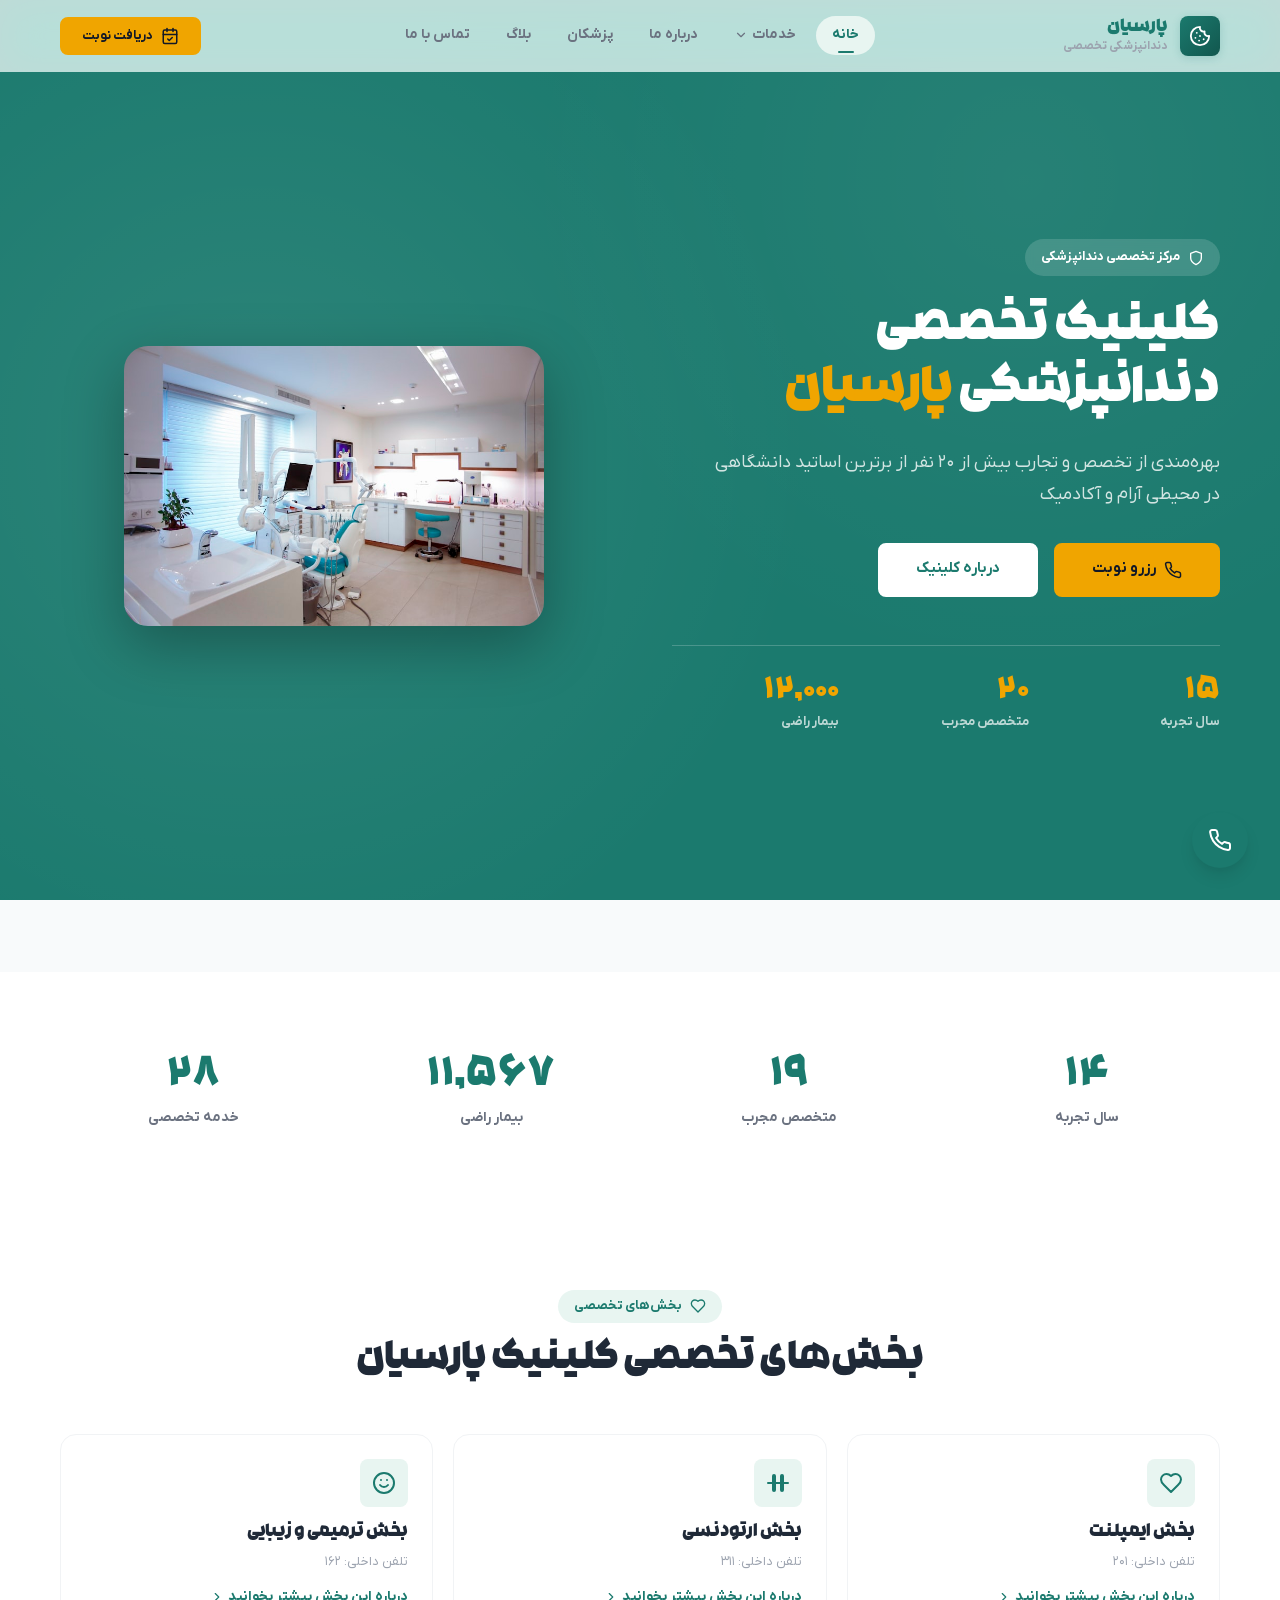
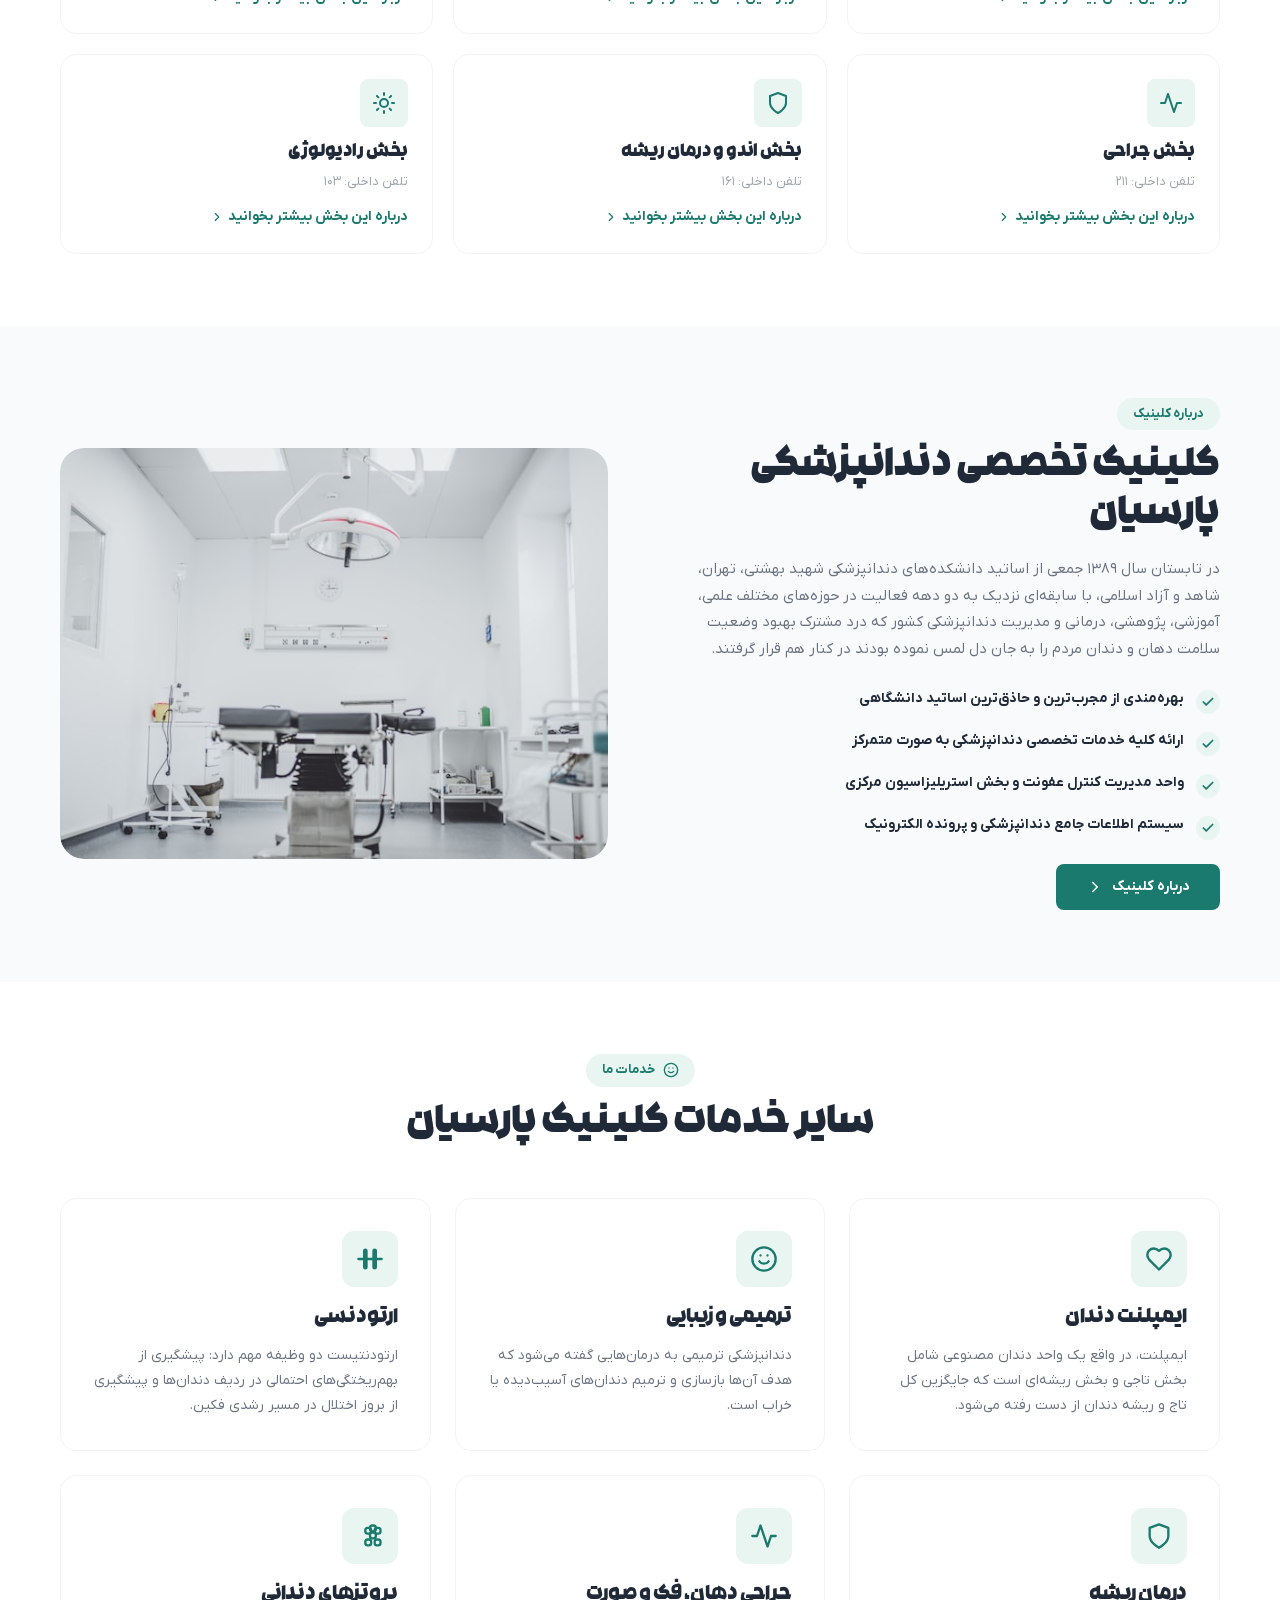
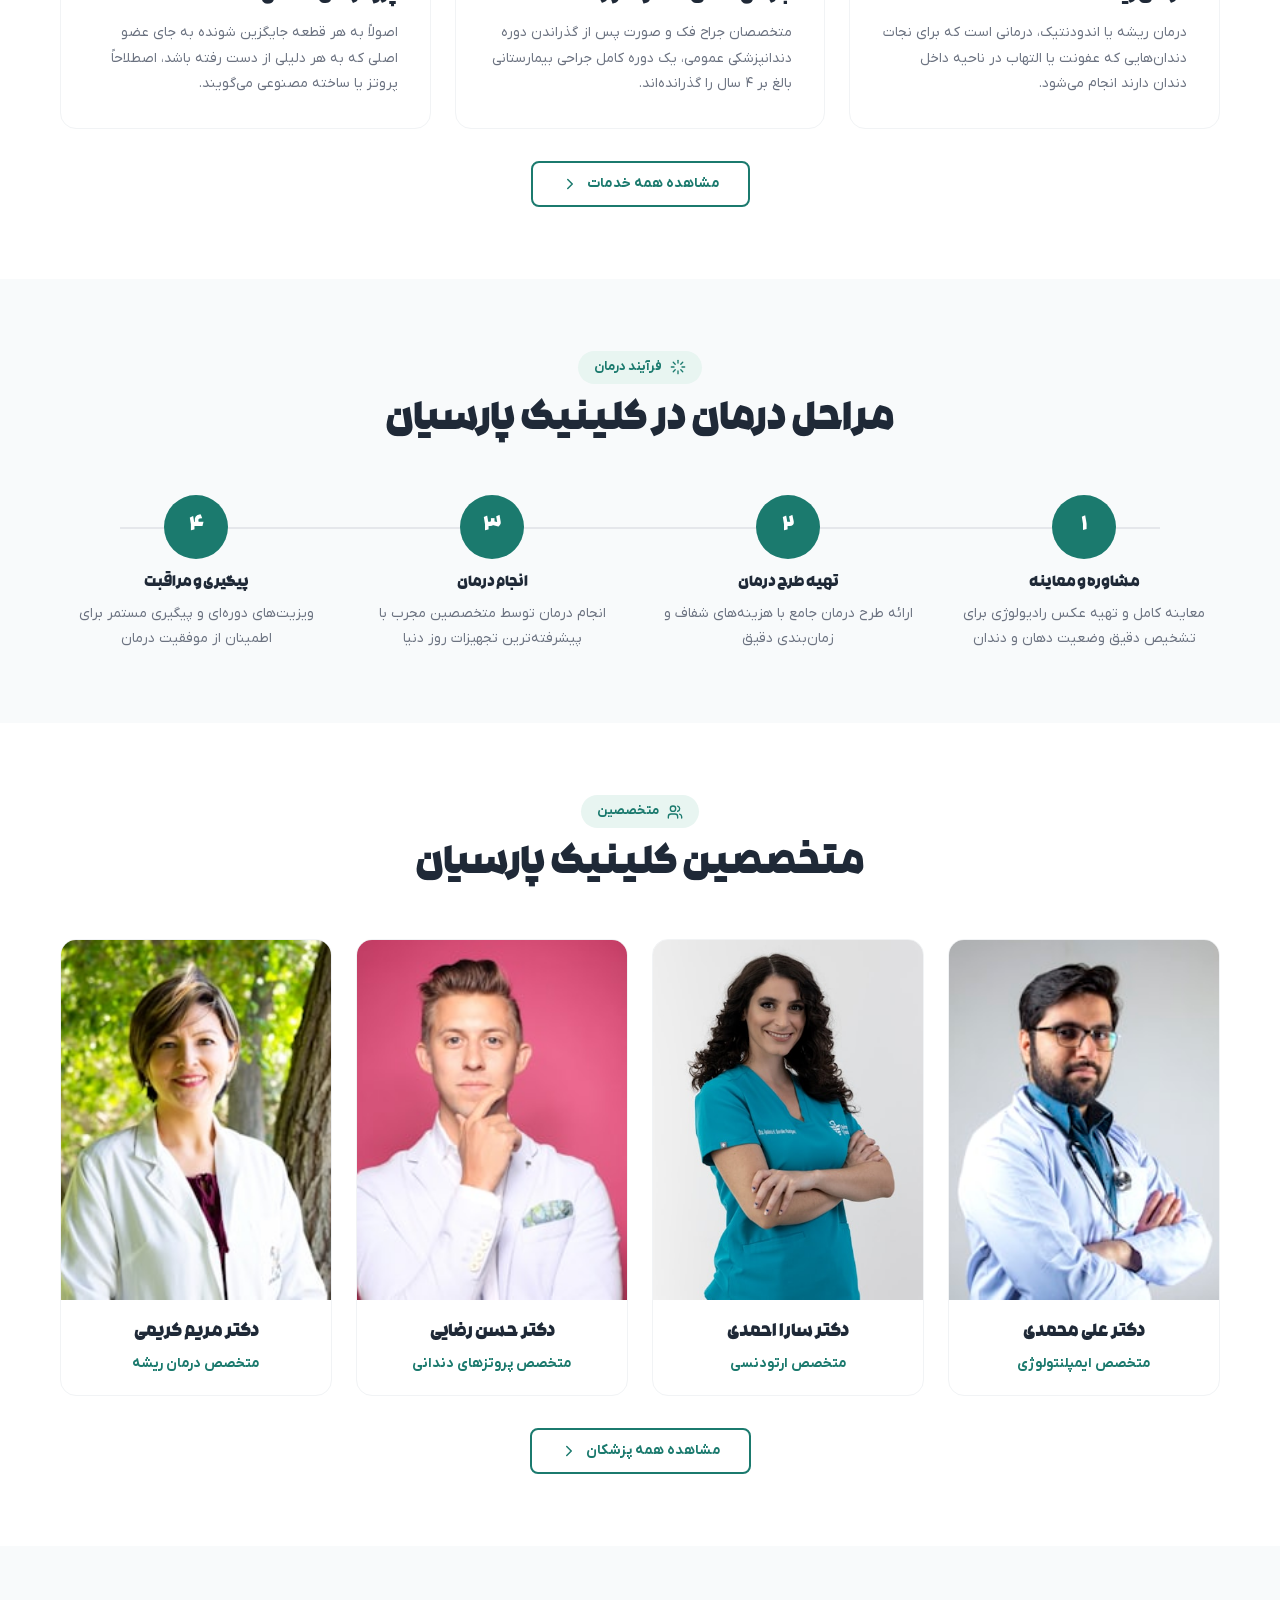
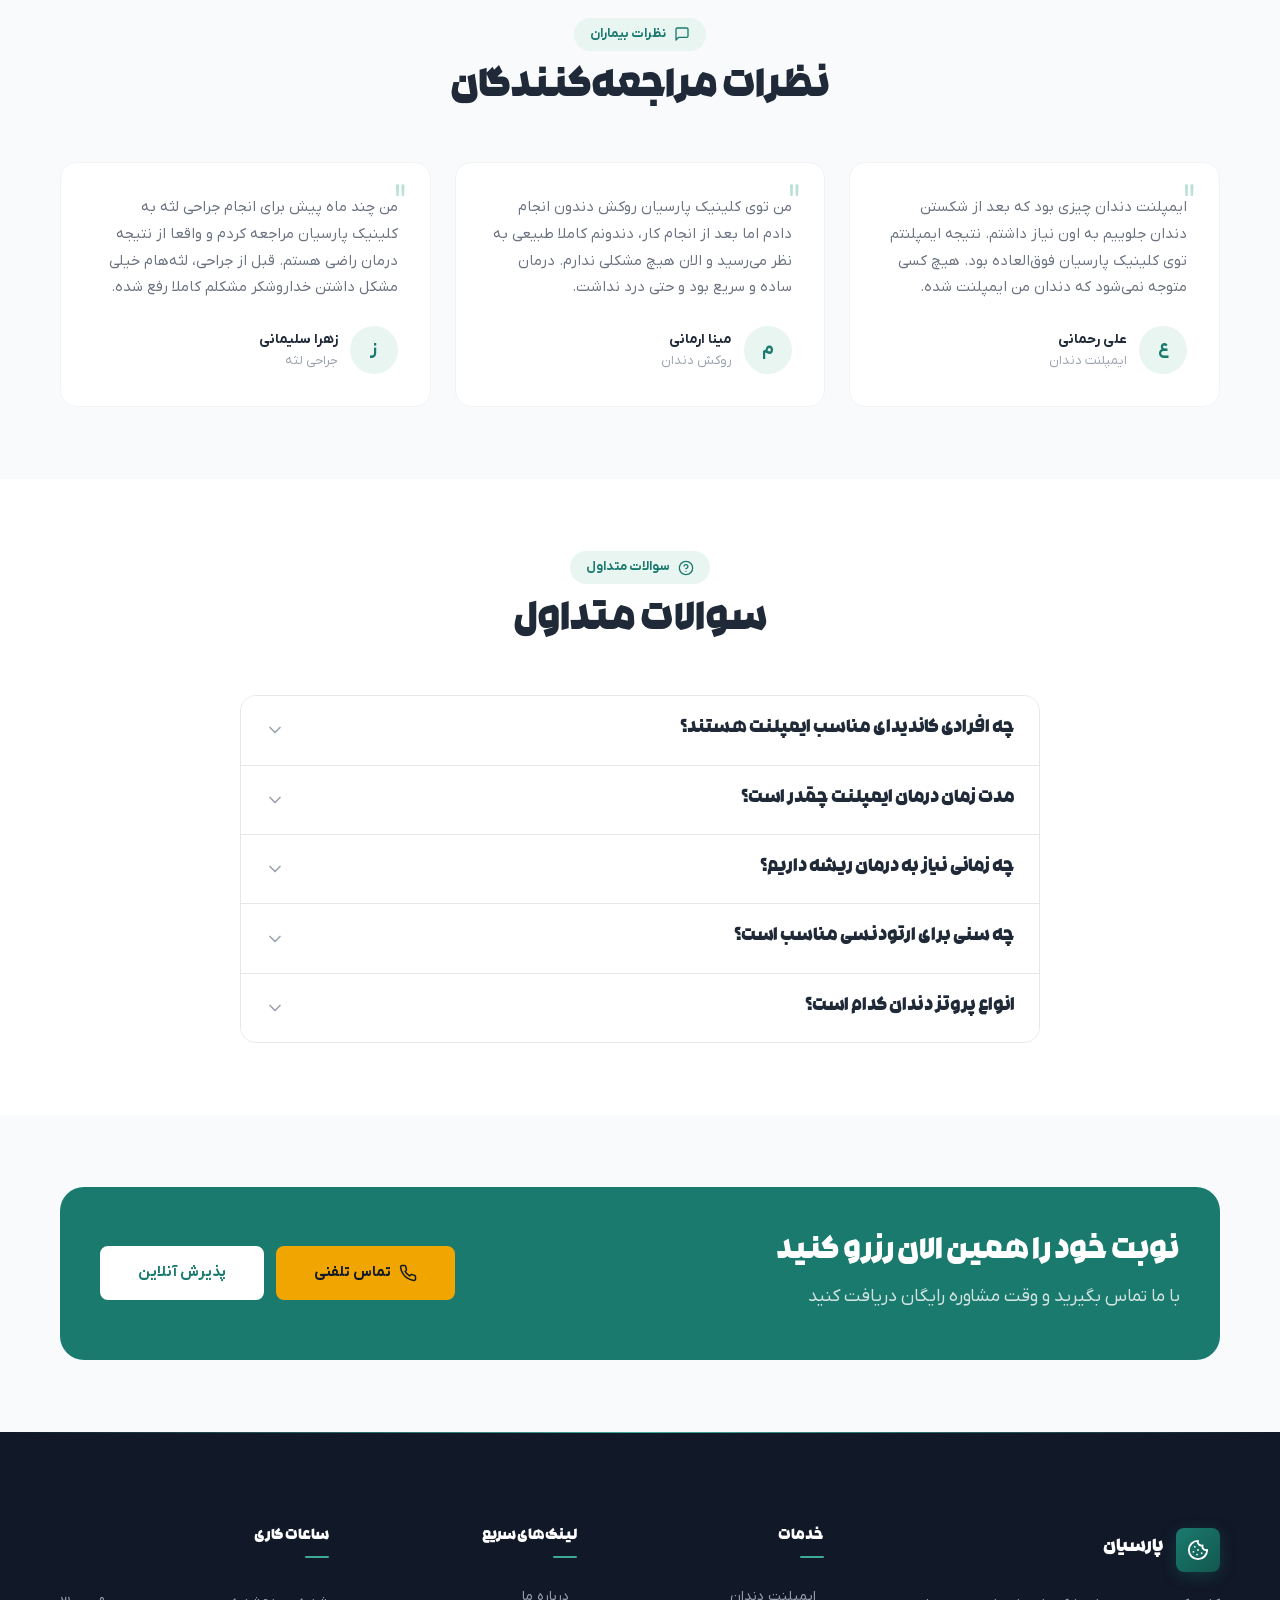
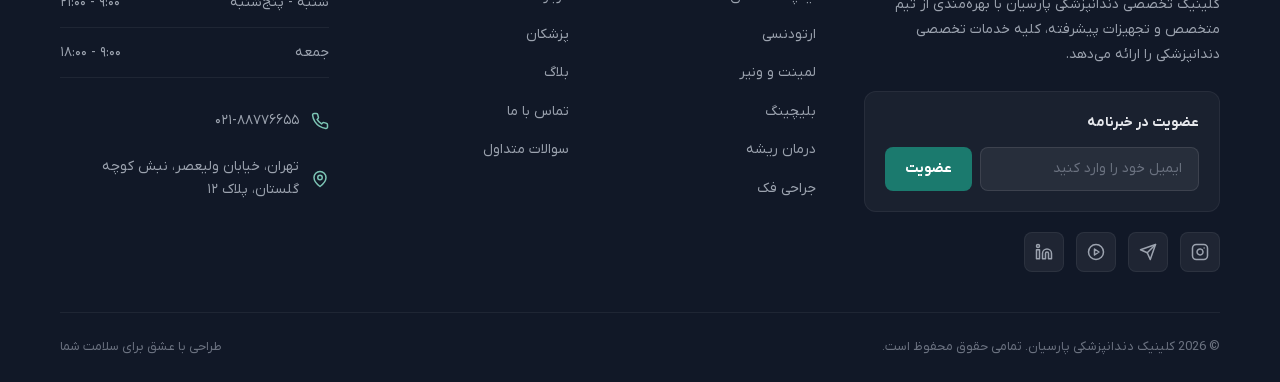
<file: index.html>
﻿<!DOCTYPE html>
<html lang="fa" dir="rtl">
<head>
  <meta charset="UTF-8">
  <meta name="viewport" content="width=device-width, initial-scale=1.0">
  <title>کلینیک دندانپزشکی پارسیان | مرکز تخصصی سلامت دهان و دندان</title>
  <meta name="description" content="کلینیک تخصصی دندانپزشکی پارسیان با بهره‌مندی از تیم متخصص و تجهیزات پیشرفته، کلیه خدمات تخصصی دندانپزشکی را ارائه می‌دهد.">
  <meta name="keywords" content="دندانپزشکی, ایمپلنت, ارتودنسی, لمینت, بلیچینگ, دندانپزشکی زیبایی, تهران, پارسیان">
  <meta name="author" content="کلینیک دندانپزشکی پارسیان">
  <meta name="robots" content="index, follow">
  <meta property="og:type" content="website">
  <meta property="og:title" content="کلینیک دندانپزشکی پارسیان">
  <meta property="og:description" content="مرکز تخصصی سلامت دهان و دندان با بیش از ۱۵ سال تجربه">
  <meta property="og:site_name" content="کلینیک دندانپزشکی پارسیان">
  <meta property="og:locale" content="fa_IR">
  <link rel="icon" type="image/svg+xml" href="assets/favicons/favicon.svg">
  <link rel="stylesheet" href="css/variables.css">
  <link rel="stylesheet" href="css/base.css">
  <link rel="stylesheet" href="css/components.css">
  <link rel="stylesheet" href="css/layout.css">
  <link rel="stylesheet" href="css/pages.css">
  <script type="application/ld+json">
  {
    "@context": "https://schema.org",
    "@type": "MedicalBusiness",
    "name": "کلینیک دندانپزشکی پارسیان",
    "url": "https://parsian-dental.ir",
    "telephone": "+982188776655",
    "address": {
      "@type": "PostalAddress",
      "streetAddress": "خیابان ولیعصر، نبش کوچه گلستان، پلاک ۱۲",
      "addressLocality": "تهران",
      "addressCountry": "IR"
    },
    "aggregateRating": {
      "@type": "AggregateRating",
      "ratingValue": "4.8",
      "reviewCount": "1200"
    }
  }
  </script>
</head>
<body>

  <!-- HEADER -->
  <header class="header" id="header">
    <div class="header__inner container">
      <a href="index.html" class="header__logo">
        <div class="header__logo-icon">
          <svg viewBox="0 0 24 24" fill="none" stroke="currentColor" stroke-width="2" stroke-linecap="round" stroke-linejoin="round"><path d="M12 2a10 10 0 1 0 10 10 4 4 0 0 1-5-5 4 4 0 0 1-5-5"/><path d="M8.5 8.5v.01"/><path d="M16 15.5v.01"/><path d="M12 12v.01"/><path d="M11 17v.01"/><path d="M7 14v.01"/></svg>
        </div>
        <div class="header__logo-text">
          <span>پارسیان</span>
          <span class="header__logo-sub">دندانپزشکی تخصصی</span>
        </div>
      </a>

      <nav class="nav">
        <a href="index.html" class="nav__link active">خانه</a>
        <div class="nav__item">
          <a href="pages/services.html" class="nav__link">
            خدمات
            <svg viewBox="0 0 24 24" fill="none" stroke="currentColor" stroke-width="2" stroke-linecap="round" stroke-linejoin="round"><polyline points="6 9 12 15 18 9"/></svg>
          </a>
          <div class="mega-menu">
            <div class="mega-menu__grid">
              <a href="pages/services.html#implant" class="mega-menu__link">
                <span class="mega-menu__link-icon">
                  <svg viewBox="0 0 24 24" fill="none" stroke="currentColor" stroke-width="2" stroke-linecap="round" stroke-linejoin="round"><path d="M19 14c1.49-1.46 3-3.21 3-5.5A5.5 5.5 0 0 0 16.5 3c-1.76 0-3 .5-4.5 2-1.5-1.5-2.74-2-4.5-2A5.5 5.5 0 0 0 2 8.5c0 2.3 1.5 4.05 3 5.5l7 7Z"/></svg>
                </span>
                <div>
                  <div class="mega-menu__link-title">ایمپلنت دندان</div>
                  <div class="mega-menu__link-desc">جایگزینی دائمی دندان</div>
                </div>
              </a>
              <a href="pages/services.html#veneer" class="mega-menu__link">
                <span class="mega-menu__link-icon">
                  <svg viewBox="0 0 24 24" fill="none" stroke="currentColor" stroke-width="2" stroke-linecap="round" stroke-linejoin="round"><circle cx="12" cy="12" r="10"/><path d="M8 14s1.5 2 4 2 4-2 4-2"/><line x1="9" x2="9.01" y1="9" y2="9"/><line x1="15" x2="15.01" y1="9" y2="9"/></svg>
                </span>
                <div>
                  <div class="mega-menu__link-title">لمینت و ونیر</div>
                  <div class="mega-menu__link-desc">لبخند زیبا با لمینت سرامیکی</div>
                </div>
              </a>
              <a href="pages/services.html#orthodontics" class="mega-menu__link">
                <span class="mega-menu__link-icon">
                  <svg viewBox="0 0 24 24" fill="none" stroke="currentColor" stroke-width="2" stroke-linecap="round" stroke-linejoin="round"><path d="M2 12h20"/><rect x="7" y="4" width="2" height="16" rx="1"/><rect x="15" y="4" width="2" height="16" rx="1"/></svg>
                </span>
                <div>
                  <div class="mega-menu__link-title">ارتودنسی</div>
                  <div class="mega-menu__link-desc">صاف کردن دندان‌ها</div>
                </div>
              </a>
              <a href="pages/services.html#whitening" class="mega-menu__link">
                <span class="mega-menu__link-icon">
                  <svg viewBox="0 0 24 24" fill="none" stroke="currentColor" stroke-width="2" stroke-linecap="round" stroke-linejoin="round"><circle cx="12" cy="12" r="4"/><path d="M12 2v2"/><path d="M12 20v2"/><path d="m4.93 4.93 1.41 1.41"/><path d="m17.66 17.66 1.41 1.41"/><path d="M2 12h2"/><path d="M20 12h2"/><path d="m6.34 17.66-1.41 1.41"/><path d="m19.07 4.93-1.41 1.41"/></svg>
                </span>
                <div>
                  <div class="mega-menu__link-title">بلیچینگ</div>
                  <div class="mega-menu__link-desc">سفید کردن حرفه‌ای دندان‌ها</div>
                </div>
              </a>
              <a href="pages/services.html#root-canal" class="mega-menu__link">
                <span class="mega-menu__link-icon">
                  <svg viewBox="0 0 24 24" fill="none" stroke="currentColor" stroke-width="2" stroke-linecap="round" stroke-linejoin="round"><path d="M12 22s8-4 8-10V5l-8-3-8 3v7c0 6 8 10 8 10"/></svg>
                </span>
                <div>
                  <div class="mega-menu__link-title">درمان ریشه</div>
                  <div class="mega-menu__link-desc">عصب‌کشی با میکروسکوپ</div>
                </div>
              </a>
              <a href="pages/services.html#surgery" class="mega-menu__link">
                <span class="mega-menu__link-icon">
                  <svg viewBox="0 0 24 24" fill="none" stroke="currentColor" stroke-width="2" stroke-linecap="round" stroke-linejoin="round"><path d="M22 12h-4l-3 9L9 3l-3 9H2"/></svg>
                </span>
                <div>
                  <div class="mega-menu__link-title">جراحی فک</div>
                  <div class="mega-menu__link-desc">جراحی تخصصی فک و صورت</div>
                </div>
              </a>
            </div>
          </div>
        </div>
        <a href="pages/about.html" class="nav__link">درباره ما</a>
        <a href="pages/doctors.html" class="nav__link">پزشکان</a>
        <a href="pages/blog.html" class="nav__link">بلاگ</a>
        <a href="pages/contact.html" class="nav__link">تماس با ما</a>
      </nav>

      <div class="flex items-center gap-4">
        <a href="pages/contact.html" class="btn btn--accent btn--sm lg-only">
          <svg viewBox="0 0 24 24" fill="none" stroke="currentColor" stroke-width="2" stroke-linecap="round" stroke-linejoin="round"><path d="M8 2v4"/><path d="M16 2v4"/><rect width="18" height="18" x="3" y="4" rx="2"/><path d="M3 10h18"/><path d="m9 16 2 2 4-4"/></svg>
          دریافت نوبت
        </a>
        <button class="mobile-toggle" aria-label="منوی موبایل">
          <div class="hamburger">
            <span></span>
            <span></span>
            <span></span>
          </div>
        </button>
      </div>
    </div>
  </header>

  <!-- Mobile Menu -->
  <div class="mobile-menu" id="mobileMenu">
    <a href="index.html" class="mobile-menu__link">خانه</a>
    <div class="mobile-menu__dropdown">
      <a href="pages/services.html" class="mobile-menu__link mobile-menu__link--has-sub">
        خدمات
        <svg viewBox="0 0 24 24" fill="none" stroke="currentColor" stroke-width="2" stroke-linecap="round" stroke-linejoin="round"><polyline points="6 9 12 15 18 9"/></svg>
      </a>
      <div class="mobile-menu__submenu">
        <a href="pages/services.html#implant" class="mega-menu__link">ایمپلنت دندان</a>
        <a href="pages/services.html#veneer" class="mega-menu__link">لمینت و ونیر</a>
        <a href="pages/services.html#orthodontics" class="mega-menu__link">ارتودنسی</a>
        <a href="pages/services.html#whitening" class="mega-menu__link">بلیچینگ</a>
        <a href="pages/services.html#root-canal" class="mega-menu__link">درمان ریشه</a>
        <a href="pages/services.html#surgery" class="mega-menu__link">جراحی فک</a>
      </div>
    </div>
    <a href="pages/about.html" class="mobile-menu__link">درباره ما</a>
    <a href="pages/doctors.html" class="mobile-menu__link">پزشکان</a>
    <a href="pages/blog.html" class="mobile-menu__link">بلاگ</a>
    <a href="pages/contact.html" class="mobile-menu__link">تماس با ما</a>
    <div class="mobile-menu__cta">
      <a href="pages/contact.html" class="btn btn--accent btn--lg w-full">دریافت نوبت</a>
      <a href="tel:+982188776655" class="btn btn--outline btn--lg w-full">
        <svg viewBox="0 0 24 24" fill="none" stroke="currentColor" stroke-width="2" stroke-linecap="round" stroke-linejoin="round"><path d="M22 16.92v3a2 2 0 0 1-2.18 2 19.79 19.79 0 0 1-8.63-3.07 19.5 19.5 0 0 1-6-6 19.79 19.79 0 0 1-3.07-8.67A2 2 0 0 1 4.11 2h3a2 2 0 0 1 2 1.72c.127.96.361 1.903.7 2.81a2 2 0 0 1-.45 2.11L8.09 9.91a16 16 0 0 0 6 6l1.27-1.27a2 2 0 0 1 2.11-.45c.907.339 1.85.573 2.81.7A2 2 0 0 1 22 16.92Z"/></svg>
        ۰۲۱-۸۸۷۷۶۶۵۵
      </a>
    </div>
  </div>

  <!-- HERO -->
  <section class="hero">
    <div class="hero__inner container">
      <div class="hero__content reveal">
        <div class="hero__badge">
          <svg width="16" height="16" viewBox="0 0 24 24" fill="none" stroke="currentColor" stroke-width="2" stroke-linecap="round" stroke-linejoin="round"><path d="M12 22s8-4 8-10V5l-8-3-8 3v7c0 6 8 10 8 10"/></svg>
          مرکز تخصصی دندانپزشکی
        </div>
        <h1 class="hero__title">کلینیک تخصصی<br>دندانپزشکی <span>پارسیان</span></h1>
        <p class="hero__text">بهره‌مندی از تخصص و تجارب بیش از ۲۰ نفر از برترین اساتید دانشگاهی در محیطی آرام و آکادمیک</p>
        <div class="hero__actions">
          <a href="tel:+982188776655" class="btn btn--accent btn--lg">
            <svg viewBox="0 0 24 24" fill="none" stroke="currentColor" stroke-width="2" stroke-linecap="round" stroke-linejoin="round"><path d="M22 16.92v3a2 2 0 0 1-2.18 2 19.79 19.79 0 0 1-8.63-3.07 19.5 19.5 0 0 1-6-6 19.79 19.79 0 0 1-3.07-8.67A2 2 0 0 1 4.11 2h3a2 2 0 0 1 2 1.72c.127.96.361 1.903.7 2.81a2 2 0 0 1-.45 2.11L8.09 9.91a16 16 0 0 0 6 6l1.27-1.27a2 2 0 0 1 2.11-.45c.907.339 1.85.573 2.81.7A2 2 0 0 1 22 16.92Z"/></svg>
            رزرو نوبت
          </a>
          <a href="pages/about.html" class="btn btn--white btn--lg">درباره کلینیک</a>
        </div>
        <div class="hero__stats">
          <div>
            <div class="hero__stat-number" data-count="15">۰</div>
            <div class="hero__stat-label">سال تجربه</div>
          </div>
          <div>
            <div class="hero__stat-number" data-count="20">۰</div>
            <div class="hero__stat-label">متخصص مجرب</div>
          </div>
          <div>
            <div class="hero__stat-number" data-count="12000">۰</div>
            <div class="hero__stat-label">بیمار راضی</div>
          </div>
        </div>
      </div>
      <div class="hero__image reveal reveal-delay-2">
        <img src="assets/images/hero/hero-clinic.jpg" alt="کلینیک دندانپزشکی پارسیان" loading="lazy" style="max-width:420px;width:100%;border-radius:24px;box-shadow:0 20px 60px rgba(0,0,0,0.3);">
      </div>
    </div>
  </section>

  <div class="header-spacer"></div>

  <!-- STATS BAR -->
  <section class="section--sm bg-white">
    <div class="container">
      <div class="stats-bar reveal">
        <div class="stat-item">
          <div class="stat-item__number" data-count="15">۰</div>
          <div class="stat-item__label">سال تجربه</div>
        </div>
        <div class="stat-item">
          <div class="stat-item__number" data-count="20">۰</div>
          <div class="stat-item__label">متخصص مجرب</div>
        </div>
        <div class="stat-item">
          <div class="stat-item__number" data-count="12000">۰</div>
          <div class="stat-item__label">بیمار راضی</div>
        </div>
        <div class="stat-item">
          <div class="stat-item__number" data-count="30">۰</div>
          <div class="stat-item__label">خدمه تخصصی</div>
        </div>
      </div>
    </div>
  </section>

  <!-- DEPARTMENTS -->
  <section class="section bg-white" id="departments">
    <div class="container">
      <div class="section-header reveal">
        <div class="section-header__eyebrow">
          <svg width="16" height="16" viewBox="0 0 24 24" fill="none" stroke="currentColor" stroke-width="2" stroke-linecap="round" stroke-linejoin="round"><path d="M19 14c1.49-1.46 3-3.21 3-5.5A5.5 5.5 0 0 0 16.5 3c-1.76 0-3 .5-4.5 2-1.5-1.5-2.74-2-4.5-2A5.5 5.5 0 0 0 2 8.5c0 2.3 1.5 4.05 3 5.5l7 7Z"/></svg>
          بخش‌های تخصصی
        </div>
        <h2 class="section-header__title">بخش‌های تخصصی کلینیک پارسیان</h2>
      </div>
      <div class="dept-grid">
        <div class="dept-card reveal">
          <div class="dept-card__icon">
            <svg viewBox="0 0 24 24" fill="none" stroke="currentColor" stroke-width="2" stroke-linecap="round" stroke-linejoin="round"><path d="M19 14c1.49-1.46 3-3.21 3-5.5A5.5 5.5 0 0 0 16.5 3c-1.76 0-3 .5-4.5 2-1.5-1.5-2.74-2-4.5-2A5.5 5.5 0 0 0 2 8.5c0 2.3 1.5 4.05 3 5.5l7 7Z"/></svg>
          </div>
          <h3 class="dept-card__title">بخش ایمپلنت</h3>
          <div class="dept-card__ext">تلفن داخلی: ۲۰۱</div>
          <a href="pages/services.html#implant" class="dept-card__link">درباره این بخش بیشتر بخوانید <svg viewBox="0 0 24 24" fill="none" stroke="currentColor" stroke-width="2" stroke-linecap="round" stroke-linejoin="round"><path d="m9 18 6-6-6-6"/></svg></a>
        </div>
        <div class="dept-card reveal reveal-delay-1">
          <div class="dept-card__icon">
            <svg viewBox="0 0 24 24" fill="none" stroke="currentColor" stroke-width="2" stroke-linecap="round" stroke-linejoin="round"><path d="M2 12h20"/><rect x="7" y="4" width="2" height="16" rx="1"/><rect x="15" y="4" width="2" height="16" rx="1"/></svg>
          </div>
          <h3 class="dept-card__title">بخش ارتودنسی</h3>
          <div class="dept-card__ext">تلفن داخلی: ۳۱۱</div>
          <a href="pages/services.html#orthodontics" class="dept-card__link">درباره این بخش بیشتر بخوانید <svg viewBox="0 0 24 24" fill="none" stroke="currentColor" stroke-width="2" stroke-linecap="round" stroke-linejoin="round"><path d="m9 18 6-6-6-6"/></svg></a>
        </div>
        <div class="dept-card reveal reveal-delay-2">
          <div class="dept-card__icon">
            <svg viewBox="0 0 24 24" fill="none" stroke="currentColor" stroke-width="2" stroke-linecap="round" stroke-linejoin="round"><circle cx="12" cy="12" r="10"/><path d="M8 14s1.5 2 4 2 4-2 4-2"/><line x1="9" x2="9.01" y1="9" y2="9"/><line x1="15" x2="15.01" y1="9" y2="9"/></svg>
          </div>
          <h3 class="dept-card__title">بخش ترمیمی و زیبایی</h3>
          <div class="dept-card__ext">تلفن داخلی: ۱۶۲</div>
          <a href="pages/services.html#veneer" class="dept-card__link">درباره این بخش بیشتر بخوانید <svg viewBox="0 0 24 24" fill="none" stroke="currentColor" stroke-width="2" stroke-linecap="round" stroke-linejoin="round"><path d="m9 18 6-6-6-6"/></svg></a>
        </div>
        <div class="dept-card reveal">
          <div class="dept-card__icon">
            <svg viewBox="0 0 24 24" fill="none" stroke="currentColor" stroke-width="2" stroke-linecap="round" stroke-linejoin="round"><path d="M22 12h-4l-3 9L9 3l-3 9H2"/></svg>
          </div>
          <h3 class="dept-card__title">بخش جراحی</h3>
          <div class="dept-card__ext">تلفن داخلی: ۲۱۱</div>
          <a href="pages/services.html#surgery" class="dept-card__link">درباره این بخش بیشتر بخوانید <svg viewBox="0 0 24 24" fill="none" stroke="currentColor" stroke-width="2" stroke-linecap="round" stroke-linejoin="round"><path d="m9 18 6-6-6-6"/></svg></a>
        </div>
        <div class="dept-card reveal reveal-delay-1">
          <div class="dept-card__icon">
            <svg viewBox="0 0 24 24" fill="none" stroke="currentColor" stroke-width="2" stroke-linecap="round" stroke-linejoin="round"><path d="M12 22s8-4 8-10V5l-8-3-8 3v7c0 6 8 10 8 10"/></svg>
          </div>
          <h3 class="dept-card__title">بخش اندو و درمان ریشه</h3>
          <div class="dept-card__ext">تلفن داخلی: ۱۶۱</div>
          <a href="pages/services.html#root-canal" class="dept-card__link">درباره این بخش بیشتر بخوانید <svg viewBox="0 0 24 24" fill="none" stroke="currentColor" stroke-width="2" stroke-linecap="round" stroke-linejoin="round"><path d="m9 18 6-6-6-6"/></svg></a>
        </div>
        <div class="dept-card reveal reveal-delay-2">
          <div class="dept-card__icon">
            <svg viewBox="0 0 24 24" fill="none" stroke="currentColor" stroke-width="2" stroke-linecap="round" stroke-linejoin="round"><circle cx="12" cy="12" r="4"/><path d="M12 2v2"/><path d="M12 20v2"/><path d="m4.93 4.93 1.41 1.41"/><path d="m17.66 17.66 1.41 1.41"/><path d="M2 12h2"/><path d="M20 12h2"/><path d="m6.34 17.66-1.41 1.41"/><path d="m19.07 4.93-1.41 1.41"/></svg>
          </div>
          <h3 class="dept-card__title">بخش رادیولوژی</h3>
          <div class="dept-card__ext">تلفن داخلی: ۱۰۳</div>
          <a href="pages/services.html" class="dept-card__link">درباره این بخش بیشتر بخوانید <svg viewBox="0 0 24 24" fill="none" stroke="currentColor" stroke-width="2" stroke-linecap="round" stroke-linejoin="round"><path d="m9 18 6-6-6-6"/></svg></a>
        </div>
      </div>
    </div>
  </section>

  <!-- ABOUT -->
  <section class="section" id="about">
    <div class="container">
      <div class="about-row">
        <div class="about-row__content reveal">
          <div class="about-row__eyebrow">درباره کلینیک</div>
          <h2 class="about-row__title">کلینیک تخصصی دندانپزشکی پارسیان</h2>
          <p class="about-row__text">در تابستان سال ۱۳۸۹ جمعی از اساتید دانشکده‌های دندانپزشکی شهید بهشتی، تهران، شاهد و آزاد اسلامی، با سابقه‌ای نزدیک به دو دهه فعالیت در حوزه‌های مختلف علمی، آموزشی، پژوهشی، درمانی و مدیریت دندانپزشکی کشور که درد مشترک بهبود وضعیت سلامت دهان و دندان مردم را به جان دل لمس نموده بودند در کنار هم قرار گرفتند.</p>
          <div class="about-row__features">
            <div class="about-feature">
              <div class="about-feature__check"><svg viewBox="0 0 24 24" fill="none" stroke="currentColor" stroke-width="3" stroke-linecap="round" stroke-linejoin="round"><polyline points="20 6 9 17 4 12"/></svg></div>
              <div class="about-feature__text">بهره‌مندی از مجرب‌ترین و حاذق‌ترین اساتید دانشگاهی</div>
            </div>
            <div class="about-feature">
              <div class="about-feature__check"><svg viewBox="0 0 24 24" fill="none" stroke="currentColor" stroke-width="3" stroke-linecap="round" stroke-linejoin="round"><polyline points="20 6 9 17 4 12"/></svg></div>
              <div class="about-feature__text">ارائه کلیه خدمات تخصصی دندانپزشکی به صورت متمرکز</div>
            </div>
            <div class="about-feature">
              <div class="about-feature__check"><svg viewBox="0 0 24 24" fill="none" stroke="currentColor" stroke-width="3" stroke-linecap="round" stroke-linejoin="round"><polyline points="20 6 9 17 4 12"/></svg></div>
              <div class="about-feature__text">واحد مدیریت کنترل عفونت و بخش استریلیزاسیون مرکزی</div>
            </div>
            <div class="about-feature">
              <div class="about-feature__check"><svg viewBox="0 0 24 24" fill="none" stroke="currentColor" stroke-width="3" stroke-linecap="round" stroke-linejoin="round"><polyline points="20 6 9 17 4 12"/></svg></div>
              <div class="about-feature__text">سیستم اطلاعات جامع دندانپزشکی و پرونده الکترونیک</div>
            </div>
          </div>
          <a href="pages/about.html" class="btn btn--primary">
            درباره کلینیک
            <svg viewBox="0 0 24 24" fill="none" stroke="currentColor" stroke-width="2" stroke-linecap="round" stroke-linejoin="round"><path d="m9 18 6-6-6-6"/></svg>
          </a>
        </div>
        <div class="about-row__image reveal reveal-delay-2">
          <img src="assets/images/about-clinic.jpg" alt="کلینیک تخصصی دندانپزشکی پارسیان" loading="lazy" style="width:100%;height:100%;border-radius:24px;object-fit:cover;">
        </div>
      </div>
    </div>
  </section>

  <!-- SERVICES -->
  <section class="section bg-white" id="services">
    <div class="container">
      <div class="section-header reveal">
        <div class="section-header__eyebrow">
          <svg width="16" height="16" viewBox="0 0 24 24" fill="none" stroke="currentColor" stroke-width="2" stroke-linecap="round" stroke-linejoin="round"><circle cx="12" cy="12" r="10"/><path d="M8 14s1.5 2 4 2 4-2 4-2"/><line x1="9" x2="9.01" y1="9" y2="9"/><line x1="15" x2="15.01" y1="9" y2="9"/></svg>
          خدمات ما
        </div>
        <h2 class="section-header__title">سایر خدمات کلینیک پارسیان</h2>
      </div>
      <div class="services-grid">
        <a href="pages/services.html#implant" class="service-card reveal">
          <div class="service-card__icon">
            <svg viewBox="0 0 24 24" fill="none" stroke="currentColor" stroke-width="2" stroke-linecap="round" stroke-linejoin="round"><path d="M19 14c1.49-1.46 3-3.21 3-5.5A5.5 5.5 0 0 0 16.5 3c-1.76 0-3 .5-4.5 2-1.5-1.5-2.74-2-4.5-2A5.5 5.5 0 0 0 2 8.5c0 2.3 1.5 4.05 3 5.5l7 7Z"/></svg>
          </div>
          <h3 class="service-card__title">ایمپلنت دندان</h3>
          <p class="service-card__text">ایمپلنت، در واقع یک واحد دندان مصنوعی شامل بخش تاجی و بخش ریشه‌ای است که جایگزین کل تاج و ریشه دندان از دست رفته می‌شود.</p>
        </a>
        <a href="pages/services.html#veneer" class="service-card reveal reveal-delay-1">
          <div class="service-card__icon">
            <svg viewBox="0 0 24 24" fill="none" stroke="currentColor" stroke-width="2" stroke-linecap="round" stroke-linejoin="round"><circle cx="12" cy="12" r="10"/><path d="M8 14s1.5 2 4 2 4-2 4-2"/><line x1="9" x2="9.01" y1="9" y2="9"/><line x1="15" x2="15.01" y1="9" y2="9"/></svg>
          </div>
          <h3 class="service-card__title">ترمیمی و زیبایی</h3>
          <p class="service-card__text">دندانپزشکی ترمیمی به درمان‌هایی گفته می‌شود که هدف آن‌ها بازسازی و ترمیم دندان‌های آسیب‌دیده یا خراب است.</p>
        </a>
        <a href="pages/services.html#orthodontics" class="service-card reveal reveal-delay-2">
          <div class="service-card__icon">
            <svg viewBox="0 0 24 24" fill="none" stroke="currentColor" stroke-width="2" stroke-linecap="round" stroke-linejoin="round"><path d="M2 12h20"/><rect x="7" y="4" width="2" height="16" rx="1"/><rect x="15" y="4" width="2" height="16" rx="1"/></svg>
          </div>
          <h3 class="service-card__title">ارتودنسی</h3>
          <p class="service-card__text">ارتودنتیست دو وظیفه مهم دارد: پیشگیری از بهم‌ریختگی‌های احتمالی در ردیف دندان‌ها و پیشگیری از بروز اختلال در مسیر رشدی فکین.</p>
        </a>
        <a href="pages/services.html#root-canal" class="service-card reveal">
          <div class="service-card__icon">
            <svg viewBox="0 0 24 24" fill="none" stroke="currentColor" stroke-width="2" stroke-linecap="round" stroke-linejoin="round"><path d="M12 22s8-4 8-10V5l-8-3-8 3v7c0 6 8 10 8 10"/></svg>
          </div>
          <h3 class="service-card__title">درمان ریشه</h3>
          <p class="service-card__text">درمان ریشه یا اندودنتیک، درمانی است که برای نجات دندان‌هایی که عفونت یا التهاب در ناحیه داخل دندان دارند انجام می‌شود.</p>
        </a>
        <a href="pages/services.html#surgery" class="service-card reveal reveal-delay-1">
          <div class="service-card__icon">
            <svg viewBox="0 0 24 24" fill="none" stroke="currentColor" stroke-width="2" stroke-linecap="round" stroke-linejoin="round"><path d="M22 12h-4l-3 9L9 3l-3 9H2"/></svg>
          </div>
          <h3 class="service-card__title">جراحی دهان، فک و صورت</h3>
          <p class="service-card__text">متخصصان جراح فک و صورت پس از گذراندن دوره دندانپزشکی عمومی، یک دوره کامل جراحی بیمارستانی بالغ بر ۴ سال را گذرانده‌اند.</p>
        </a>
        <a href="pages/services.html#prosthodontics" class="service-card reveal reveal-delay-2">
          <div class="service-card__icon">
            <svg viewBox="0 0 24 24" fill="none" stroke="currentColor" stroke-width="2" stroke-linecap="round" stroke-linejoin="round"><path d="M12 5a2 2 0 0 1 2-2h1a2 2 0 0 1 2 2v1a2 2 0 0 1-2 2h-1a2 2 0 0 1-2-2V5Z"/><path d="M8 7a2 2 0 0 1 2-2h1a2 2 0 0 1 2 2v1a2 2 0 0 1-2 2h-1a2 2 0 0 1-2-2V7Z"/><path d="M16 7a2 2 0 0 1 2-2h1a2 2 0 0 1 2 2v1a2 2 0 0 1-2 2h-1a2 2 0 0 1-2-2V7Z"/><path d="M8 17a2 2 0 0 1 2-2h1a2 2 0 0 1 2 2v1a2 2 0 0 1-2 2h-1a2 2 0 0 1-2-2v-1Z"/><path d="M16 17a2 2 0 0 1 2-2h1a2 2 0 0 1 2 2v1a2 2 0 0 1-2 2h-1a2 2 0 0 1-2-2v-1Z"/><path d="M12 11a2 2 0 0 1 2-2h1a2 2 0 0 1 2 2v1a2 2 0 0 1-2 2h-1a2 2 0 0 1-2-2v-1Z"/></svg>
          </div>
          <h3 class="service-card__title">پروتزهای دندانی</h3>
          <p class="service-card__text">اصولاً به هر قطعه جایگزین شونده به جای عضو اصلی که به هر دلیلی از دست رفته باشد، اصطلاحاً پروتز یا ساخته مصنوعی می‌گویند.</p>
        </a>
      </div>
      <div class="text-center" style="margin-top:var(--sp-8);">
        <a href="pages/services.html" class="btn btn--outline">مشاهده همه خدمات <svg width="16" height="16" viewBox="0 0 24 24" fill="none" stroke="currentColor" stroke-width="2" stroke-linecap="round" stroke-linejoin="round"><path d="m9 18 6-6-6-6"/></svg></a>
      </div>
    </div>
  </section>

  <!-- PROCESS -->
  <section class="section" id="process">
    <div class="container">
      <div class="section-header reveal">
        <div class="section-header__eyebrow">
          <svg width="16" height="16" viewBox="0 0 24 24" fill="none" stroke="currentColor" stroke-width="2" stroke-linecap="round" stroke-linejoin="round"><path d="M12 2v4"/><path d="m16.2 7.8 2.9-2.9"/><path d="M18 12h4"/><path d="m16.2 16.2 2.9 2.9"/><path d="M12 18v4"/><path d="m4.9 19.1 2.9-2.9"/><path d="M2 12h4"/><path d="m4.9 4.9 2.9 2.9"/></svg>
          فرآیند درمان
        </div>
        <h2 class="section-header__title">مراحل درمان در کلینیک پارسیان</h2>
      </div>
      <div class="process-steps">
        <div class="process-step reveal">
          <div class="process-step__number">۱</div>
          <h3 class="process-step__title">مشاوره و معاینه</h3>
          <p class="process-step__text">معاینه کامل و تهیه عکس رادیولوژی برای تشخیص دقیق وضعیت دهان و دندان</p>
        </div>
        <div class="process-step reveal reveal-delay-1">
          <div class="process-step__number">۲</div>
          <h3 class="process-step__title">تهیه طرح درمان</h3>
          <p class="process-step__text">ارائه طرح درمان جامع با هزینه‌های شفاف و زمان‌بندی دقیق</p>
        </div>
        <div class="process-step reveal reveal-delay-2">
          <div class="process-step__number">۳</div>
          <h3 class="process-step__title">انجام درمان</h3>
          <p class="process-step__text">انجام درمان توسط متخصصین مجرب با پیشرفته‌ترین تجهیزات روز دنیا</p>
        </div>
        <div class="process-step reveal reveal-delay-3">
          <div class="process-step__number">۴</div>
          <h3 class="process-step__title">پیگیری و مراقبت</h3>
          <p class="process-step__text">ویزیت‌های دوره‌ای و پیگیری مستمر برای اطمینان از موفقیت درمان</p>
        </div>
      </div>
    </div>
  </section>

  <!-- DOCTORS -->
  <section class="section bg-white" id="doctors">
    <div class="container">
      <div class="section-header reveal">
        <div class="section-header__eyebrow">
          <svg width="16" height="16" viewBox="0 0 24 24" fill="none" stroke="currentColor" stroke-width="2" stroke-linecap="round" stroke-linejoin="round"><path d="M16 21v-2a4 4 0 0 0-4-4H6a4 4 0 0 0-4 4v2"/><circle cx="9" cy="7" r="4"/><path d="M22 21v-2a4 4 0 0 0-3-3.87"/><path d="M16 3.13a4 4 0 0 1 0 7.75"/></svg>
          متخصصین
        </div>
        <h2 class="section-header__title">متخصصین کلینیک پارسیان</h2>
      </div>
      <div class="doctors-grid">
        <div class="doctor-card reveal">
          <div class="doctor-card__image">
            <img src="assets/images/doctors/doctor-1.jpg" alt="دکتر علی محمدی" loading="lazy" style="width:100%;height:100%;object-fit:cover;">
          </div>
          <div class="doctor-card__body">
            <div class="doctor-card__name">دکتر علی محمدی</div>
            <div class="doctor-card__specialty">متخصص ایمپلنتولوژی</div>
          </div>
        </div>
        <div class="doctor-card reveal reveal-delay-1">
          <div class="doctor-card__image">
            <img src="assets/images/doctors/doctor-2.jpg" alt="دکتر سارا احمدی" loading="lazy" style="width:100%;height:100%;object-fit:cover;">
          </div>
          <div class="doctor-card__body">
            <div class="doctor-card__name">دکتر سارا احمدی</div>
            <div class="doctor-card__specialty">متخصص ارتودنسی</div>
          </div>
        </div>
        <div class="doctor-card reveal reveal-delay-2">
          <div class="doctor-card__image">
            <img src="assets/images/doctors/doctor-3.jpg" alt="دکتر حسن رضایی" loading="lazy" style="width:100%;height:100%;object-fit:cover;">
          </div>
          <div class="doctor-card__body">
            <div class="doctor-card__name">دکتر حسن رضایی</div>
            <div class="doctor-card__specialty">متخصص پروتزهای دندانی</div>
          </div>
        </div>
        <div class="doctor-card reveal reveal-delay-3">
          <div class="doctor-card__image">
            <img src="assets/images/doctors/doctor-4.jpg" alt="دکتر مریم کریمی" loading="lazy" style="width:100%;height:100%;object-fit:cover;">
          </div>
          <div class="doctor-card__body">
            <div class="doctor-card__name">دکتر مریم کریمی</div>
            <div class="doctor-card__specialty">متخصص درمان ریشه</div>
          </div>
        </div>
      </div>
      <div class="text-center" style="margin-top:var(--sp-8);">
        <a href="pages/doctors.html" class="btn btn--outline">مشاهده همه پزشکان <svg width="16" height="16" viewBox="0 0 24 24" fill="none" stroke="currentColor" stroke-width="2" stroke-linecap="round" stroke-linejoin="round"><path d="m9 18 6-6-6-6"/></svg></a>
      </div>
    </div>
  </section>

  <!-- TESTIMONIALS -->
  <section class="section" id="testimonials">
    <div class="container">
      <div class="section-header reveal">
        <div class="section-header__eyebrow">
          <svg width="16" height="16" viewBox="0 0 24 24" fill="none" stroke="currentColor" stroke-width="2" stroke-linecap="round" stroke-linejoin="round"><path d="M21 15a2 2 0 0 1-2 2H7l-4 4V5a2 2 0 0 1 2-2h14a2 2 0 0 1 2 2z"/></svg>
          نظرات بیماران
        </div>
        <h2 class="section-header__title">نظرات مراجعه‌کنندگان</h2>
      </div>
      <div class="testimonials-grid">
        <div class="testimonial-card reveal">
          <div class="testimonial-card__quote">"</div>
          <p class="testimonial-card__text">ایمپلنت دندان چیزی بود که بعد از شکستن دندان جلوییم به اون نیاز داشتم. نتیجه ایمپلنتم توی کلینیک پارسیان فوق‌العاده بود. هیچ کسی متوجه نمی‌شود که دندان من ایمپلنت شده.</p>
          <div class="testimonial-card__author">
            <div class="testimonial-card__avatar">ع</div>
            <div>
              <div class="testimonial-card__name">علی رحمانی</div>
              <div class="testimonial-card__role">ایمپلنت دندان</div>
            </div>
          </div>
        </div>
        <div class="testimonial-card reveal reveal-delay-1">
          <div class="testimonial-card__quote">"</div>
          <p class="testimonial-card__text">من توی کلینیک پارسیان روکش دندون انجام دادم اما بعد از انجام کار، دندونم کاملا طبیعی به نظر می‌رسید و الان هیچ مشکلی ندارم. درمان ساده و سریع بود و حتی درد نداشت.</p>
          <div class="testimonial-card__author">
            <div class="testimonial-card__avatar">م</div>
            <div>
              <div class="testimonial-card__name">مینا ارمانی</div>
              <div class="testimonial-card__role">روکش دندان</div>
            </div>
          </div>
        </div>
        <div class="testimonial-card reveal reveal-delay-2">
          <div class="testimonial-card__quote">"</div>
          <p class="testimonial-card__text">من چند ماه پیش برای انجام جراحی لثه به کلینیک پارسیان مراجعه کردم و واقعا از نتیجه درمان راضی هستم. قبل از جراحی، لثه‌هام خیلی مشکل داشتن خداروشکر مشکلم کاملا رفع شده.</p>
          <div class="testimonial-card__author">
            <div class="testimonial-card__avatar">ز</div>
            <div>
              <div class="testimonial-card__name">زهرا سلیمانی</div>
              <div class="testimonial-card__role">جراحی لثه</div>
            </div>
          </div>
        </div>
      </div>
    </div>
  </section>

  <!-- FAQ -->
  <section class="section bg-white" id="faq">
    <div class="container">
      <div class="section-header reveal">
        <div class="section-header__eyebrow">
          <svg width="16" height="16" viewBox="0 0 24 24" fill="none" stroke="currentColor" stroke-width="2" stroke-linecap="round" stroke-linejoin="round"><circle cx="12" cy="12" r="10"/><path d="M9.09 9a3 3 0 0 1 5.83 1c0 2-3 3-3 3"/><path d="M12 17h.01"/></svg>
          سوالات متداول
        </div>
        <h2 class="section-header__title">سوالات متداول</h2>
      </div>
      <div class="faq-section">
        <div class="accordion reveal">
          <div class="accordion-item">
            <button class="accordion-trigger">
              چه افرادی کاندیدای مناسب ایمپلنت هستند؟
              <svg viewBox="0 0 24 24" fill="none" stroke="currentColor" stroke-width="2" stroke-linecap="round" stroke-linejoin="round"><polyline points="6 9 12 15 18 9"/></svg>
            </button>
            <div class="accordion-content">
              <div class="accordion-content__inner">
                افرادی که یک یا چند دندان خود را از دست داده‌اند و از سلامت عمومی و تراکم استخوان کافی برخوردارند، معمولاً گزینه مناسبی برای ایمپلنت هستند. معاینه و تصویربرداری وضعیت نهایی را مشخص می‌کند.
              </div>
            </div>
          </div>
          <div class="accordion-item">
            <button class="accordion-trigger">
              مدت زمان درمان ایمپلنت چقدر است؟
              <svg viewBox="0 0 24 24" fill="none" stroke="currentColor" stroke-width="2" stroke-linecap="round" stroke-linejoin="round"><polyline points="6 9 12 15 18 9"/></svg>
            </button>
            <div class="accordion-content">
              <div class="accordion-content__inner">
                بسته به شرایط بیمار، درمان از چند هفته تا چند ماه طول می‌کشد و بخش عمده این زمان مربوط به جوش خوردن ایمپلنت با استخوان فک است که برای موفقیت درمان ضروری است.
              </div>
            </div>
          </div>
          <div class="accordion-item">
            <button class="accordion-trigger">
              چه زمانی نیاز به درمان ریشه داریم؟
              <svg viewBox="0 0 24 24" fill="none" stroke="currentColor" stroke-width="2" stroke-linecap="round" stroke-linejoin="round"><polyline points="6 9 12 15 18 9"/></svg>
            </button>
            <div class="accordion-content">
              <div class="accordion-content__inner">
                وقتی پوسیدگی به عصب دندان برسد یا دندان دچار عفونت، درد شدید، حساسیت طولانی یا آبسه شود، درمان ریشه ضروری است تا از کشیدن دندان جلوگیری شود.
              </div>
            </div>
          </div>
          <div class="accordion-item">
            <button class="accordion-trigger">
              چه سنی برای ارتودنسی مناسب است؟
              <svg viewBox="0 0 24 24" fill="none" stroke="currentColor" stroke-width="2" stroke-linecap="round" stroke-linejoin="round"><polyline points="6 9 12 15 18 9"/></svg>
            </button>
            <div class="accordion-content">
              <div class="accordion-content__inner">
                بهترین سن ارتودنسی معمولاً ۱۰ تا ۱۴ سالگی است، اما در بزرگسالان هم امکان درمان وجود دارد و تنها تفاوت، مدت درمان و شرایط دندانی در سنین مختلف است.
              </div>
            </div>
          </div>
          <div class="accordion-item">
            <button class="accordion-trigger">
              انواع پروتز دندان کدام است؟
              <svg viewBox="0 0 24 24" fill="none" stroke="currentColor" stroke-width="2" stroke-linecap="round" stroke-linejoin="round"><polyline points="6 9 12 15 18 9"/></svg>
            </button>
            <div class="accordion-content">
              <div class="accordion-content__inner">
                پروتزها به دو نوع ثابت و متحرک تقسیم می‌شوند. پروتز ثابت شامل روکش و بریج است و پروتز متحرک شامل دندان مصنوعی کامل یا پارسیل است.
              </div>
            </div>
          </div>
        </div>
      </div>
    </div>
  </section>

  <!-- CTA -->
  <section class="section" id="cta">
    <div class="container">
      <div class="cta-section reveal">
        <div>
          <h2 class="cta-section__title">نوبت خود را همین الان رزرو کنید</h2>
          <p class="cta-section__text">با ما تماس بگیرید و وقت مشاوره رایگان دریافت کنید</p>
        </div>
        <div class="cta-section__actions">
          <a href="tel:+982188776655" class="btn btn--accent btn--lg">
            <svg viewBox="0 0 24 24" fill="none" stroke="currentColor" stroke-width="2" stroke-linecap="round" stroke-linejoin="round"><path d="M22 16.92v3a2 2 0 0 1-2.18 2 19.79 19.79 0 0 1-8.63-3.07 19.5 19.5 0 0 1-6-6 19.79 19.79 0 0 1-3.07-8.67A2 2 0 0 1 4.11 2h3a2 2 0 0 1 2 1.72c.127.96.361 1.903.7 2.81a2 2 0 0 1-.45 2.11L8.09 9.91a16 16 0 0 0 6 6l1.27-1.27a2 2 0 0 1 2.11-.45c.907.339 1.85.573 2.81.7A2 2 0 0 1 22 16.92Z"/></svg>
            تماس تلفنی
          </a>
          <a href="pages/contact.html" class="btn btn--white btn--lg">پذیرش آنلاین</a>
        </div>
      </div>
    </div>
  </section>

  <!-- FOOTER -->
  <footer class="footer">
    <div class="container">
      <div class="footer__grid">
        <div class="footer__brand">
          <div class="footer__logo">
            <div class="footer__logo-icon">
              <svg viewBox="0 0 24 24" fill="none" stroke="currentColor" stroke-width="2" stroke-linecap="round" stroke-linejoin="round"><path d="M12 2a10 10 0 1 0 10 10 4 4 0 0 1-5-5 4 4 0 0 1-5-5"/><path d="M8.5 8.5v.01"/><path d="M16 15.5v.01"/><path d="M12 12v.01"/><path d="M11 17v.01"/><path d="M7 14v.01"/></svg>
            </div>
            <div class="footer__logo-text">پارسیان</div>
          </div>
          <p class="footer__desc">کلینیک تخصصی دندانپزشکی پارسیان با بهره‌مندی از تیم متخصص و تجهیزات پیشرفته، کلیه خدمات تخصصی دندانپزشکی را ارائه می‌دهد.</p>
          <div class="footer__newsletter">
            <div class="footer__newsletter-title">عضویت در خبرنامه</div>
            <form class="footer__newsletter-form" onsubmit="return false;">
              <input type="email" class="footer__newsletter-input" placeholder="ایمیل خود را وارد کنید" aria-label="ایمیل">
              <button type="submit" class="footer__newsletter-btn">عضویت</button>
            </form>
          </div>
          <div class="footer__social">
            <a href="#" class="footer__social-link" aria-label="اینستاگرام">
              <svg viewBox="0 0 24 24" fill="none" stroke="currentColor" stroke-width="2" stroke-linecap="round" stroke-linejoin="round"><rect width="20" height="20" x="2" y="2" rx="5" ry="5"/><path d="M16 11.37A4 4 0 1 1 12.63 8 4 4 0 0 1 16 11.37z"/><line x1="17.5" x2="17.51" y1="6.5" y2="6.5"/></svg>
            </a>
            <a href="#" class="footer__social-link" aria-label="تلگرام">
              <svg viewBox="0 0 24 24" fill="none" stroke="currentColor" stroke-width="2" stroke-linecap="round" stroke-linejoin="round"><path d="m22 2-7 20-4-9-9-4Z"/><path d="M22 2 11 13"/></svg>
            </a>
            <a href="#" class="footer__social-link" aria-label="آپارات">
              <svg viewBox="0 0 24 24" fill="none" stroke="currentColor" stroke-width="2" stroke-linecap="round" stroke-linejoin="round"><path d="M22 12a10 10 0 1 1-20 0 10 10 0 0 1 20 0Z"/><path d="m10 8 6 4-6 4V8Z"/></svg>
            </a>
            <a href="#" class="footer__social-link" aria-label="لینکدین">
              <svg viewBox="0 0 24 24" fill="none" stroke="currentColor" stroke-width="2" stroke-linecap="round" stroke-linejoin="round"><path d="M16 8a6 6 0 0 1 6 6v7h-4v-7a2 2 0 0 0-2-2 2 2 0 0 0-2 2v7h-4v-7a6 6 0 0 1 6-6z"/><rect width="4" height="12" x="2" y="9"/><circle cx="4" cy="4" r="2"/></svg>
            </a>
          </div>
        </div>
        <div>
          <h4 class="footer__heading">خدمات</h4>
          <a href="pages/services.html#implant" class="footer__link">ایمپلنت دندان</a>
          <a href="pages/services.html#orthodontics" class="footer__link">ارتودنسی</a>
          <a href="pages/services.html#veneer" class="footer__link">لمینت و ونیر</a>
          <a href="pages/services.html#whitening" class="footer__link">بلیچینگ</a>
          <a href="pages/services.html#root-canal" class="footer__link">درمان ریشه</a>
          <a href="pages/services.html#surgery" class="footer__link">جراحی فک</a>
        </div>
        <div>
          <h4 class="footer__heading">لینک‌های سریع</h4>
          <a href="pages/about.html" class="footer__link">درباره ما</a>
          <a href="pages/doctors.html" class="footer__link">پزشکان</a>
          <a href="pages/blog.html" class="footer__link">بلاگ</a>
          <a href="pages/contact.html" class="footer__link">تماس با ما</a>
          <a href="pages/faq.html" class="footer__link">سوالات متداول</a>
        </div>
        <div>
          <h4 class="footer__heading">ساعات کاری</h4>
          <div class="footer__hours">
            <div class="footer__hours-row"><span>شنبه - پنج‌شنبه</span><span>۹:۰۰ - ۲۱:۰۰</span></div>
            <div class="footer__hours-row"><span>جمعه</span><span>۹:۰۰ - ۱۸:۰۰</span></div>
          </div>
          <div style="margin-top:var(--sp-5);">
            <div class="footer__contact-item">
              <svg viewBox="0 0 24 24" fill="none" stroke="currentColor" stroke-width="2" stroke-linecap="round" stroke-linejoin="round"><path d="M22 16.92v3a2 2 0 0 1-2.18 2 19.79 19.79 0 0 1-8.63-3.07 19.5 19.5 0 0 1-6-6 19.79 19.79 0 0 1-3.07-8.67A2 2 0 0 1 4.11 2h3a2 2 0 0 1 2 1.72c.127.96.361 1.903.7 2.81a2 2 0 0 1-.45 2.11L8.09 9.91a16 16 0 0 0 6 6l1.27-1.27a2 2 0 0 1 2.11-.45c.907.339 1.85.573 2.81.7A2 2 0 0 1 22 16.92Z"/></svg>
              ۰۲۱-۸۸۷۷۶۶۵۵
            </div>
            <div class="footer__contact-item">
              <svg viewBox="0 0 24 24" fill="none" stroke="currentColor" stroke-width="2" stroke-linecap="round" stroke-linejoin="round"><path d="M20 10c0 6-8 12-8 12s-8-6-8-12a8 8 0 0 1 16 0Z"/><circle cx="12" cy="10" r="3"/></svg>
              تهران، خیابان ولیعصر، نبش کوچه گلستان، پلاک ۱۲
            </div>
          </div>
        </div>
      </div>
      <div class="footer__bottom">
        <span>© <span data-year></span> کلینیک دندانپزشکی پارسیان. تمامی حقوق محفوظ است.</span>
        <span>طراحی با عشق برای سلامت شما</span>
      </div>
    </div>
  </footer>

  <!-- FAB -->
  <div class="fab lg-only">
    <a href="tel:+982188776655" class="fab__btn fab__btn--phone" aria-label="تماس تلفنی">
      <svg viewBox="0 0 24 24" fill="none" stroke="currentColor" stroke-width="2" stroke-linecap="round" stroke-linejoin="round"><path d="M22 16.92v3a2 2 0 0 1-2.18 2 19.79 19.79 0 0 1-8.63-3.07 19.5 19.5 0 0 1-6-6 19.79 19.79 0 0 1-3.07-8.67A2 2 0 0 1 4.11 2h3a2 2 0 0 1 2 1.72c.127.96.361 1.903.7 2.81a2 2 0 0 1-.45 2.11L8.09 9.91a16 16 0 0 0 6 6l1.27-1.27a2 2 0 0 1 2.11-.45c.907.339 1.85.573 2.81.7A2 2 0 0 1 22 16.92Z"/></svg>
    </a>
  </div>

  <!-- Back to Top -->
  <button class="back-to-top" aria-label="بازگشت به بالا">
    <svg viewBox="0 0 24 24" fill="none" stroke="currentColor" stroke-width="2" stroke-linecap="round" stroke-linejoin="round"><path d="m18 15-6-6-6 6"/></svg>
  </button>

  <script src="js/main.js"></script>
</body>
</html>
</file>
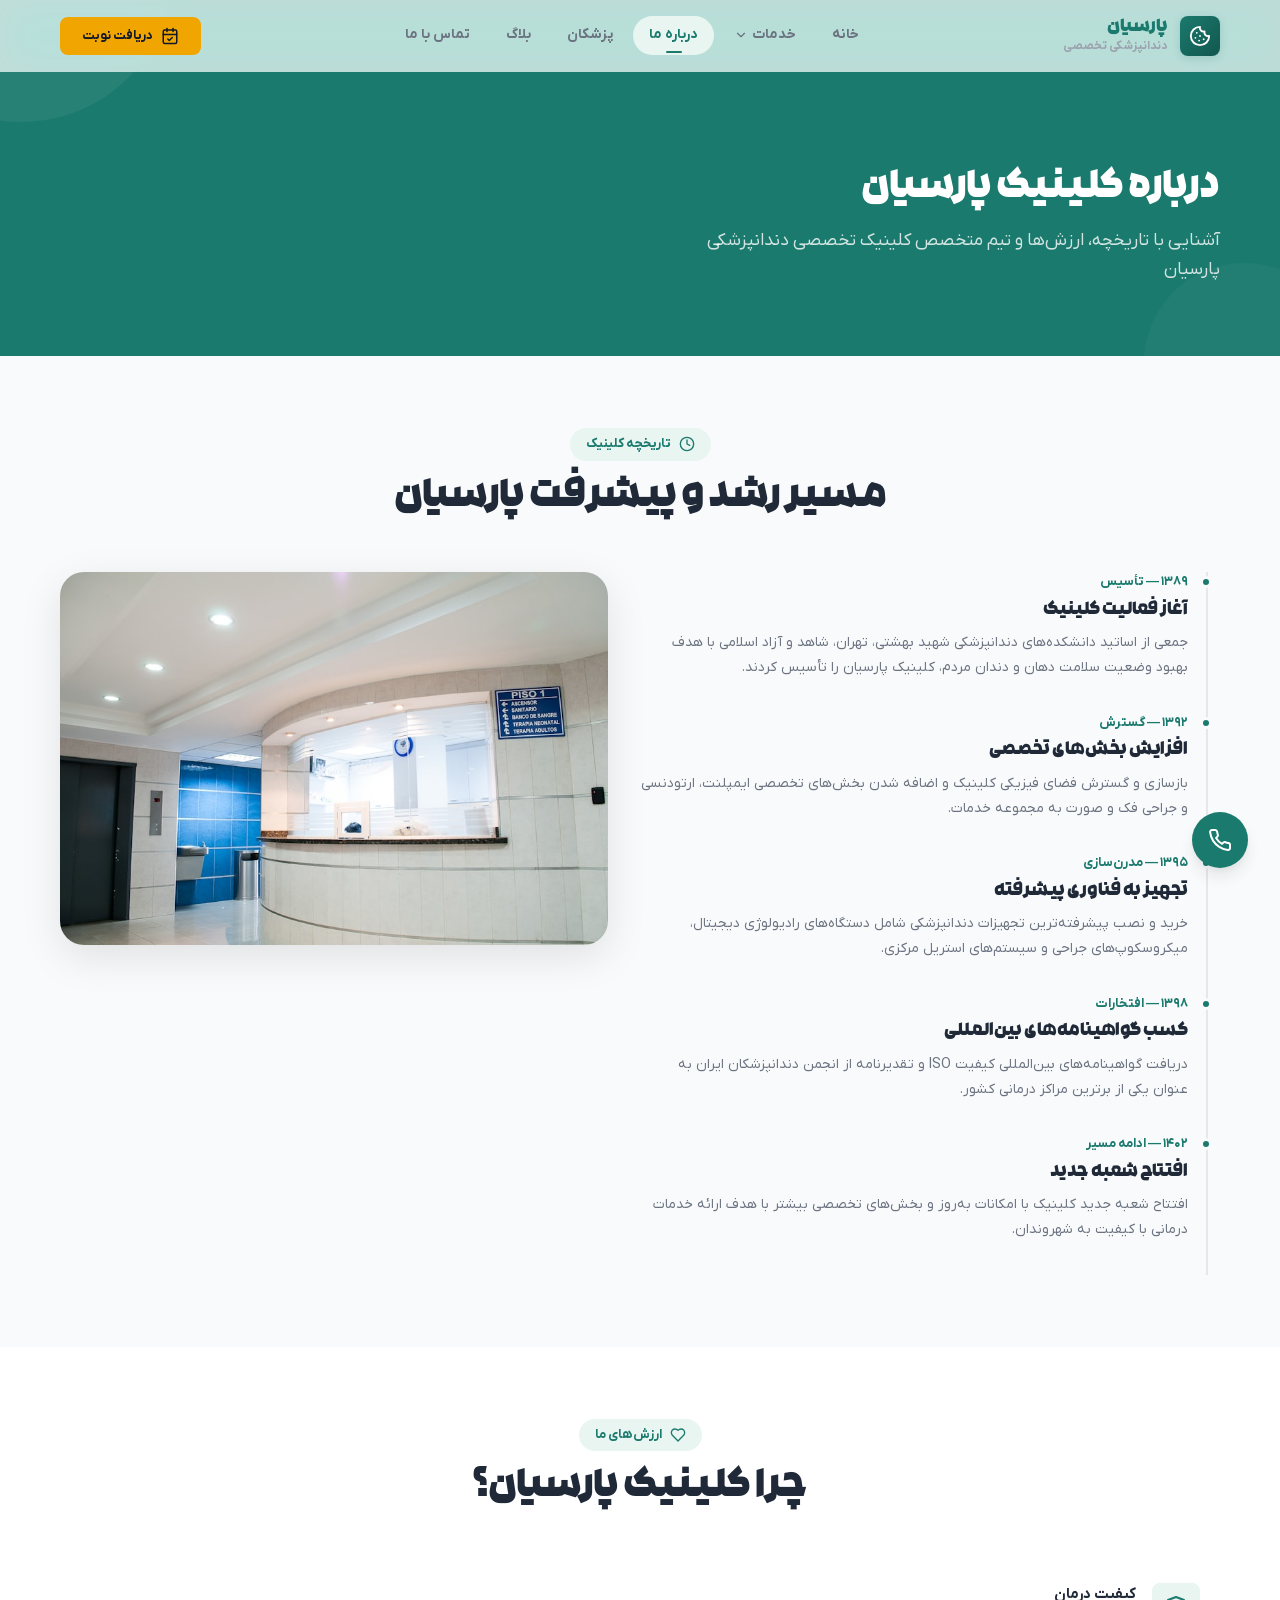
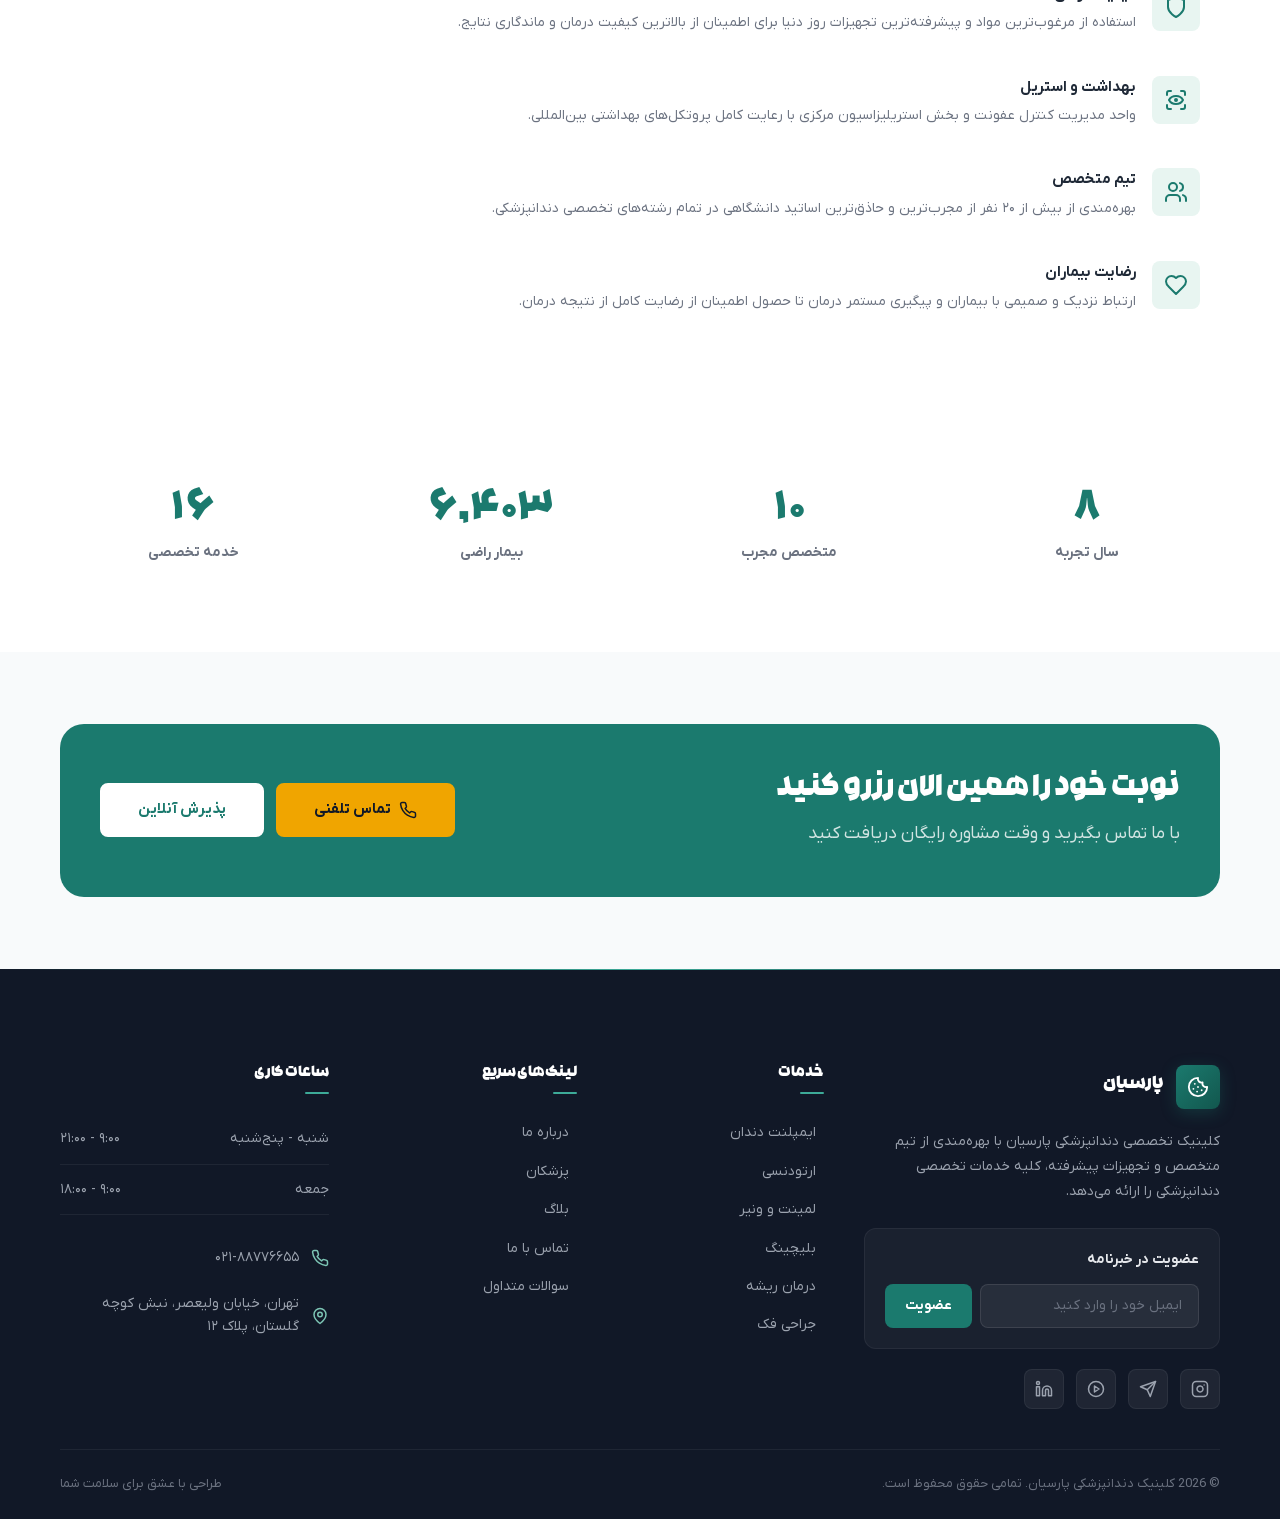
<file: pages/about.html>
<!DOCTYPE html>
<html lang="fa" dir="rtl">
<head>
  <meta charset="UTF-8">
  <meta name="viewport" content="width=device-width, initial-scale=1.0">
  <title>درباره ما | کلینیک دندانپزشکی پارسیان</title>
  <meta name="description" content="با تاریخچه، اهداف و ارزش‌های کلینیک تخصصی دندانپزشکی پارسیان آشنا شوید. بیش از ۱۵ سال تجربه در ارائه خدمات تخصصی دندانپزشکی.">
  <meta name="keywords" content="درباره ما, کلینیک پارسیان, تاریخچه کلینیک, تیم متخصص, ارزش‌های کلینیک">
  <meta name="author" content="کلینیک دندانپزشکی پارسیان">
  <meta name="robots" content="index, follow">
  <meta property="og:type" content="website">
  <meta property="og:title" content="درباره کلینیک دندانپزشکی پارسیان">
  <meta property="og:description" content="بیش از ۱۵ سال تجربه در ارائه خدمات تخصصی دندانپزشکی با کیفیت بالا">
  <meta property="og:site_name" content="کلینیک دندانپزشکی پارسیان">
  <meta property="og:locale" content="fa_IR">
  <link rel="icon" type="image/svg+xml" href="../assets/favicons/favicon.svg">
  <link rel="stylesheet" href="../css/variables.css">
  <link rel="stylesheet" href="../css/base.css">
  <link rel="stylesheet" href="../css/components.css">
  <link rel="stylesheet" href="../css/layout.css">
  <link rel="stylesheet" href="../css/pages.css">
</head>
<body>

  <!-- HEADER -->
  <header class="header" id="header">
    <div class="header__inner container">
      <a href="../index.html" class="header__logo">
        <div class="header__logo-icon"><svg viewBox="0 0 24 24" fill="none" stroke="currentColor" stroke-width="2" stroke-linecap="round" stroke-linejoin="round"><path d="M12 2a10 10 0 1 0 10 10 4 4 0 0 1-5-5 4 4 0 0 1-5-5"/><path d="M8.5 8.5v.01"/><path d="M16 15.5v.01"/><path d="M12 12v.01"/><path d="M11 17v.01"/><path d="M7 14v.01"/></svg></div>
        <div class="header__logo-text"><span>پارسیان</span><span class="header__logo-sub">دندانپزشکی تخصصی</span></div>
      </a>
      <nav class="nav">
        <a href="../index.html" class="nav__link">خانه</a>
        <div class="nav__item">
          <a href="services.html" class="nav__link">خدمات <svg viewBox="0 0 24 24" fill="none" stroke="currentColor" stroke-width="2" stroke-linecap="round" stroke-linejoin="round"><polyline points="6 9 12 15 18 9"/></svg></a>
          <div class="mega-menu"><div class="mega-menu__grid">
            <a href="services.html#implant" class="mega-menu__link"><span class="mega-menu__link-icon"><svg viewBox="0 0 24 24" fill="none" stroke="currentColor" stroke-width="2" stroke-linecap="round" stroke-linejoin="round"><path d="M19 14c1.49-1.46 3-3.21 3-5.5A5.5 5.5 0 0 0 16.5 3c-1.76 0-3 .5-4.5 2-1.5-1.5-2.74-2-4.5-2A5.5 5.5 0 0 0 2 8.5c0 2.3 1.5 4.05 3 5.5l7 7Z"/></svg></span><div><div class="mega-menu__link-title">ایمپلنت دندان</div><div class="mega-menu__link-desc">جایگزینی دائمی دندان</div></div></a>
            <a href="services.html#veneer" class="mega-menu__link"><span class="mega-menu__link-icon"><svg viewBox="0 0 24 24" fill="none" stroke="currentColor" stroke-width="2" stroke-linecap="round" stroke-linejoin="round"><circle cx="12" cy="12" r="10"/><path d="M8 14s1.5 2 4 2 4-2 4-2"/><line x1="9" x2="9.01" y1="9" y2="9"/><line x1="15" x2="15.01" y1="9" y2="9"/></svg></span><div><div class="mega-menu__link-title">لمینت و ونیر</div><div class="mega-menu__link-desc">لبخند زیبا با لمینت سرامیکی</div></div></a>
            <a href="services.html#orthodontics" class="mega-menu__link"><span class="mega-menu__link-icon"><svg viewBox="0 0 24 24" fill="none" stroke="currentColor" stroke-width="2" stroke-linecap="round" stroke-linejoin="round"><path d="M2 12h20"/><rect x="7" y="4" width="2" height="16" rx="1"/><rect x="15" y="4" width="2" height="16" rx="1"/></svg></span><div><div class="mega-menu__link-title">ارتودنسی</div><div class="mega-menu__link-desc">صاف کردن دندان‌ها</div></div></a>
            <a href="services.html#whitening" class="mega-menu__link"><span class="mega-menu__link-icon"><svg viewBox="0 0 24 24" fill="none" stroke="currentColor" stroke-width="2" stroke-linecap="round" stroke-linejoin="round"><circle cx="12" cy="12" r="4"/><path d="M12 2v2"/><path d="M12 20v2"/><path d="m4.93 4.93 1.41 1.41"/><path d="m17.66 17.66 1.41 1.41"/><path d="M2 12h2"/><path d="M20 12h2"/><path d="m6.34 17.66-1.41 1.41"/><path d="m19.07 4.93-1.41 1.41"/></svg></span><div><div class="mega-menu__link-title">بلیچینگ</div><div class="mega-menu__link-desc">سفید کردن حرفه‌ای دندان‌ها</div></div></a>
            <a href="services.html#root-canal" class="mega-menu__link"><span class="mega-menu__link-icon"><svg viewBox="0 0 24 24" fill="none" stroke="currentColor" stroke-width="2" stroke-linecap="round" stroke-linejoin="round"><path d="M12 22s8-4 8-10V5l-8-3-8 3v7c0 6 8 10 8 10"/></svg></span><div><div class="mega-menu__link-title">درمان ریشه</div><div class="mega-menu__link-desc">عصب‌کشی با میکروسکوپ</div></div></a>
            <a href="services.html#surgery" class="mega-menu__link"><span class="mega-menu__link-icon"><svg viewBox="0 0 24 24" fill="none" stroke="currentColor" stroke-width="2" stroke-linecap="round" stroke-linejoin="round"><path d="M22 12h-4l-3 9L9 3l-3 9H2"/></svg></span><div><div class="mega-menu__link-title">جراحی فک</div><div class="mega-menu__link-desc">جراحی تخصصی فک و صورت</div></div></a>
          </div></div>
        </div>
        <a href="about.html" class="nav__link active">درباره ما</a>
        <a href="doctors.html" class="nav__link">پزشکان</a>
        <a href="blog.html" class="nav__link">بلاگ</a>
        <a href="contact.html" class="nav__link">تماس با ما</a>
      </nav>
      <div class="flex items-center gap-4">
        <a href="contact.html" class="btn btn--accent btn--sm lg-only"><svg viewBox="0 0 24 24" fill="none" stroke="currentColor" stroke-width="2" stroke-linecap="round" stroke-linejoin="round"><path d="M8 2v4"/><path d="M16 2v4"/><rect width="18" height="18" x="3" y="4" rx="2"/><path d="M3 10h18"/><path d="m9 16 2 2 4-4"/></svg> دریافت نوبت</a>
        <button class="mobile-toggle" aria-label="منوی موبایل"><div class="hamburger"><span></span><span></span><span></span></div></button>
      </div>
    </div>
  </header>

  <!-- Mobile Menu -->
  <div class="mobile-menu" id="mobileMenu">
    <a href="../index.html" class="mobile-menu__link">خانه</a>
    <div class="mobile-menu__dropdown">
      <a href="services.html" class="mobile-menu__link mobile-menu__link--has-sub">
        خدمات
        <svg viewBox="0 0 24 24" fill="none" stroke="currentColor" stroke-width="2" stroke-linecap="round" stroke-linejoin="round"><polyline points="6 9 12 15 18 9"/></svg>
      </a>
      <div class="mobile-menu__submenu">
        <a href="services.html#implant" class="mega-menu__link">ایمپلنت دندان</a>
        <a href="services.html#veneer" class="mega-menu__link">لمینت و ونیر</a>
        <a href="services.html#orthodontics" class="mega-menu__link">ارتودنسی</a>
        <a href="services.html#whitening" class="mega-menu__link">بلیچینگ</a>
        <a href="services.html#root-canal" class="mega-menu__link">درمان ریشه</a>
        <a href="services.html#surgery" class="mega-menu__link">جراحی فک</a>
      </div>
    </div>
    <a href="about.html" class="mobile-menu__link">درباره ما</a>
    <a href="doctors.html" class="mobile-menu__link">پزشکان</a>
    <a href="blog.html" class="mobile-menu__link">بلاگ</a>
    <a href="contact.html" class="mobile-menu__link">تماس با ما</a>
    <div class="mobile-menu__cta">
      <a href="contact.html" class="btn btn--accent btn--lg w-full">دریافت نوبت</a>
      <a href="tel:+982188776655" class="btn btn--outline btn--lg w-full">
        <svg viewBox="0 0 24 24" fill="none" stroke="currentColor" stroke-width="2" stroke-linecap="round" stroke-linejoin="round"><path d="M22 16.92v3a2 2 0 0 1-2.18 2 19.79 19.79 0 0 1-8.63-3.07 19.5 19.5 0 0 1-6-6 19.79 19.79 0 0 1-3.07-8.67A2 2 0 0 1 4.11 2h3a2 2 0 0 1 2 1.72c.127.96.361 1.903.7 2.81a2 2 0 0 1-.45 2.11L8.09 9.91a16 16 0 0 0 6 6l1.27-1.27a2 2 0 0 1 2.11-.45c.907.339 1.85.573 2.81.7A2 2 0 0 1 22 16.92Z"/></svg>
        ۰۲۱-۸۸۷۷۶۶۵۵
      </a>
    </div>
  </div>

  <!-- PAGE HEADER -->
  <section class="page-header">
    <div class="container">
      <h1 class="page-header__title">درباره کلینیک پارسیان</h1>
      <p class="page-header__text">آشنایی با تاریخچه، ارزش‌ها و تیم متخصص کلینیک تخصصی دندانپزشکی پارسیان</p>
    </div>
  </section>

  <!-- ABOUT TIMELINE -->
  <section class="section" id="history">
    <div class="container">
      <div class="section-header reveal">
        <div class="section-header__eyebrow">
          <svg width="16" height="16" viewBox="0 0 24 24" fill="none" stroke="currentColor" stroke-width="2" stroke-linecap="round" stroke-linejoin="round"><circle cx="12" cy="12" r="10"/><polyline points="12 6 12 12 16 14"/></svg>
          تاریخچه کلینیک
        </div>
        <h2 class="section-header__title">مسیر رشد و پیشرفت پارسیان</h2>
      </div>
      <div class="timeline reveal" style="display:grid;grid-template-columns:1fr 1fr;gap:var(--sp-8);align-items:start;">
        <div>
        <div class="timeline-item">
          <div class="timeline-item__date">۱۳۸۹ — تأسیس</div>
          <h3 class="timeline-item__title">آغاز فعالیت کلینیک</h3>
          <p class="timeline-item__text">جمعی از اساتید دانشکده‌های دندانپزشکی شهید بهشتی، تهران، شاهد و آزاد اسلامی با هدف بهبود وضعیت سلامت دهان و دندان مردم، کلینیک پارسیان را تأسیس کردند.</p>
        </div>
        <div class="timeline-item">
          <div class="timeline-item__date">۱۳۹۲ — گسترش</div>
          <h3 class="timeline-item__title">افزایش بخش‌های تخصصی</h3>
          <p class="timeline-item__text">بازسازی و گسترش فضای فیزیکی کلینیک و اضافه شدن بخش‌های تخصصی ایمپلنت، ارتودنسی و جراحی فک و صورت به مجموعه خدمات.</p>
        </div>
        <div class="timeline-item">
          <div class="timeline-item__date">۱۳۹۵ — مدرن‌سازی</div>
          <h3 class="timeline-item__title">تجهیز به فناوری پیشرفته</h3>
          <p class="timeline-item__text">خرید و نصب پیشرفته‌ترین تجهیزات دندانپزشکی شامل دستگاه‌های رادیولوژی دیجیتال، میکروسکوپ‌های جراحی و سیستم‌های استریل مرکزی.</p>
        </div>
        <div class="timeline-item">
          <div class="timeline-item__date">۱۳۹۸ — افتخارات</div>
          <h3 class="timeline-item__title">کسب گواهینامه‌های بین‌المللی</h3>
          <p class="timeline-item__text">دریافت گواهینامه‌های بین‌المللی کیفیت ISO و تقدیرنامه از انجمن دندانپزشکان ایران به عنوان یکی از برترین مراکز درمانی کشور.</p>
        </div>
        <div class="timeline-item">
          <div class="timeline-item__date">۱۴۰۲ — ادامه مسیر</div>
          <h3 class="timeline-item__title">افتتاح شعبه جدید</h3>
          <p class="timeline-item__text">افتتاح شعبه جدید کلینیک با امکانات به‌روز و بخش‌های تخصصی بیشتر با هدف ارائه خدمات درمانی با کیفیت به شهروندان.</p>
        </div>
      </div>
      <div class="reveal reveal-delay-2" style="position:sticky;top:100px;">
        <img src="../assets/images/clinic-interior.jpg" alt="کلینیک پارسیان" loading="lazy" style="width:100%;border-radius:24px;object-fit:cover;box-shadow:0 12px 40px rgba(0,0,0,0.1);">
      </div>
    </div>
  </section>

  <!-- VALUES / MISSION -->
  <section class="section bg-white" id="values">
    <div class="container">
      <div class="section-header reveal">
        <div class="section-header__eyebrow">
          <svg width="16" height="16" viewBox="0 0 24 24" fill="none" stroke="currentColor" stroke-width="2" stroke-linecap="round" stroke-linejoin="round"><path d="M19 14c1.49-1.46 3-3.21 3-5.5A5.5 5.5 0 0 0 16.5 3c-1.76 0-3 .5-4.5 2-1.5-1.5-2.74-2-4.5-2A5.5 5.5 0 0 0 2 8.5c0 2.3 1.5 4.05 3 5.5l7 7Z"/></svg>
          ارزش‌های ما
        </div>
        <h2 class="section-header__title">چرا کلینیک پارسیان؟</h2>
      </div>
      <div class="features-grid">
        <div class="feature-item reveal">
          <div class="feature-item__icon">
            <svg viewBox="0 0 24 24" fill="none" stroke="currentColor" stroke-width="2" stroke-linecap="round" stroke-linejoin="round"><path d="M12 22s8-4 8-10V5l-8-3-8 3v7c0 6 8 10 8 10"/></svg>
          </div>
          <div>
            <div class="feature-item__title">کیفیت درمان</div>
            <p class="feature-item__text">استفاده از مرغوب‌ترین مواد و پیشرفته‌ترین تجهیزات روز دنیا برای اطمینان از بالاترین کیفیت درمان و ماندگاری نتایج.</p>
          </div>
        </div>
        <div class="feature-item reveal reveal-delay-1">
          <div class="feature-item__icon">
            <svg viewBox="0 0 24 24" fill="none" stroke="currentColor" stroke-width="2" stroke-linecap="round" stroke-linejoin="round"><path d="M3 7V5a2 2 0 0 1 2-2h2"/><path d="M17 3h2a2 2 0 0 1 2 2v2"/><path d="M21 17v2a2 2 0 0 1-2 2h-2"/><path d="M7 21H5a2 2 0 0 1-2-2v-2"/><circle cx="12" cy="12" r="1"/><path d="M5 12s2-4 7-4 7 4 7 4-2 4-7 4-7-4-7-4"/></svg>
          </div>
          <div>
            <div class="feature-item__title">بهداشت و استریل</div>
            <p class="feature-item__text">واحد مدیریت کنترل عفونت و بخش استریلیزاسیون مرکزی با رعایت کامل پروتکل‌های بهداشتی بین‌المللی.</p>
          </div>
        </div>
        <div class="feature-item reveal">
          <div class="feature-item__icon">
            <svg viewBox="0 0 24 24" fill="none" stroke="currentColor" stroke-width="2" stroke-linecap="round" stroke-linejoin="round"><path d="M16 21v-2a4 4 0 0 0-4-4H6a4 4 0 0 0-4 4v2"/><circle cx="9" cy="7" r="4"/><path d="M22 21v-2a4 4 0 0 0-3-3.87"/><path d="M16 3.13a4 4 0 0 1 0 7.75"/></svg>
          </div>
          <div>
            <div class="feature-item__title">تیم متخصص</div>
            <p class="feature-item__text">بهره‌مندی از بیش از ۲۰ نفر از مجرب‌ترین و حاذق‌ترین اساتید دانشگاهی در تمام رشته‌های تخصصی دندانپزشکی.</p>
          </div>
        </div>
        <div class="feature-item reveal reveal-delay-1">
          <div class="feature-item__icon">
            <svg viewBox="0 0 24 24" fill="none" stroke="currentColor" stroke-width="2" stroke-linecap="round" stroke-linejoin="round"><path d="M19 14c1.49-1.46 3-3.21 3-5.5A5.5 5.5 0 0 0 16.5 3c-1.76 0-3 .5-4.5 2-1.5-1.5-2.74-2-4.5-2A5.5 5.5 0 0 0 2 8.5c0 2.3 1.5 4.05 3 5.5l7 7Z"/></svg>
          </div>
          <div>
            <div class="feature-item__title">رضایت بیماران</div>
            <p class="feature-item__text">ارتباط نزدیک و صمیمی با بیماران و پیگیری مستمر درمان تا حصول اطمینان از رضایت کامل از نتیجه درمان.</p>
          </div>
        </div>
      </div>
    </div>
  </section>

  <!-- STATS BAR -->
  <section class="section--sm bg-white">
    <div class="container">
      <div class="stats-bar reveal">
        <div class="stat-item">
          <div class="stat-item__number" data-count="15">۰</div>
          <div class="stat-item__label">سال تجربه</div>
        </div>
        <div class="stat-item">
          <div class="stat-item__number" data-count="20">۰</div>
          <div class="stat-item__label">متخصص مجرب</div>
        </div>
        <div class="stat-item">
          <div class="stat-item__number" data-count="12000">۰</div>
          <div class="stat-item__label">بیمار راضی</div>
        </div>
        <div class="stat-item">
          <div class="stat-item__number" data-count="30">۰</div>
          <div class="stat-item__label">خدمه تخصصی</div>
        </div>
      </div>
    </div>
  </section>

  <!-- CTA -->
  <section class="section" id="cta">
    <div class="container">
      <div class="cta-section reveal">
        <div>
          <h2 class="cta-section__title">نوبت خود را همین الان رزرو کنید</h2>
          <p class="cta-section__text">با ما تماس بگیرید و وقت مشاوره رایگان دریافت کنید</p>
        </div>
        <div class="cta-section__actions">
          <a href="tel:+982188776655" class="btn btn--accent btn--lg">
            <svg viewBox="0 0 24 24" fill="none" stroke="currentColor" stroke-width="2" stroke-linecap="round" stroke-linejoin="round"><path d="M22 16.92v3a2 2 0 0 1-2.18 2 19.79 19.79 0 0 1-8.63-3.07 19.5 19.5 0 0 1-6-6 19.79 19.79 0 0 1-3.07-8.67A2 2 0 0 1 4.11 2h3a2 2 0 0 1 2 1.72c.127.96.361 1.903.7 2.81a2 2 0 0 1-.45 2.11L8.09 9.91a16 16 0 0 0 6 6l1.27-1.27a2 2 0 0 1 2.11-.45c.907.339 1.85.573 2.81.7A2 2 0 0 1 22 16.92Z"/></svg>
            تماس تلفنی
          </a>
          <a href="contact.html" class="btn btn--white btn--lg">پذیرش آنلاین</a>
        </div>
      </div>
    </div>
  </section>

  <!-- FOOTER -->
  <!-- FOOTER -->
  <footer class="footer">
    <div class="container">
      <div class="footer__grid">
        <div class="footer__brand">
          <div class="footer__logo">
            <div class="footer__logo-icon">
              <svg viewBox="0 0 24 24" fill="none" stroke="currentColor" stroke-width="2" stroke-linecap="round" stroke-linejoin="round"><path d="M12 2a10 10 0 1 0 10 10 4 4 0 0 1-5-5 4 4 0 0 1-5-5"/><path d="M8.5 8.5v.01"/><path d="M16 15.5v.01"/><path d="M12 12v.01"/><path d="M11 17v.01"/><path d="M7 14v.01"/></svg>
            </div>
            <div class="footer__logo-text">پارسیان</div>
          </div>
          <p class="footer__desc">کلینیک تخصصی دندانپزشکی پارسیان با بهره‌مندی از تیم متخصص و تجهیزات پیشرفته، کلیه خدمات تخصصی دندانپزشکی را ارائه می‌دهد.</p>
          <div class="footer__newsletter">
            <div class="footer__newsletter-title">عضویت در خبرنامه</div>
            <form class="footer__newsletter-form" onsubmit="return false;">
              <input type="email" class="footer__newsletter-input" placeholder="ایمیل خود را وارد کنید" aria-label="ایمیل">
              <button type="submit" class="footer__newsletter-btn">عضویت</button>
            </form>
          </div>
          <div class="footer__social">
            <a href="#" class="footer__social-link" aria-label="اینستاگرام">
              <svg viewBox="0 0 24 24" fill="none" stroke="currentColor" stroke-width="2" stroke-linecap="round" stroke-linejoin="round"><rect width="20" height="20" x="2" y="2" rx="5" ry="5"/><path d="M16 11.37A4 4 0 1 1 12.63 8 4 4 0 0 1 16 11.37z"/><line x1="17.5" x2="17.51" y1="6.5" y2="6.5"/></svg>
            </a>
            <a href="#" class="footer__social-link" aria-label="تلگرام">
              <svg viewBox="0 0 24 24" fill="none" stroke="currentColor" stroke-width="2" stroke-linecap="round" stroke-linejoin="round"><path d="m22 2-7 20-4-9-9-4Z"/><path d="M22 2 11 13"/></svg>
            </a>
            <a href="#" class="footer__social-link" aria-label="آپارات">
              <svg viewBox="0 0 24 24" fill="none" stroke="currentColor" stroke-width="2" stroke-linecap="round" stroke-linejoin="round"><path d="M22 12a10 10 0 1 1-20 0 10 10 0 0 1 20 0Z"/><path d="m10 8 6 4-6 4V8Z"/></svg>
            </a>
            <a href="#" class="footer__social-link" aria-label="لینکدین">
              <svg viewBox="0 0 24 24" fill="none" stroke="currentColor" stroke-width="2" stroke-linecap="round" stroke-linejoin="round"><path d="M16 8a6 6 0 0 1 6 6v7h-4v-7a2 2 0 0 0-2-2 2 2 0 0 0-2 2v7h-4v-7a6 6 0 0 1 6-6z"/><rect width="4" height="12" x="2" y="9"/><circle cx="4" cy="4" r="2"/></svg>
            </a>
          </div>
        </div>
        <div>
          <h4 class="footer__heading">خدمات</h4>
          <a href="services.html#implant" class="footer__link">ایمپلنت دندان</a>
          <a href="services.html#orthodontics" class="footer__link">ارتودنسی</a>
          <a href="services.html#veneer" class="footer__link">لمینت و ونیر</a>
          <a href="services.html#whitening" class="footer__link">بلیچینگ</a>
          <a href="services.html#root-canal" class="footer__link">درمان ریشه</a>
          <a href="services.html#surgery" class="footer__link">جراحی فک</a>
        </div>
        <div>
          <h4 class="footer__heading">لینک‌های سریع</h4>
          <a href="about.html" class="footer__link">درباره ما</a>
          <a href="doctors.html" class="footer__link">پزشکان</a>
          <a href="blog.html" class="footer__link">بلاگ</a>
          <a href="contact.html" class="footer__link">تماس با ما</a>
          <a href="faq.html" class="footer__link">سوالات متداول</a>
        </div>
        <div>
          <h4 class="footer__heading">ساعات کاری</h4>
          <div class="footer__hours">
            <div class="footer__hours-row"><span>شنبه - پنج‌شنبه</span><span>۹:۰۰ - ۲۱:۰۰</span></div>
            <div class="footer__hours-row"><span>جمعه</span><span>۹:۰۰ - ۱۸:۰۰</span></div>
          </div>
          <div style="margin-top:var(--sp-5);">
            <div class="footer__contact-item">
              <svg viewBox="0 0 24 24" fill="none" stroke="currentColor" stroke-width="2" stroke-linecap="round" stroke-linejoin="round"><path d="M22 16.92v3a2 2 0 0 1-2.18 2 19.79 19.79 0 0 1-8.63-3.07 19.5 19.5 0 0 1-6-6 19.79 19.79 0 0 1-3.07-8.67A2 2 0 0 1 4.11 2h3a2 2 0 0 1 2 1.72c.127.96.361 1.903.7 2.81a2 2 0 0 1-.45 2.11L8.09 9.91a16 16 0 0 0 6 6l1.27-1.27a2 2 0 0 1 2.11-.45c.907.339 1.85.573 2.81.7A2 2 0 0 1 22 16.92Z"/></svg>
              ۰۲۱-۸۸۷۷۶۶۵۵
            </div>
            <div class="footer__contact-item">
              <svg viewBox="0 0 24 24" fill="none" stroke="currentColor" stroke-width="2" stroke-linecap="round" stroke-linejoin="round"><path d="M20 10c0 6-8 12-8 12s-8-6-8-12a8 8 0 0 1 16 0Z"/><circle cx="12" cy="10" r="3"/></svg>
              تهران، خیابان ولیعصر، نبش کوچه گلستان، پلاک ۱۲
            </div>
          </div>
        </div>
      </div>
      <div class="footer__bottom">
        <span>© <span data-year></span> کلینیک دندانپزشکی پارسیان. تمامی حقوق محفوظ است.</span>
        <span>طراحی با عشق برای سلامت شما</span>
      </div>
    </div>
  </footer>

  <!-- FAB -->
  <div class="fab lg-only">
    <a href="tel:+982188776655" class="fab__btn fab__btn--phone" aria-label="تماس تلفنی">
      <svg viewBox="0 0 24 24" fill="none" stroke="currentColor" stroke-width="2" stroke-linecap="round" stroke-linejoin="round"><path d="M22 16.92v3a2 2 0 0 1-2.18 2 19.79 19.79 0 0 1-8.63-3.07 19.5 19.5 0 0 1-6-6 19.79 19.79 0 0 1-3.07-8.67A2 2 0 0 1 4.11 2h3a2 2 0 0 1 2 1.72c.127.96.361 1.903.7 2.81a2 2 0 0 1-.45 2.11L8.09 9.91a16 16 0 0 0 6 6l1.27-1.27a2 2 0 0 1 2.11-.45c.907.339 1.85.573 2.81.7A2 2 0 0 1 22 16.92Z"/></svg>
    </a>
  </div>

  <!-- Back to Top -->
  <button class="back-to-top" aria-label="بازگشت به بالا">
    <svg viewBox="0 0 24 24" fill="none" stroke="currentColor" stroke-width="2" stroke-linecap="round" stroke-linejoin="round"><path d="m18 15-6-6-6 6"/></svg>
  </button>

  <script src="../js/main.js"></script>
</body>
</html>
</file>
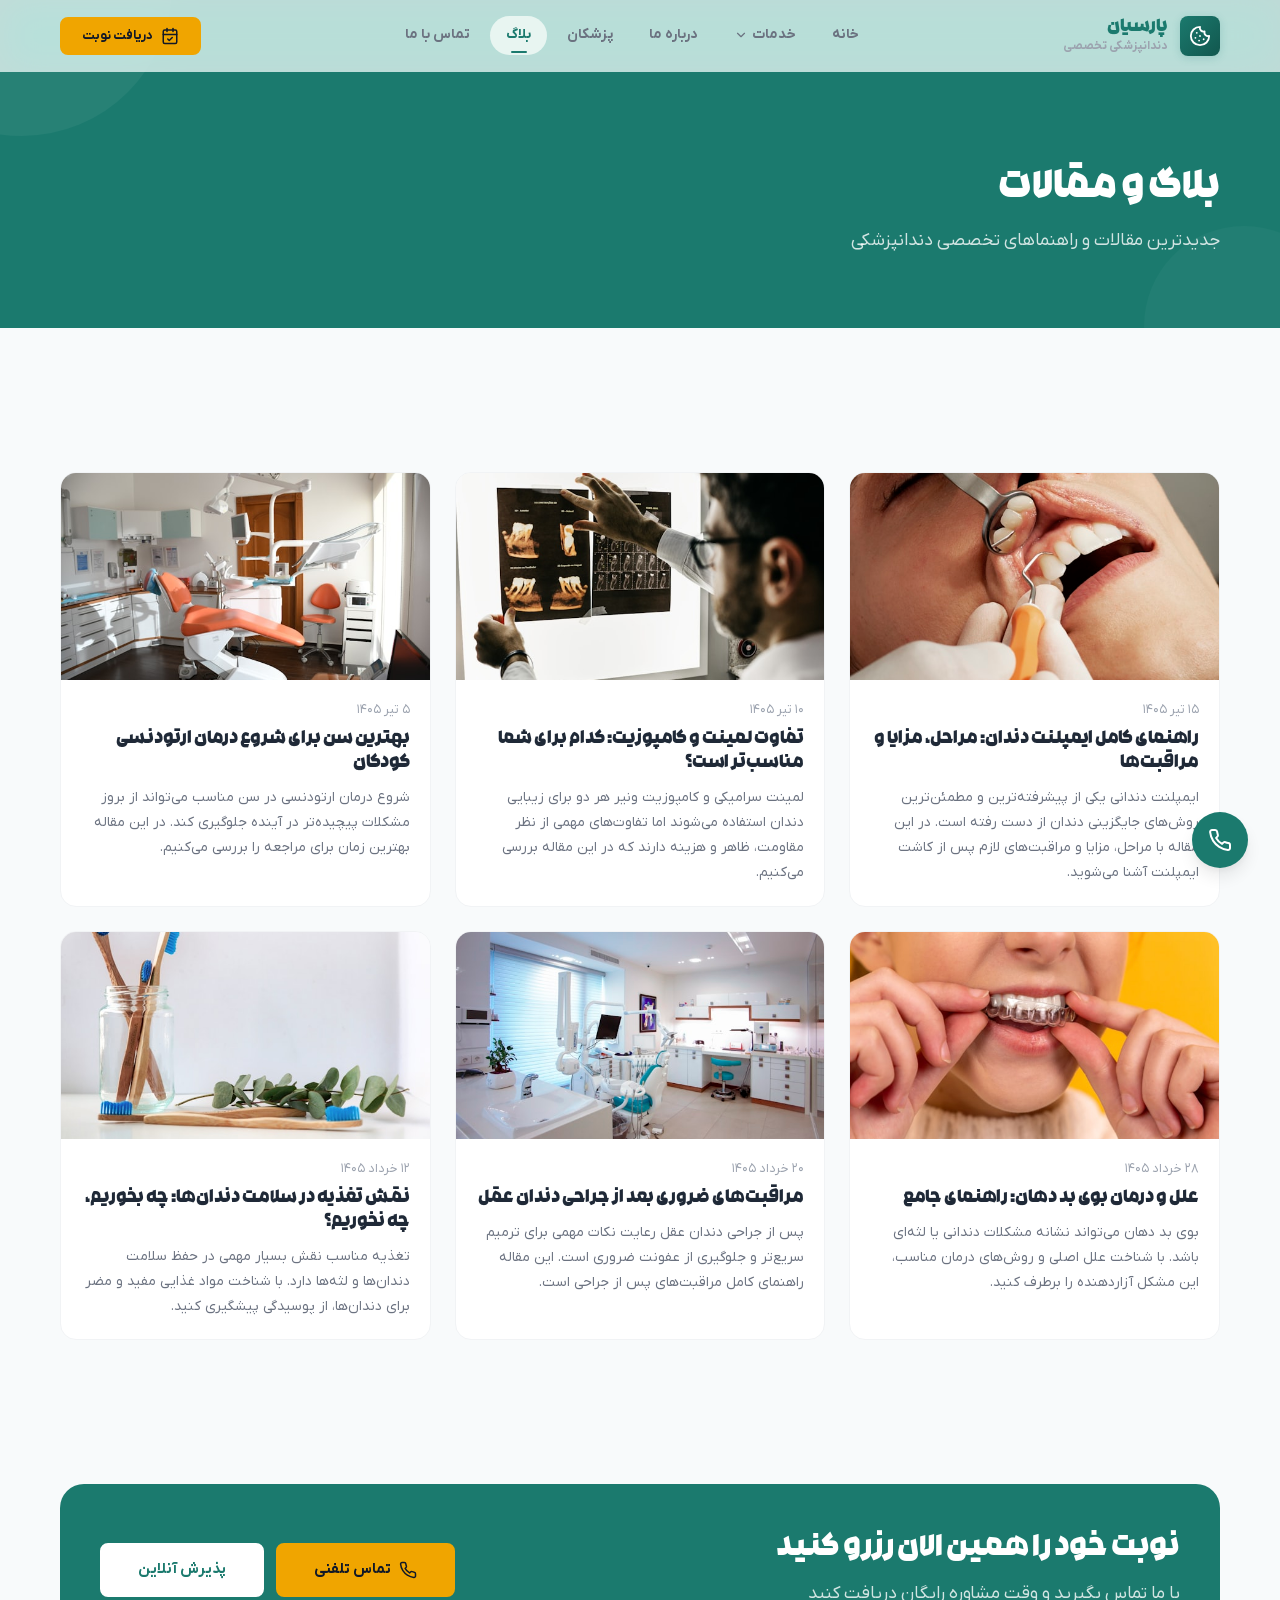
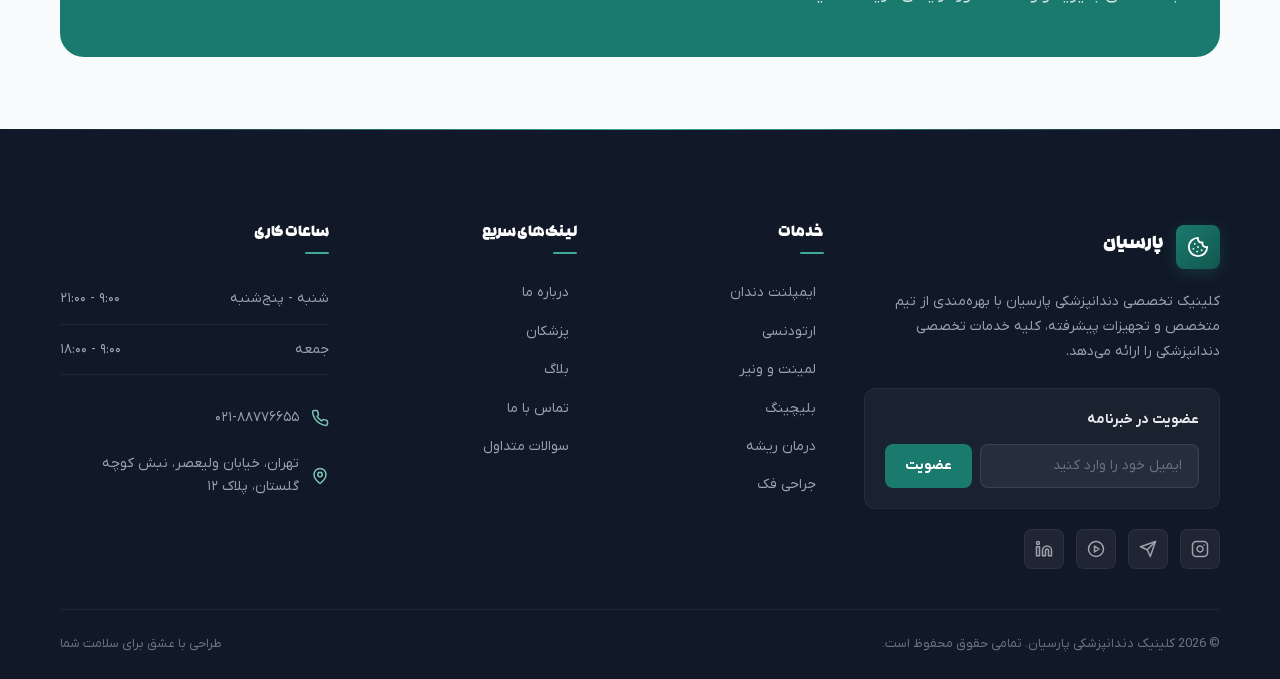
<file: pages/blog-article.html>
<!DOCTYPE html>
<html lang="fa" dir="rtl">
<head>
  <meta charset="UTF-8">
  <meta name="viewport" content="width=device-width, initial-scale=1.0">
  <title>مقاله | کلینیک دندانپزشکی پارسیان</title>
  <meta name="description" content="مقاله تخصصی دندانپزشکی - کلینیک پارسیان">
  <meta name="robots" content="index, follow">
  <meta property="og:type" content="article">
  <meta property="og:site_name" content="کلینیک دندانپزشکی پارسیان">
  <meta property="og:locale" content="fa_IR">
  <link rel="icon" type="image/svg+xml" href="../assets/favicons/favicon.svg">
  <link rel="stylesheet" href="../css/variables.css">
  <link rel="stylesheet" href="../css/base.css">
  <link rel="stylesheet" href="../css/components.css">
  <link rel="stylesheet" href="../css/layout.css">
  <link rel="stylesheet" href="../css/pages.css">
</head>
<body>

  <!-- HEADER -->
  <header class="header" id="header">
    <div class="header__inner container">
      <a href="../index.html" class="header__logo">
        <div class="header__logo-icon"><svg viewBox="0 0 24 24" fill="none" stroke="currentColor" stroke-width="2" stroke-linecap="round" stroke-linejoin="round"><path d="M12 2a10 10 0 1 0 10 10 4 4 0 0 1-5-5 4 4 0 0 1-5-5"/><path d="M8.5 8.5v.01"/><path d="M16 15.5v.01"/><path d="M12 12v.01"/><path d="M11 17v.01"/><path d="M7 14v.01"/></svg></div>
        <div class="header__logo-text"><span>پارسیان</span><span class="header__logo-sub">دندانپزشکی تخصصی</span></div>
      </a>
      <nav class="nav">
        <a href="../index.html" class="nav__link">خانه</a>
        <div class="nav__item">
          <a href="services.html" class="nav__link">خدمات <svg viewBox="0 0 24 24" fill="none" stroke="currentColor" stroke-width="2" stroke-linecap="round" stroke-linejoin="round"><polyline points="6 9 12 15 18 9"/></svg></a>
          <div class="mega-menu"><div class="mega-menu__grid">
            <a href="services.html#implant" class="mega-menu__link"><span class="mega-menu__link-icon"><svg viewBox="0 0 24 24" fill="none" stroke="currentColor" stroke-width="2" stroke-linecap="round" stroke-linejoin="round"><path d="M19 14c1.49-1.46 3-3.21 3-5.5A5.5 5.5 0 0 0 16.5 3c-1.76 0-3 .5-4.5 2-1.5-1.5-2.74-2-4.5-2A5.5 5.5 0 0 0 2 8.5c0 2.3 1.5 4.05 3 5.5l7 7Z"/></svg></span><div><div class="mega-menu__link-title">ایمپلنت دندان</div><div class="mega-menu__link-desc">جایگزینی دائمی دندان</div></div></a>
            <a href="services.html#veneer" class="mega-menu__link"><span class="mega-menu__link-icon"><svg viewBox="0 0 24 24" fill="none" stroke="currentColor" stroke-width="2" stroke-linecap="round" stroke-linejoin="round"><circle cx="12" cy="12" r="10"/><path d="M8 14s1.5 2 4 2 4-2 4-2"/><line x1="9" x2="9.01" y1="9" y2="9"/><line x1="15" x2="15.01" y1="9" y2="9"/></svg></span><div><div class="mega-menu__link-title">لمینت و ونیر</div><div class="mega-menu__link-desc">لبخند زیبا با لمینت سرامیکی</div></div></a>
            <a href="services.html#orthodontics" class="mega-menu__link"><span class="mega-menu__link-icon"><svg viewBox="0 0 24 24" fill="none" stroke="currentColor" stroke-width="2" stroke-linecap="round" stroke-linejoin="round"><path d="M2 12h20"/><rect x="7" y="4" width="2" height="16" rx="1"/><rect x="15" y="4" width="2" height="16" rx="1"/></svg></span><div><div class="mega-menu__link-title">ارتودنسی</div><div class="mega-menu__link-desc">صاف کردن دندان‌ها</div></div></a>
            <a href="services.html#whitening" class="mega-menu__link"><span class="mega-menu__link-icon"><svg viewBox="0 0 24 24" fill="none" stroke="currentColor" stroke-width="2" stroke-linecap="round" stroke-linejoin="round"><circle cx="12" cy="12" r="4"/><path d="M12 2v2"/><path d="M12 20v2"/><path d="m4.93 4.93 1.41 1.41"/><path d="m17.66 17.66 1.41 1.41"/><path d="M2 12h2"/><path d="M20 12h2"/><path d="m6.34 17.66-1.41 1.41"/><path d="m19.07 4.93-1.41 1.41"/></svg></span><div><div class="mega-menu__link-title">بلیچینگ</div><div class="mega-menu__link-desc">سفید کردن حرفه‌ای دندان‌ها</div></div></a>
            <a href="services.html#root-canal" class="mega-menu__link"><span class="mega-menu__link-icon"><svg viewBox="0 0 24 24" fill="none" stroke="currentColor" stroke-width="2" stroke-linecap="round" stroke-linejoin="round"><path d="M12 22s8-4 8-10V5l-8-3-8 3v7c0 6 8 10 8 10"/></svg></span><div><div class="mega-menu__link-title">درمان ریشه</div><div class="mega-menu__link-desc">عصب‌کشی با میکروسکوپ</div></div></a>
            <a href="services.html#surgery" class="mega-menu__link"><span class="mega-menu__link-icon"><svg viewBox="0 0 24 24" fill="none" stroke="currentColor" stroke-width="2" stroke-linecap="round" stroke-linejoin="round"><path d="M22 12h-4l-3 9L9 3l-3 9H2"/></svg></span><div><div class="mega-menu__link-title">جراحی فک</div><div class="mega-menu__link-desc">جراحی تخصصی فک و صورت</div></div></a>
          </div></div>
        </div>
        <a href="about.html" class="nav__link">درباره ما</a>
        <a href="doctors.html" class="nav__link">پزشکان</a>
        <a href="blog.html" class="nav__link active">بلاگ</a>
        <a href="contact.html" class="nav__link">تماس با ما</a>
      </nav>
      <div class="flex items-center gap-4">
        <a href="contact.html" class="btn btn--accent btn--sm lg-only"><svg viewBox="0 0 24 24" fill="none" stroke="currentColor" stroke-width="2" stroke-linecap="round" stroke-linejoin="round"><path d="M8 2v4"/><path d="M16 2v4"/><rect width="18" height="18" x="3" y="4" rx="2"/><path d="M3 10h18"/><path d="m9 16 2 2 4-4"/></svg> دریافت نوبت</a>
        <button class="mobile-toggle" aria-label="منوی موبایل"><div class="hamburger"><span></span><span></span><span></span></div></button>
      </div>
    </div>
  </header>

  <!-- Mobile Menu -->
  <div class="mobile-menu" id="mobileMenu">
    <a href="../index.html" class="mobile-menu__link">خانه</a>
    <div class="mobile-menu__dropdown">
      <a href="services.html" class="mobile-menu__link mobile-menu__link--has-sub">
        خدمات
        <svg viewBox="0 0 24 24" fill="none" stroke="currentColor" stroke-width="2" stroke-linecap="round" stroke-linejoin="round"><polyline points="6 9 12 15 18 9"/></svg>
      </a>
      <div class="mobile-menu__submenu">
        <a href="services.html#implant" class="mega-menu__link">ایمپلنت دندان</a>
        <a href="services.html#veneer" class="mega-menu__link">لمینت و ونیر</a>
        <a href="services.html#orthodontics" class="mega-menu__link">ارتودنسی</a>
        <a href="services.html#whitening" class="mega-menu__link">بلیچینگ</a>
        <a href="services.html#root-canal" class="mega-menu__link">درمان ریشه</a>
        <a href="services.html#surgery" class="mega-menu__link">جراحی فک</a>
      </div>
    </div>
    <a href="about.html" class="mobile-menu__link">درباره ما</a>
    <a href="doctors.html" class="mobile-menu__link">پزشکان</a>
    <a href="blog.html" class="mobile-menu__link">بلاگ</a>
    <a href="contact.html" class="mobile-menu__link">تماس با ما</a>
    <div class="mobile-menu__cta">
      <a href="contact.html" class="btn btn--accent btn--lg w-full">دریافت نوبت</a>
      <a href="tel:+982188776655" class="btn btn--outline btn--lg w-full">
        <svg viewBox="0 0 24 24" fill="none" stroke="currentColor" stroke-width="2" stroke-linecap="round" stroke-linejoin="round"><path d="M22 16.92v3a2 2 0 0 1-2.18 2 19.79 19.79 0 0 1-8.63-3.07 19.5 19.5 0 0 1-6-6 19.79 19.79 0 0 1-3.07-8.67A2 2 0 0 1 4.11 2h3a2 2 0 0 1 2 1.72c.127.96.361 1.903.7 2.81a2 2 0 0 1-.45 2.11L8.09 9.91a16 16 0 0 0 6 6l1.27-1.27a2 2 0 0 1 2.11-.45c.907.339 1.85.573 2.81.7A2 2 0 0 1 22 16.92Z"/></svg>
        ۰۲۱-۸۸۷۷۶۶۵۵
      </a>
    </div>
  </div>

  <!-- PAGE HEADER -->
  <section class="page-header">
    <div class="container">
      <nav class="page-header__breadcrumb"><a href="../index.html">خانه</a> <span>/</span> <a href="blog.html">بلاگ</a> <span>/</span> <span id="breadcrumb-title">مقاله</span></nav>
      <h1 class="page-header__title reveal" id="article-title">عنوان مقاله</h1>
      <p class="page-header__text reveal reveal-delay-1" id="article-excerpt">خلاصه مقاله</p>
    </div>
  </section>

  <div class="header-spacer"></div>

  <!-- ARTICLE -->
  <section class="section blog-article">
    <div class="container">

      <!-- Meta -->
      <div class="blog-article__meta">
        <div class="blog-article__meta-item">
          <svg viewBox="0 0 24 24" fill="none" stroke="currentColor" stroke-width="2" stroke-linecap="round" stroke-linejoin="round"><rect width="18" height="18" x="3" y="4" rx="2"/><path d="M16 2v4"/><path d="M8 2v4"/><path d="M3 10h18"/></svg>
          <span id="article-date">تاریخ انتشار</span>
        </div>
        <div class="blog-article__meta-item">
          <svg viewBox="0 0 24 24" fill="none" stroke="currentColor" stroke-width="2" stroke-linecap="round" stroke-linejoin="round"><circle cx="12" cy="12" r="10"/><polyline points="12 6 12 12 16 14"/></svg>
          <span>زمان مطالعه: <span id="article-readtime">۵ دقیقه</span></span>
        </div>
        <div class="blog-article__meta-item">
          <svg viewBox="0 0 24 24" fill="none" stroke="currentColor" stroke-width="2" stroke-linecap="round" stroke-linejoin="round"><path d="M16 21v-2a4 4 0 0 0-4-4H6a4 4 0 0 0-4 4v2"/><circle cx="9" cy="7" r="4"/><path d="M22 21v-2a4 4 0 0 0-3-3.87"/><path d="M16 3.13a4 4 0 0 1 0 7.75"/></svg>
          <span>دکتر <span id="article-author">نام نویسنده</span></span>
        </div>
      </div>

      <!-- Hero Image -->
      <img id="article-hero-img" class="blog-article__hero-img" src="" alt="تصویر مقاله">

      <!-- Article Body -->
      <div class="blog-article__body" id="article-body">
        <p>محتوای مقاله در اینجا قرار می‌گیرد.</p>
      </div>

      <!-- Tags -->
      <div class="blog-article__tags" id="article-tags"></div>

    </div>
  </section>

  <!-- RELATED ARTICLES -->
  <section class="section" style="padding-top: 0;">
    <div class="container">
      <div class="section-header" style="text-align: center; margin-bottom: var(--sp-8);">
        <h2 class="section-header__title">مقالات مرتبط</h2>
      </div>
      <div class="blog-grid" id="related-articles"></div>
    </div>
  </section>

  <!-- CTA -->
  <section class="section" id="cta">
    <div class="container">
      <div class="cta-section reveal">
        <div>
          <h2 class="cta-section__title">نوبت خود را همین الان رزرو کنید</h2>
          <p class="cta-section__text">با ما تماس بگیرید و وقت مشاوره رایگان دریافت کنید</p>
        </div>
        <div class="cta-section__actions">
          <a href="tel:+982188776655" class="btn btn--accent btn--lg">
            <svg viewBox="0 0 24 24" fill="none" stroke="currentColor" stroke-width="2" stroke-linecap="round" stroke-linejoin="round"><path d="M22 16.92v3a2 2 0 0 1-2.18 2 19.79 19.79 0 0 1-8.63-3.07 19.5 19.5 0 0 1-6-6 19.79 19.79 0 0 1-3.07-8.67A2 2 0 0 1 4.11 2h3a2 2 0 0 1 2 1.72c.127.96.361 1.903.7 2.81a2 2 0 0 1-.45 2.11L8.09 9.91a16 16 0 0 0 6 6l1.27-1.27a2 2 0 0 1 2.11-.45c.907.339 1.85.573 2.81.7A2 2 0 0 1 22 16.92Z"/></svg>
            تماس تلفنی
          </a>
          <a href="contact.html" class="btn btn--white btn--lg">پذیرش آنلاین</a>
        </div>
      </div>
    </div>
  </section>

  <!-- FOOTER -->
  <!-- FOOTER -->
  <footer class="footer">
    <div class="container">
      <div class="footer__grid">
        <div class="footer__brand">
          <div class="footer__logo">
            <div class="footer__logo-icon">
              <svg viewBox="0 0 24 24" fill="none" stroke="currentColor" stroke-width="2" stroke-linecap="round" stroke-linejoin="round"><path d="M12 2a10 10 0 1 0 10 10 4 4 0 0 1-5-5 4 4 0 0 1-5-5"/><path d="M8.5 8.5v.01"/><path d="M16 15.5v.01"/><path d="M12 12v.01"/><path d="M11 17v.01"/><path d="M7 14v.01"/></svg>
            </div>
            <div class="footer__logo-text">پارسیان</div>
          </div>
          <p class="footer__desc">کلینیک تخصصی دندانپزشکی پارسیان با بهره‌مندی از تیم متخصص و تجهیزات پیشرفته، کلیه خدمات تخصصی دندانپزشکی را ارائه می‌دهد.</p>
          <div class="footer__newsletter">
            <div class="footer__newsletter-title">عضویت در خبرنامه</div>
            <form class="footer__newsletter-form" onsubmit="return false;">
              <input type="email" class="footer__newsletter-input" placeholder="ایمیل خود را وارد کنید" aria-label="ایمیل">
              <button type="submit" class="footer__newsletter-btn">عضویت</button>
            </form>
          </div>
          <div class="footer__social">
            <a href="#" class="footer__social-link" aria-label="اینستاگرام">
              <svg viewBox="0 0 24 24" fill="none" stroke="currentColor" stroke-width="2" stroke-linecap="round" stroke-linejoin="round"><rect width="20" height="20" x="2" y="2" rx="5" ry="5"/><path d="M16 11.37A4 4 0 1 1 12.63 8 4 4 0 0 1 16 11.37z"/><line x1="17.5" x2="17.51" y1="6.5" y2="6.5"/></svg>
            </a>
            <a href="#" class="footer__social-link" aria-label="تلگرام">
              <svg viewBox="0 0 24 24" fill="none" stroke="currentColor" stroke-width="2" stroke-linecap="round" stroke-linejoin="round"><path d="m22 2-7 20-4-9-9-4Z"/><path d="M22 2 11 13"/></svg>
            </a>
            <a href="#" class="footer__social-link" aria-label="آپارات">
              <svg viewBox="0 0 24 24" fill="none" stroke="currentColor" stroke-width="2" stroke-linecap="round" stroke-linejoin="round"><path d="M22 12a10 10 0 1 1-20 0 10 10 0 0 1 20 0Z"/><path d="m10 8 6 4-6 4V8Z"/></svg>
            </a>
            <a href="#" class="footer__social-link" aria-label="لینکدین">
              <svg viewBox="0 0 24 24" fill="none" stroke="currentColor" stroke-width="2" stroke-linecap="round" stroke-linejoin="round"><path d="M16 8a6 6 0 0 1 6 6v7h-4v-7a2 2 0 0 0-2-2 2 2 0 0 0-2 2v7h-4v-7a6 6 0 0 1 6-6z"/><rect width="4" height="12" x="2" y="9"/><circle cx="4" cy="4" r="2"/></svg>
            </a>
          </div>
        </div>
        <div>
          <h4 class="footer__heading">خدمات</h4>
          <a href="services.html#implant" class="footer__link">ایمپلنت دندان</a>
          <a href="services.html#orthodontics" class="footer__link">ارتودنسی</a>
          <a href="services.html#veneer" class="footer__link">لمینت و ونیر</a>
          <a href="services.html#whitening" class="footer__link">بلیچینگ</a>
          <a href="services.html#root-canal" class="footer__link">درمان ریشه</a>
          <a href="services.html#surgery" class="footer__link">جراحی فک</a>
        </div>
        <div>
          <h4 class="footer__heading">لینک‌های سریع</h4>
          <a href="about.html" class="footer__link">درباره ما</a>
          <a href="doctors.html" class="footer__link">پزشکان</a>
          <a href="blog.html" class="footer__link">بلاگ</a>
          <a href="contact.html" class="footer__link">تماس با ما</a>
          <a href="faq.html" class="footer__link">سوالات متداول</a>
        </div>
        <div>
          <h4 class="footer__heading">ساعات کاری</h4>
          <div class="footer__hours">
            <div class="footer__hours-row"><span>شنبه - پنج‌شنبه</span><span>۹:۰۰ - ۲۱:۰۰</span></div>
            <div class="footer__hours-row"><span>جمعه</span><span>۹:۰۰ - ۱۸:۰۰</span></div>
          </div>
          <div style="margin-top:var(--sp-5);">
            <div class="footer__contact-item">
              <svg viewBox="0 0 24 24" fill="none" stroke="currentColor" stroke-width="2" stroke-linecap="round" stroke-linejoin="round"><path d="M22 16.92v3a2 2 0 0 1-2.18 2 19.79 19.79 0 0 1-8.63-3.07 19.5 19.5 0 0 1-6-6 19.79 19.79 0 0 1-3.07-8.67A2 2 0 0 1 4.11 2h3a2 2 0 0 1 2 1.72c.127.96.361 1.903.7 2.81a2 2 0 0 1-.45 2.11L8.09 9.91a16 16 0 0 0 6 6l1.27-1.27a2 2 0 0 1 2.11-.45c.907.339 1.85.573 2.81.7A2 2 0 0 1 22 16.92Z"/></svg>
              ۰۲۱-۸۸۷۷۶۶۵۵
            </div>
            <div class="footer__contact-item">
              <svg viewBox="0 0 24 24" fill="none" stroke="currentColor" stroke-width="2" stroke-linecap="round" stroke-linejoin="round"><path d="M20 10c0 6-8 12-8 12s-8-6-8-12a8 8 0 0 1 16 0Z"/><circle cx="12" cy="10" r="3"/></svg>
              تهران، خیابان ولیعصر، نبش کوچه گلستان، پلاک ۱۲
            </div>
          </div>
        </div>
      </div>
      <div class="footer__bottom">
        <span>© <span data-year></span> کلینیک دندانپزشکی پارسیان. تمامی حقوق محفوظ است.</span>
        <span>طراحی با عشق برای سلامت شما</span>
      </div>
    </div>
  </footer>

  <!-- FAB -->
  <div class="fab lg-only">
    <a href="tel:+982188776655" class="fab__btn fab__btn--phone" aria-label="تماس تلفنی">
      <svg viewBox="0 0 24 24" fill="none" stroke="currentColor" stroke-width="2" stroke-linecap="round" stroke-linejoin="round"><path d="M22 16.92v3a2 2 0 0 1-2.18 2 19.79 19.79 0 0 1-8.63-3.07 19.5 19.5 0 0 1-6-6 19.79 19.79 0 0 1-3.07-8.67A2 2 0 0 1 4.11 2h3a2 2 0 0 1 2 1.72c.127.96.361 1.903.7 2.81a2 2 0 0 1-.45 2.11L8.09 9.91a16 16 0 0 0 6 6l1.27-1.27a2 2 0 0 1 2.11-.45c.907.339 1.85.573 2.81.7A2 2 0 0 1 22 16.92Z"/></svg>
    </a>
  </div>

  <!-- Back to Top -->
  <button class="back-to-top" aria-label="بازگشت به بالا">
    <svg viewBox="0 0 24 24" fill="none" stroke="currentColor" stroke-width="2" stroke-linecap="round" stroke-linejoin="round"><path d="m18 15-6-6-6 6"/></svg>
  </button>

  <!-- Blog Article Data + Loader -->
  <script>
    const articles = {
      "implant-guide": {
        title: "راهنمای کامل ایمپلنت دندان: مراحل، مزایا و مراقبت‌ها",
        excerpt: "ایمپلنت دندانی یکی از پیشرفته‌ترین روش‌های جایگزینی دندان از دست رفته است.",
        date: "۱۵ تیر ۱۴۰۵",
        readtime: "۸ دقیقه",
        author: "دکتر علی محمدی",
        image: "../assets/images/services/implant.jpg",
        tags: ["ایمپلنت", "جراحی فک", "دندانپزشکی"],
        body: `
          <h2>ایمپلنت دندان چیست؟</h2>
          <p>ایمپلنت دندانی یک پیچ ساخته شده از تیتانیوم خالص است که به عنوان جایگزین ریشه دندان در استخوان فک قرار می‌گیرد. پس از گذشت دوره جوش‌خوردن (اسئواینتگراسیون) که معمولاً ۳ تا ۶ ماه طول می‌کشد، روکش یا پروتز روی ایمپلنت نصب می‌شود.</p>
          <p>تیتانیوم به کار رفته در ایمپلنت‌ها کاملاً با بدن سازگار است و خطر پس‌زدن یا واکنش آلرژیک ندارد. نرخ موفقیت ایمپلنت‌های دندانی بالای ۹۵٪ است که آن را به یکی از مطمئن‌ترین درمان‌های دندانپزشکی تبدیل می‌کند.</p>
          <h2>چه کسانی کاندیدای مناسبی برای ایمپلنت هستند؟</h2>
          <p>اکثر بزرگسالانی که سلامت عمومی مناسبی دارند و استخوان فک کافی برای نگهداری ایمپلنت را دارند، کاندیدای مناسبی هستند. شرایط زیر بررسی می‌شود:</p>
          <ul>
            <li>تراکم و حجم استخوان فک (با انجام CT Scan)</li>
            <li>سلامت عمومی و عدم ابتلا به بیماری‌های مزمن کنترل‌نشده</li>
            <li>عدم مصرف سیگار یا حداقل ترک سیگار قبل از جراحی</li>
            <li>سلامت لثه و بافت‌های نرم اطراف دندان</li>
          </ul>
          <h2>مراحل ایمپلنت دندانی</h2>
          <p>فرآیند ایمپلنت معمولاً شامل مراحل زیر است:</p>
          <ol>
            <li><strong>مشاوره و معاینه اولیه:</strong> بررسی وضعیت دندان‌ها، لثه و استخوان فک با رادیوگرافی و CT Scan</li>
            <li><strong>طرح درمان:</strong> تعیین تعداد و محل ایمپلنت‌ها با برنامه‌ریزی دیجیتال</li>
            <li><strong>جراحی کاشت ایمپلنت:</strong> قرار دادن پیچ تیتانیومی در استخوان فک با بی‌حسی موضعی</li>
            <li><strong>دوره جوش‌خوردن:</strong> ۳ تا ۶ ماه انتظار برای اتصال ایمپلنت به استخوان</li>
            <li><strong>قالب‌گیری و ساخت روکش:</strong> ساخت روکش سفارشی با رنگ و فرم مناسب</li>
            <li><strong>نصب روکش:</strong> اتصال روکش 最终ی به ایمپلنت</li>
          </ol>
          <h2>مزایای ایمپلنت در مقایسه با روش‌های دیگر</h2>
          <p>ایمپلنت دندانی در مقایسه با بریج و دندان مصنوعی مزایای بسیاری دارد:</p>
          <ul>
            <li>حفظ استخوان فک و جلوگیری از تحلیل آن</li>
            <li>ظاهر و عملکرد کاملاً طبیعی</li>
            <li>ماندگاری بالا (در صورت مراقبت مناسب، مادام‌العمر)</li>
            <li>نیاز به تراشیدن دندان‌های مجاور ندارد</li>
            <li>راحتی و اعتماد به نفس بیشتر</li>
          </ul>
          <h2>مراقبت‌های پس از ایمپلنت</h2>
          <p>برای حفظ طول عمر ایمپلنت و سلامت بافت‌های اطراف آن، رعایت نکات زیر ضروری است:</p>
          <ul>
            <li>مسواک زدن روزانه با مسواک نرم و نخ دندان</li>
            <li>مراجعه منظم هر ۶ ماه برای جرمگیری و معاینه</li>
            <li>ترک سیگار و کاهش مصرف الکل</li>
            <li>رعایت تغذیه مناسب و پرهیز از غذاهای بسیار سخت</li>
          </ul>
        `
      },
      "veneer-vs-composite": {
        title: "تفاوت لمینت و کامپوزیت: کدام برای شما مناسب‌تر است؟",
        excerpt: "لمینت سرامیکی و کامپوزیت ونیر هر دو برای زیبایی دندان استفاده می‌شوند اما تفاوت‌های مهمی دارند.",
        date: "۱۰ تیر ۱۴۰۵",
        readtime: "۶ دقیقه",
        author: "دکتر سارا احمدی",
        image: "../assets/images/services/veneer.jpg",
        tags: ["لمینت", "ونیر", "زیبایی"],
        body: `
          <h2>لمینت سرامیکی چیست؟</h2>
          <p>لمینت سرامیکی (Porcelain Veneer) لایه‌های بسیار نازکی از جنس سرامیک هستند که با ضخامت تقریبی ۰.۳ تا ۰.۵ میلی‌متر روی سطح جلویی دندان‌ها چسبانده می‌شوند. این روش یکی از محبوب‌ترین درمان‌های زیبایی دندانپزشکی است که می‌تواند رنگ، شکل و حتی ترتیب دندان‌ها را به طور چشمگیری بهبود بخشد.</p>
          <h2>ونیر کامپوزیتی چیست؟</h2>
          <p>ونیر کامپوزیتی (Composite Veneer) با استفاده از مواد همرنگ دندان (کامپوزیت رزین) مستقیماً روی سطح دندان ساخته می‌شود. برخلاف لمینت سرامیکی که در لابراتوار ساخته شده و سپس چسبانده می‌شود، ونیر کامپوزیتی در مطب و در یک جلسه تکمیل می‌شود.</p>
          <h2>تفاوت‌های اصلی لمینت و کامپوزیت</h2>
          <p>هر دو روش مزایا و معایب خود را دارند. مهم‌ترین تفاوت‌ها عبارتند از:</p>
          <ul>
            <li><strong>مقاومت:</strong> لمینت سرامیکی مقاومت بسیار بالاتری در برابر لکه و شکستگی دارد</li>
            <li><strong>ظاهر:</strong> لمینت ظاهر طبیعی‌تر و درخشان‌تری نسبت به کامپوزیت دارد</li>
            <li><strong>طول عمر:</strong> لمینت ۱۰-۱۵ سال و کامپوزیت ۵-۷ سال</li>
            <li><strong>هزینه:</strong> کامپوزیت هزینه کمتری نسبت به لمینت دارد</li>
            <li><strong>تعداد جلسات:</strong> لمینت ۲-۳ جلسه و کامپوزیت معمولاً ۱ جلسه</li>
            <li><strong>قابلیت ترمیم:</strong> کامپوزیت راحت‌تر ترمیم می‌شود اما لمینت قابل ترمیم نیست</li>
          </ul>
          <h2>کدام روش برای شما مناسب‌تر است؟</h2>
          <p>انتخاب بین لمینت و کامپوزیت به عوامل زیر بستگی دارد:</p>
          <ul>
            <li>بودجه مالی شما</li>
            <li>میزان تغییر مورد نظر در ظاهر دندان‌ها</li>
            <li>عمر مفید مورد انتظار از درمان</li>
            <li>وضعیت فعلی دندان‌ها و لثه‌ها</li>
          </ul>
          <p>در جلسه مشاوره، دندانپزشک با بررسی دقیق وضعیت دهان و دندان شما، بهترین گزینه را پیشنهاد می‌دهد.</p>
        `
      },
      "orthodontics-age": {
        title: "بهترین سن برای شروع درمان ارتودنسی کودکان",
        excerpt: "شروع درمان ارتودنسی در سن مناسب از بروز مشکلات پیچیده‌تر در آینده جلوگیری می‌کند.",
        date: "۵ تیر ۱۴۰۵",
        readtime: "۵ دقیقه",
        author: "دکتر محمدرضا کریمی",
        image: "../assets/images/services/orthodontics.jpg",
        tags: ["ارتودنسی", "کودکان", "سلامت دهان"],
        body: `
          <h2>چرا سن شروع ارتودنسی مهم است؟</h2>
          <p>ارتودنسی فقط برای صاف کردن دندان‌ها نیست، بلکه هدف اصلی آن اصلاح ناهنجاری‌های فکی و ایجاد咬bite مناسب است. در سنین رشد، استخوان‌های فک هنوز نرم و انعطاف‌پذیر هستند و اصلاح ناهنجاری‌ها بسیار ساده‌تر و سریع‌تر انجام می‌شود.</p>
          <h2>اولین مراجعه به ارتودنتیست</h2>
          <p>انجمن ارتودنتیست‌های آمریکا توصیه می‌کند که اولین معاینه ارتودنسی در سن ۷ سالگی انجام شود. در این سن، دندان‌های آسیاب دائمی در حال رویش هستند و مشکلات فکی قابل تشخیص می‌باشند.</p>
          <h2>مراحل درمان ارتودنسی</h2>
          <ol>
            <li><strong>مرحله پیشگیری (۷-۹ سال):</strong> شناسایی و جلوگیری از بدتر شدن مشکلات</li>
            <li><strong>مرحله جبرانی (۹-۱۲ سال):</strong> اصلاح ناهنجاری‌های فکی و دندانی</li>
            <li><strong>مرحله نهایی (۱۲+ سال):</strong> صاف کردن نهایی دندان‌ها</li>
          </ol>
          <h2>آیا ارتودنسی فقط برای کودکان است؟</h2>
          <p>خیر! بزرگسالان هم می‌توانند از درمان ارتودنسی بهره‌مند شوند. با پیشرفت تکنیک‌های مدرن مانند اینویزیلاین (پلاک‌های شفاف)، درمان ارتودنسی برای بزرگسالان بسیار راحت‌تر و نامرئی‌تر شده است.</p>
        `
      },
      "bad-breath": {
        title: "علل و درمان بوی بد دهان: راهنمای جامع",
        excerpt: "بوی بد دهان می‌تواند نشانه مشکلات دندانی یا لثه‌ای باشد که نیاز به درمان دارد.",
        date: "۲۸ خرداد ۱۴۰۵",
        readtime: "۶ دقیقه",
        author: "دکتر نیلوفر حسینی",
        image: "../assets/images/blog/bad-breath.jpg",
        tags: ["سلامت دهان", "بهداشت", "لثه"],
        body: `
          <h2>بوی بد دهان چیست؟</h2>
          <p>هالیتوزیس یا بوی بد دهان یک مشکل شایع است که می‌تواند تأثیر منفی بر اعتماد به نفس و روابط اجتماعی داشته باشد. این مشکل ممکن است موقتی (مثلاً پس از خوردن غذاهای خاص) یا مزمن باشد.</p>
          <h2>علل اصلی بوی بد دهان</h2>
          <ul>
            <li><strong>عفونت‌های دهانی:</strong> پوسیدگی دندان، بیماری لثه و عفونت‌های لثه‌ای</li>
            <li><strong>خشکی دهان:</strong> کاهش تولید بزاق به دلیل مصرف دارو یا مشکلات غدد بزاقی</li>
            <li><strong>بهداشت نامناسب:</strong> عدم مسواک زدن کافی و عدم استفاده از نخ دندان</li>
            <li><strong>تغذیه:</strong> مصرف غذاهای بدبو مانند سیر و پیاز</li>
            <li><strong>سیگار و دخانیات:</strong> ایجاد بوی نامطبوع و خشکی دهان</li>
            <li><strong>مشکلات گوارشی:</strong> رفلاکس معده و مشکلات مری</li>
          </ul>
          <h2>راه‌های درمان و پیشگیری</h2>
          <ul>
            <li>مسواک زدن حداقل ۲ بار در روز و استفاده از نخ دندان</li>
            <li>استفاده از دهان‌شویه ضدباکتری</li>
            <li>نوشیدن آب کافی برای مرطوب نگه‌داشتن دهان</li>
            <li>مراجعه منظم به دندانپزشک برای جرمگیری و معاینه</li>
            <li>ترک سیگار و کاهش مصرف قهوه و چای</li>
          </ul>
        `
      },
      "wisdom-tooth-care": {
        title: "مراقبت‌های ضروری بعد از جراحی دندان عقل",
        excerpt: "رعایت نکات مهم پس از جراحی دندان عقل برای ترمیم سریع‌تر و جلوگیری از عفونت ضروری است.",
        date: "۲۰ خرداد ۱۴۰۵",
        readtime: "۷ دقیقه",
        author: "دکتر علی محمدی",
        image: "../assets/images/blog/wisdom-tooth.jpg",
        tags: ["جراحی", "دندان عقل", "مراقبت"],
        body: `
          <h2>چرا دندان عقل کشیده می‌شود؟</h2>
          <p>دندان‌های عقل آخرین دندان‌های آسیاب هستند که معمولاً بین ۱۷ تا ۲۵ سالگی رویش می‌یابند. در بسیاری از موارد، فک فضای کافی برای رویش صحیح این دندان‌ها ندارد و دندان عقل به صورت نهفته یا نیمه‌نهفته باقی می‌ماند.</p>
          <h2>مراقبت‌های ۲۴ ساعت اول</h2>
          <ul>
            <li>گاز استریل را به مدت ۳۰-۴۵ دقیقه در دهان نگه دارید</li>
            <li>از مک زدن با نی یا قورت دادن آب دهان خودداری کنید</li>
            <li>غذاهای نرم و خنک مصرف کنید</li>
            <li>از کشیدن سیگار خودداری کنید</li>
            <li>استراحت کنید و سر خود را بالاتر نگه دارید</li>
          </ul>
          <h2>مراقبت‌های روزهای بعد</h2>
          <ul>
            <li>شستشوی ملایم دهان با آب نمک گرم از روز دوم</li>
            <li>مسواک زدن ملایم اطراف محل جراحی</li>
            <li>اجتناب از غذاهای سخت، ترد و داغ</li>
            <li>مصرف منظم داروهای تجویز شده</li>
            <li>اجتناب از ورزش سنگین به مدت یک هفته</li>
          </ul>
          <h2>چه زمانی باید به پزشک مراجعه کرد؟</h2>
          <p>در صورت مشاهده علائم زیر، فوراً با جراح خود تماس بگیرید:</p>
          <ul>
            <li>خونریزی شدید که با فشار بند نمی‌آید</li>
            <li>تورم شدید صورت که پس از ۳ روز بهتر نمی‌شود</li>
            <li>تب بالا و لرز</li>
            <li>درد شدید که با دارو کنترل نمی‌شود</li>
            <td>بی‌حسی طولانی مدت در لب یا زبان</li>
          </ul>
        `
      },
      "nutrition-teeth": {
        title: "نقش تغذیه در سلامت دندان‌ها: چه بخوریم، چه نخوریم؟",
        excerpt: "تغذیه مناسب نقش بسیار مهمی در حفظ سلامت دندان‌ها و لثه‌ها دارد.",
        date: "۱۲ خرداد ۱۴۰۵",
        readtime: "۵ دقیقه",
        author: "دکتر سارا احمدی",
        image: "../assets/images/blog/nutrition-teeth.jpg",
        tags: ["تغذیه", "سلامت دهان", "پیشگیری"],
        body: `
          <h2>مواد غذایی مفید برای دندان‌ها</h2>
          <p>تغذیه نقش مستقیمی در سلامت دندان‌ها و لثه‌ها دارد. مصرف مواد غذایی مناسب می‌تواند از پوسیدگی و بیماری‌های لثه‌ای جلوگیری کند.</p>
          <h3>مواد غذایی مفید:</h3>
          <ul>
            <li><strong> لبنیات:</strong> شیر، پنیر و ماست حاوی کلسیم و فسفر هستند که استخوان و دندان‌ها را تقویت می‌کنند</li>
            <li><strong>سبزیجات تازه:</strong> هویج، کرفس و کاهو باعث تولید بزاق و پاکسازی طبیعی دندان‌ها می‌شوند</li>
            <li><strong>میوه‌ها:</strong> سیب، گلابی و توت‌فرنگی باعث تولید بزاق و شستشوی دندان‌ها می‌شوند</li>
            <li><strong>ماهی و آجیل:</strong> حاوی امگا ۳ و ویتامین D هستند که برای سلامت لثه مفیدند</li>
            <li><strong>چای سبز:</strong> حاوی فلوراید طبیعی و آنتی‌اکسیدان‌های محافظ دندان</li>
          </ul>
          <h2>مواد غذایی مضر برای دندان‌ها</h2>
          <ul>
            <li><strong>شیرینی‌ها:</strong> شکر و قندها مهم‌ترین عامل پوسیدگی دندان هستند</li>
            <li><strong>نوشیدنی‌های اسیدی:</strong> نوشابه‌ها و آب‌میوه‌های صنعتی مینای دندان را تخریب می‌کنند</li>
            <li><strong>غذاهای چسبناک:</strong> آبنبات و شکلات‌های چسبناک بین دندان‌ها باقی می‌مانند</li>
            <li><strong>غذاهای سخت:</strong> یخ جویدن و آجیل خیلی سخت ممکن است به دندان آسیب بزند</li>
          </ul>
          <h2>نکات تغذیه‌ای برای سلامت دهان</h2>
          <ul>
            <li>حداقل ۲ لیتر آب در روز بنوشید</li>
            <li>پس از مصرف غذاهای شیرین، دهان خود را بشویید</li>
            <li>از میان‌وعده‌های سالم استفاده کنید</li>
            <li>مصرف کلسیم و ویتامین D را فراموش نکنید</li>
          </ul>
        `
      }
    };

    // Get article ID from URL
    const params = new URLSearchParams(window.location.search);
    const articleId = params.get('id');
    const article = articles[articleId];

    if (article) {
      document.title = article.title + ' | کلینیک دندانپزشکی پارسیان';
      document.getElementById('breadcrumb-title').textContent = article.title.substring(0, 40) + '...';
      document.getElementById('article-title').textContent = article.title;
      document.getElementById('article-excerpt').textContent = article.excerpt;
      document.getElementById('article-date').textContent = article.date;
      document.getElementById('article-readtime').textContent = article.readtime;
      document.getElementById('article-author').textContent = article.author;
      document.getElementById('article-hero-img').src = article.image;
      document.getElementById('article-hero-img').alt = article.title;
      document.getElementById('article-body').innerHTML = article.body;
      document.getElementById('article-tags').innerHTML = article.tags.map(t => '<a href="blog.html">' + t + '</a>').join('');

      // Related articles
      const related = Object.entries(articles).filter(([k]) => k !== articleId).slice(0, 3);
      document.getElementById('related-articles').innerHTML = related.map(([id, a]) =>
        '<a href="blog-article.html?id=' + id + '" class="blog-card">' +
        '<div class="blog-card__image"><img src="' + a.image + '" alt="' + a.title + '" loading="lazy"></div>' +
        '<div class="blog-card__body"><div class="blog-card__date">' + a.date + '</div>' +
        '<h3 class="blog-card__title">' + a.title + '</h3>' +
        '<p class="blog-card__excerpt">' + a.excerpt + '</p></div></a>'
      ).join('');
    } else {
      window.location.href = 'blog.html';
    }
  </script>

  <script src="../js/main.js"></script>
</body>
</html>
</file>
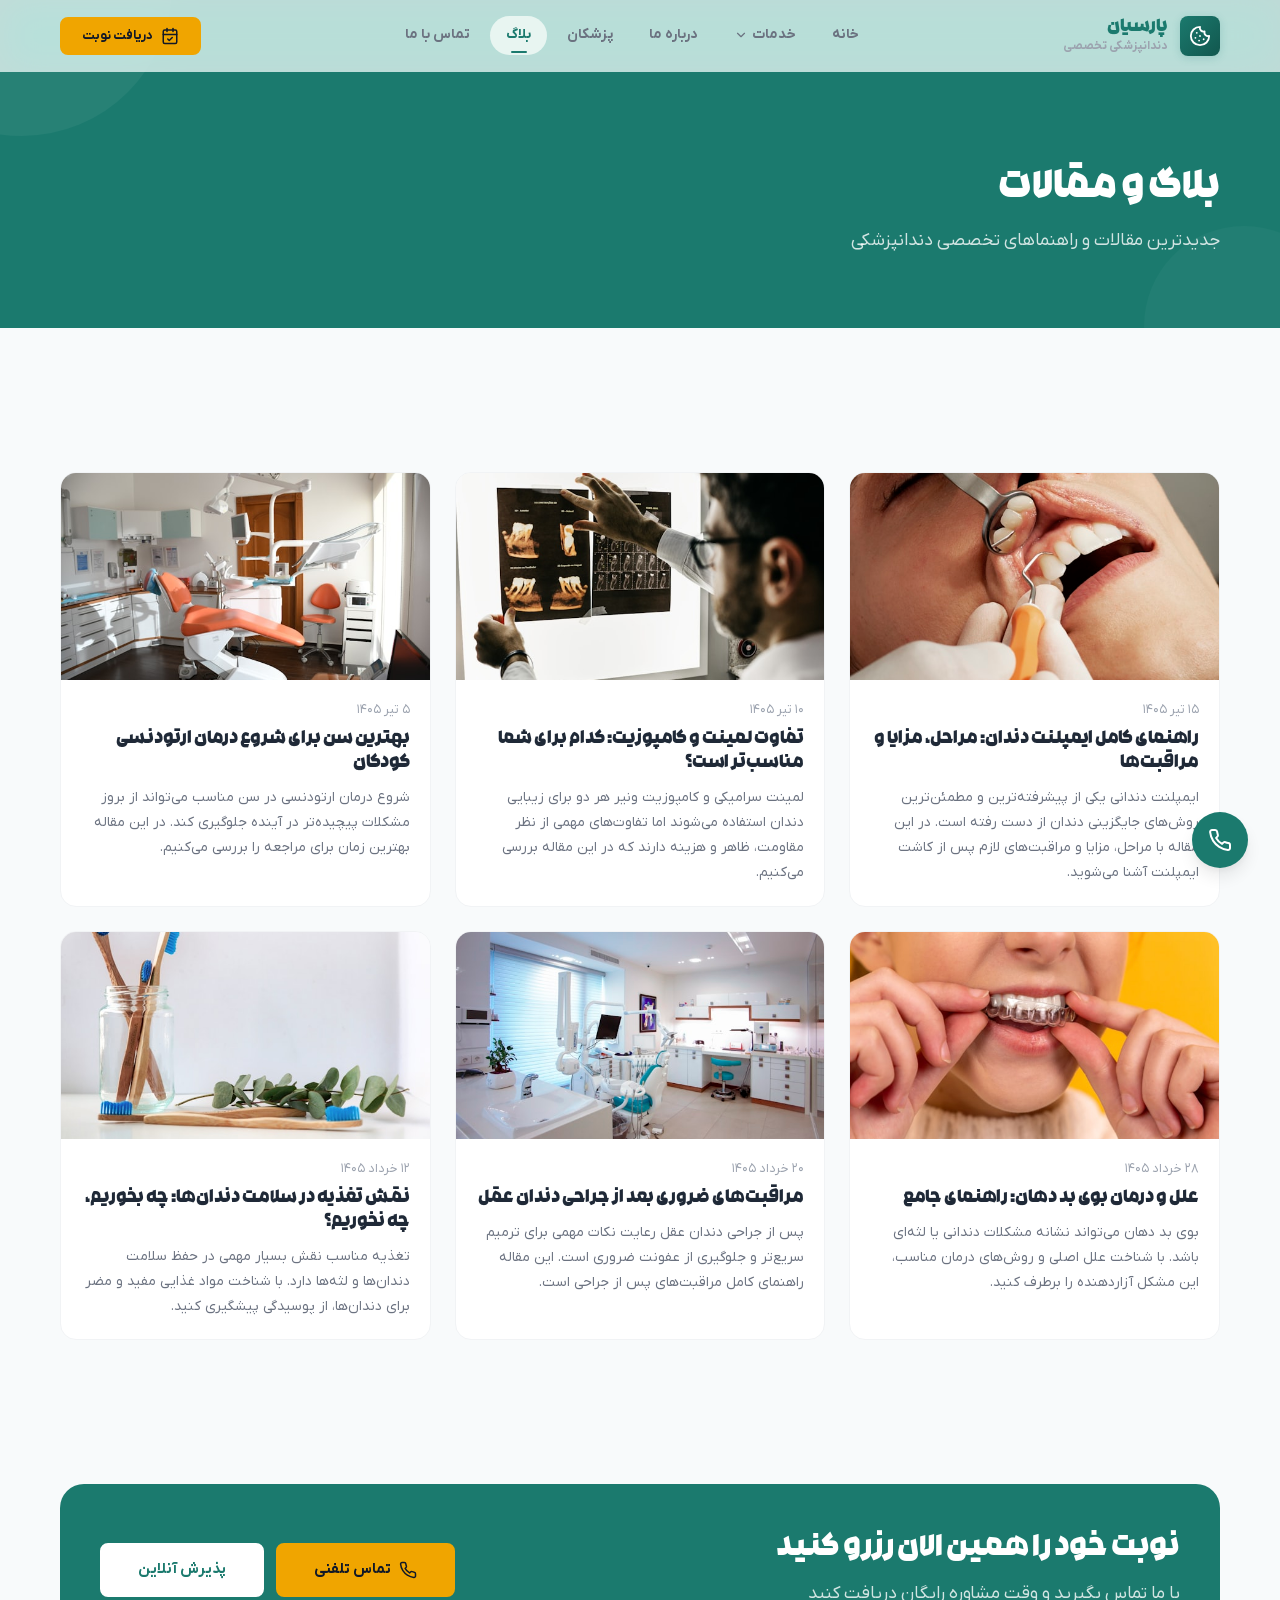
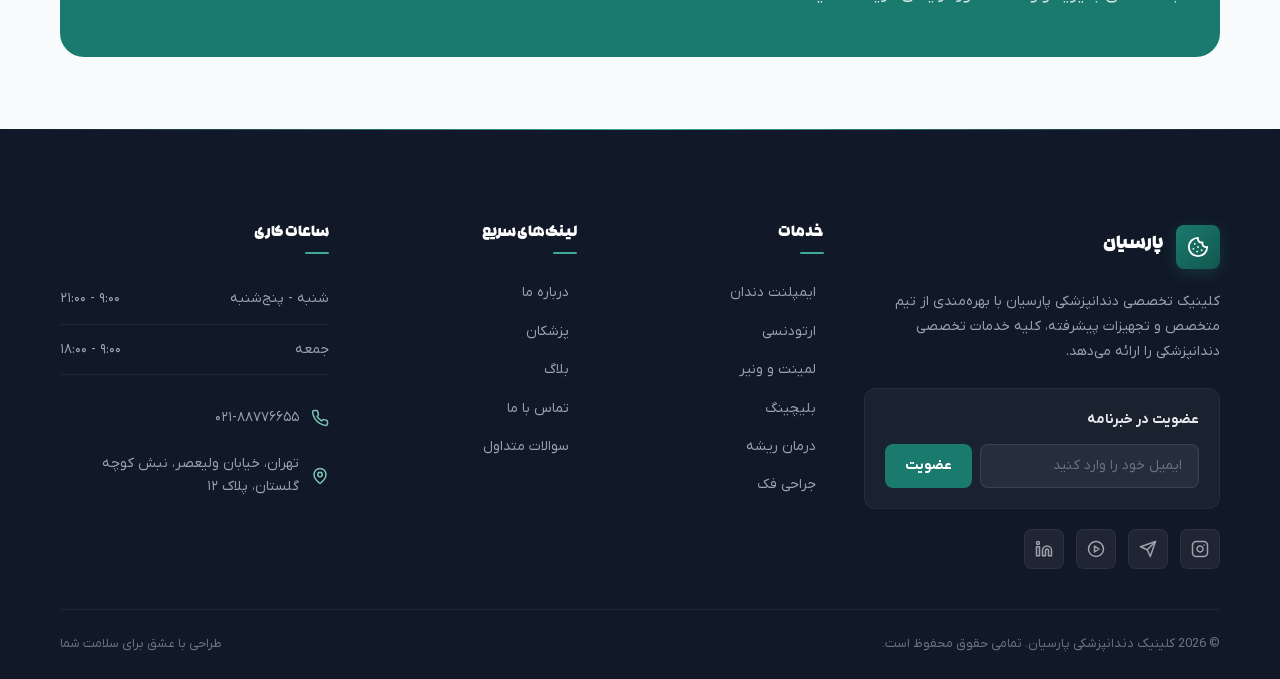
<file: pages/blog.html>
<!DOCTYPE html>
<html lang="fa" dir="rtl">
<head>
  <meta charset="UTF-8">
  <meta name="viewport" content="width=device-width, initial-scale=1.0">
  <title>بلاگ و مقالات | کلینیک دندانپزشکی پارسیان</title>
  <meta name="description" content="مطالعه جدیدترین مقالات و راهنماهای تخصصی دندانپزشکی در بلاگ کلینیک پارسیان. اطلاعات مفید درباره ایمپلنت، ارتودنسی، لمینت و مراقبت از دندان‌ها.">
  <meta name="keywords" content="بلاگ دندانپزشکی, مقالات دندان, ایمپلنت, ارتودنسی, لمینت, مراقبت از دندان">
  <meta name="robots" content="index, follow">
  <meta property="og:type" content="website">
  <meta property="og:title" content="بلاگ و مقالات | کلینیک دندانپزشکی پارسیان">
  <meta property="og:description" content="جدیدترین مقالات و راهنماهای تخصصی دندانپزشکی">
  <meta property="og:site_name" content="کلینیک دندانپزشکی پارسیان">
  <meta property="og:locale" content="fa_IR">
  <link rel="icon" type="image/svg+xml" href="../assets/favicons/favicon.svg">
  <link rel="stylesheet" href="../css/variables.css">
  <link rel="stylesheet" href="../css/base.css">
  <link rel="stylesheet" href="../css/components.css">
  <link rel="stylesheet" href="../css/layout.css">
  <link rel="stylesheet" href="../css/pages.css">
</head>
<body>

  <!-- HEADER -->
  <header class="header" id="header">
    <div class="header__inner container">
      <a href="../index.html" class="header__logo">
        <div class="header__logo-icon"><svg viewBox="0 0 24 24" fill="none" stroke="currentColor" stroke-width="2" stroke-linecap="round" stroke-linejoin="round"><path d="M12 2a10 10 0 1 0 10 10 4 4 0 0 1-5-5 4 4 0 0 1-5-5"/><path d="M8.5 8.5v.01"/><path d="M16 15.5v.01"/><path d="M12 12v.01"/><path d="M11 17v.01"/><path d="M7 14v.01"/></svg></div>
        <div class="header__logo-text"><span>پارسیان</span><span class="header__logo-sub">دندانپزشکی تخصصی</span></div>
      </a>
      <nav class="nav">
        <a href="../index.html" class="nav__link">خانه</a>
        <div class="nav__item">
          <a href="services.html" class="nav__link">خدمات <svg viewBox="0 0 24 24" fill="none" stroke="currentColor" stroke-width="2" stroke-linecap="round" stroke-linejoin="round"><polyline points="6 9 12 15 18 9"/></svg></a>
          <div class="mega-menu"><div class="mega-menu__grid">
            <a href="services.html#implant" class="mega-menu__link"><span class="mega-menu__link-icon"><svg viewBox="0 0 24 24" fill="none" stroke="currentColor" stroke-width="2" stroke-linecap="round" stroke-linejoin="round"><path d="M19 14c1.49-1.46 3-3.21 3-5.5A5.5 5.5 0 0 0 16.5 3c-1.76 0-3 .5-4.5 2-1.5-1.5-2.74-2-4.5-2A5.5 5.5 0 0 0 2 8.5c0 2.3 1.5 4.05 3 5.5l7 7Z"/></svg></span><div><div class="mega-menu__link-title">ایمپلنت دندان</div><div class="mega-menu__link-desc">جایگزینی دائمی دندان</div></div></a>
            <a href="services.html#veneer" class="mega-menu__link"><span class="mega-menu__link-icon"><svg viewBox="0 0 24 24" fill="none" stroke="currentColor" stroke-width="2" stroke-linecap="round" stroke-linejoin="round"><circle cx="12" cy="12" r="10"/><path d="M8 14s1.5 2 4 2 4-2 4-2"/><line x1="9" x2="9.01" y1="9" y2="9"/><line x1="15" x2="15.01" y1="9" y2="9"/></svg></span><div><div class="mega-menu__link-title">لمینت و ونیر</div><div class="mega-menu__link-desc">لبخند زیبا با لمینت سرامیکی</div></div></a>
            <a href="services.html#orthodontics" class="mega-menu__link"><span class="mega-menu__link-icon"><svg viewBox="0 0 24 24" fill="none" stroke="currentColor" stroke-width="2" stroke-linecap="round" stroke-linejoin="round"><path d="M2 12h20"/><rect x="7" y="4" width="2" height="16" rx="1"/><rect x="15" y="4" width="2" height="16" rx="1"/></svg></span><div><div class="mega-menu__link-title">ارتودنسی</div><div class="mega-menu__link-desc">صاف کردن دندان‌ها</div></div></a>
            <a href="services.html#whitening" class="mega-menu__link"><span class="mega-menu__link-icon"><svg viewBox="0 0 24 24" fill="none" stroke="currentColor" stroke-width="2" stroke-linecap="round" stroke-linejoin="round"><circle cx="12" cy="12" r="4"/><path d="M12 2v2"/><path d="M12 20v2"/><path d="m4.93 4.93 1.41 1.41"/><path d="m17.66 17.66 1.41 1.41"/><path d="M2 12h2"/><path d="M20 12h2"/><path d="m6.34 17.66-1.41 1.41"/><path d="m19.07 4.93-1.41 1.41"/></svg></span><div><div class="mega-menu__link-title">بلیچینگ</div><div class="mega-menu__link-desc">سفید کردن حرفه‌ای دندان‌ها</div></div></a>
            <a href="services.html#root-canal" class="mega-menu__link"><span class="mega-menu__link-icon"><svg viewBox="0 0 24 24" fill="none" stroke="currentColor" stroke-width="2" stroke-linecap="round" stroke-linejoin="round"><path d="M12 22s8-4 8-10V5l-8-3-8 3v7c0 6 8 10 8 10"/></svg></span><div><div class="mega-menu__link-title">درمان ریشه</div><div class="mega-menu__link-desc">عصب‌کشی با میکروسکوپ</div></div></a>
            <a href="services.html#surgery" class="mega-menu__link"><span class="mega-menu__link-icon"><svg viewBox="0 0 24 24" fill="none" stroke="currentColor" stroke-width="2" stroke-linecap="round" stroke-linejoin="round"><path d="M22 12h-4l-3 9L9 3l-3 9H2"/></svg></span><div><div class="mega-menu__link-title">جراحی فک</div><div class="mega-menu__link-desc">جراحی تخصصی فک و صورت</div></div></a>
          </div></div>
        </div>
        <a href="about.html" class="nav__link">درباره ما</a>
        <a href="doctors.html" class="nav__link">پزشکان</a>
        <a href="blog.html" class="nav__link active">بلاگ</a>
        <a href="contact.html" class="nav__link">تماس با ما</a>
      </nav>
      <div class="flex items-center gap-4">
        <a href="contact.html" class="btn btn--accent btn--sm lg-only"><svg viewBox="0 0 24 24" fill="none" stroke="currentColor" stroke-width="2" stroke-linecap="round" stroke-linejoin="round"><path d="M8 2v4"/><path d="M16 2v4"/><rect width="18" height="18" x="3" y="4" rx="2"/><path d="M3 10h18"/><path d="m9 16 2 2 4-4"/></svg> دریافت نوبت</a>
        <button class="mobile-toggle" aria-label="منوی موبایل"><div class="hamburger"><span></span><span></span><span></span></div></button>
      </div>
    </div>
  </header>

  <!-- Mobile Menu -->
  <div class="mobile-menu" id="mobileMenu">
    <a href="../index.html" class="mobile-menu__link">خانه</a>
    <div class="mobile-menu__dropdown">
      <a href="services.html" class="mobile-menu__link mobile-menu__link--has-sub">
        خدمات
        <svg viewBox="0 0 24 24" fill="none" stroke="currentColor" stroke-width="2" stroke-linecap="round" stroke-linejoin="round"><polyline points="6 9 12 15 18 9"/></svg>
      </a>
      <div class="mobile-menu__submenu">
        <a href="services.html#implant" class="mega-menu__link">ایمپلنت دندان</a>
        <a href="services.html#veneer" class="mega-menu__link">لمینت و ونیر</a>
        <a href="services.html#orthodontics" class="mega-menu__link">ارتودنسی</a>
        <a href="services.html#whitening" class="mega-menu__link">بلیچینگ</a>
        <a href="services.html#root-canal" class="mega-menu__link">درمان ریشه</a>
        <a href="services.html#surgery" class="mega-menu__link">جراحی فک</a>
      </div>
    </div>
    <a href="about.html" class="mobile-menu__link">درباره ما</a>
    <a href="doctors.html" class="mobile-menu__link">پزشکان</a>
    <a href="blog.html" class="mobile-menu__link">بلاگ</a>
    <a href="contact.html" class="mobile-menu__link">تماس با ما</a>
    <div class="mobile-menu__cta">
      <a href="contact.html" class="btn btn--accent btn--lg w-full">دریافت نوبت</a>
      <a href="tel:+982188776655" class="btn btn--outline btn--lg w-full">
        <svg viewBox="0 0 24 24" fill="none" stroke="currentColor" stroke-width="2" stroke-linecap="round" stroke-linejoin="round"><path d="M22 16.92v3a2 2 0 0 1-2.18 2 19.79 19.79 0 0 1-8.63-3.07 19.5 19.5 0 0 1-6-6 19.79 19.79 0 0 1-3.07-8.67A2 2 0 0 1 4.11 2h3a2 2 0 0 1 2 1.72c.127.96.361 1.903.7 2.81a2 2 0 0 1-.45 2.11L8.09 9.91a16 16 0 0 0 6 6l1.27-1.27a2 2 0 0 1 2.11-.45c.907.339 1.85.573 2.81.7A2 2 0 0 1 22 16.92Z"/></svg>
        ۰۲۱-۸۸۷۷۶۶۵۵
      </a>
    </div>
  </div>

  <!-- PAGE HEADER -->
  <section class="page-header">
    <div class="container">
      <h1 class="page-header__title reveal">بلاگ و مقالات</h1>
      <p class="page-header__text reveal reveal-delay-1">جدیدترین مقالات و راهنماهای تخصصی دندانپزشکی</p>
    </div>
  </section>

  <div class="header-spacer"></div>

  <!-- BLOG GRID -->
  <section class="section" id="blog">
    <div class="container">
      <div class="blog-grid">

        <!-- Blog Card 1 -->
        <a href="blog-article.html?id=implant-guide" class="blog-card reveal">
          <div class="blog-card__image">
            <img src="../assets/images/services/implant.jpg" alt="ایمپلنت دندان" loading="lazy">
          </div>
          <div class="blog-card__body">
            <div class="blog-card__date">۱۵ تیر ۱۴۰۵</div>
            <h3 class="blog-card__title">راهنمای کامل ایمپلنت دندان: مراحل، مزایا و مراقبت‌ها</h3>
            <p class="blog-card__excerpt">ایمپلنت دندانی یکی از پیشرفته‌ترین و مطمئن‌ترین روش‌های جایگزینی دندان از دست رفته است. در این مقاله با مراحل، مزایا و مراقبت‌های لازم پس از کاشت ایمپلنت آشنا می‌شوید.</p>
          </div>
        </a>

        <!-- Blog Card 2 -->
        <a href="blog-article.html?id=veneer-vs-composite" class="blog-card reveal reveal-delay-1">
          <div class="blog-card__image">
            <img src="../assets/images/services/veneer.jpg" alt="لمینت و کامپوزیت" loading="lazy">
          </div>
          <div class="blog-card__body">
            <div class="blog-card__date">۱۰ تیر ۱۴۰۵</div>
            <h3 class="blog-card__title">تفاوت لمینت و کامپوزیت: کدام برای شما مناسب‌تر است؟</h3>
            <p class="blog-card__excerpt">لمینت سرامیکی و کامپوزیت ونیر هر دو برای زیبایی دندان استفاده می‌شوند اما تفاوت‌های مهمی از نظر مقاومت، ظاهر و هزینه دارند که در این مقاله بررسی می‌کنیم.</p>
          </div>
        </a>

        <!-- Blog Card 3 -->
        <a href="blog-article.html?id=orthodontics-age" class="blog-card reveal reveal-delay-2">
          <div class="blog-card__image">
            <img src="../assets/images/services/orthodontics.jpg" alt="ارتودنسی کودکان" loading="lazy">
          </div>
          <div class="blog-card__body">
            <div class="blog-card__date">۵ تیر ۱۴۰۵</div>
            <h3 class="blog-card__title">بهترین سن برای شروع درمان ارتودنسی کودکان</h3>
            <p class="blog-card__excerpt">شروع درمان ارتودنسی در سن مناسب می‌تواند از بروز مشکلات پیچیده‌تر در آینده جلوگیری کند. در این مقاله بهترین زمان برای مراجعه را بررسی می‌کنیم.</p>
          </div>
        </a>

        <!-- Blog Card 4 -->
        <a href="blog-article.html?id=bad-breath" class="blog-card reveal">
          <div class="blog-card__image">
            <img src="../assets/images/blog/bad-breath.jpg" alt="سلامت دهان" loading="lazy">
          </div>
          <div class="blog-card__body">
            <div class="blog-card__date">۲۸ خرداد ۱۴۰۵</div>
            <h3 class="blog-card__title">علل و درمان بوی بد دهان: راهنمای جامع</h3>
            <p class="blog-card__excerpt">بوی بد دهان می‌تواند نشانه مشکلات دندانی یا لثه‌ای باشد. با شناخت علل اصلی و روش‌های درمان مناسب، این مشکل آزاردهنده را برطرف کنید.</p>
          </div>
        </a>

        <!-- Blog Card 5 -->
        <a href="blog-article.html?id=wisdom-tooth-care" class="blog-card reveal reveal-delay-1">
          <div class="blog-card__image">
            <img src="../assets/images/blog/wisdom-tooth.jpg" alt="جراحی دندان عقل" loading="lazy">
          </div>
          <div class="blog-card__body">
            <div class="blog-card__date">۲۰ خرداد ۱۴۰۵</div>
            <h3 class="blog-card__title">مراقبت‌های ضروری بعد از جراحی دندان عقل</h3>
            <p class="blog-card__excerpt">پس از جراحی دندان عقل رعایت نکات مهمی برای ترمیم سریع‌تر و جلوگیری از عفونت ضروری است. این مقاله راهنمای کامل مراقبت‌های پس از جراحی است.</p>
          </div>
        </a>

        <!-- Blog Card 6 -->
        <a href="blog-article.html?id=nutrition-teeth" class="blog-card reveal reveal-delay-2">
          <div class="blog-card__image">
            <img src="../assets/images/blog/nutrition-teeth.jpg" alt="تغذیه و دندان" loading="lazy">
          </div>
          <div class="blog-card__body">
            <div class="blog-card__date">۱۲ خرداد ۱۴۰۵</div>
            <h3 class="blog-card__title">نقش تغذیه در سلامت دندان‌ها: چه بخوریم، چه نخوریم؟</h3>
            <p class="blog-card__excerpt">تغذیه مناسب نقش بسیار مهمی در حفظ سلامت دندان‌ها و لثه‌ها دارد. با شناخت مواد غذایی مفید و مضر برای دندان‌ها، از پوسیدگی پیشگیری کنید.</p>
          </div>
        </a>

      </div>
    </div>
  </section>

  <!-- CTA -->
  <section class="section" id="cta">
    <div class="container">
      <div class="cta-section reveal">
        <div>
          <h2 class="cta-section__title">نوبت خود را همین الان رزرو کنید</h2>
          <p class="cta-section__text">با ما تماس بگیرید و وقت مشاوره رایگان دریافت کنید</p>
        </div>
        <div class="cta-section__actions">
          <a href="tel:+982188776655" class="btn btn--accent btn--lg">
            <svg viewBox="0 0 24 24" fill="none" stroke="currentColor" stroke-width="2" stroke-linecap="round" stroke-linejoin="round"><path d="M22 16.92v3a2 2 0 0 1-2.18 2 19.79 19.79 0 0 1-8.63-3.07 19.5 19.5 0 0 1-6-6 19.79 19.79 0 0 1-3.07-8.67A2 2 0 0 1 4.11 2h3a2 2 0 0 1 2 1.72c.127.96.361 1.903.7 2.81a2 2 0 0 1-.45 2.11L8.09 9.91a16 16 0 0 0 6 6l1.27-1.27a2 2 0 0 1 2.11-.45c.907.339 1.85.573 2.81.7A2 2 0 0 1 22 16.92Z"/></svg>
            تماس تلفنی
          </a>
          <a href="contact.html" class="btn btn--white btn--lg">پذیرش آنلاین</a>
        </div>
      </div>
    </div>
  </section>

  <!-- FOOTER -->
  <!-- FOOTER -->
  <footer class="footer">
    <div class="container">
      <div class="footer__grid">
        <div class="footer__brand">
          <div class="footer__logo">
            <div class="footer__logo-icon">
              <svg viewBox="0 0 24 24" fill="none" stroke="currentColor" stroke-width="2" stroke-linecap="round" stroke-linejoin="round"><path d="M12 2a10 10 0 1 0 10 10 4 4 0 0 1-5-5 4 4 0 0 1-5-5"/><path d="M8.5 8.5v.01"/><path d="M16 15.5v.01"/><path d="M12 12v.01"/><path d="M11 17v.01"/><path d="M7 14v.01"/></svg>
            </div>
            <div class="footer__logo-text">پارسیان</div>
          </div>
          <p class="footer__desc">کلینیک تخصصی دندانپزشکی پارسیان با بهره‌مندی از تیم متخصص و تجهیزات پیشرفته، کلیه خدمات تخصصی دندانپزشکی را ارائه می‌دهد.</p>
          <div class="footer__newsletter">
            <div class="footer__newsletter-title">عضویت در خبرنامه</div>
            <form class="footer__newsletter-form" onsubmit="return false;">
              <input type="email" class="footer__newsletter-input" placeholder="ایمیل خود را وارد کنید" aria-label="ایمیل">
              <button type="submit" class="footer__newsletter-btn">عضویت</button>
            </form>
          </div>
          <div class="footer__social">
            <a href="#" class="footer__social-link" aria-label="اینستاگرام">
              <svg viewBox="0 0 24 24" fill="none" stroke="currentColor" stroke-width="2" stroke-linecap="round" stroke-linejoin="round"><rect width="20" height="20" x="2" y="2" rx="5" ry="5"/><path d="M16 11.37A4 4 0 1 1 12.63 8 4 4 0 0 1 16 11.37z"/><line x1="17.5" x2="17.51" y1="6.5" y2="6.5"/></svg>
            </a>
            <a href="#" class="footer__social-link" aria-label="تلگرام">
              <svg viewBox="0 0 24 24" fill="none" stroke="currentColor" stroke-width="2" stroke-linecap="round" stroke-linejoin="round"><path d="m22 2-7 20-4-9-9-4Z"/><path d="M22 2 11 13"/></svg>
            </a>
            <a href="#" class="footer__social-link" aria-label="آپارات">
              <svg viewBox="0 0 24 24" fill="none" stroke="currentColor" stroke-width="2" stroke-linecap="round" stroke-linejoin="round"><path d="M22 12a10 10 0 1 1-20 0 10 10 0 0 1 20 0Z"/><path d="m10 8 6 4-6 4V8Z"/></svg>
            </a>
            <a href="#" class="footer__social-link" aria-label="لینکدین">
              <svg viewBox="0 0 24 24" fill="none" stroke="currentColor" stroke-width="2" stroke-linecap="round" stroke-linejoin="round"><path d="M16 8a6 6 0 0 1 6 6v7h-4v-7a2 2 0 0 0-2-2 2 2 0 0 0-2 2v7h-4v-7a6 6 0 0 1 6-6z"/><rect width="4" height="12" x="2" y="9"/><circle cx="4" cy="4" r="2"/></svg>
            </a>
          </div>
        </div>
        <div>
          <h4 class="footer__heading">خدمات</h4>
          <a href="services.html#implant" class="footer__link">ایمپلنت دندان</a>
          <a href="services.html#orthodontics" class="footer__link">ارتودنسی</a>
          <a href="services.html#veneer" class="footer__link">لمینت و ونیر</a>
          <a href="services.html#whitening" class="footer__link">بلیچینگ</a>
          <a href="services.html#root-canal" class="footer__link">درمان ریشه</a>
          <a href="services.html#surgery" class="footer__link">جراحی فک</a>
        </div>
        <div>
          <h4 class="footer__heading">لینک‌های سریع</h4>
          <a href="about.html" class="footer__link">درباره ما</a>
          <a href="doctors.html" class="footer__link">پزشکان</a>
          <a href="blog.html" class="footer__link">بلاگ</a>
          <a href="contact.html" class="footer__link">تماس با ما</a>
          <a href="faq.html" class="footer__link">سوالات متداول</a>
        </div>
        <div>
          <h4 class="footer__heading">ساعات کاری</h4>
          <div class="footer__hours">
            <div class="footer__hours-row"><span>شنبه - پنج‌شنبه</span><span>۹:۰۰ - ۲۱:۰۰</span></div>
            <div class="footer__hours-row"><span>جمعه</span><span>۹:۰۰ - ۱۸:۰۰</span></div>
          </div>
          <div style="margin-top:var(--sp-5);">
            <div class="footer__contact-item">
              <svg viewBox="0 0 24 24" fill="none" stroke="currentColor" stroke-width="2" stroke-linecap="round" stroke-linejoin="round"><path d="M22 16.92v3a2 2 0 0 1-2.18 2 19.79 19.79 0 0 1-8.63-3.07 19.5 19.5 0 0 1-6-6 19.79 19.79 0 0 1-3.07-8.67A2 2 0 0 1 4.11 2h3a2 2 0 0 1 2 1.72c.127.96.361 1.903.7 2.81a2 2 0 0 1-.45 2.11L8.09 9.91a16 16 0 0 0 6 6l1.27-1.27a2 2 0 0 1 2.11-.45c.907.339 1.85.573 2.81.7A2 2 0 0 1 22 16.92Z"/></svg>
              ۰۲۱-۸۸۷۷۶۶۵۵
            </div>
            <div class="footer__contact-item">
              <svg viewBox="0 0 24 24" fill="none" stroke="currentColor" stroke-width="2" stroke-linecap="round" stroke-linejoin="round"><path d="M20 10c0 6-8 12-8 12s-8-6-8-12a8 8 0 0 1 16 0Z"/><circle cx="12" cy="10" r="3"/></svg>
              تهران، خیابان ولیعصر، نبش کوچه گلستان، پلاک ۱۲
            </div>
          </div>
        </div>
      </div>
      <div class="footer__bottom">
        <span>© <span data-year></span> کلینیک دندانپزشکی پارسیان. تمامی حقوق محفوظ است.</span>
        <span>طراحی با عشق برای سلامت شما</span>
      </div>
    </div>
  </footer>

  <!-- FAB -->
  <div class="fab lg-only">
    <a href="tel:+982188776655" class="fab__btn fab__btn--phone" aria-label="تماس تلفنی">
      <svg viewBox="0 0 24 24" fill="none" stroke="currentColor" stroke-width="2" stroke-linecap="round" stroke-linejoin="round"><path d="M22 16.92v3a2 2 0 0 1-2.18 2 19.79 19.79 0 0 1-8.63-3.07 19.5 19.5 0 0 1-6-6 19.79 19.79 0 0 1-3.07-8.67A2 2 0 0 1 4.11 2h3a2 2 0 0 1 2 1.72c.127.96.361 1.903.7 2.81a2 2 0 0 1-.45 2.11L8.09 9.91a16 16 0 0 0 6 6l1.27-1.27a2 2 0 0 1 2.11-.45c.907.339 1.85.573 2.81.7A2 2 0 0 1 22 16.92Z"/></svg>
    </a>
  </div>

  <!-- Back to Top -->
  <button class="back-to-top" aria-label="بازگشت به بالا">
    <svg viewBox="0 0 24 24" fill="none" stroke="currentColor" stroke-width="2" stroke-linecap="round" stroke-linejoin="round"><path d="m18 15-6-6-6 6"/></svg>
  </button>

  <script src="../js/main.js"></script>
</body>
</html>
</file>
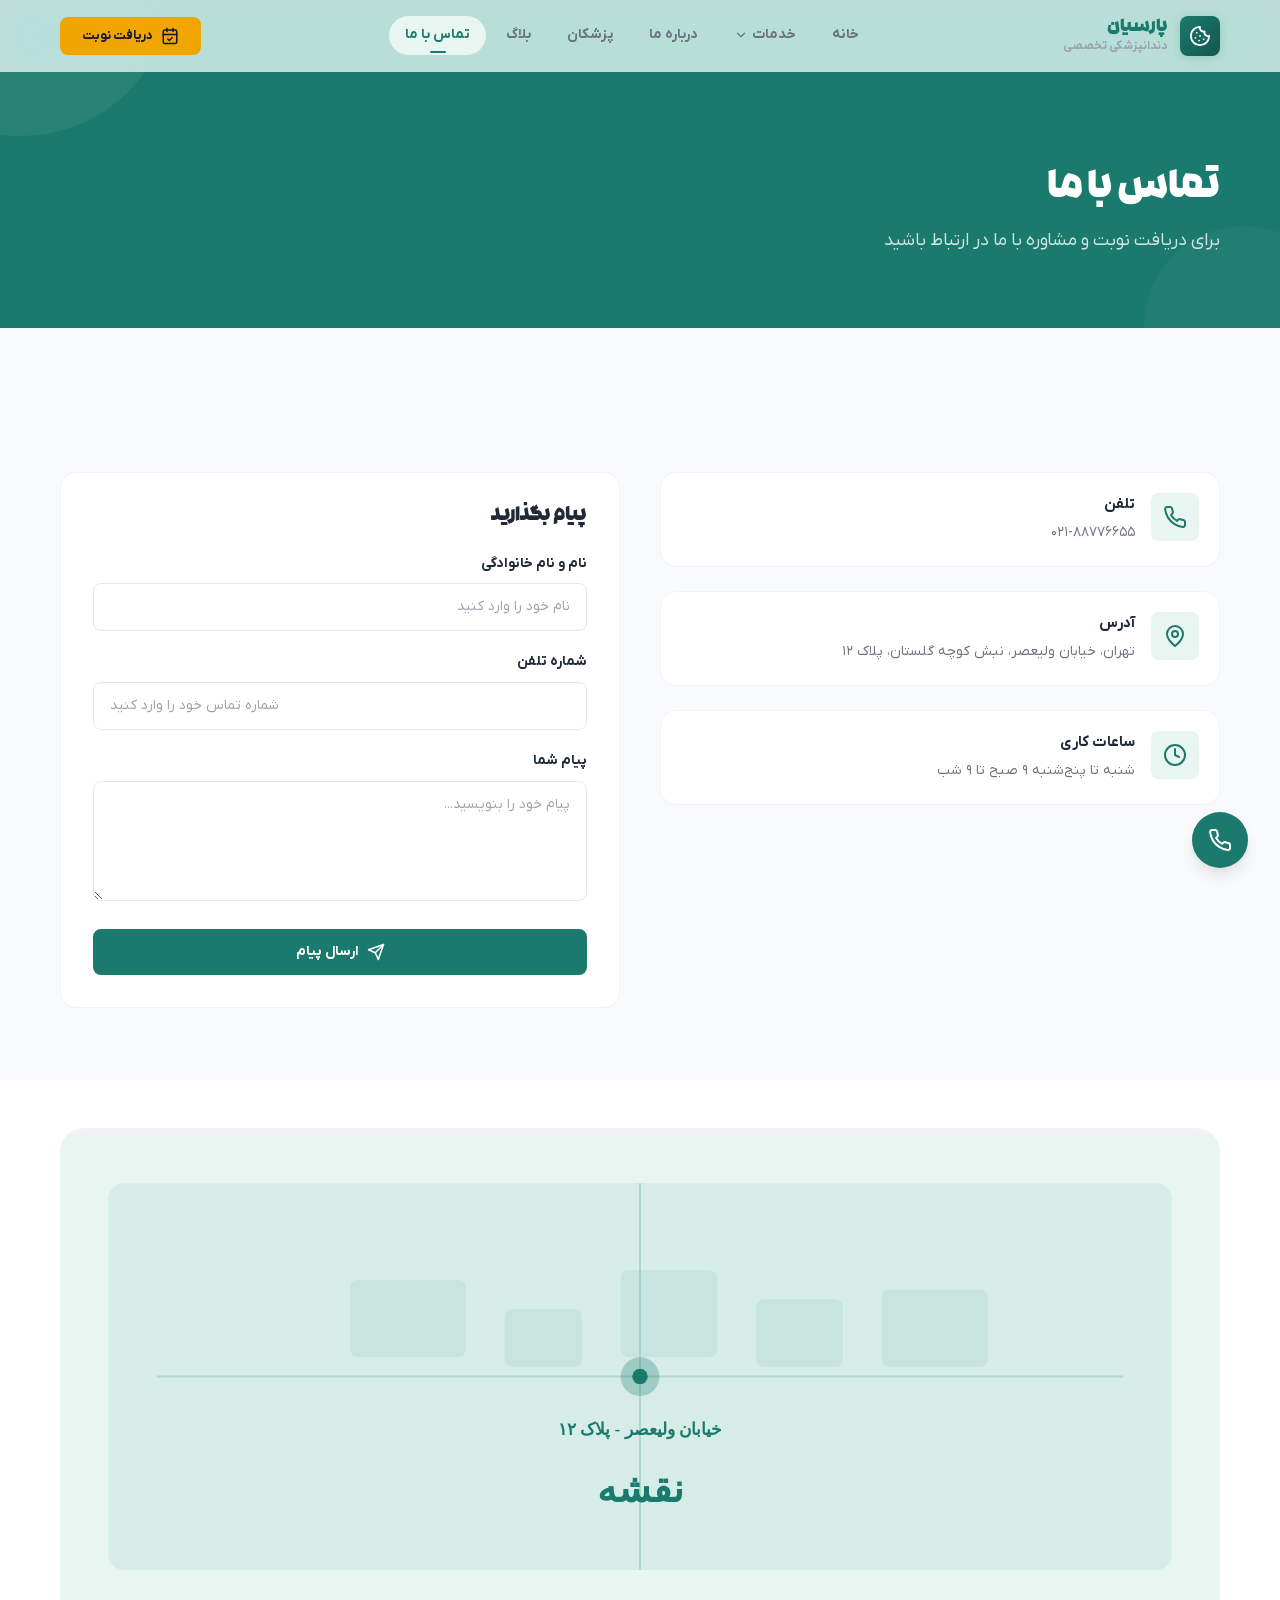
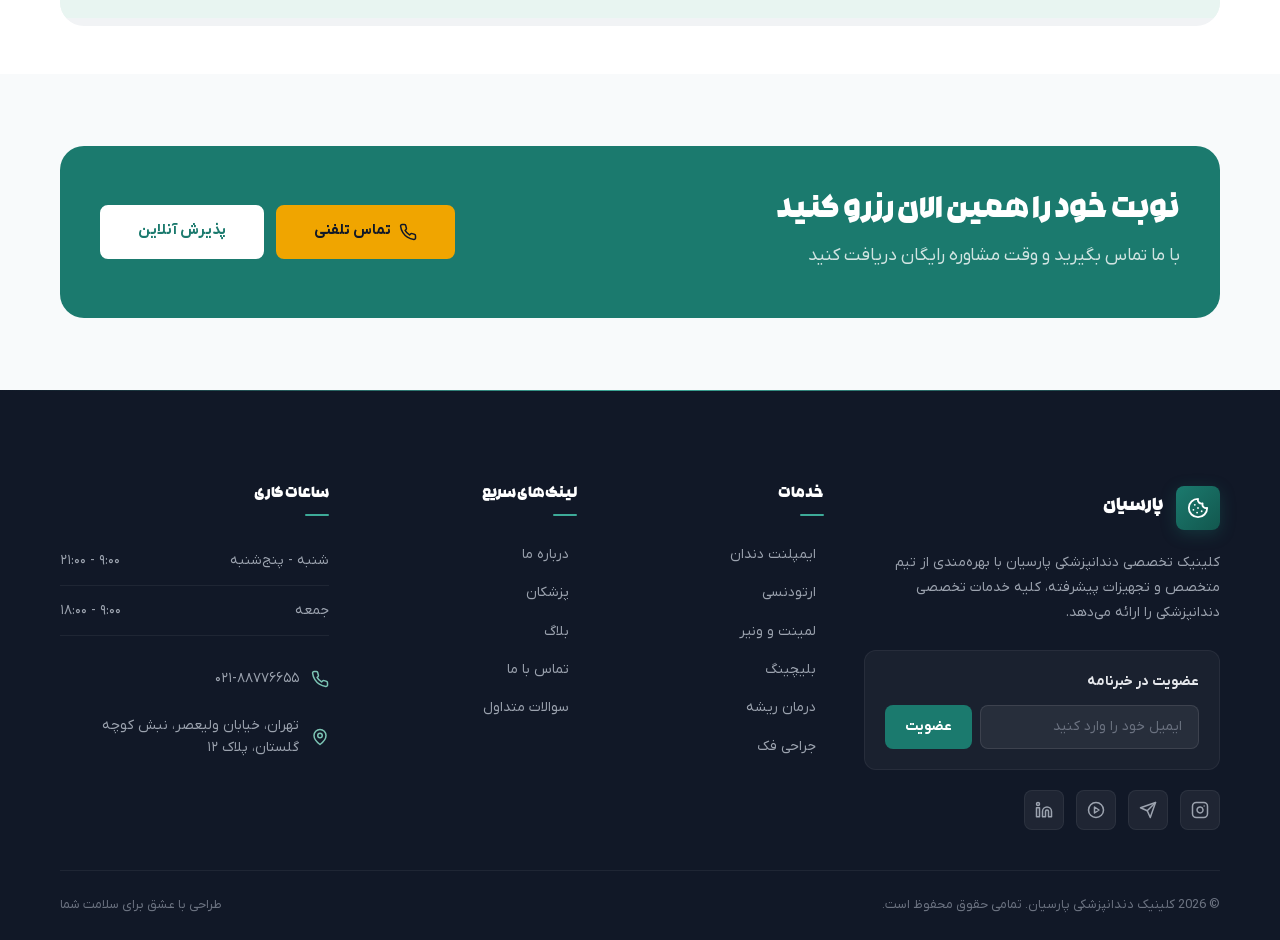
<file: pages/contact.html>
<!DOCTYPE html>
<html lang="fa" dir="rtl">
<head>
  <meta charset="UTF-8">
  <meta name="viewport" content="width=device-width, initial-scale=1.0">
  <title>تماس با ما | کلینیک دندانپزشکی پارسیان</title>
  <meta name="description" content="ارتباط با کلینیک دندانپزشکی پارسیان - آدرس، تلفن و ساعات کاری">
  <meta name="robots" content="index, follow">
  <meta property="og:type" content="website">
  <meta property="og:title" content="تماس با ما | کلینیک دندانپزشکی پارسیان">
  <meta property="og:description" content="ارتباط با کلینیک دندانپزشکی پارسیان - آدرس، تلفن و ساعات کاری">
  <meta property="og:locale" content="fa_IR">
  <link rel="icon" type="image/svg+xml" href="../assets/favicons/favicon.svg">
  <link rel="stylesheet" href="../css/variables.css">
  <link rel="stylesheet" href="../css/base.css">
  <link rel="stylesheet" href="../css/components.css">
  <link rel="stylesheet" href="../css/layout.css">
  <link rel="stylesheet" href="../css/pages.css">
</head>
<body>

  <!-- HEADER -->
  <header class="header" id="header">
    <div class="header__inner container">
      <a href="../index.html" class="header__logo">
        <div class="header__logo-icon"><svg viewBox="0 0 24 24" fill="none" stroke="currentColor" stroke-width="2" stroke-linecap="round" stroke-linejoin="round"><path d="M12 2a10 10 0 1 0 10 10 4 4 0 0 1-5-5 4 4 0 0 1-5-5"/><path d="M8.5 8.5v.01"/><path d="M16 15.5v.01"/><path d="M12 12v.01"/><path d="M11 17v.01"/><path d="M7 14v.01"/></svg></div>
        <div class="header__logo-text"><span>پارسیان</span><span class="header__logo-sub">دندانپزشکی تخصصی</span></div>
      </a>
      <nav class="nav">
        <a href="../index.html" class="nav__link">خانه</a>
        <div class="nav__item">
          <a href="services.html" class="nav__link">خدمات <svg viewBox="0 0 24 24" fill="none" stroke="currentColor" stroke-width="2" stroke-linecap="round" stroke-linejoin="round"><polyline points="6 9 12 15 18 9"/></svg></a>
          <div class="mega-menu"><div class="mega-menu__grid">
            <a href="services.html#implant" class="mega-menu__link"><span class="mega-menu__link-icon"><svg viewBox="0 0 24 24" fill="none" stroke="currentColor" stroke-width="2" stroke-linecap="round" stroke-linejoin="round"><path d="M19 14c1.49-1.46 3-3.21 3-5.5A5.5 5.5 0 0 0 16.5 3c-1.76 0-3 .5-4.5 2-1.5-1.5-2.74-2-4.5-2A5.5 5.5 0 0 0 2 8.5c0 2.3 1.5 4.05 3 5.5l7 7Z"/></svg></span><div><div class="mega-menu__link-title">ایمپلنت دندان</div><div class="mega-menu__link-desc">جایگزینی دائمی دندان</div></div></a>
            <a href="services.html#veneer" class="mega-menu__link"><span class="mega-menu__link-icon"><svg viewBox="0 0 24 24" fill="none" stroke="currentColor" stroke-width="2" stroke-linecap="round" stroke-linejoin="round"><circle cx="12" cy="12" r="10"/><path d="M8 14s1.5 2 4 2 4-2 4-2"/><line x1="9" x2="9.01" y1="9" y2="9"/><line x1="15" x2="15.01" y1="9" y2="9"/></svg></span><div><div class="mega-menu__link-title">لمینت و ونیر</div><div class="mega-menu__link-desc">لبخند زیبا با لمینت سرامیکی</div></div></a>
            <a href="services.html#orthodontics" class="mega-menu__link"><span class="mega-menu__link-icon"><svg viewBox="0 0 24 24" fill="none" stroke="currentColor" stroke-width="2" stroke-linecap="round" stroke-linejoin="round"><path d="M2 12h20"/><rect x="7" y="4" width="2" height="16" rx="1"/><rect x="15" y="4" width="2" height="16" rx="1"/></svg></span><div><div class="mega-menu__link-title">ارتودنسی</div><div class="mega-menu__link-desc">صاف کردن دندان‌ها</div></div></a>
            <a href="services.html#whitening" class="mega-menu__link"><span class="mega-menu__link-icon"><svg viewBox="0 0 24 24" fill="none" stroke="currentColor" stroke-width="2" stroke-linecap="round" stroke-linejoin="round"><circle cx="12" cy="12" r="4"/><path d="M12 2v2"/><path d="M12 20v2"/><path d="m4.93 4.93 1.41 1.41"/><path d="m17.66 17.66 1.41 1.41"/><path d="M2 12h2"/><path d="M20 12h2"/><path d="m6.34 17.66-1.41 1.41"/><path d="m19.07 4.93-1.41 1.41"/></svg></span><div><div class="mega-menu__link-title">بلیچینگ</div><div class="mega-menu__link-desc">سفید کردن حرفه‌ای دندان‌ها</div></div></a>
            <a href="services.html#root-canal" class="mega-menu__link"><span class="mega-menu__link-icon"><svg viewBox="0 0 24 24" fill="none" stroke="currentColor" stroke-width="2" stroke-linecap="round" stroke-linejoin="round"><path d="M12 22s8-4 8-10V5l-8-3-8 3v7c0 6 8 10 8 10"/></svg></span><div><div class="mega-menu__link-title">درمان ریشه</div><div class="mega-menu__link-desc">عصب‌کشی با میکروسکوپ</div></div></a>
            <a href="services.html#surgery" class="mega-menu__link"><span class="mega-menu__link-icon"><svg viewBox="0 0 24 24" fill="none" stroke="currentColor" stroke-width="2" stroke-linecap="round" stroke-linejoin="round"><path d="M22 12h-4l-3 9L9 3l-3 9H2"/></svg></span><div><div class="mega-menu__link-title">جراحی فک</div><div class="mega-menu__link-desc">جراحی تخصصی فک و صورت</div></div></a>
          </div></div>
        </div>
        <a href="about.html" class="nav__link">درباره ما</a>
        <a href="doctors.html" class="nav__link">پزشکان</a>
        <a href="blog.html" class="nav__link">بلاگ</a>
        <a href="contact.html" class="nav__link active">تماس با ما</a>
      </nav>
      <div class="flex items-center gap-4">
        <a href="contact.html" class="btn btn--accent btn--sm lg-only"><svg viewBox="0 0 24 24" fill="none" stroke="currentColor" stroke-width="2" stroke-linecap="round" stroke-linejoin="round"><path d="M8 2v4"/><path d="M16 2v4"/><rect width="18" height="18" x="3" y="4" rx="2"/><path d="M3 10h18"/><path d="m9 16 2 2 4-4"/></svg> دریافت نوبت</a>
        <button class="mobile-toggle" aria-label="منوی موبایل"><div class="hamburger"><span></span><span></span><span></span></div></button>
      </div>
    </div>
  </header>

  <!-- Mobile Menu -->
  <div class="mobile-menu" id="mobileMenu">
    <a href="../index.html" class="mobile-menu__link">خانه</a>
    <div class="mobile-menu__dropdown">
      <a href="services.html" class="mobile-menu__link mobile-menu__link--has-sub">
        خدمات
        <svg viewBox="0 0 24 24" fill="none" stroke="currentColor" stroke-width="2" stroke-linecap="round" stroke-linejoin="round"><polyline points="6 9 12 15 18 9"/></svg>
      </a>
      <div class="mobile-menu__submenu">
        <a href="services.html#implant" class="mega-menu__link">ایمپلنت دندان</a>
        <a href="services.html#veneer" class="mega-menu__link">لمینت و ونیر</a>
        <a href="services.html#orthodontics" class="mega-menu__link">ارتودنسی</a>
        <a href="services.html#whitening" class="mega-menu__link">بلیچینگ</a>
        <a href="services.html#root-canal" class="mega-menu__link">درمان ریشه</a>
        <a href="services.html#surgery" class="mega-menu__link">جراحی فک</a>
      </div>
    </div>
    <a href="about.html" class="mobile-menu__link">درباره ما</a>
    <a href="doctors.html" class="mobile-menu__link">پزشکان</a>
    <a href="blog.html" class="mobile-menu__link">بلاگ</a>
    <a href="contact.html" class="mobile-menu__link">تماس با ما</a>
    <div class="mobile-menu__cta">
      <a href="contact.html" class="btn btn--accent btn--lg w-full">دریافت نوبت</a>
      <a href="tel:+982188776655" class="btn btn--outline btn--lg w-full">
        <svg viewBox="0 0 24 24" fill="none" stroke="currentColor" stroke-width="2" stroke-linecap="round" stroke-linejoin="round"><path d="M22 16.92v3a2 2 0 0 1-2.18 2 19.79 19.79 0 0 1-8.63-3.07 19.5 19.5 0 0 1-6-6 19.79 19.79 0 0 1-3.07-8.67A2 2 0 0 1 4.11 2h3a2 2 0 0 1 2 1.72c.127.96.361 1.903.7 2.81a2 2 0 0 1-.45 2.11L8.09 9.91a16 16 0 0 0 6 6l1.27-1.27a2 2 0 0 1 2.11-.45c.907.339 1.85.573 2.81.7A2 2 0 0 1 22 16.92Z"/></svg>
        ۰۲۱-۸۸۷۷۶۶۵۵
      </a>
    </div>
  </div>

  <!-- PAGE HEADER -->
  <section class="page-header">
    <div class="container">
      <h1 class="page-header__title">تماس با ما</h1>
      <p class="page-header__text">برای دریافت نوبت و مشاوره با ما در ارتباط باشید</p>
    </div>
  </section>

  <div class="header-spacer"></div>

  <!-- CONTACT -->
  <section class="section">
    <div class="container">
      <div class="contact-grid reveal">
        <!-- Right: Contact Info -->
        <div class="flex flex-col gap-6">
          <div class="contact-info-card">
            <div class="contact-info-card__icon">
              <svg viewBox="0 0 24 24" fill="none" stroke="currentColor" stroke-width="2" stroke-linecap="round" stroke-linejoin="round"><path d="M22 16.92v3a2 2 0 0 1-2.18 2 19.79 19.79 0 0 1-8.63-3.07 19.5 19.5 0 0 1-6-6 19.79 19.79 0 0 1-3.07-8.67A2 2 0 0 1 4.11 2h3a2 2 0 0 1 2 1.72c.127.96.361 1.903.7 2.81a2 2 0 0 1-.45 2.11L8.09 9.91a16 16 0 0 0 6 6l1.27-1.27a2 2 0 0 1 2.11-.45c.907.339 1.85.573 2.81.7A2 2 0 0 1 22 16.92Z"/></svg>
            </div>
            <div>
              <div class="contact-info-card__title">تلفن</div>
              <div class="contact-info-card__text">۰۲۱-۸۸۷۷۶۶۵۵</div>
            </div>
          </div>
          <div class="contact-info-card">
            <div class="contact-info-card__icon">
              <svg viewBox="0 0 24 24" fill="none" stroke="currentColor" stroke-width="2" stroke-linecap="round" stroke-linejoin="round"><path d="M20 10c0 6-8 12-8 12s-8-6-8-12a8 8 0 0 1 16 0Z"/><circle cx="12" cy="10" r="3"/></svg>
            </div>
            <div>
              <div class="contact-info-card__title">آدرس</div>
              <div class="contact-info-card__text">تهران، خیابان ولیعصر، نبش کوچه گلستان، پلاک ۱۲</div>
            </div>
          </div>
          <div class="contact-info-card">
            <div class="contact-info-card__icon">
              <svg viewBox="0 0 24 24" fill="none" stroke="currentColor" stroke-width="2" stroke-linecap="round" stroke-linejoin="round"><circle cx="12" cy="12" r="10"/><polyline points="12 6 12 12 16 14"/></svg>
            </div>
            <div>
              <div class="contact-info-card__title">ساعات کاری</div>
              <div class="contact-info-card__text">شنبه تا پنج‌شنبه ۹ صبح تا ۹ شب</div>
            </div>
          </div>
        </div>

        <!-- Left: Contact Form -->
        <div class="bg-white" style="background:var(--surface-card);border:1px solid var(--border-light);border-radius:var(--radius-xl);padding:var(--sp-8);">
          <h3 style="font-family:var(--ff-heading);font-weight:var(--fw-black);font-size:var(--fs-xl);margin-bottom:var(--sp-6);">پیام بگذارید</h3>
          <form>
            <div class="form-group">
              <label class="form-label" for="name">نام و نام خانوادگی</label>
              <input class="form-input" type="text" id="name" placeholder="نام خود را وارد کنید" required>
            </div>
            <div class="form-group">
              <label class="form-label" for="phone">شماره تلفن</label>
              <input class="form-input" type="tel" id="phone" placeholder="شماره تماس خود را وارد کنید" required dir="ltr">
            </div>
            <div class="form-group">
              <label class="form-label" for="message">پیام شما</label>
              <textarea class="form-textarea" id="message" placeholder="پیام خود را بنویسید..." required></textarea>
            </div>
            <button type="submit" class="btn btn--primary btn--full">
              <svg viewBox="0 0 24 24" fill="none" stroke="currentColor" stroke-width="2" stroke-linecap="round" stroke-linejoin="round"><path d="m22 2-7 20-4-9-9-4Z"/><path d="M22 2 11 13"/></svg>
              ارسال پیام
            </button>
          </form>
        </div>
      </div>
    </div>
  </section>

  <!-- MAP -->
  <section class="section--sm bg-white">
    <div class="container">
      <div class="reveal" style="border-radius:var(--radius-2xl);overflow:hidden;background:var(--surface-muted);aspect-ratio:21/9;display:flex;align-items:center;justify-content:center;">
        <svg viewBox="0 0 1200 500" fill="none" xmlns="http://www.w3.org/2000/svg" style="width:100%;height:100%;">
          <rect width="1200" height="500" fill="#E8F5F1"/>
          <rect x="50" y="50" width="1100" height="400" rx="16" fill="#B8E0D6" opacity="0.4"/>
          <line x1="100" y1="250" x2="1100" y2="250" stroke="#1B7A6E" stroke-width="2" opacity="0.2"/>
          <line x1="600" y1="50" x2="600" y2="450" stroke="#1B7A6E" stroke-width="2" opacity="0.2"/>
          <circle cx="600" cy="250" r="20" fill="#1B7A6E" opacity="0.3"/>
          <circle cx="600" cy="250" r="8" fill="#1B7A6E"/>
          <text x="600" y="310" text-anchor="middle" fill="#1B7A6E" font-family="Tahoma" font-size="18" font-weight="bold">خیابان ولیعصر - پلاک ۱۲</text>
          <rect x="300" y="150" width="120" height="80" rx="8" fill="#1B7A6E" opacity="0.08"/>
          <rect x="460" y="180" width="80" height="60" rx="8" fill="#1B7A6E" opacity="0.08"/>
          <rect x="580" y="140" width="100" height="90" rx="8" fill="#1B7A6E" opacity="0.08"/>
          <rect x="720" y="170" width="90" height="70" rx="8" fill="#1B7A6E" opacity="0.08"/>
          <rect x="850" y="160" width="110" height="80" rx="8" fill="#1B7A6E" opacity="0.08"/>
          <text x="600" y="380" text-anchor="middle" fill="#1B7A6E" font-family="Tahoma" font-size="40" font-weight="bold">نقشه</text>
        </svg>
      </div>
    </div>
  </section>

  <!-- CTA -->
  <section class="section">
    <div class="container">
      <div class="cta-section reveal">
        <div>
          <h2 class="cta-section__title">نوبت خود را همین الان رزرو کنید</h2>
          <p class="cta-section__text">با ما تماس بگیرید و وقت مشاوره رایگان دریافت کنید</p>
        </div>
        <div class="cta-section__actions">
          <a href="tel:+982188776655" class="btn btn--accent btn--lg">
            <svg viewBox="0 0 24 24" fill="none" stroke="currentColor" stroke-width="2" stroke-linecap="round" stroke-linejoin="round"><path d="M22 16.92v3a2 2 0 0 1-2.18 2 19.79 19.79 0 0 1-8.63-3.07 19.5 19.5 0 0 1-6-6 19.79 19.79 0 0 1-3.07-8.67A2 2 0 0 1 4.11 2h3a2 2 0 0 1 2 1.72c.127.96.361 1.903.7 2.81a2 2 0 0 1-.45 2.11L8.09 9.91a16 16 0 0 0 6 6l1.27-1.27a2 2 0 0 1 2.11-.45c.907.339 1.85.573 2.81.7A2 2 0 0 1 22 16.92Z"/></svg>
            تماس تلفنی
          </a>
          <a href="contact.html" class="btn btn--white btn--lg">پذیرش آنلاین</a>
        </div>
      </div>
    </div>
  </section>

  <!-- FOOTER -->
  <!-- FOOTER -->
  <footer class="footer">
    <div class="container">
      <div class="footer__grid">
        <div class="footer__brand">
          <div class="footer__logo">
            <div class="footer__logo-icon">
              <svg viewBox="0 0 24 24" fill="none" stroke="currentColor" stroke-width="2" stroke-linecap="round" stroke-linejoin="round"><path d="M12 2a10 10 0 1 0 10 10 4 4 0 0 1-5-5 4 4 0 0 1-5-5"/><path d="M8.5 8.5v.01"/><path d="M16 15.5v.01"/><path d="M12 12v.01"/><path d="M11 17v.01"/><path d="M7 14v.01"/></svg>
            </div>
            <div class="footer__logo-text">پارسیان</div>
          </div>
          <p class="footer__desc">کلینیک تخصصی دندانپزشکی پارسیان با بهره‌مندی از تیم متخصص و تجهیزات پیشرفته، کلیه خدمات تخصصی دندانپزشکی را ارائه می‌دهد.</p>
          <div class="footer__newsletter">
            <div class="footer__newsletter-title">عضویت در خبرنامه</div>
            <form class="footer__newsletter-form" onsubmit="return false;">
              <input type="email" class="footer__newsletter-input" placeholder="ایمیل خود را وارد کنید" aria-label="ایمیل">
              <button type="submit" class="footer__newsletter-btn">عضویت</button>
            </form>
          </div>
          <div class="footer__social">
            <a href="#" class="footer__social-link" aria-label="اینستاگرام">
              <svg viewBox="0 0 24 24" fill="none" stroke="currentColor" stroke-width="2" stroke-linecap="round" stroke-linejoin="round"><rect width="20" height="20" x="2" y="2" rx="5" ry="5"/><path d="M16 11.37A4 4 0 1 1 12.63 8 4 4 0 0 1 16 11.37z"/><line x1="17.5" x2="17.51" y1="6.5" y2="6.5"/></svg>
            </a>
            <a href="#" class="footer__social-link" aria-label="تلگرام">
              <svg viewBox="0 0 24 24" fill="none" stroke="currentColor" stroke-width="2" stroke-linecap="round" stroke-linejoin="round"><path d="m22 2-7 20-4-9-9-4Z"/><path d="M22 2 11 13"/></svg>
            </a>
            <a href="#" class="footer__social-link" aria-label="آپارات">
              <svg viewBox="0 0 24 24" fill="none" stroke="currentColor" stroke-width="2" stroke-linecap="round" stroke-linejoin="round"><path d="M22 12a10 10 0 1 1-20 0 10 10 0 0 1 20 0Z"/><path d="m10 8 6 4-6 4V8Z"/></svg>
            </a>
            <a href="#" class="footer__social-link" aria-label="لینکدین">
              <svg viewBox="0 0 24 24" fill="none" stroke="currentColor" stroke-width="2" stroke-linecap="round" stroke-linejoin="round"><path d="M16 8a6 6 0 0 1 6 6v7h-4v-7a2 2 0 0 0-2-2 2 2 0 0 0-2 2v7h-4v-7a6 6 0 0 1 6-6z"/><rect width="4" height="12" x="2" y="9"/><circle cx="4" cy="4" r="2"/></svg>
            </a>
          </div>
        </div>
        <div>
          <h4 class="footer__heading">خدمات</h4>
          <a href="services.html#implant" class="footer__link">ایمپلنت دندان</a>
          <a href="services.html#orthodontics" class="footer__link">ارتودنسی</a>
          <a href="services.html#veneer" class="footer__link">لمینت و ونیر</a>
          <a href="services.html#whitening" class="footer__link">بلیچینگ</a>
          <a href="services.html#root-canal" class="footer__link">درمان ریشه</a>
          <a href="services.html#surgery" class="footer__link">جراحی فک</a>
        </div>
        <div>
          <h4 class="footer__heading">لینک‌های سریع</h4>
          <a href="about.html" class="footer__link">درباره ما</a>
          <a href="doctors.html" class="footer__link">پزشکان</a>
          <a href="blog.html" class="footer__link">بلاگ</a>
          <a href="contact.html" class="footer__link">تماس با ما</a>
          <a href="faq.html" class="footer__link">سوالات متداول</a>
        </div>
        <div>
          <h4 class="footer__heading">ساعات کاری</h4>
          <div class="footer__hours">
            <div class="footer__hours-row"><span>شنبه - پنج‌شنبه</span><span>۹:۰۰ - ۲۱:۰۰</span></div>
            <div class="footer__hours-row"><span>جمعه</span><span>۹:۰۰ - ۱۸:۰۰</span></div>
          </div>
          <div style="margin-top:var(--sp-5);">
            <div class="footer__contact-item">
              <svg viewBox="0 0 24 24" fill="none" stroke="currentColor" stroke-width="2" stroke-linecap="round" stroke-linejoin="round"><path d="M22 16.92v3a2 2 0 0 1-2.18 2 19.79 19.79 0 0 1-8.63-3.07 19.5 19.5 0 0 1-6-6 19.79 19.79 0 0 1-3.07-8.67A2 2 0 0 1 4.11 2h3a2 2 0 0 1 2 1.72c.127.96.361 1.903.7 2.81a2 2 0 0 1-.45 2.11L8.09 9.91a16 16 0 0 0 6 6l1.27-1.27a2 2 0 0 1 2.11-.45c.907.339 1.85.573 2.81.7A2 2 0 0 1 22 16.92Z"/></svg>
              ۰۲۱-۸۸۷۷۶۶۵۵
            </div>
            <div class="footer__contact-item">
              <svg viewBox="0 0 24 24" fill="none" stroke="currentColor" stroke-width="2" stroke-linecap="round" stroke-linejoin="round"><path d="M20 10c0 6-8 12-8 12s-8-6-8-12a8 8 0 0 1 16 0Z"/><circle cx="12" cy="10" r="3"/></svg>
              تهران، خیابان ولیعصر، نبش کوچه گلستان، پلاک ۱۲
            </div>
          </div>
        </div>
      </div>
      <div class="footer__bottom">
        <span>© <span data-year></span> کلینیک دندانپزشکی پارسیان. تمامی حقوق محفوظ است.</span>
        <span>طراحی با عشق برای سلامت شما</span>
      </div>
    </div>
  </footer>

  <!-- FAB -->
  <div class="fab lg-only">
    <a href="tel:+982188776655" class="fab__btn fab__btn--phone" aria-label="تماس تلفنی">
      <svg viewBox="0 0 24 24" fill="none" stroke="currentColor" stroke-width="2" stroke-linecap="round" stroke-linejoin="round"><path d="M22 16.92v3a2 2 0 0 1-2.18 2 19.79 19.79 0 0 1-8.63-3.07 19.5 19.5 0 0 1-6-6 19.79 19.79 0 0 1-3.07-8.67A2 2 0 0 1 4.11 2h3a2 2 0 0 1 2 1.72c.127.96.361 1.903.7 2.81a2 2 0 0 1-.45 2.11L8.09 9.91a16 16 0 0 0 6 6l1.27-1.27a2 2 0 0 1 2.11-.45c.907.339 1.85.573 2.81.7A2 2 0 0 1 22 16.92Z"/></svg>
    </a>
  </div>

  <!-- Back to Top -->
  <button class="back-to-top" aria-label="بازگشت به بالا">
    <svg viewBox="0 0 24 24" fill="none" stroke="currentColor" stroke-width="2" stroke-linecap="round" stroke-linejoin="round"><path d="m18 15-6-6-6 6"/></svg>
  </button>

  <script src="../js/main.js"></script>
</body>
</html>
</file>
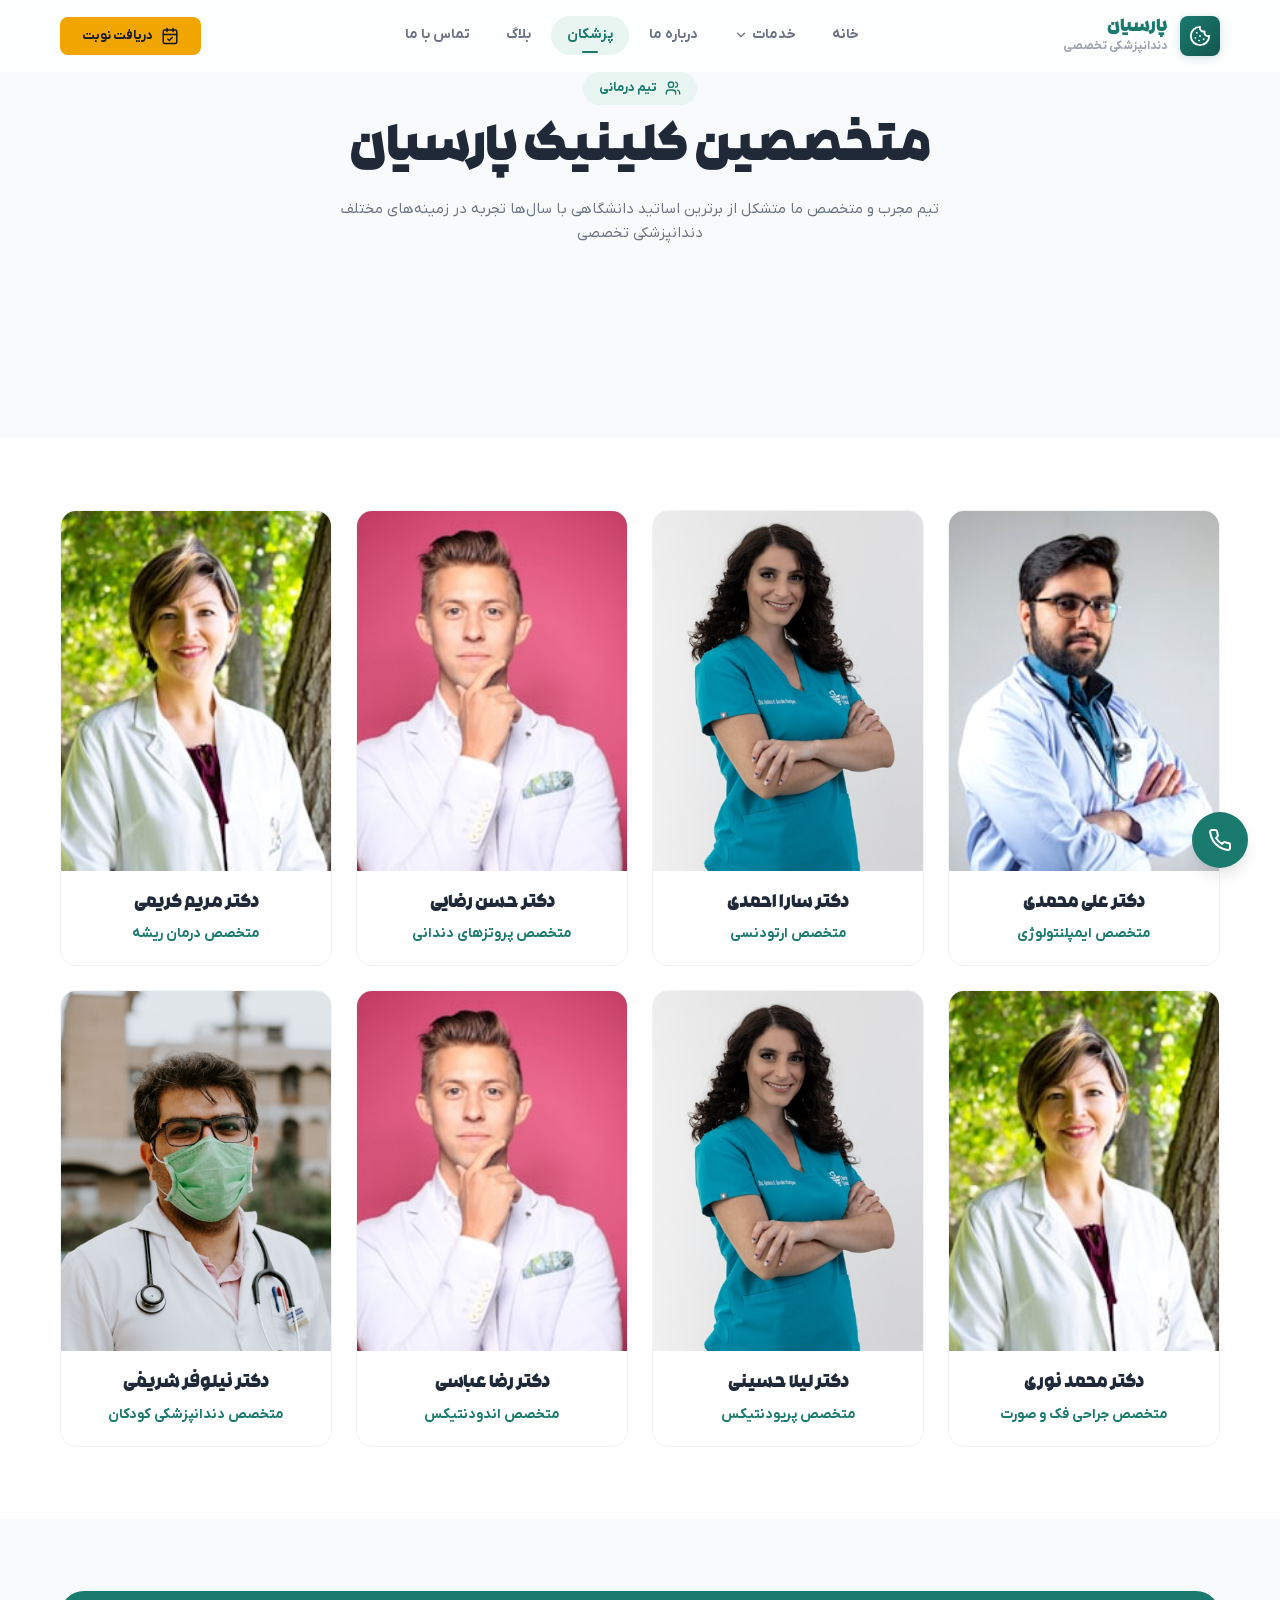
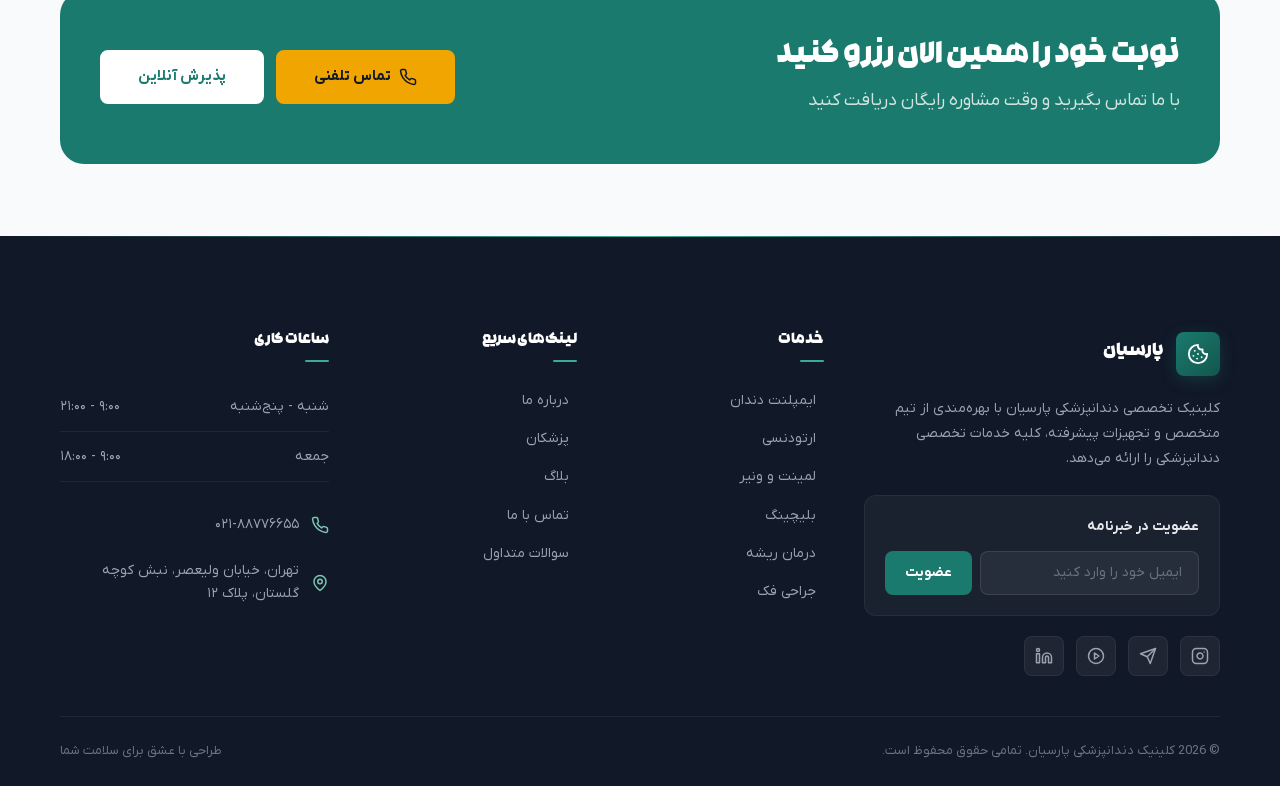
<file: pages/doctors.html>
<!DOCTYPE html>
<html lang="fa" dir="rtl">
<head>
  <meta charset="UTF-8">
  <meta name="viewport" content="width=device-width, initial-scale=1.0">
  <title>متخصصین | کلینیک دندانپزشکی پارسیان</title>
  <meta name="description" content="آشنایی با تیم متخصصین کلینیک دندانپزشکی پارسیان شامل ایمپلنتولوژی، ارتودنسی، پروتز، درمان ریشه، جراحی فک و صورت و سایر رشته‌های تخصصی.">
  <meta name="robots" content="index, follow">
  <meta property="og:type" content="website">
  <meta property="og:title" content="متخصصین کلینیک پارسیان">
  <meta property="og:description" content="تیم متخصص و مجرب کلینیک دندانپزشکی پارسیان">
  <meta property="og:locale" content="fa_IR">
  <link rel="icon" type="image/svg+xml" href="../assets/favicons/favicon.svg">
  <link rel="stylesheet" href="../css/variables.css">
  <link rel="stylesheet" href="../css/base.css">
  <link rel="stylesheet" href="../css/components.css">
  <link rel="stylesheet" href="../css/layout.css">
  <link rel="stylesheet" href="../css/pages.css">
</head>
<body>

  <!-- HEADER -->
  <header class="header" id="header">
    <div class="header__inner container">
      <a href="../index.html" class="header__logo">
        <div class="header__logo-icon"><svg viewBox="0 0 24 24" fill="none" stroke="currentColor" stroke-width="2" stroke-linecap="round" stroke-linejoin="round"><path d="M12 2a10 10 0 1 0 10 10 4 4 0 0 1-5-5 4 4 0 0 1-5-5"/><path d="M8.5 8.5v.01"/><path d="M16 15.5v.01"/><path d="M12 12v.01"/><path d="M11 17v.01"/><path d="M7 14v.01"/></svg></div>
        <div class="header__logo-text"><span>پارسیان</span><span class="header__logo-sub">دندانپزشکی تخصصی</span></div>
      </a>
      <nav class="nav">
        <a href="../index.html" class="nav__link">خانه</a>
        <div class="nav__item">
          <a href="services.html" class="nav__link">خدمات <svg viewBox="0 0 24 24" fill="none" stroke="currentColor" stroke-width="2" stroke-linecap="round" stroke-linejoin="round"><polyline points="6 9 12 15 18 9"/></svg></a>
          <div class="mega-menu"><div class="mega-menu__grid">
            <a href="services.html#implant" class="mega-menu__link"><span class="mega-menu__link-icon"><svg viewBox="0 0 24 24" fill="none" stroke="currentColor" stroke-width="2" stroke-linecap="round" stroke-linejoin="round"><path d="M19 14c1.49-1.46 3-3.21 3-5.5A5.5 5.5 0 0 0 16.5 3c-1.76 0-3 .5-4.5 2-1.5-1.5-2.74-2-4.5-2A5.5 5.5 0 0 0 2 8.5c0 2.3 1.5 4.05 3 5.5l7 7Z"/></svg></span><div><div class="mega-menu__link-title">ایمپلنت دندان</div><div class="mega-menu__link-desc">جایگزینی دائمی دندان</div></div></a>
            <a href="services.html#veneer" class="mega-menu__link"><span class="mega-menu__link-icon"><svg viewBox="0 0 24 24" fill="none" stroke="currentColor" stroke-width="2" stroke-linecap="round" stroke-linejoin="round"><circle cx="12" cy="12" r="10"/><path d="M8 14s1.5 2 4 2 4-2 4-2"/><line x1="9" x2="9.01" y1="9" y2="9"/><line x1="15" x2="15.01" y1="9" y2="9"/></svg></span><div><div class="mega-menu__link-title">لمینت و ونیر</div><div class="mega-menu__link-desc">لبخند زیبا با لمینت سرامیکی</div></div></a>
            <a href="services.html#orthodontics" class="mega-menu__link"><span class="mega-menu__link-icon"><svg viewBox="0 0 24 24" fill="none" stroke="currentColor" stroke-width="2" stroke-linecap="round" stroke-linejoin="round"><path d="M2 12h20"/><rect x="7" y="4" width="2" height="16" rx="1"/><rect x="15" y="4" width="2" height="16" rx="1"/></svg></span><div><div class="mega-menu__link-title">ارتودنسی</div><div class="mega-menu__link-desc">صاف کردن دندان‌ها</div></div></a>
            <a href="services.html#whitening" class="mega-menu__link"><span class="mega-menu__link-icon"><svg viewBox="0 0 24 24" fill="none" stroke="currentColor" stroke-width="2" stroke-linecap="round" stroke-linejoin="round"><circle cx="12" cy="12" r="4"/><path d="M12 2v2"/><path d="M12 20v2"/><path d="m4.93 4.93 1.41 1.41"/><path d="m17.66 17.66 1.41 1.41"/><path d="M2 12h2"/><path d="M20 12h2"/><path d="m6.34 17.66-1.41 1.41"/><path d="m19.07 4.93-1.41 1.41"/></svg></span><div><div class="mega-menu__link-title">بلیچینگ</div><div class="mega-menu__link-desc">سفید کردن حرفه‌ای دندان‌ها</div></div></a>
            <a href="services.html#root-canal" class="mega-menu__link"><span class="mega-menu__link-icon"><svg viewBox="0 0 24 24" fill="none" stroke="currentColor" stroke-width="2" stroke-linecap="round" stroke-linejoin="round"><path d="M12 22s8-4 8-10V5l-8-3-8 3v7c0 6 8 10 8 10"/></svg></span><div><div class="mega-menu__link-title">درمان ریشه</div><div class="mega-menu__link-desc">عصب‌کشی با میکروسکوپ</div></div></a>
            <a href="services.html#surgery" class="mega-menu__link"><span class="mega-menu__link-icon"><svg viewBox="0 0 24 24" fill="none" stroke="currentColor" stroke-width="2" stroke-linecap="round" stroke-linejoin="round"><path d="M22 12h-4l-3 9L9 3l-3 9H2"/></svg></span><div><div class="mega-menu__link-title">جراحی فک</div><div class="mega-menu__link-desc">جراحی تخصصی فک و صورت</div></div></a>
          </div></div>
        </div>
        <a href="about.html" class="nav__link">درباره ما</a>
        <a href="doctors.html" class="nav__link active">پزشکان</a>
        <a href="blog.html" class="nav__link">بلاگ</a>
        <a href="contact.html" class="nav__link">تماس با ما</a>
      </nav>
      <div class="flex items-center gap-4">
        <a href="contact.html" class="btn btn--accent btn--sm lg-only"><svg viewBox="0 0 24 24" fill="none" stroke="currentColor" stroke-width="2" stroke-linecap="round" stroke-linejoin="round"><path d="M8 2v4"/><path d="M16 2v4"/><rect width="18" height="18" x="3" y="4" rx="2"/><path d="M3 10h18"/><path d="m9 16 2 2 4-4"/></svg> دریافت نوبت</a>
        <button class="mobile-toggle" aria-label="منوی موبایل"><div class="hamburger"><span></span><span></span><span></span></div></button>
      </div>
    </div>
  </header>

  <!-- Mobile Menu -->
  <div class="mobile-menu" id="mobileMenu">
    <a href="../index.html" class="mobile-menu__link">خانه</a>
    <div class="mobile-menu__dropdown">
      <a href="services.html" class="mobile-menu__link mobile-menu__link--has-sub">
        خدمات
        <svg viewBox="0 0 24 24" fill="none" stroke="currentColor" stroke-width="2" stroke-linecap="round" stroke-linejoin="round"><polyline points="6 9 12 15 18 9"/></svg>
      </a>
      <div class="mobile-menu__submenu">
        <a href="services.html#implant" class="mega-menu__link">ایمپلنت دندان</a>
        <a href="services.html#veneer" class="mega-menu__link">لمینت و ونیر</a>
        <a href="services.html#orthodontics" class="mega-menu__link">ارتودنسی</a>
        <a href="services.html#whitening" class="mega-menu__link">بلیچینگ</a>
        <a href="services.html#root-canal" class="mega-menu__link">درمان ریشه</a>
        <a href="services.html#surgery" class="mega-menu__link">جراحی فک</a>
      </div>
    </div>
    <a href="about.html" class="mobile-menu__link">درباره ما</a>
    <a href="doctors.html" class="mobile-menu__link">پزشکان</a>
    <a href="blog.html" class="mobile-menu__link">بلاگ</a>
    <a href="contact.html" class="mobile-menu__link">تماس با ما</a>
    <div class="mobile-menu__cta">
      <a href="contact.html" class="btn btn--accent btn--lg w-full">دریافت نوبت</a>
      <a href="tel:+982188776655" class="btn btn--outline btn--lg w-full">
        <svg viewBox="0 0 24 24" fill="none" stroke="currentColor" stroke-width="2" stroke-linecap="round" stroke-linejoin="round"><path d="M22 16.92v3a2 2 0 0 1-2.18 2 19.79 19.79 0 0 1-8.63-3.07 19.5 19.5 0 0 1-6-6 19.79 19.79 0 0 1-3.07-8.67A2 2 0 0 1 4.11 2h3a2 2 0 0 1 2 1.72c.127.96.361 1.903.7 2.81a2 2 0 0 1-.45 2.11L8.09 9.91a16 16 0 0 0 6 6l1.27-1.27a2 2 0 0 1 2.11-.45c.907.339 1.85.573 2.81.7A2 2 0 0 1 22 16.92Z"/></svg>
        ۰۲۱-۸۸۷۷۶۶۵۵
      </a>
    </div>
  </div>

  <!-- PAGE HEADER -->
  <section class="section section--page-hero">
    <div class="container">
      <div class="section-header reveal">
        <div class="section-header__eyebrow">
          <svg width="16" height="16" viewBox="0 0 24 24" fill="none" stroke="currentColor" stroke-width="2" stroke-linecap="round" stroke-linejoin="round"><path d="M16 21v-2a4 4 0 0 0-4-4H6a4 4 0 0 0-4 4v2"/><circle cx="9" cy="7" r="4"/><path d="M22 21v-2a4 4 0 0 0-3-3.87"/><path d="M16 3.13a4 4 0 0 1 0 7.75"/></svg>
          تیم درمانی
        </div>
        <h1 class="section-header__title">متخصصین کلینیک پارسیان</h1>
        <p class="section-header__desc">تیم مجرب و متخصص ما متشکل از برترین اساتید دانشگاهی با سال‌ها تجربه در زمینه‌های مختلف دندانپزشکی تخصصی</p>
      </div>
    </div>
  </section>

  <div class="header-spacer"></div>

  <!-- DOCTORS GRID -->
  <section class="section bg-white" id="doctors">
    <div class="container">
      <div class="doctors-grid">

        <!-- Doctor 1 -->
        <div class="doctor-card reveal">
          <div class="doctor-card__image">
            <img src="../assets/images/doctors/doctor-1.jpg" alt="دکتر علی محمدی" loading="lazy" style="width:100%;height:100%;object-fit:cover;">
          </div>
          <div class="doctor-card__body">
            <div class="doctor-card__name">دکتر علی محمدی</div>
            <div class="doctor-card__specialty">متخصص ایمپلنتولوژی</div>
          </div>
        </div>

        <!-- Doctor 2 -->
        <div class="doctor-card reveal reveal-delay-1">
          <div class="doctor-card__image">
            <img src="../assets/images/doctors/doctor-2.jpg" alt="دکتر سارا احمدی" loading="lazy" style="width:100%;height:100%;object-fit:cover;">
          </div>
          <div class="doctor-card__body">
            <div class="doctor-card__name">دکتر سارا احمدی</div>
            <div class="doctor-card__specialty">متخصص ارتودنسی</div>
          </div>
        </div>

        <!-- Doctor 3 -->
        <div class="doctor-card reveal reveal-delay-2">
          <div class="doctor-card__image">
            <img src="../assets/images/doctors/doctor-3.jpg" alt="دکتر حسن رضایی" loading="lazy" style="width:100%;height:100%;object-fit:cover;">
          </div>
          <div class="doctor-card__body">
            <div class="doctor-card__name">دکتر حسن رضایی</div>
            <div class="doctor-card__specialty">متخصص پروتزهای دندانی</div>
          </div>
        </div>

        <!-- Doctor 4 -->
        <div class="doctor-card reveal reveal-delay-3">
          <div class="doctor-card__image">
            <img src="../assets/images/doctors/doctor-4.jpg" alt="دکتر مریم کریمی" loading="lazy" style="width:100%;height:100%;object-fit:cover;">
          </div>
          <div class="doctor-card__body">
            <div class="doctor-card__name">دکتر مریم کریمی</div>
            <div class="doctor-card__specialty">متخصص درمان ریشه</div>
          </div>
        </div>

        <!-- Doctor 5 -->
        <div class="doctor-card reveal">
          <div class="doctor-card__image">
            <img src="../assets/images/doctors/doctor-5.jpg" alt="دکتر محمد نوری" loading="lazy" style="width:100%;height:100%;object-fit:cover;">
          </div>
          <div class="doctor-card__body">
            <div class="doctor-card__name">دکتر محمد نوری</div>
            <div class="doctor-card__specialty">متخصص جراحی فک و صورت</div>
          </div>
        </div>

        <!-- Doctor 6 -->
        <div class="doctor-card reveal reveal-delay-1">
          <div class="doctor-card__image">
            <img src="../assets/images/doctors/doctor-6.jpg" alt="دکتر لیلا حسینی" loading="lazy" style="width:100%;height:100%;object-fit:cover;">
          </div>
          <div class="doctor-card__body">
            <div class="doctor-card__name">دکتر لیلا حسینی</div>
            <div class="doctor-card__specialty">متخصص پریودنتیکس</div>
          </div>
        </div>

        <!-- Doctor 7 -->
        <div class="doctor-card reveal reveal-delay-2">
          <div class="doctor-card__image">
            <img src="../assets/images/doctors/doctor-7.jpg" alt="دکتر رضا عباسی" loading="lazy" style="width:100%;height:100%;object-fit:cover;">
          </div>
          <div class="doctor-card__body">
            <div class="doctor-card__name">دکتر رضا عباسی</div>
            <div class="doctor-card__specialty">متخصص اندودنتیکس</div>
          </div>
        </div>

        <!-- Doctor 8 -->
        <div class="doctor-card reveal reveal-delay-3">
          <div class="doctor-card__image">
            <img src="../assets/images/doctors/doctor-8.jpg" alt="دکتر نیلوفر شریفی" loading="lazy" style="width:100%;height:100%;object-fit:cover;">
          </div>
          <div class="doctor-card__body">
            <div class="doctor-card__name">دکتر نیلوفر شریفی</div>
            <div class="doctor-card__specialty">متخصص دندانپزشکی کودکان</div>
          </div>
        </div>

      </div>
    </div>
  </section>

  <!-- CTA -->
  <section class="section" id="cta">
    <div class="container">
      <div class="cta-section reveal">
        <div>
          <h2 class="cta-section__title">نوبت خود را همین الان رزرو کنید</h2>
          <p class="cta-section__text">با ما تماس بگیرید و وقت مشاوره رایگان دریافت کنید</p>
        </div>
        <div class="cta-section__actions">
          <a href="tel:+982188776655" class="btn btn--accent btn--lg">
            <svg viewBox="0 0 24 24" fill="none" stroke="currentColor" stroke-width="2" stroke-linecap="round" stroke-linejoin="round"><path d="M22 16.92v3a2 2 0 0 1-2.18 2 19.79 19.79 0 0 1-8.63-3.07 19.5 19.5 0 0 1-6-6 19.79 19.79 0 0 1-3.07-8.67A2 2 0 0 1 4.11 2h3a2 2 0 0 1 2 1.72c.127.96.361 1.903.7 2.81a2 2 0 0 1-.45 2.11L8.09 9.91a16 16 0 0 0 6 6l1.27-1.27a2 2 0 0 1 2.11-.45c.907.339 1.85.573 2.81.7A2 2 0 0 1 22 16.92Z"/></svg>
            تماس تلفنی
          </a>
          <a href="contact.html" class="btn btn--white btn--lg">پذیرش آنلاین</a>
        </div>
      </div>
    </div>
  </section>

  <!-- FOOTER -->
  <!-- FOOTER -->
  <footer class="footer">
    <div class="container">
      <div class="footer__grid">
        <div class="footer__brand">
          <div class="footer__logo">
            <div class="footer__logo-icon">
              <svg viewBox="0 0 24 24" fill="none" stroke="currentColor" stroke-width="2" stroke-linecap="round" stroke-linejoin="round"><path d="M12 2a10 10 0 1 0 10 10 4 4 0 0 1-5-5 4 4 0 0 1-5-5"/><path d="M8.5 8.5v.01"/><path d="M16 15.5v.01"/><path d="M12 12v.01"/><path d="M11 17v.01"/><path d="M7 14v.01"/></svg>
            </div>
            <div class="footer__logo-text">پارسیان</div>
          </div>
          <p class="footer__desc">کلینیک تخصصی دندانپزشکی پارسیان با بهره‌مندی از تیم متخصص و تجهیزات پیشرفته، کلیه خدمات تخصصی دندانپزشکی را ارائه می‌دهد.</p>
          <div class="footer__newsletter">
            <div class="footer__newsletter-title">عضویت در خبرنامه</div>
            <form class="footer__newsletter-form" onsubmit="return false;">
              <input type="email" class="footer__newsletter-input" placeholder="ایمیل خود را وارد کنید" aria-label="ایمیل">
              <button type="submit" class="footer__newsletter-btn">عضویت</button>
            </form>
          </div>
          <div class="footer__social">
            <a href="#" class="footer__social-link" aria-label="اینستاگرام">
              <svg viewBox="0 0 24 24" fill="none" stroke="currentColor" stroke-width="2" stroke-linecap="round" stroke-linejoin="round"><rect width="20" height="20" x="2" y="2" rx="5" ry="5"/><path d="M16 11.37A4 4 0 1 1 12.63 8 4 4 0 0 1 16 11.37z"/><line x1="17.5" x2="17.51" y1="6.5" y2="6.5"/></svg>
            </a>
            <a href="#" class="footer__social-link" aria-label="تلگرام">
              <svg viewBox="0 0 24 24" fill="none" stroke="currentColor" stroke-width="2" stroke-linecap="round" stroke-linejoin="round"><path d="m22 2-7 20-4-9-9-4Z"/><path d="M22 2 11 13"/></svg>
            </a>
            <a href="#" class="footer__social-link" aria-label="آپارات">
              <svg viewBox="0 0 24 24" fill="none" stroke="currentColor" stroke-width="2" stroke-linecap="round" stroke-linejoin="round"><path d="M22 12a10 10 0 1 1-20 0 10 10 0 0 1 20 0Z"/><path d="m10 8 6 4-6 4V8Z"/></svg>
            </a>
            <a href="#" class="footer__social-link" aria-label="لینکدین">
              <svg viewBox="0 0 24 24" fill="none" stroke="currentColor" stroke-width="2" stroke-linecap="round" stroke-linejoin="round"><path d="M16 8a6 6 0 0 1 6 6v7h-4v-7a2 2 0 0 0-2-2 2 2 0 0 0-2 2v7h-4v-7a6 6 0 0 1 6-6z"/><rect width="4" height="12" x="2" y="9"/><circle cx="4" cy="4" r="2"/></svg>
            </a>
          </div>
        </div>
        <div>
          <h4 class="footer__heading">خدمات</h4>
          <a href="services.html#implant" class="footer__link">ایمپلنت دندان</a>
          <a href="services.html#orthodontics" class="footer__link">ارتودنسی</a>
          <a href="services.html#veneer" class="footer__link">لمینت و ونیر</a>
          <a href="services.html#whitening" class="footer__link">بلیچینگ</a>
          <a href="services.html#root-canal" class="footer__link">درمان ریشه</a>
          <a href="services.html#surgery" class="footer__link">جراحی فک</a>
        </div>
        <div>
          <h4 class="footer__heading">لینک‌های سریع</h4>
          <a href="about.html" class="footer__link">درباره ما</a>
          <a href="doctors.html" class="footer__link">پزشکان</a>
          <a href="blog.html" class="footer__link">بلاگ</a>
          <a href="contact.html" class="footer__link">تماس با ما</a>
          <a href="faq.html" class="footer__link">سوالات متداول</a>
        </div>
        <div>
          <h4 class="footer__heading">ساعات کاری</h4>
          <div class="footer__hours">
            <div class="footer__hours-row"><span>شنبه - پنج‌شنبه</span><span>۹:۰۰ - ۲۱:۰۰</span></div>
            <div class="footer__hours-row"><span>جمعه</span><span>۹:۰۰ - ۱۸:۰۰</span></div>
          </div>
          <div style="margin-top:var(--sp-5);">
            <div class="footer__contact-item">
              <svg viewBox="0 0 24 24" fill="none" stroke="currentColor" stroke-width="2" stroke-linecap="round" stroke-linejoin="round"><path d="M22 16.92v3a2 2 0 0 1-2.18 2 19.79 19.79 0 0 1-8.63-3.07 19.5 19.5 0 0 1-6-6 19.79 19.79 0 0 1-3.07-8.67A2 2 0 0 1 4.11 2h3a2 2 0 0 1 2 1.72c.127.96.361 1.903.7 2.81a2 2 0 0 1-.45 2.11L8.09 9.91a16 16 0 0 0 6 6l1.27-1.27a2 2 0 0 1 2.11-.45c.907.339 1.85.573 2.81.7A2 2 0 0 1 22 16.92Z"/></svg>
              ۰۲۱-۸۸۷۷۶۶۵۵
            </div>
            <div class="footer__contact-item">
              <svg viewBox="0 0 24 24" fill="none" stroke="currentColor" stroke-width="2" stroke-linecap="round" stroke-linejoin="round"><path d="M20 10c0 6-8 12-8 12s-8-6-8-12a8 8 0 0 1 16 0Z"/><circle cx="12" cy="10" r="3"/></svg>
              تهران، خیابان ولیعصر، نبش کوچه گلستان، پلاک ۱۲
            </div>
          </div>
        </div>
      </div>
      <div class="footer__bottom">
        <span>© <span data-year></span> کلینیک دندانپزشکی پارسیان. تمامی حقوق محفوظ است.</span>
        <span>طراحی با عشق برای سلامت شما</span>
      </div>
    </div>
  </footer>

  <!-- FAB -->
  <div class="fab lg-only">
    <a href="tel:+982188776655" class="fab__btn fab__btn--phone" aria-label="تماس تلفنی">
      <svg viewBox="0 0 24 24" fill="none" stroke="currentColor" stroke-width="2" stroke-linecap="round" stroke-linejoin="round"><path d="M22 16.92v3a2 2 0 0 1-2.18 2 19.79 19.79 0 0 1-8.63-3.07 19.5 19.5 0 0 1-6-6 19.79 19.79 0 0 1-3.07-8.67A2 2 0 0 1 4.11 2h3a2 2 0 0 1 2 1.72c.127.96.361 1.903.7 2.81a2 2 0 0 1-.45 2.11L8.09 9.91a16 16 0 0 0 6 6l1.27-1.27a2 2 0 0 1 2.11-.45c.907.339 1.85.573 2.81.7A2 2 0 0 1 22 16.92Z"/></svg>
    </a>
  </div>

  <!-- Back to Top -->
  <button class="back-to-top" aria-label="بازگشت به بالا">
    <svg viewBox="0 0 24 24" fill="none" stroke="currentColor" stroke-width="2" stroke-linecap="round" stroke-linejoin="round"><path d="m18 15-6-6-6 6"/></svg>
  </button>

  <script src="../js/main.js"></script>
</body>
</html>
</file>
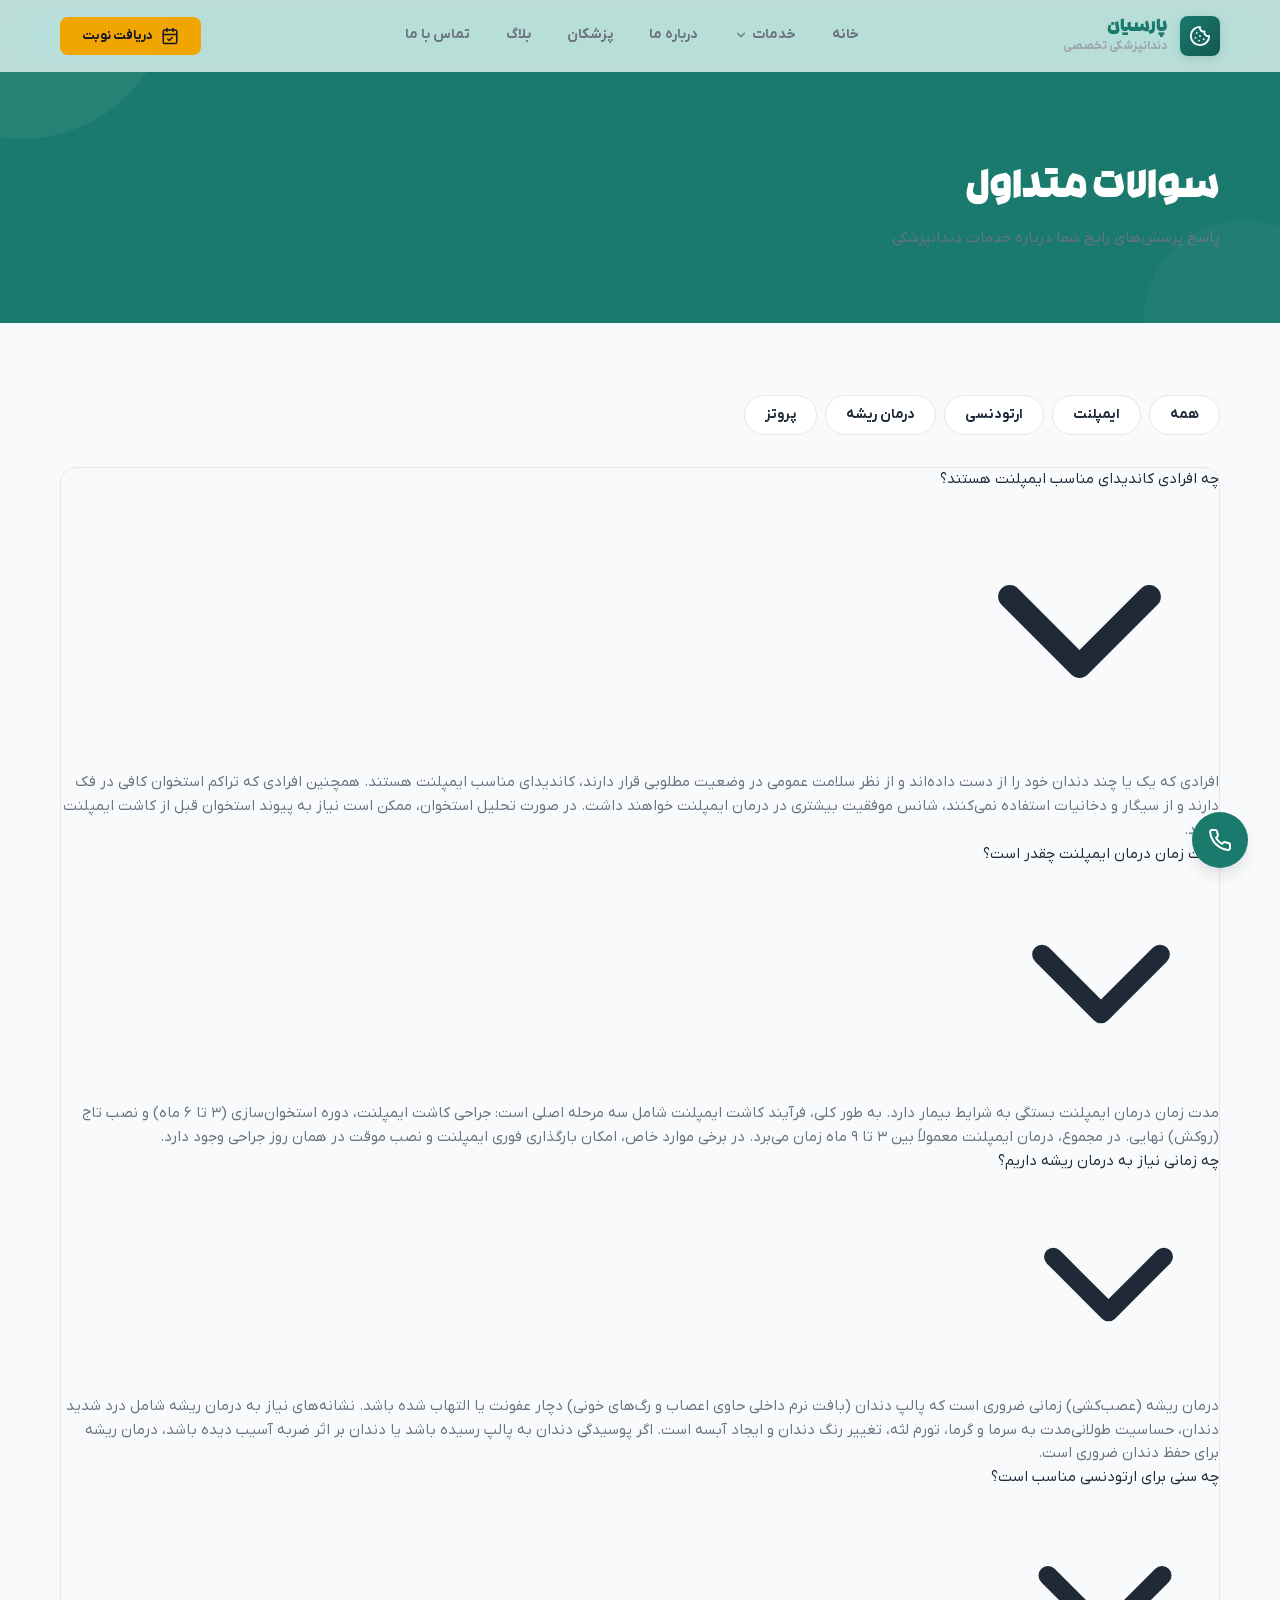
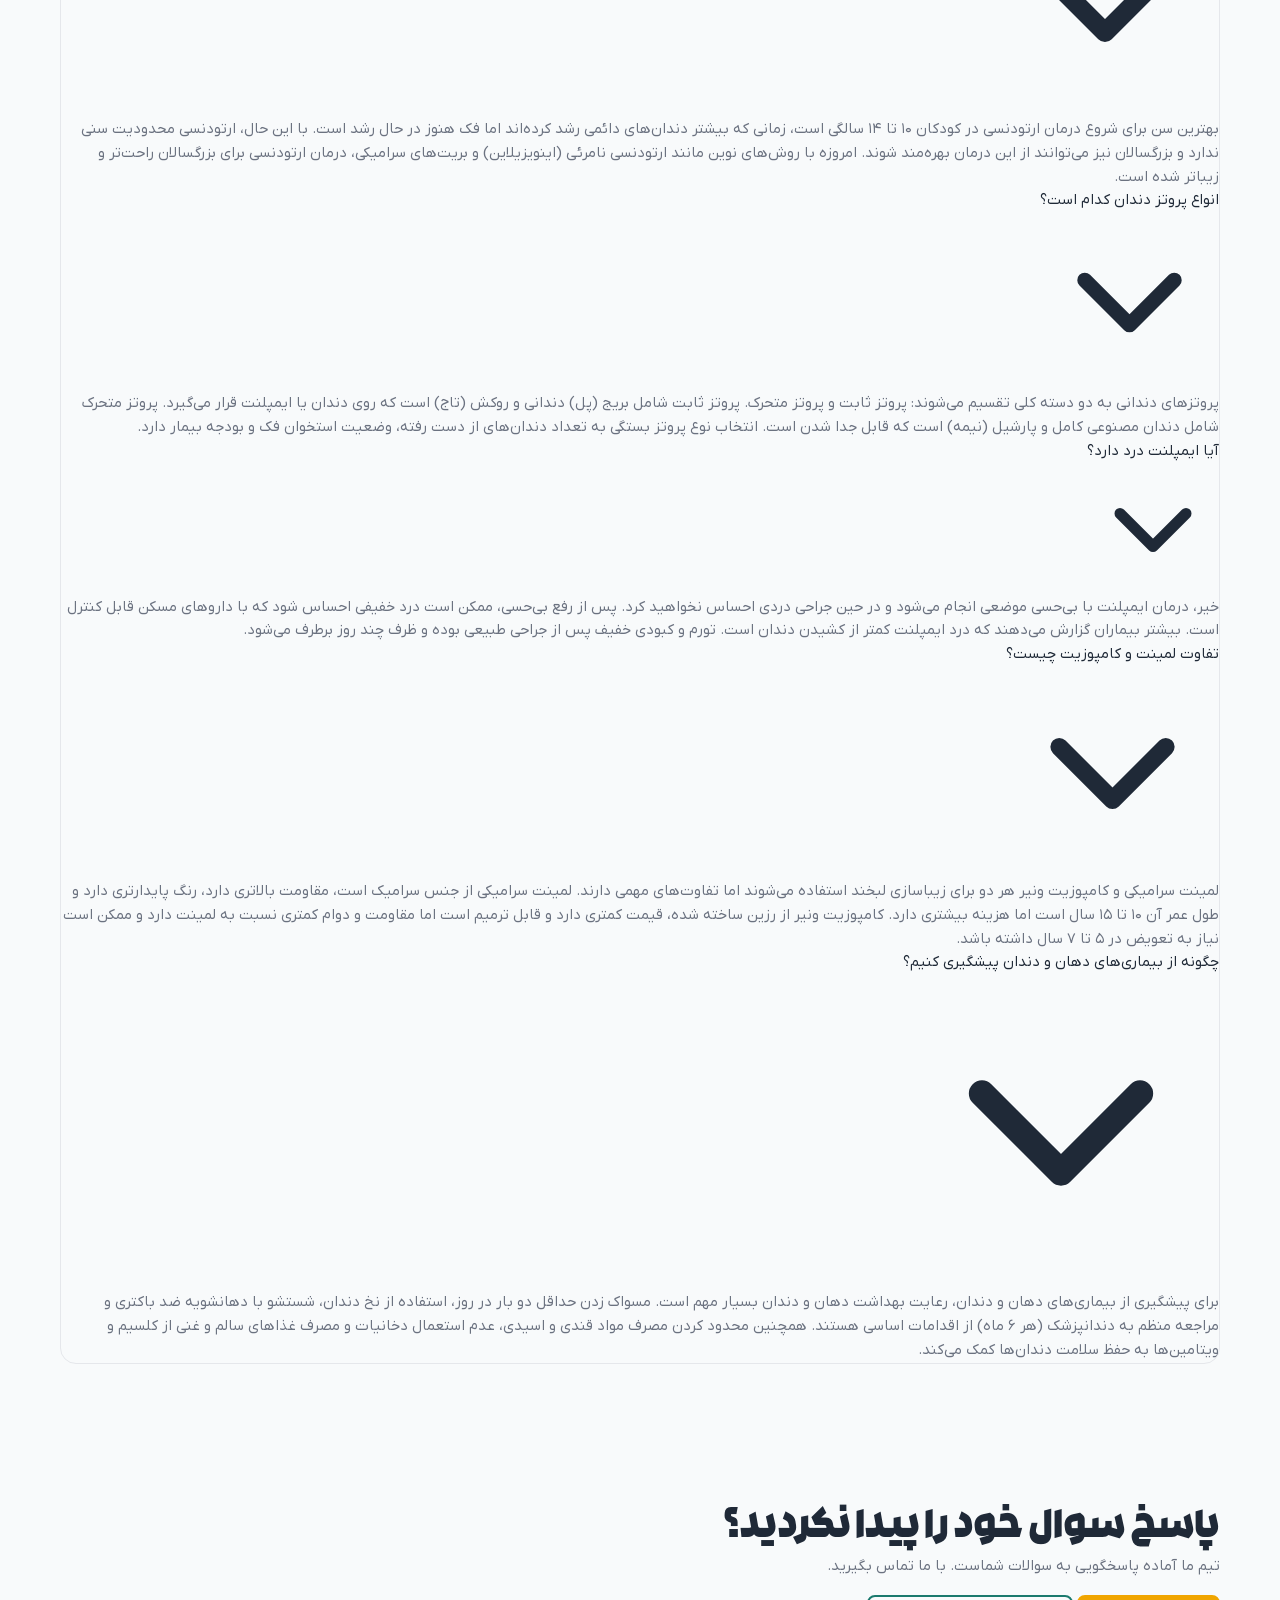
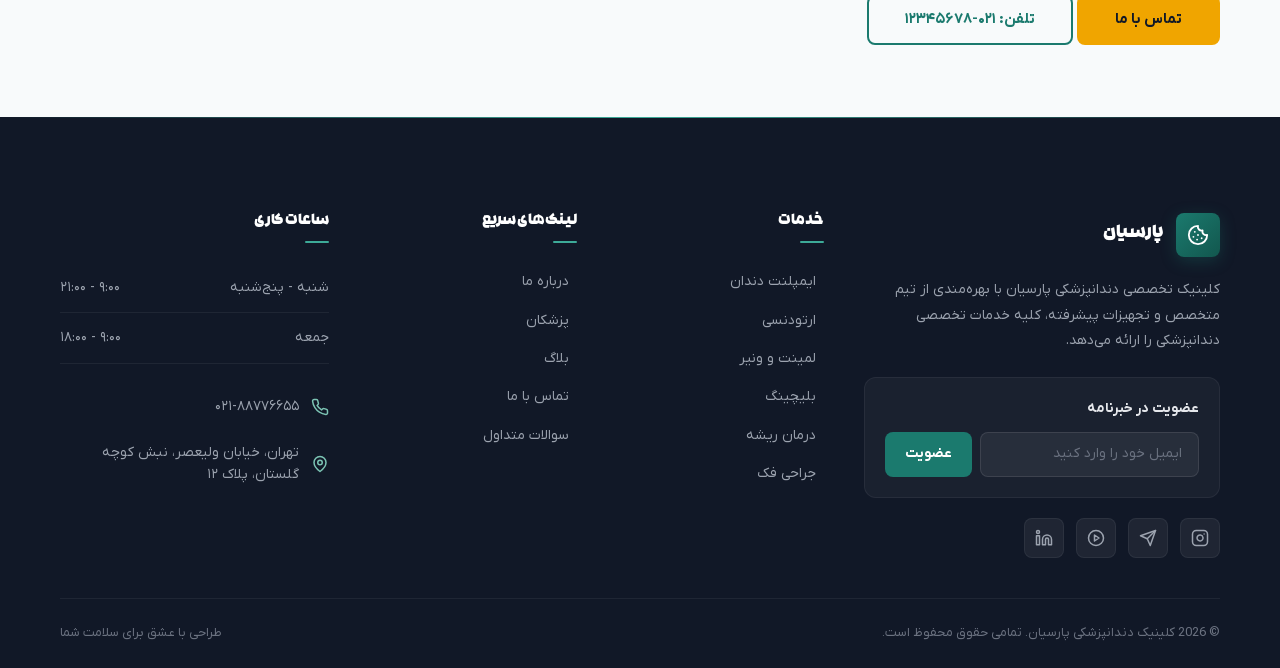
<file: pages/faq.html>
<!DOCTYPE html>
<html lang="fa" dir="rtl">
<head>
  <meta charset="UTF-8">
  <meta name="viewport" content="width=device-width, initial-scale=1.0">
  <title>سوالات متداول | کلینیک دندانپزشکی پارسیان</title>
  <meta name="description" content="پاسخ به سوالات متداول درباره خدمات دندانپزشکی، ایمپلنت، ارتودنسی، درمان ریشه و پروتز در کلینیک پارسیان">
  <link rel="icon" type="image/svg+xml" href="../assets/favicons/favicon.svg">
  <link rel="stylesheet" href="../css/variables.css">
  <link rel="stylesheet" href="../css/base.css">
  <link rel="stylesheet" href="../css/components.css">
  <link rel="stylesheet" href="../css/layout.css">
  <link rel="stylesheet" href="../css/pages.css">
</head>
<body>

<header class="header" id="header">
  <div class="header__inner container">
    <a href="../index.html" class="header__logo">
      <div class="header__logo-icon"><svg viewBox="0 0 24 24" fill="none" stroke="currentColor" stroke-width="2" stroke-linecap="round" stroke-linejoin="round"><path d="M12 2a10 10 0 1 0 10 10 4 4 0 0 1-5-5 4 4 0 0 1-5-5"/><path d="M8.5 8.5v.01"/><path d="M16 15.5v.01"/><path d="M12 12v.01"/><path d="M11 17v.01"/><path d="M7 14v.01"/></svg></div>
      <div class="header__logo-text"><span>پارسیان</span><span class="header__logo-sub">دندانپزشکی تخصصی</span></div>
    </a>
    <nav class="nav">
      <a href="../index.html" class="nav__link">خانه</a>
      <div class="nav__item">
        <a href="services.html" class="nav__link">خدمات <svg viewBox="0 0 24 24" fill="none" stroke="currentColor" stroke-width="2" stroke-linecap="round" stroke-linejoin="round"><polyline points="6 9 12 15 18 9"/></svg></a>
        <div class="mega-menu"><div class="mega-menu__grid">
          <a href="services.html#implant" class="mega-menu__link"><span class="mega-menu__link-icon"><svg viewBox="0 0 24 24" fill="none" stroke="currentColor" stroke-width="2" stroke-linecap="round" stroke-linejoin="round"><path d="M19 14c1.49-1.46 3-3.21 3-5.5A5.5 5.5 0 0 0 16.5 3c-1.76 0-3 .5-4.5 2-1.5-1.5-2.74-2-4.5-2A5.5 5.5 0 0 0 2 8.5c0 2.3 1.5 4.05 3 5.5l7 7Z"/></svg></span><div><div class="mega-menu__link-title">ایمپلنت دندان</div><div class="mega-menu__link-desc">جایگزینی دائمی دندان</div></div></a>
          <a href="services.html#veneer" class="mega-menu__link"><span class="mega-menu__link-icon"><svg viewBox="0 0 24 24" fill="none" stroke="currentColor" stroke-width="2" stroke-linecap="round" stroke-linejoin="round"><circle cx="12" cy="12" r="10"/><path d="M8 14s1.5 2 4 2 4-2 4-2"/><line x1="9" x2="9.01" y1="9" y2="9"/><line x1="15" x2="15.01" y1="9" y2="9"/></svg></span><div><div class="mega-menu__link-title">لمینت و ونیر</div><div class="mega-menu__link-desc">لبخند زیبا با لمینت سرامیکی</div></div></a>
          <a href="services.html#orthodontics" class="mega-menu__link"><span class="mega-menu__link-icon"><svg viewBox="0 0 24 24" fill="none" stroke="currentColor" stroke-width="2" stroke-linecap="round" stroke-linejoin="round"><path d="M2 12h20"/><rect x="7" y="4" width="2" height="16" rx="1"/><rect x="15" y="4" width="2" height="16" rx="1"/></svg></span><div><div class="mega-menu__link-title">ارتودنسی</div><div class="mega-menu__link-desc">صاف کردن دندان‌ها</div></div></a>
          <a href="services.html#whitening" class="mega-menu__link"><span class="mega-menu__link-icon"><svg viewBox="0 0 24 24" fill="none" stroke="currentColor" stroke-width="2" stroke-linecap="round" stroke-linejoin="round"><circle cx="12" cy="12" r="4"/><path d="M12 2v2"/><path d="M12 20v2"/><path d="m4.93 4.93 1.41 1.41"/><path d="m17.66 17.66 1.41 1.41"/><path d="M2 12h2"/><path d="M20 12h2"/><path d="m6.34 17.66-1.41 1.41"/><path d="m19.07 4.93-1.41 1.41"/></svg></span><div><div class="mega-menu__link-title">بلیچینگ</div><div class="mega-menu__link-desc">سفید کردن حرفه‌ای دندان‌ها</div></div></a>
          <a href="services.html#root-canal" class="mega-menu__link"><span class="mega-menu__link-icon"><svg viewBox="0 0 24 24" fill="none" stroke="currentColor" stroke-width="2" stroke-linecap="round" stroke-linejoin="round"><path d="M12 22s8-4 8-10V5l-8-3-8 3v7c0 6 8 10 8 10"/></svg></span><div><div class="mega-menu__link-title">درمان ریشه</div><div class="mega-menu__link-desc">عصب‌کشی با میکروسکوپ</div></div></a>
          <a href="services.html#surgery" class="mega-menu__link"><span class="mega-menu__link-icon"><svg viewBox="0 0 24 24" fill="none" stroke="currentColor" stroke-width="2" stroke-linecap="round" stroke-linejoin="round"><path d="M22 12h-4l-3 9L9 3l-3 9H2"/></svg></span><div><div class="mega-menu__link-title">جراحی فک</div><div class="mega-menu__link-desc">جراحی تخصصی فک و صورت</div></div></a>
        </div></div>
      </div>
      <a href="about.html" class="nav__link">درباره ما</a>
      <a href="doctors.html" class="nav__link">پزشکان</a>
      <a href="blog.html" class="nav__link">بلاگ</a>
      <a href="contact.html" class="nav__link">تماس با ما</a>
    </nav>
    <div class="flex items-center gap-4">
      <a href="contact.html" class="btn btn--accent btn--sm lg-only"><svg viewBox="0 0 24 24" fill="none" stroke="currentColor" stroke-width="2" stroke-linecap="round" stroke-linejoin="round"><path d="M8 2v4"/><path d="M16 2v4"/><rect width="18" height="18" x="3" y="4" rx="2"/><path d="M3 10h18"/><path d="m9 16 2 2 4-4"/></svg> دریافت نوبت</a>
      <button class="mobile-toggle" aria-label="منوی موبایل"><div class="hamburger"><span></span><span></span><span></span></div></button>
    </div>
  </div>
</header>

<div class="mobile-menu" id="mobileMenu">
  <a href="../index.html" class="mobile-menu__link">خانه</a>
  <div class="mobile-menu__dropdown">
    <a href="services.html" class="mobile-menu__link mobile-menu__link--has-sub">
      خدمات
      <svg viewBox="0 0 24 24" fill="none" stroke="currentColor" stroke-width="2" stroke-linecap="round" stroke-linejoin="round"><polyline points="6 9 12 15 18 9"/></svg>
    </a>
    <div class="mobile-menu__submenu">
      <a href="services.html#implant" class="mega-menu__link">ایمپلنت دندان</a>
      <a href="services.html#veneer" class="mega-menu__link">لمینت و ونیر</a>
      <a href="services.html#orthodontics" class="mega-menu__link">ارتودنسی</a>
      <a href="services.html#whitening" class="mega-menu__link">بلیچینگ</a>
      <a href="services.html#root-canal" class="mega-menu__link">درمان ریشه</a>
      <a href="services.html#surgery" class="mega-menu__link">جراحی فک</a>
    </div>
  </div>
  <a href="about.html" class="mobile-menu__link">درباره ما</a>
  <a href="doctors.html" class="mobile-menu__link">پزشکان</a>
  <a href="blog.html" class="mobile-menu__link">بلاگ</a>
  <a href="contact.html" class="mobile-menu__link">تماس با ما</a>
  <div class="mobile-menu__cta">
    <a href="contact.html" class="btn btn--accent btn--lg w-full">دریافت نوبت</a>
    <a href="tel:+982188776655" class="btn btn--outline btn--lg w-full">
      <svg viewBox="0 0 24 24" fill="none" stroke="currentColor" stroke-width="2" stroke-linecap="round" stroke-linejoin="round"><path d="M22 16.92v3a2 2 0 0 1-2.18 2 19.79 19.79 0 0 1-8.63-3.07 19.5 19.5 0 0 1-6-6 19.79 19.79 0 0 1-3.07-8.67A2 2 0 0 1 4.11 2h3a2 2 0 0 1 2 1.72c.127.96.361 1.903.7 2.81a2 2 0 0 1-.45 2.11L8.09 9.91a16 16 0 0 0 6 6l1.27-1.27a2 2 0 0 1 2.11-.45c.907.339 1.85.573 2.81.7A2 2 0 0 1 22 16.92Z"/></svg>
      ۰۲۱-۸۸۷۷۶۶۵۵
    </a>
  </div>
</div>

<main>
  <section class="page-header">
    <div class="container">
      <h1 class="page-header__title">سوالات متداول</h1>
      <p class="page-header__desc">پاسخ پرسش‌های رایج شما درباره خدمات دندانپزشکی</p>
    </div>
  </section>

  <section class="section">
    <div class="container">
      <div class="faq-tabs">
        <button class="faq-tab faq-tab--active" data-filter="all">همه</button>
        <button class="faq-tab" data-filter="implant">ایمپلنت</button>
        <button class="faq-tab" data-filter="orthodontics">ارتودنسی</button>
        <button class="faq-tab" data-filter="root-canal">درمان ریشه</button>
        <button class="faq-tab" data-filter="prosthesis">پروتز</button>
      </div>

      <div class="accordion">

        <div class="accordion__item" data-category="implant">
          <button class="accordion__header">
            <span class="accordion__title">چه افرادی کاندیدای مناسب ایمپلنت هستند؟</span>
            <span class="accordion__icon"><svg viewBox="0 0 24 24" fill="none" stroke="currentColor" stroke-width="2" stroke-linecap="round" stroke-linejoin="round"><polyline points="6 9 12 15 18 9"/></svg></span>
          </button>
          <div class="accordion__body">
            <div class="accordion__content">
              <p>افرادی که یک یا چند دندان خود را از دست داده‌اند و از نظر سلامت عمومی در وضعیت مطلوبی قرار دارند، کاندیدای مناسب ایمپلنت هستند. همچنین افرادی که تراکم استخوان کافی در فک دارند و از سیگار و دخانیات استفاده نمی‌کنند، شانس موفقیت بیشتری در درمان ایمپلنت خواهند داشت. در صورت تحلیل استخوان، ممکن است نیاز به پیوند استخوان قبل از کاشت ایمپلنت باشد.</p>
            </div>
          </div>
        </div>

        <div class="accordion__item" data-category="implant">
          <button class="accordion__header">
            <span class="accordion__title">مدت زمان درمان ایمپلنت چقدر است؟</span>
            <span class="accordion__icon"><svg viewBox="0 0 24 24" fill="none" stroke="currentColor" stroke-width="2" stroke-linecap="round" stroke-linejoin="round"><polyline points="6 9 12 15 18 9"/></svg></span>
          </button>
          <div class="accordion__body">
            <div class="accordion__content">
              <p>مدت زمان درمان ایمپلنت بستگی به شرایط بیمار دارد. به طور کلی، فرآیند کاشت ایمپلنت شامل سه مرحله اصلی است: جراحی کاشت ایمپلنت، دوره استخوان‌سازی (۳ تا ۶ ماه) و نصب تاج (روکش) نهایی. در مجموع، درمان ایمپلنت معمولاً بین ۳ تا ۹ ماه زمان می‌برد. در برخی موارد خاص، امکان بارگذاری فوری ایمپلنت و نصب موقت در همان روز جراحی وجود دارد.</p>
            </div>
          </div>
        </div>

        <div class="accordion__item" data-category="root-canal">
          <button class="accordion__header">
            <span class="accordion__title">چه زمانی نیاز به درمان ریشه داریم؟</span>
            <span class="accordion__icon"><svg viewBox="0 0 24 24" fill="none" stroke="currentColor" stroke-width="2" stroke-linecap="round" stroke-linejoin="round"><polyline points="6 9 12 15 18 9"/></svg></span>
          </button>
          <div class="accordion__body">
            <div class="accordion__content">
              <p>درمان ریشه (عصب‌کشی) زمانی ضروری است که پالپ دندان (بافت نرم داخلی حاوی اعصاب و رگ‌های خونی) دچار عفونت یا التهاب شده باشد. نشانه‌های نیاز به درمان ریشه شامل درد شدید دندان، حساسیت طولانی‌مدت به سرما و گرما، تورم لثه، تغییر رنگ دندان و ایجاد آبسه است. اگر پوسیدگی دندان به پالپ رسیده باشد یا دندان بر اثر ضربه آسیب دیده باشد، درمان ریشه برای حفظ دندان ضروری است.</p>
            </div>
          </div>
        </div>

        <div class="accordion__item" data-category="orthodontics">
          <button class="accordion__header">
            <span class="accordion__title">چه سنی برای ارتودنسی مناسب است؟</span>
            <span class="accordion__icon"><svg viewBox="0 0 24 24" fill="none" stroke="currentColor" stroke-width="2" stroke-linecap="round" stroke-linejoin="round"><polyline points="6 9 12 15 18 9"/></svg></span>
          </button>
          <div class="accordion__body">
            <div class="accordion__content">
              <p>بهترین سن برای شروع درمان ارتودنسی در کودکان ۱۰ تا ۱۴ سالگی است، زمانی که بیشتر دندان‌های دائمی رشد کرده‌اند اما فک هنوز در حال رشد است. با این حال، ارتودنسی محدودیت سنی ندارد و بزرگسالان نیز می‌توانند از این درمان بهره‌مند شوند. امروزه با روش‌های نوین مانند ارتودنسی نامرئی (اینویزیلاین) و بریت‌های سرامیکی، درمان ارتودنسی برای بزرگسالان راحت‌تر و زیباتر شده است.</p>
            </div>
          </div>
        </div>

        <div class="accordion__item" data-category="prosthesis">
          <button class="accordion__header">
            <span class="accordion__title">انواع پروتز دندان کدام است؟</span>
            <span class="accordion__icon"><svg viewBox="0 0 24 24" fill="none" stroke="currentColor" stroke-width="2" stroke-linecap="round" stroke-linejoin="round"><polyline points="6 9 12 15 18 9"/></svg></span>
          </button>
          <div class="accordion__body">
            <div class="accordion__content">
              <p>پروتزهای دندانی به دو دسته کلی تقسیم می‌شوند: پروتز ثابت و پروتز متحرک. پروتز ثابت شامل بریج (پل) دندانی و روکش (تاج) است که روی دندان یا ایمپلنت قرار می‌گیرد. پروتز متحرک شامل دندان مصنوعی کامل و پارشیل (نیمه) است که قابل جدا شدن است. انتخاب نوع پروتز بستگی به تعداد دندان‌های از دست رفته، وضعیت استخوان فک و بودجه بیمار دارد.</p>
            </div>
          </div>
        </div>

        <div class="accordion__item" data-category="implant">
          <button class="accordion__header">
            <span class="accordion__title">آیا ایمپلنت درد دارد؟</span>
            <span class="accordion__icon"><svg viewBox="0 0 24 24" fill="none" stroke="currentColor" stroke-width="2" stroke-linecap="round" stroke-linejoin="round"><polyline points="6 9 12 15 18 9"/></svg></span>
          </button>
          <div class="accordion__body">
            <div class="accordion__content">
              <p>خیر، درمان ایمپلنت با بی‌حسی موضعی انجام می‌شود و در حین جراحی دردی احساس نخواهید کرد. پس از رفع بی‌حسی، ممکن است درد خفیفی احساس شود که با داروهای مسکن قابل کنترل است. بیشتر بیماران گزارش می‌دهند که درد ایمپلنت کمتر از کشیدن دندان است. تورم و کبودی خفیف پس از جراحی طبیعی بوده و ظرف چند روز برطرف می‌شود.</p>
            </div>
          </div>
        </div>

        <div class="accordion__item" data-category="implant">
          <button class="accordion__header">
            <span class="accordion__title">تفاوت لمینت و کامپوزیت چیست؟</span>
            <span class="accordion__icon"><svg viewBox="0 0 24 24" fill="none" stroke="currentColor" stroke-width="2" stroke-linecap="round" stroke-linejoin="round"><polyline points="6 9 12 15 18 9"/></svg></span>
          </button>
          <div class="accordion__body">
            <div class="accordion__content">
              <p>لمینت سرامیکی و کامپوزیت ونیر هر دو برای زیباسازی لبخند استفاده می‌شوند اما تفاوت‌های مهمی دارند. لمینت سرامیکی از جنس سرامیک است، مقاومت بالاتری دارد، رنگ پایدارتری دارد و طول عمر آن ۱۰ تا ۱۵ سال است اما هزینه بیشتری دارد. کامپوزیت ونیر از رزین ساخته شده، قیمت کمتری دارد و قابل ترمیم است اما مقاومت و دوام کمتری نسبت به لمینت دارد و ممکن است نیاز به تعویض در ۵ تا ۷ سال داشته باشد.</p>
            </div>
          </div>
        </div>

        <div class="accordion__item" data-category="prosthesis">
          <button class="accordion__header">
            <span class="accordion__title">چگونه از بیماری‌های دهان و دندان پیشگیری کنیم؟</span>
            <span class="accordion__icon"><svg viewBox="0 0 24 24" fill="none" stroke="currentColor" stroke-width="2" stroke-linecap="round" stroke-linejoin="round"><polyline points="6 9 12 15 18 9"/></svg></span>
          </button>
          <div class="accordion__body">
            <div class="accordion__content">
              <p>برای پیشگیری از بیماری‌های دهان و دندان، رعایت بهداشت دهان و دندان بسیار مهم است. مسواک زدن حداقل دو بار در روز، استفاده از نخ دندان، شستشو با دهانشویه ضد باکتری و مراجعه منظم به دندانپزشک (هر ۶ ماه) از اقدامات اساسی هستند. همچنین محدود کردن مصرف مواد قندی و اسیدی، عدم استعمال دخانیات و مصرف غذاهای سالم و غنی از کلسیم و ویتامین‌ها به حفظ سلامت دندان‌ها کمک می‌کند.</p>
            </div>
          </div>
        </div>

      </div>
    </div>
  </section>

  <section class="section cta">
    <div class="container">
      <div class="cta__inner">
        <h2 class="cta__title">پاسخ سوال خود را پیدا نکردید؟</h2>
        <p class="cta__desc">تیم ما آماده پاسخگویی به سوالات شماست. با ما تماس بگیرید.</p>
        <div class="cta__actions">
          <a href="contact.html" class="btn btn--accent btn--lg">تماس با ما</a>
          <a href="tel:+982112345678" class="btn btn--outline btn--lg">تلفن: ۰۲۱-۱۲۳۴۵۶۷۸</a>
        </div>
      </div>
    </div>
  </section>
</main>

  <!-- FOOTER -->
  <footer class="footer">
    <div class="container">
      <div class="footer__grid">
        <div class="footer__brand">
          <div class="footer__logo">
            <div class="footer__logo-icon">
              <svg viewBox="0 0 24 24" fill="none" stroke="currentColor" stroke-width="2" stroke-linecap="round" stroke-linejoin="round"><path d="M12 2a10 10 0 1 0 10 10 4 4 0 0 1-5-5 4 4 0 0 1-5-5"/><path d="M8.5 8.5v.01"/><path d="M16 15.5v.01"/><path d="M12 12v.01"/><path d="M11 17v.01"/><path d="M7 14v.01"/></svg>
            </div>
            <div class="footer__logo-text">پارسیان</div>
          </div>
          <p class="footer__desc">کلینیک تخصصی دندانپزشکی پارسیان با بهره‌مندی از تیم متخصص و تجهیزات پیشرفته، کلیه خدمات تخصصی دندانپزشکی را ارائه می‌دهد.</p>
          <div class="footer__newsletter">
            <div class="footer__newsletter-title">عضویت در خبرنامه</div>
            <form class="footer__newsletter-form" onsubmit="return false;">
              <input type="email" class="footer__newsletter-input" placeholder="ایمیل خود را وارد کنید" aria-label="ایمیل">
              <button type="submit" class="footer__newsletter-btn">عضویت</button>
            </form>
          </div>
          <div class="footer__social">
            <a href="#" class="footer__social-link" aria-label="اینستاگرام">
              <svg viewBox="0 0 24 24" fill="none" stroke="currentColor" stroke-width="2" stroke-linecap="round" stroke-linejoin="round"><rect width="20" height="20" x="2" y="2" rx="5" ry="5"/><path d="M16 11.37A4 4 0 1 1 12.63 8 4 4 0 0 1 16 11.37z"/><line x1="17.5" x2="17.51" y1="6.5" y2="6.5"/></svg>
            </a>
            <a href="#" class="footer__social-link" aria-label="تلگرام">
              <svg viewBox="0 0 24 24" fill="none" stroke="currentColor" stroke-width="2" stroke-linecap="round" stroke-linejoin="round"><path d="m22 2-7 20-4-9-9-4Z"/><path d="M22 2 11 13"/></svg>
            </a>
            <a href="#" class="footer__social-link" aria-label="آپارات">
              <svg viewBox="0 0 24 24" fill="none" stroke="currentColor" stroke-width="2" stroke-linecap="round" stroke-linejoin="round"><path d="M22 12a10 10 0 1 1-20 0 10 10 0 0 1 20 0Z"/><path d="m10 8 6 4-6 4V8Z"/></svg>
            </a>
            <a href="#" class="footer__social-link" aria-label="لینکدین">
              <svg viewBox="0 0 24 24" fill="none" stroke="currentColor" stroke-width="2" stroke-linecap="round" stroke-linejoin="round"><path d="M16 8a6 6 0 0 1 6 6v7h-4v-7a2 2 0 0 0-2-2 2 2 0 0 0-2 2v7h-4v-7a6 6 0 0 1 6-6z"/><rect width="4" height="12" x="2" y="9"/><circle cx="4" cy="4" r="2"/></svg>
            </a>
          </div>
        </div>
        <div>
          <h4 class="footer__heading">خدمات</h4>
          <a href="services.html#implant" class="footer__link">ایمپلنت دندان</a>
          <a href="services.html#orthodontics" class="footer__link">ارتودنسی</a>
          <a href="services.html#veneer" class="footer__link">لمینت و ونیر</a>
          <a href="services.html#whitening" class="footer__link">بلیچینگ</a>
          <a href="services.html#root-canal" class="footer__link">درمان ریشه</a>
          <a href="services.html#surgery" class="footer__link">جراحی فک</a>
        </div>
        <div>
          <h4 class="footer__heading">لینک‌های سریع</h4>
          <a href="about.html" class="footer__link">درباره ما</a>
          <a href="doctors.html" class="footer__link">پزشکان</a>
          <a href="blog.html" class="footer__link">بلاگ</a>
          <a href="contact.html" class="footer__link">تماس با ما</a>
          <a href="faq.html" class="footer__link">سوالات متداول</a>
        </div>
        <div>
          <h4 class="footer__heading">ساعات کاری</h4>
          <div class="footer__hours">
            <div class="footer__hours-row"><span>شنبه - پنج‌شنبه</span><span>۹:۰۰ - ۲۱:۰۰</span></div>
            <div class="footer__hours-row"><span>جمعه</span><span>۹:۰۰ - ۱۸:۰۰</span></div>
          </div>
          <div style="margin-top:var(--sp-5);">
            <div class="footer__contact-item">
              <svg viewBox="0 0 24 24" fill="none" stroke="currentColor" stroke-width="2" stroke-linecap="round" stroke-linejoin="round"><path d="M22 16.92v3a2 2 0 0 1-2.18 2 19.79 19.79 0 0 1-8.63-3.07 19.5 19.5 0 0 1-6-6 19.79 19.79 0 0 1-3.07-8.67A2 2 0 0 1 4.11 2h3a2 2 0 0 1 2 1.72c.127.96.361 1.903.7 2.81a2 2 0 0 1-.45 2.11L8.09 9.91a16 16 0 0 0 6 6l1.27-1.27a2 2 0 0 1 2.11-.45c.907.339 1.85.573 2.81.7A2 2 0 0 1 22 16.92Z"/></svg>
              ۰۲۱-۸۸۷۷۶۶۵۵
            </div>
            <div class="footer__contact-item">
              <svg viewBox="0 0 24 24" fill="none" stroke="currentColor" stroke-width="2" stroke-linecap="round" stroke-linejoin="round"><path d="M20 10c0 6-8 12-8 12s-8-6-8-12a8 8 0 0 1 16 0Z"/><circle cx="12" cy="10" r="3"/></svg>
              تهران، خیابان ولیعصر، نبش کوچه گلستان، پلاک ۱۲
            </div>
          </div>
        </div>
      </div>
      <div class="footer__bottom">
        <span>© <span data-year></span> کلینیک دندانپزشکی پارسیان. تمامی حقوق محفوظ است.</span>
        <span>طراحی با عشق برای سلامت شما</span>
      </div>
    </div>
  </footer>

<!-- FAB -->
<div class="fab lg-only">
  <a href="tel:+982188776655" class="fab__btn fab__btn--phone" aria-label="تماس تلفنی">
    <svg viewBox="0 0 24 24" fill="none" stroke="currentColor" stroke-width="2" stroke-linecap="round" stroke-linejoin="round"><path d="M22 16.92v3a2 2 0 0 1-2.18 2 19.79 19.79 0 0 1-8.63-3.07 19.5 19.5 0 0 1-6-6 19.79 19.79 0 0 1-3.07-8.67A2 2 0 0 1 4.11 2h3a2 2 0 0 1 2 1.72c.127.96.361 1.903.7 2.81a2 2 0 0 1-.45 2.11L8.09 9.91a16 16 0 0 0 6 6l1.27-1.27a2 2 0 0 1 2.11-.45c.907.339 1.85.573 2.81.7A2 2 0 0 1 22 16.92Z"/></svg>
  </a>
</div>

<!-- Back to Top -->
<button class="back-to-top" aria-label="بازگشت به بالا">
  <svg viewBox="0 0 24 24" fill="none" stroke="currentColor" stroke-width="2" stroke-linecap="round" stroke-linejoin="round"><path d="m18 15-6-6-6 6"/></svg>
</button>

<script src="../js/main.js"></script>
</body>
</html>
</file>
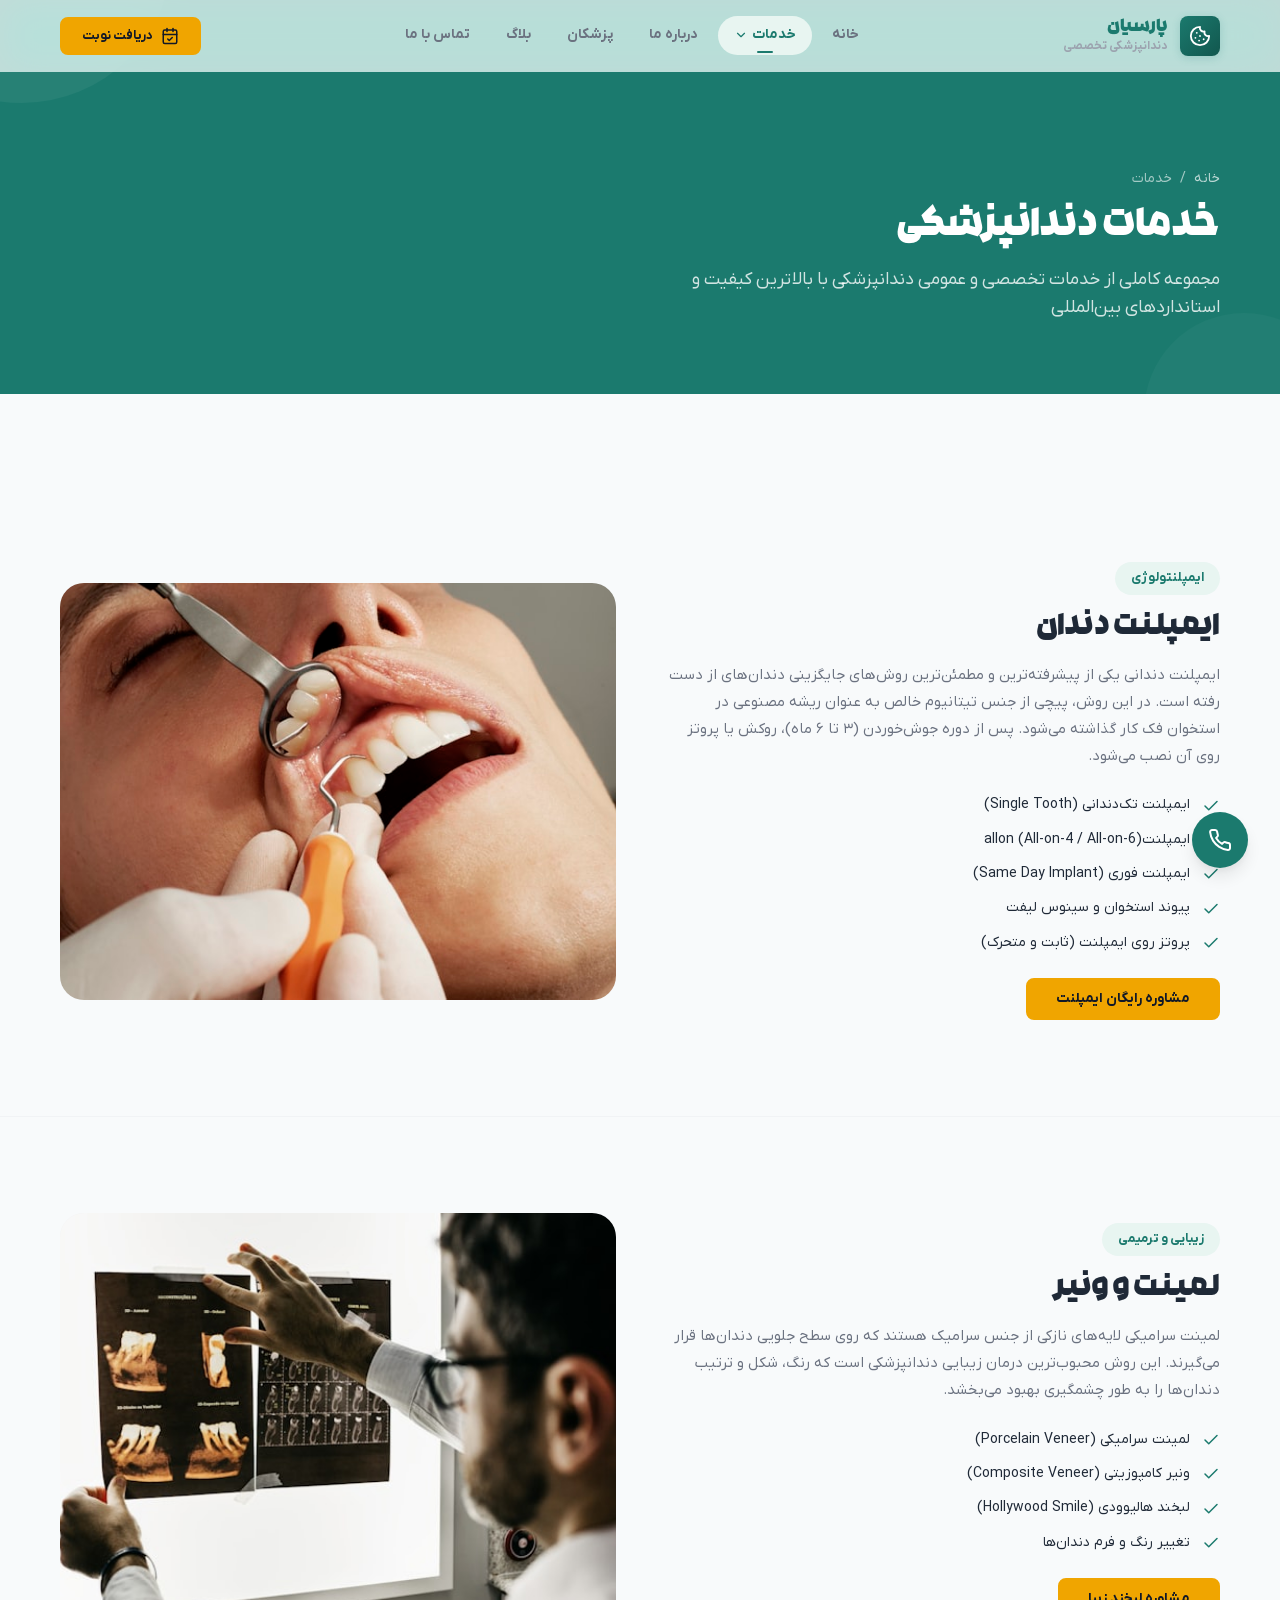
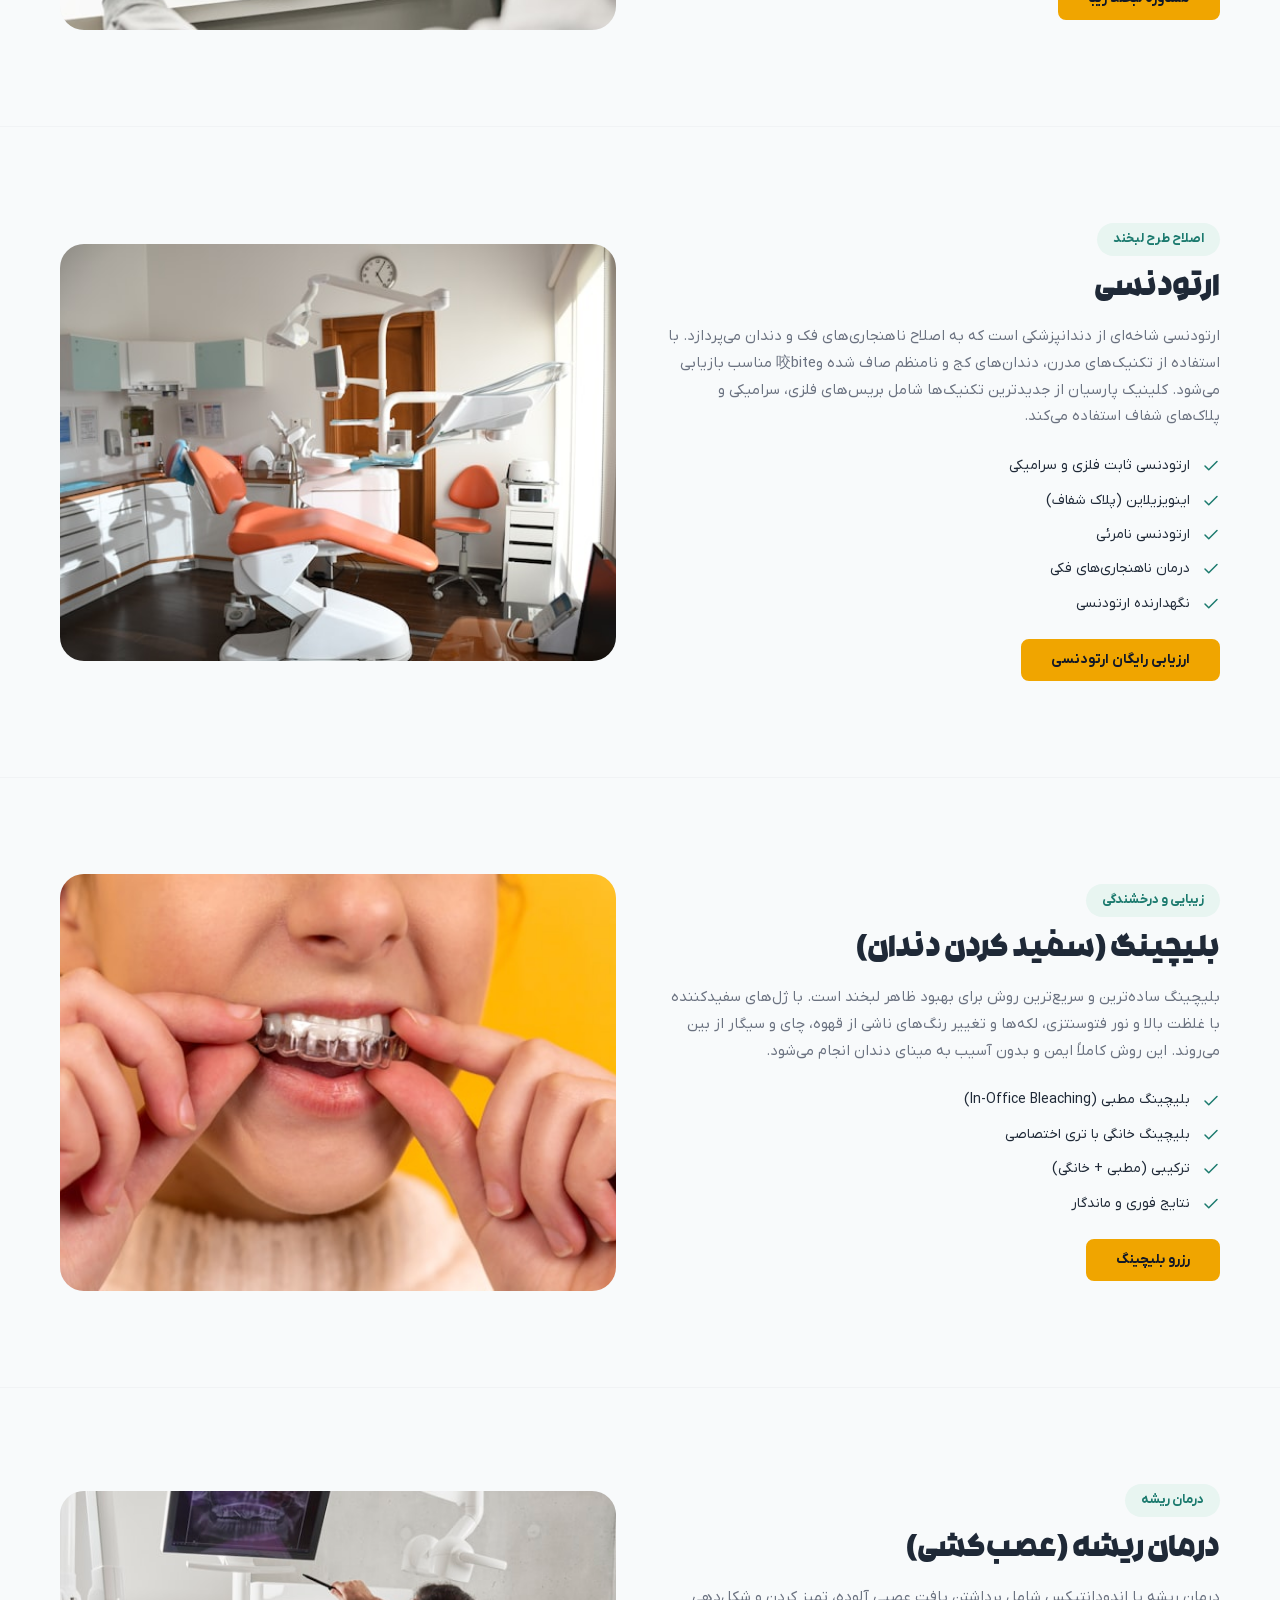
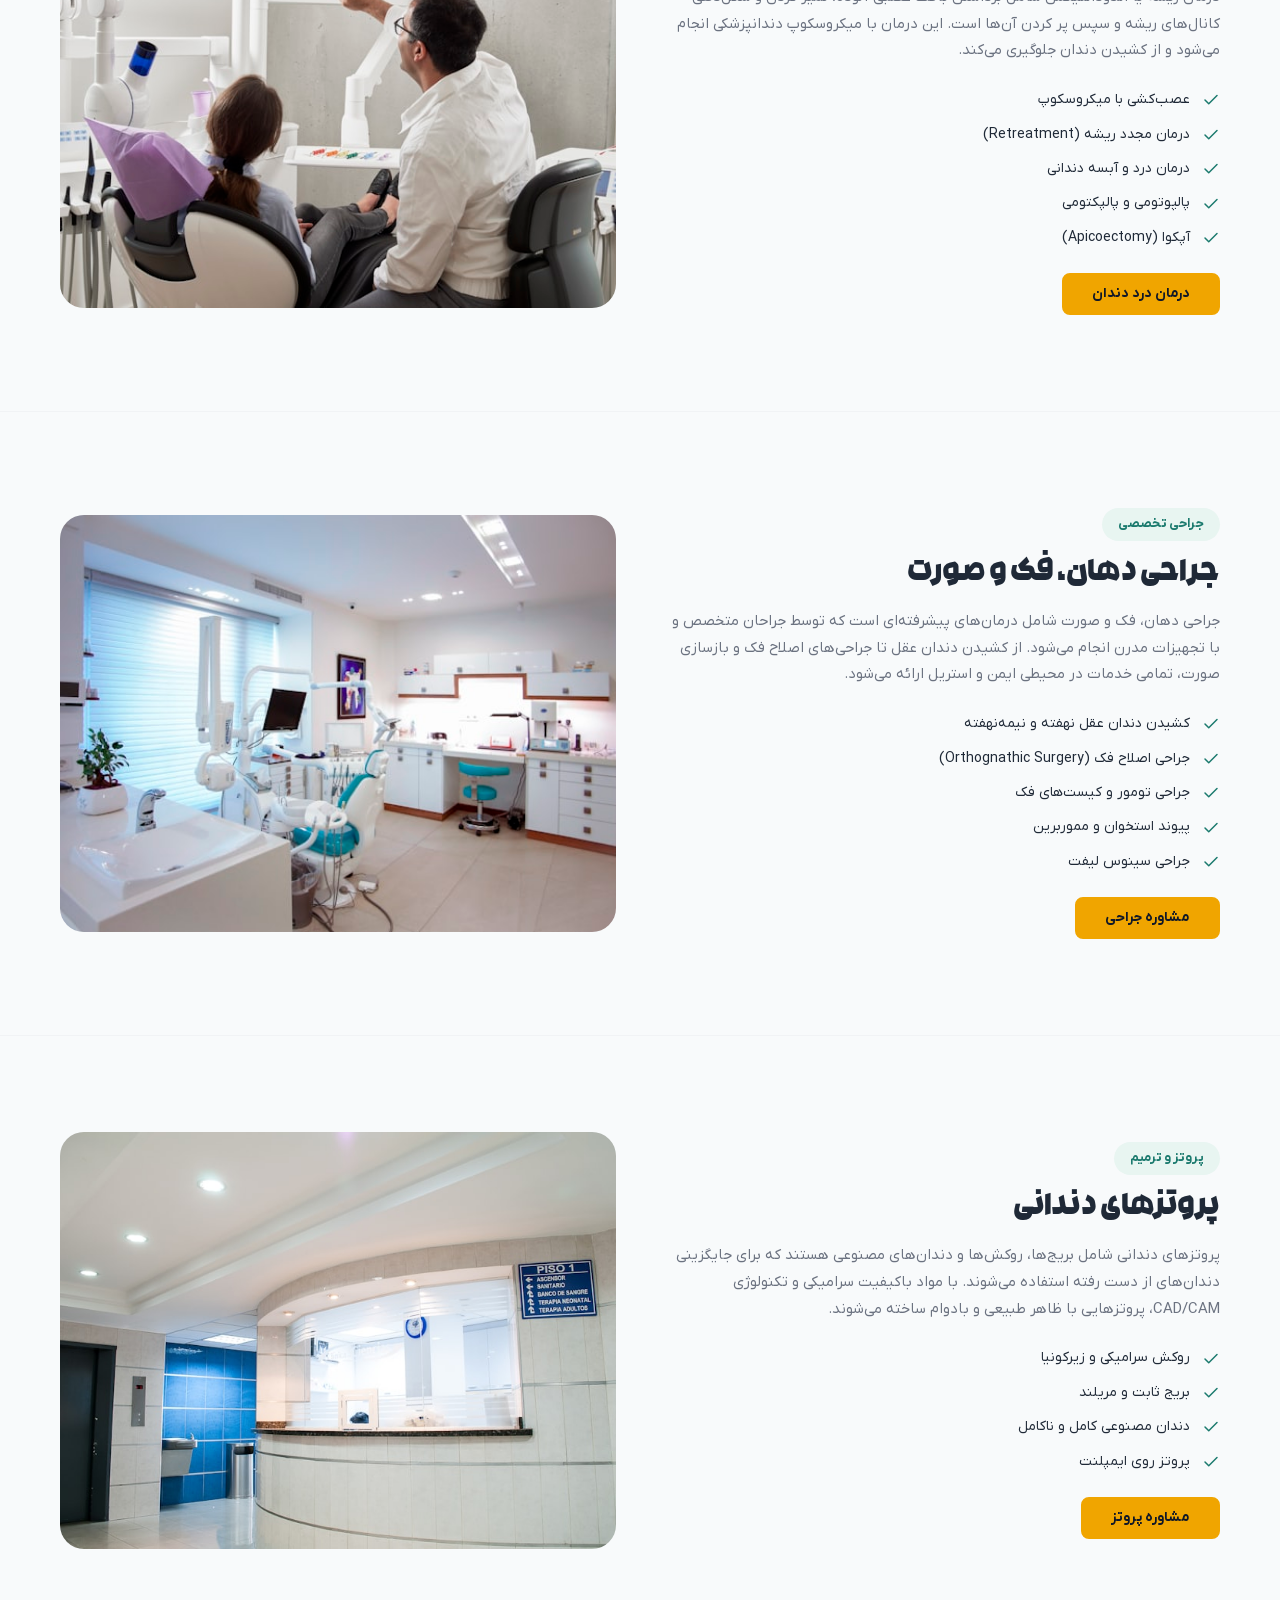
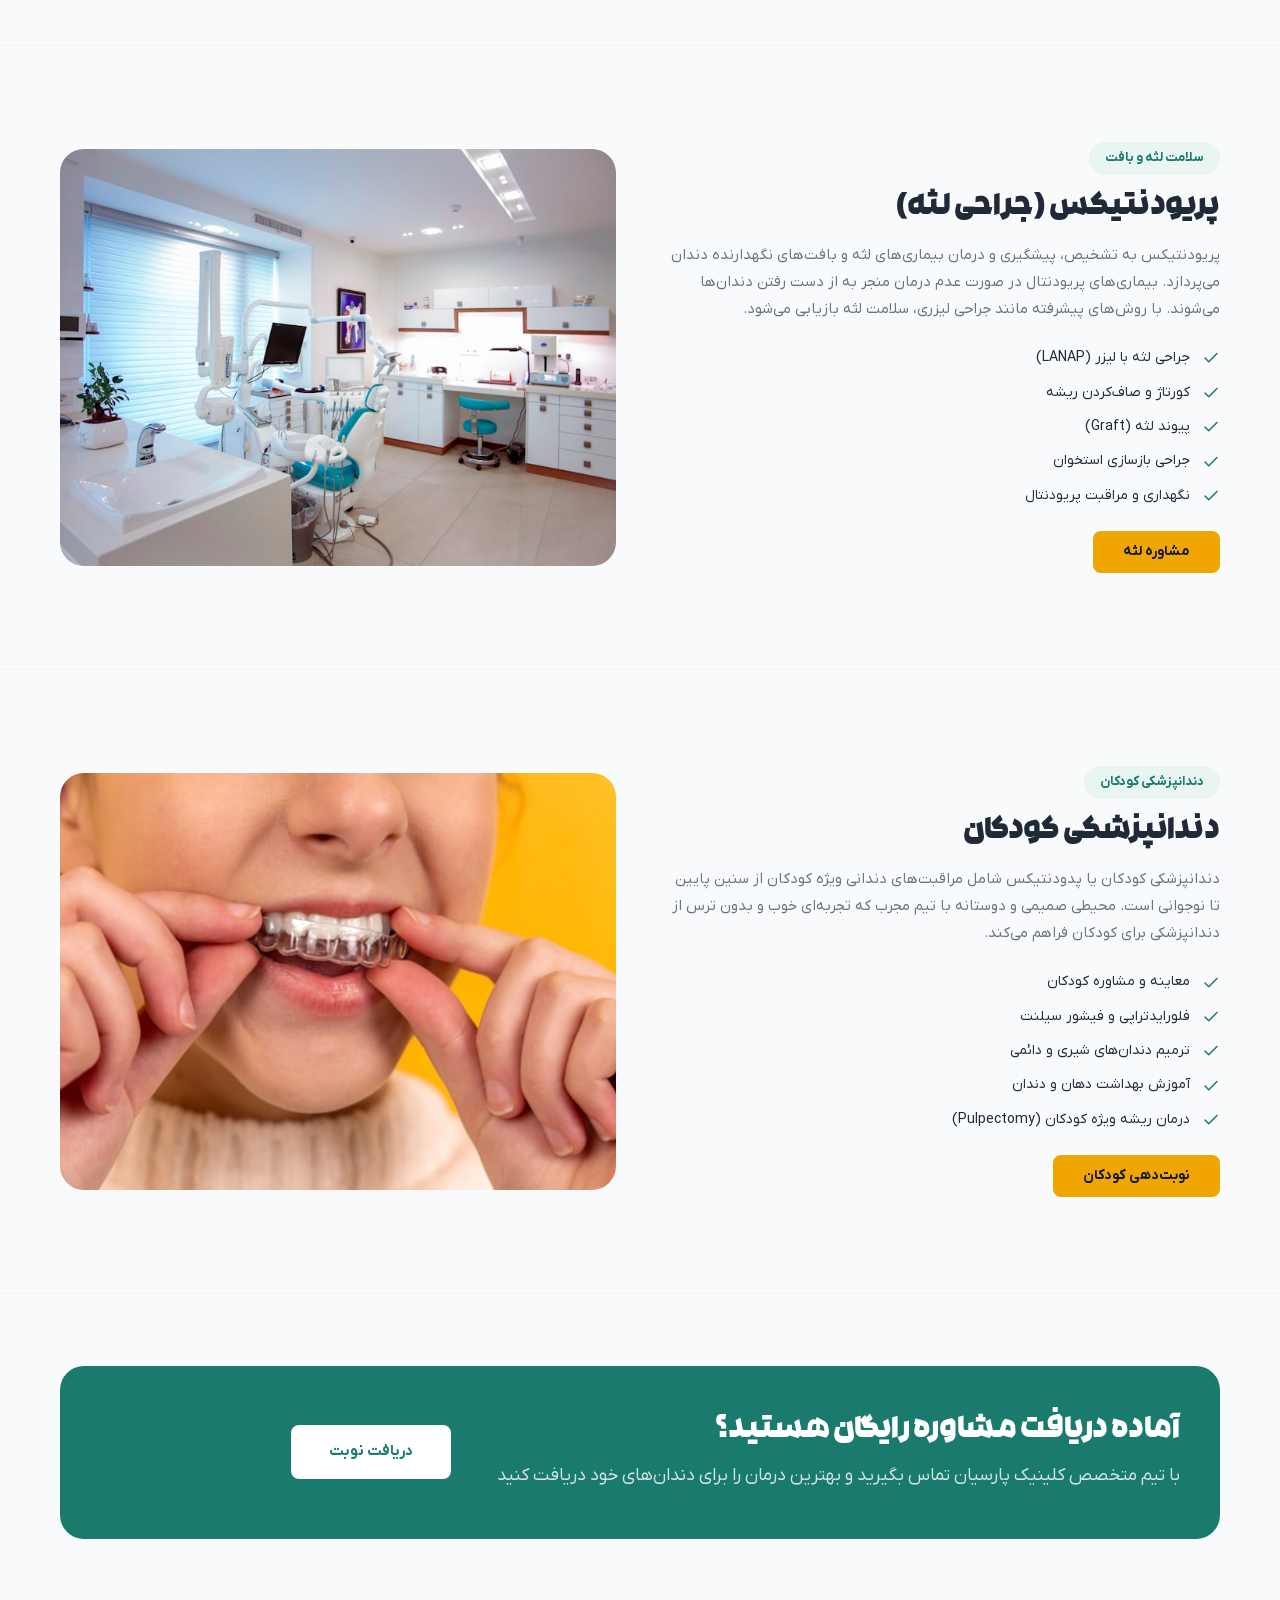
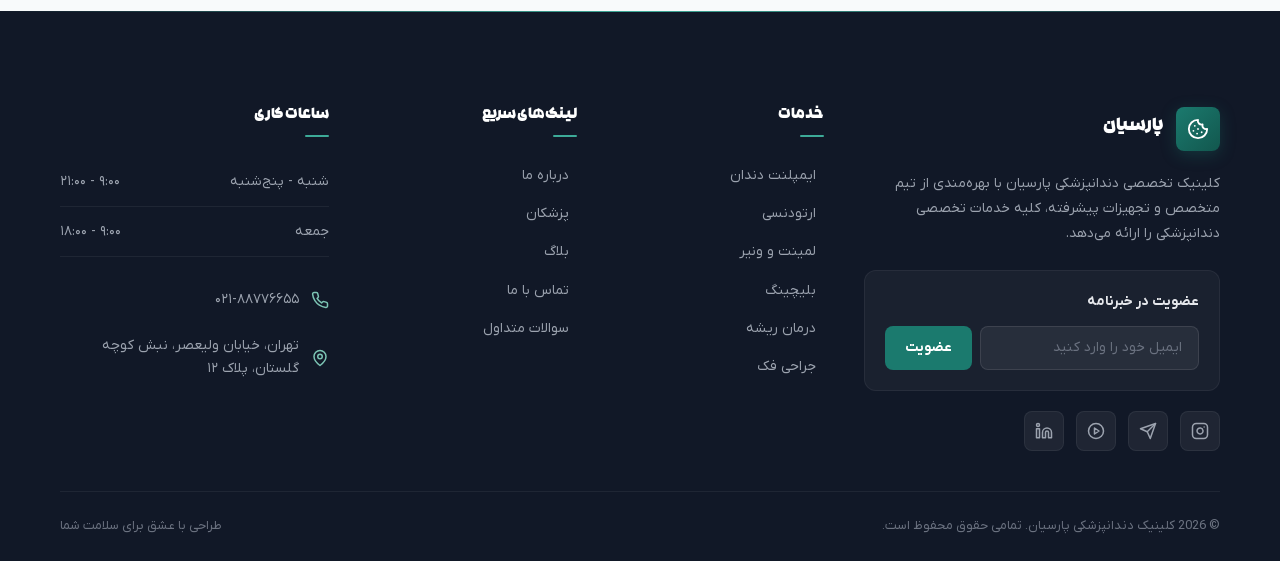
<file: pages/services.html>
<!DOCTYPE html>
<html lang="fa" dir="rtl">
<head>
  <meta charset="UTF-8">
  <meta name="viewport" content="width=device-width, initial-scale=1.0">
  <title>خدمات دندانپزشکی | کلینیک دندانپزشکی پارسیان</title>
  <meta name="description" content="لیست کامل خدمات دندانپزشکی کلینیک پارسیان شامل ایمپلنت، لمینت، ارتودنسی، بلیچینگ، درمان ریشه، جراحی فک و صورت">
  <link rel="icon" type="image/svg+xml" href="../assets/favicons/favicon.svg">
  <link rel="stylesheet" href="../css/variables.css">
  <link rel="stylesheet" href="../css/base.css">
  <link rel="stylesheet" href="../css/components.css">
  <link rel="stylesheet" href="../css/layout.css">
  <link rel="stylesheet" href="../css/pages.css">
</head>
<body>

  <!-- HEADER -->
  <header class="header" id="header">
    <div class="header__inner container">
      <a href="../index.html" class="header__logo">
        <div class="header__logo-icon"><svg viewBox="0 0 24 24" fill="none" stroke="currentColor" stroke-width="2" stroke-linecap="round" stroke-linejoin="round"><path d="M12 2a10 10 0 1 0 10 10 4 4 0 0 1-5-5 4 4 0 0 1-5-5"/><path d="M8.5 8.5v.01"/><path d="M16 15.5v.01"/><path d="M12 12v.01"/><path d="M11 17v.01"/><path d="M7 14v.01"/></svg></div>
        <div class="header__logo-text"><span>پارسیان</span><span class="header__logo-sub">دندانپزشکی تخصصی</span></div>
      </a>
      <nav class="nav">
        <a href="../index.html" class="nav__link">خانه</a>
        <div class="nav__item">
          <a href="services.html" class="nav__link active">خدمات <svg viewBox="0 0 24 24" fill="none" stroke="currentColor" stroke-width="2" stroke-linecap="round" stroke-linejoin="round"><polyline points="6 9 12 15 18 9"/></svg></a>
          <div class="mega-menu"><div class="mega-menu__grid">
            <a href="services.html#implant" class="mega-menu__link"><span class="mega-menu__link-icon"><svg viewBox="0 0 24 24" fill="none" stroke="currentColor" stroke-width="2" stroke-linecap="round" stroke-linejoin="round"><path d="M19 14c1.49-1.46 3-3.21 3-5.5A5.5 5.5 0 0 0 16.5 3c-1.76 0-3 .5-4.5 2-1.5-1.5-2.74-2-4.5-2A5.5 5.5 0 0 0 2 8.5c0 2.3 1.5 4.05 3 5.5l7 7Z"/></svg></span><div><div class="mega-menu__link-title">ایمپلنت دندان</div><div class="mega-menu__link-desc">جایگزینی دائمی دندان</div></div></a>
            <a href="services.html#veneer" class="mega-menu__link"><span class="mega-menu__link-icon"><svg viewBox="0 0 24 24" fill="none" stroke="currentColor" stroke-width="2" stroke-linecap="round" stroke-linejoin="round"><circle cx="12" cy="12" r="10"/><path d="M8 14s1.5 2 4 2 4-2 4-2"/><line x1="9" x2="9.01" y1="9" y2="9"/><line x1="15" x2="15.01" y1="9" y2="9"/></svg></span><div><div class="mega-menu__link-title">لمینت و ونیر</div><div class="mega-menu__link-desc">لبخند زیبا با لمینت سرامیکی</div></div></a>
            <a href="services.html#orthodontics" class="mega-menu__link"><span class="mega-menu__link-icon"><svg viewBox="0 0 24 24" fill="none" stroke="currentColor" stroke-width="2" stroke-linecap="round" stroke-linejoin="round"><path d="M2 12h20"/><rect x="7" y="4" width="2" height="16" rx="1"/><rect x="15" y="4" width="2" height="16" rx="1"/></svg></span><div><div class="mega-menu__link-title">ارتودنسی</div><div class="mega-menu__link-desc">صاف کردن دندان‌ها</div></div></a>
            <a href="services.html#whitening" class="mega-menu__link"><span class="mega-menu__link-icon"><svg viewBox="0 0 24 24" fill="none" stroke="currentColor" stroke-width="2" stroke-linecap="round" stroke-linejoin="round"><circle cx="12" cy="12" r="4"/><path d="M12 2v2"/><path d="M12 20v2"/><path d="m4.93 4.93 1.41 1.41"/><path d="m17.66 17.66 1.41 1.41"/><path d="M2 12h2"/><path d="M20 12h2"/><path d="m6.34 17.66-1.41 1.41"/><path d="m19.07 4.93-1.41 1.41"/></svg></span><div><div class="mega-menu__link-title">بلیچینگ</div><div class="mega-menu__link-desc">سفید کردن حرفه‌ای دندان‌ها</div></div></a>
            <a href="services.html#root-canal" class="mega-menu__link"><span class="mega-menu__link-icon"><svg viewBox="0 0 24 24" fill="none" stroke="currentColor" stroke-width="2" stroke-linecap="round" stroke-linejoin="round"><path d="M12 22s8-4 8-10V5l-8-3-8 3v7c0 6 8 10 8 10"/></svg></span><div><div class="mega-menu__link-title">درمان ریشه</div><div class="mega-menu__link-desc">عصب‌کشی با میکروسکوپ</div></div></a>
            <a href="services.html#surgery" class="mega-menu__link"><span class="mega-menu__link-icon"><svg viewBox="0 0 24 24" fill="none" stroke="currentColor" stroke-width="2" stroke-linecap="round" stroke-linejoin="round"><path d="M22 12h-4l-3 9L9 3l-3 9H2"/></svg></span><div><div class="mega-menu__link-title">جراحی فک</div><div class="mega-menu__link-desc">جراحی تخصصی فک و صورت</div></div></a>
          </div></div>
        </div>
        <a href="about.html" class="nav__link">درباره ما</a>
        <a href="doctors.html" class="nav__link">پزشکان</a>
        <a href="blog.html" class="nav__link">بلاگ</a>
        <a href="contact.html" class="nav__link">تماس با ما</a>
      </nav>
      <div class="flex items-center gap-4">
        <a href="contact.html" class="btn btn--accent btn--sm lg-only"><svg viewBox="0 0 24 24" fill="none" stroke="currentColor" stroke-width="2" stroke-linecap="round" stroke-linejoin="round"><path d="M8 2v4"/><path d="M16 2v4"/><rect width="18" height="18" x="3" y="4" rx="2"/><path d="M3 10h18"/><path d="m9 16 2 2 4-4"/></svg> دریافت نوبت</a>
        <button class="mobile-toggle" aria-label="منوی موبایل"><div class="hamburger"><span></span><span></span><span></span></div></button>
      </div>
    </div>
  </header>

  <!-- Mobile Menu -->
  <div class="mobile-menu" id="mobileMenu">
    <a href="../index.html" class="mobile-menu__link">خانه</a>
    <div class="mobile-menu__dropdown">
      <a href="services.html" class="mobile-menu__link mobile-menu__link--has-sub">
        خدمات
        <svg viewBox="0 0 24 24" fill="none" stroke="currentColor" stroke-width="2" stroke-linecap="round" stroke-linejoin="round"><polyline points="6 9 12 15 18 9"/></svg>
      </a>
      <div class="mobile-menu__submenu">
        <a href="services.html#implant" class="mega-menu__link">ایمپلنت دندان</a>
        <a href="services.html#veneer" class="mega-menu__link">لمینت و ونیر</a>
        <a href="services.html#orthodontics" class="mega-menu__link">ارتودنسی</a>
        <a href="services.html#whitening" class="mega-menu__link">بلیچینگ</a>
        <a href="services.html#root-canal" class="mega-menu__link">درمان ریشه</a>
        <a href="services.html#surgery" class="mega-menu__link">جراحی فک</a>
      </div>
    </div>
    <a href="about.html" class="mobile-menu__link">درباره ما</a>
    <a href="doctors.html" class="mobile-menu__link">پزشکان</a>
    <a href="blog.html" class="mobile-menu__link">بلاگ</a>
    <a href="contact.html" class="mobile-menu__link">تماس با ما</a>
    <div class="mobile-menu__cta">
      <a href="contact.html" class="btn btn--accent btn--lg w-full">دریافت نوبت</a>
      <a href="tel:+982188776655" class="btn btn--outline btn--lg w-full">
        <svg viewBox="0 0 24 24" fill="none" stroke="currentColor" stroke-width="2" stroke-linecap="round" stroke-linejoin="round"><path d="M22 16.92v3a2 2 0 0 1-2.18 2 19.79 19.79 0 0 1-8.63-3.07 19.5 19.5 0 0 1-6-6 19.79 19.79 0 0 1-3.07-8.67A2 2 0 0 1 4.11 2h3a2 2 0 0 1 2 1.72c.127.96.361 1.903.7 2.81a2 2 0 0 1-.45 2.11L8.09 9.91a16 16 0 0 0 6 6l1.27-1.27a2 2 0 0 1 2.11-.45c.907.339 1.85.573 2.81.7A2 2 0 0 1 22 16.92Z"/></svg>
        ۰۲۱-۸۸۷۷۶۶۵۵
      </a>
    </div>
  </div>

  <!-- PAGE HEADER -->
  <section class="page-header">
    <div class="container">
      <nav class="page-header__breadcrumb"><a href="../index.html">خانه</a> <span>/</span> <span>خدمات</span></nav>
      <h1 class="page-header__title reveal">خدمات دندانپزشکی</h1>
      <p class="page-header__text reveal reveal-delay-1">مجموعه کاملی از خدمات تخصصی و عمومی دندانپزشکی با بالاترین کیفیت و استانداردهای بین‌المللی</p>
    </div>
  </section>

  <div class="header-spacer"></div>

  <!-- SERVICE: ایمپلنت -->
  <section class="service-section" id="implant">
    <div class="container">
      <div class="service-section__inner">
        <div class="service-section__content">
          <span class="service-section__badge">ایمپلنتولوژی</span>
          <h2 class="service-section__title">ایمپلنت دندان</h2>
          <p class="service-section__text">ایمپلنت دندانی یکی از پیشرفته‌ترین و مطمئن‌ترین روش‌های جایگزینی دندان‌های از دست رفته است. در این روش، پیچی از جنس تیتانیوم خالص به عنوان ریشه مصنوعی در استخوان فک کار گذاشته می‌شود. پس از دوره جوش‌خوردن (۳ تا ۶ ماه)، روکش یا پروتز روی آن نصب می‌شود.</p>
          <ul class="service-features">
            <li><svg viewBox="0 0 24 24" fill="none" stroke="currentColor" stroke-width="2" stroke-linecap="round" stroke-linejoin="round"><polyline points="20 6 9 17 4 12"/></svg>ایمپلنت تک‌دندانی (Single Tooth)</li>
            <li><svg viewBox="0 0 24 24" fill="none" stroke="currentColor" stroke-width="2" stroke-linecap="round" stroke-linejoin="round"><polyline points="20 6 9 17 4 12"/></svg>ایمپلنتallon (All-on-4 / All-on-6)</li>
            <li><svg viewBox="0 0 24 24" fill="none" stroke="currentColor" stroke-width="2" stroke-linecap="round" stroke-linejoin="round"><polyline points="20 6 9 17 4 12"/></svg>ایمپلنت فوری (Same Day Implant)</li>
            <li><svg viewBox="0 0 24 24" fill="none" stroke="currentColor" stroke-width="2" stroke-linecap="round" stroke-linejoin="round"><polyline points="20 6 9 17 4 12"/></svg>پیوند استخوان و سینوس لیفت</li>
            <li><svg viewBox="0 0 24 24" fill="none" stroke="currentColor" stroke-width="2" stroke-linecap="round" stroke-linejoin="round"><polyline points="20 6 9 17 4 12"/></svg>پروتز روی ایمپلنت (ثابت و متحرک)</li>
          </ul>
          <a href="contact.html" class="btn btn--accent">مشاوره رایگان ایمپلنت</a>
        </div>
        <div class="service-section__visual">
          <img src="../assets/images/services/implant.jpg" alt="ایمپلنت دندان" loading="lazy" style="width:100%;height:100%;object-fit:cover;border-radius:20px;">
        </div>
      </div>
    </div>
  </section>

  <!-- SERVICE: لمینت -->
  <section class="service-section reverse" id="veneer">
    <div class="container">
      <div class="service-section__inner">
        <div class="service-section__content">
          <span class="service-section__badge">زیبایی و ترمیمی</span>
          <h2 class="service-section__title">لمینت و ونیر</h2>
          <p class="service-section__text">لمینت سرامیکی لایه‌های نازکی از جنس سرامیک هستند که روی سطح جلویی دندان‌ها قرار می‌گیرند. این روش محبوب‌ترین درمان زیبایی دندانپزشکی است که رنگ، شکل و ترتیب دندان‌ها را به طور چشمگیری بهبود می‌بخشد.</p>
          <ul class="service-features">
            <li><svg viewBox="0 0 24 24" fill="none" stroke="currentColor" stroke-width="2" stroke-linecap="round" stroke-linejoin="round"><polyline points="20 6 9 17 4 12"/></svg>لمینت سرامیکی (Porcelain Veneer)</li>
            <li><svg viewBox="0 0 24 24" fill="none" stroke="currentColor" stroke-width="2" stroke-linecap="round" stroke-linejoin="round"><polyline points="20 6 9 17 4 12"/></svg>ونیر کامپوزیتی (Composite Veneer)</li>
            <li><svg viewBox="0 0 24 24" fill="none" stroke="currentColor" stroke-width="2" stroke-linecap="round" stroke-linejoin="round"><polyline points="20 6 9 17 4 12"/></svg>لبخند هالیوودی (Hollywood Smile)</li>
            <li><svg viewBox="0 0 24 24" fill="none" stroke="currentColor" stroke-width="2" stroke-linecap="round" stroke-linejoin="round"><polyline points="20 6 9 17 4 12"/></svg>تغییر رنگ و فرم دندان‌ها</li>
          </ul>
          <a href="contact.html" class="btn btn--accent">مشاوره لبخند زیبا</a>
        </div>
        <div class="service-section__visual">
          <img src="../assets/images/services/veneer.jpg" alt="لمینت و ونیر" loading="lazy" style="width:100%;height:100%;object-fit:cover;border-radius:20px;">
        </div>
      </div>
    </div>
  </section>

  <!-- SERVICE: ارتودنسی -->
  <section class="service-section" id="orthodontics">
    <div class="container">
      <div class="service-section__inner">
        <div class="service-section__content">
          <span class="service-section__badge">اصلاح طرح لبخند</span>
          <h2 class="service-section__title">ارتودنسی</h2>
          <p class="service-section__text">ارتودنسی شاخه‌ای از دندانپزشکی است که به اصلاح ناهنجاری‌های فک و دندان می‌پردازد. با استفاده از تکنیک‌های مدرن، دندان‌های کج و نامنظم صاف شده و咬bite مناسب بازیابی می‌شود. کلینیک پارسیان از جدیدترین تکنیک‌ها شامل بریس‌های فلزی، سرامیکی و پلاک‌های شفاف استفاده می‌کند.</p>
          <ul class="service-features">
            <li><svg viewBox="0 0 24 24" fill="none" stroke="currentColor" stroke-width="2" stroke-linecap="round" stroke-linejoin="round"><polyline points="20 6 9 17 4 12"/></svg>ارتودنسی ثابت فلزی و سرامیکی</li>
            <li><svg viewBox="0 0 24 24" fill="none" stroke="currentColor" stroke-width="2" stroke-linecap="round" stroke-linejoin="round"><polyline points="20 6 9 17 4 12"/></svg>اینویزیلاین (پلاک شفاف)</li>
            <li><svg viewBox="0 0 24 24" fill="none" stroke="currentColor" stroke-width="2" stroke-linecap="round" stroke-linejoin="round"><polyline points="20 6 9 17 4 12"/></svg>ارتودنسی نامرئی</li>
            <li><svg viewBox="0 0 24 24" fill="none" stroke="currentColor" stroke-width="2" stroke-linecap="round" stroke-linejoin="round"><polyline points="20 6 9 17 4 12"/></svg>درمان ناهنجاری‌های فکی</li>
            <li><svg viewBox="0 0 24 24" fill="none" stroke="currentColor" stroke-width="2" stroke-linecap="round" stroke-linejoin="round"><polyline points="20 6 9 17 4 12"/></svg>نگهدارنده ارتودنسی</li>
          </ul>
          <a href="contact.html" class="btn btn--accent">ارزیابی رایگان ارتودنسی</a>
        </div>
        <div class="service-section__visual">
          <img src="../assets/images/services/orthodontics.jpg" alt="ارتودنسی" loading="lazy" style="width:100%;height:100%;object-fit:cover;border-radius:20px;">
        </div>
      </div>
    </div>
  </section>

  <!-- SERVICE: بلیچینگ -->
  <section class="service-section reverse" id="whitening">
    <div class="container">
      <div class="service-section__inner">
        <div class="service-section__content">
          <span class="service-section__badge">زیبایی و درخشندگی</span>
          <h2 class="service-section__title">بلیچینگ (سفید کردن دندان)</h2>
          <p class="service-section__text">بلیچینگ ساده‌ترین و سریع‌ترین روش برای بهبود ظاهر لبخند است. با ژل‌های سفیدکننده با غلظت بالا و نور فتوسنتزی، لکه‌ها و تغییر رنگ‌های ناشی از قهوه، چای و سیگار از بین می‌روند. این روش کاملاً ایمن و بدون آسیب به مینای دندان انجام می‌شود.</p>
          <ul class="service-features">
            <li><svg viewBox="0 0 24 24" fill="none" stroke="currentColor" stroke-width="2" stroke-linecap="round" stroke-linejoin="round"><polyline points="20 6 9 17 4 12"/></svg>بلیچینگ مطبی (In-Office Bleaching)</li>
            <li><svg viewBox="0 0 24 24" fill="none" stroke="currentColor" stroke-width="2" stroke-linecap="round" stroke-linejoin="round"><polyline points="20 6 9 17 4 12"/></svg>بلیچینگ خانگی با تری اختصاصی</li>
            <li><svg viewBox="0 0 24 24" fill="none" stroke="currentColor" stroke-width="2" stroke-linecap="round" stroke-linejoin="round"><polyline points="20 6 9 17 4 12"/></svg>ترکیبی (مطبی + خانگی)</li>
            <li><svg viewBox="0 0 24 24" fill="none" stroke="currentColor" stroke-width="2" stroke-linecap="round" stroke-linejoin="round"><polyline points="20 6 9 17 4 12"/></svg>نتایج فوری و ماندگار</li>
          </ul>
          <a href="contact.html" class="btn btn--accent">رزرو بلیچینگ</a>
        </div>
        <div class="service-section__visual">
          <img src="../assets/images/services/whitening.jpg" alt="بلیچینگ دندان" loading="lazy" style="width:100%;height:100%;object-fit:cover;border-radius:20px;">
        </div>
      </div>
    </div>
  </section>

  <!-- SERVICE: درمان ریشه -->
  <section class="service-section" id="root-canal">
    <div class="container">
      <div class="service-section__inner">
        <div class="service-section__content">
          <span class="service-section__badge">درمان ریشه</span>
          <h2 class="service-section__title">درمان ریشه (عصب‌کشی)</h2>
          <p class="service-section__text">درمان ریشه یا اندودانتیکس شامل برداشتن بافت عصبی آلوده، تمیز کردن و شکل‌دهی کانال‌های ریشه و سپس پر کردن آن‌ها است. این درمان با میکروسکوپ دندانپزشکی انجام می‌شود و از کشیدن دندان جلوگیری می‌کند.</p>
          <ul class="service-features">
            <li><svg viewBox="0 0 24 24" fill="none" stroke="currentColor" stroke-width="2" stroke-linecap="round" stroke-linejoin="round"><polyline points="20 6 9 17 4 12"/></svg>عصب‌کشی با میکروسکوپ</li>
            <li><svg viewBox="0 0 24 24" fill="none" stroke="currentColor" stroke-width="2" stroke-linecap="round" stroke-linejoin="round"><polyline points="20 6 9 17 4 12"/></svg>درمان مجدد ریشه (Retreatment)</li>
            <li><svg viewBox="0 0 24 24" fill="none" stroke="currentColor" stroke-width="2" stroke-linecap="round" stroke-linejoin="round"><polyline points="20 6 9 17 4 12"/></svg>درمان درد و آبسه دندانی</li>
            <li><svg viewBox="0 0 24 24" fill="none" stroke="currentColor" stroke-width="2" stroke-linecap="round" stroke-linejoin="round"><polyline points="20 6 9 17 4 12"/></svg>پالپوتومی و پالپکتومی</li>
            <li><svg viewBox="0 0 24 24" fill="none" stroke="currentColor" stroke-width="2" stroke-linecap="round" stroke-linejoin="round"><polyline points="20 6 9 17 4 12"/></svg>آپکوا (Apicoectomy)</li>
          </ul>
          <a href="contact.html" class="btn btn--accent">درمان درد دندان</a>
        </div>
        <div class="service-section__visual">
          <img src="../assets/images/blog/dental-chair.jpg" alt="درمان ریشه" loading="lazy" style="width:100%;height:100%;object-fit:cover;border-radius:20px;">
        </div>
      </div>
    </div>
  </section>

  <!-- SERVICE: جراحی -->
  <section class="service-section reverse" id="surgery">
    <div class="container">
      <div class="service-section__inner">
        <div class="service-section__content">
          <span class="service-section__badge">جراحی تخصصی</span>
          <h2 class="service-section__title">جراحی دهان، فک و صورت</h2>
          <p class="service-section__text">جراحی دهان، فک و صورت شامل درمان‌های پیشرفته‌ای است که توسط جراحان متخصص و با تجهیزات مدرن انجام می‌شود. از کشیدن دندان عقل تا جراحی‌های اصلاح فک و بازسازی صورت، تمامی خدمات در محیطی ایمن و استریل ارائه می‌شود.</p>
          <ul class="service-features">
            <li><svg viewBox="0 0 24 24" fill="none" stroke="currentColor" stroke-width="2" stroke-linecap="round" stroke-linejoin="round"><polyline points="20 6 9 17 4 12"/></svg>کشیدن دندان عقل نهفته و نیمه‌نهفته</li>
            <li><svg viewBox="0 0 24 24" fill="none" stroke="currentColor" stroke-width="2" stroke-linecap="round" stroke-linejoin="round"><polyline points="20 6 9 17 4 12"/></svg>جراحی اصلاح فک (Orthognathic Surgery)</li>
            <li><svg viewBox="0 0 24 24" fill="none" stroke="currentColor" stroke-width="2" stroke-linecap="round" stroke-linejoin="round"><polyline points="20 6 9 17 4 12"/></svg>جراحی تومور و کیست‌های فک</li>
            <li><svg viewBox="0 0 24 24" fill="none" stroke="currentColor" stroke-width="2" stroke-linecap="round" stroke-linejoin="round"><polyline points="20 6 9 17 4 12"/></svg>پیوند استخوان و مموربرین</li>
            <li><svg viewBox="0 0 24 24" fill="none" stroke="currentColor" stroke-width="2" stroke-linecap="round" stroke-linejoin="round"><polyline points="20 6 9 17 4 12"/></svg>جراحی سینوس لیفت</li>
          </ul>
          <a href="contact.html" class="btn btn--accent">مشاوره جراحی</a>
        </div>
        <div class="service-section__visual">
          <img src="../assets/images/services/surgery.jpg" alt="جراحی فک و صورت" loading="lazy" style="width:100%;height:100%;object-fit:cover;border-radius:20px;">
        </div>
      </div>
    </div>
  </section>

  <!-- SERVICE: پروتز -->
  <section class="service-section" id="prosthodontics">
    <div class="container">
      <div class="service-section__inner">
        <div class="service-section__content">
          <span class="service-section__badge">پروتز و ترمیم</span>
          <h2 class="service-section__title">پروتزهای دندانی</h2>
          <p class="service-section__text">پروتزهای دندانی شامل بریج‌ها، روکش‌ها و دندان‌های مصنوعی هستند که برای جایگزینی دندان‌های از دست رفته استفاده می‌شوند. با مواد باکیفیت سرامیکی و تکنولوژی CAD/CAM، پروتزهایی با ظاهر طبیعی و بادوام ساخته می‌شوند.</p>
          <ul class="service-features">
            <li><svg viewBox="0 0 24 24" fill="none" stroke="currentColor" stroke-width="2" stroke-linecap="round" stroke-linejoin="round"><polyline points="20 6 9 17 4 12"/></svg>روکش سرامیکی و زیرکونیا</li>
            <li><svg viewBox="0 0 24 24" fill="none" stroke="currentColor" stroke-width="2" stroke-linecap="round" stroke-linejoin="round"><polyline points="20 6 9 17 4 12"/></svg>بریج ثابت و مریلند</li>
            <li><svg viewBox="0 0 24 24" fill="none" stroke="currentColor" stroke-width="2" stroke-linecap="round" stroke-linejoin="round"><polyline points="20 6 9 17 4 12"/></svg>دندان مصنوعی کامل و ناکامل</li>
            <li><svg viewBox="0 0 24 24" fill="none" stroke="currentColor" stroke-width="2" stroke-linecap="round" stroke-linejoin="round"><polyline points="20 6 9 17 4 12"/></svg>پروتز روی ایمپلنت</li>
          </ul>
          <a href="contact.html" class="btn btn--accent">مشاوره پروتز</a>
        </div>
        <div class="service-section__visual">
          <img src="../assets/images/clinic-interior.jpg" alt="پروتزهای دندانی" loading="lazy" style="width:100%;height:100%;object-fit:cover;border-radius:20px;">
        </div>
      </div>
    </div>
  </section>

  <!-- SERVICE: پریودنتیکس -->
  <section class="service-section reverse" id="periodontics">
    <div class="container">
      <div class="service-section__inner">
        <div class="service-section__content">
          <span class="service-section__badge">سلامت لثه و بافت</span>
          <h2 class="service-section__title">پریودنتیکس (جراحی لثه)</h2>
          <p class="service-section__text">پریودنتیکس به تشخیص، پیشگیری و درمان بیماری‌های لثه و بافت‌های نگهدارنده دندان می‌پردازد. بیماری‌های پریودنتال در صورت عدم درمان منجر به از دست رفتن دندان‌ها می‌شوند. با روش‌های پیشرفته مانند جراحی لیزری، سلامت لثه بازیابی می‌شود.</p>
          <ul class="service-features">
            <li><svg viewBox="0 0 24 24" fill="none" stroke="currentColor" stroke-width="2" stroke-linecap="round" stroke-linejoin="round"><polyline points="20 6 9 17 4 12"/></svg>جراحی لثه با لیزر (LANAP)</li>
            <li><svg viewBox="0 0 24 24" fill="none" stroke="currentColor" stroke-width="2" stroke-linecap="round" stroke-linejoin="round"><polyline points="20 6 9 17 4 12"/></svg>کورتاژ و صاف‌کردن ریشه</li>
            <li><svg viewBox="0 0 24 24" fill="none" stroke="currentColor" stroke-width="2" stroke-linecap="round" stroke-linejoin="round"><polyline points="20 6 9 17 4 12"/></svg>پیوند لثه (Graft)</li>
            <li><svg viewBox="0 0 24 24" fill="none" stroke="currentColor" stroke-width="2" stroke-linecap="round" stroke-linejoin="round"><polyline points="20 6 9 17 4 12"/></svg>جراحی بازسازی استخوان</li>
            <li><svg viewBox="0 0 24 24" fill="none" stroke="currentColor" stroke-width="2" stroke-linecap="round" stroke-linejoin="round"><polyline points="20 6 9 17 4 12"/></svg>نگهداری و مراقبت پریودنتال</li>
          </ul>
          <a href="contact.html" class="btn btn--accent">مشاوره لثه</a>
        </div>
        <div class="service-section__visual">
          <img src="../assets/images/hero/hero-clinic.jpg" alt="پریودنتیکس" loading="lazy" style="width:100%;height:100%;object-fit:cover;border-radius:20px;">
        </div>
      </div>
    </div>
  </section>

  <!-- SERVICE: کودکان -->
  <section class="service-section" id="pediatric">
    <div class="container">
      <div class="service-section__inner">
        <div class="service-section__content">
          <span class="service-section__badge">دندانپزشکی کودکان</span>
          <h2 class="service-section__title">دندانپزشکی کودکان</h2>
          <p class="service-section__text">دندانپزشکی کودکان یا پدودنتیکس شامل مراقبت‌های دندانی ویژه کودکان از سنین پایین تا نوجوانی است. محیطی صمیمی و دوستانه با تیم مجرب که تجربه‌ای خوب و بدون ترس از دندانپزشکی برای کودکان فراهم می‌کند.</p>
          <ul class="service-features">
            <li><svg viewBox="0 0 24 24" fill="none" stroke="currentColor" stroke-width="2" stroke-linecap="round" stroke-linejoin="round"><polyline points="20 6 9 17 4 12"/></svg>معاینه و مشاوره کودکان</li>
            <li><svg viewBox="0 0 24 24" fill="none" stroke="currentColor" stroke-width="2" stroke-linecap="round" stroke-linejoin="round"><polyline points="20 6 9 17 4 12"/></svg>فلورایدتراپی و فیشور سیلنت</li>
            <li><svg viewBox="0 0 24 24" fill="none" stroke="currentColor" stroke-width="2" stroke-linecap="round" stroke-linejoin="round"><polyline points="20 6 9 17 4 12"/></svg>ترمیم دندان‌های شیری و دائمی</li>
            <li><svg viewBox="0 0 24 24" fill="none" stroke="currentColor" stroke-width="2" stroke-linecap="round" stroke-linejoin="round"><polyline points="20 6 9 17 4 12"/></svg>آموزش بهداشت دهان و دندان</li>
            <li><svg viewBox="0 0 24 24" fill="none" stroke="currentColor" stroke-width="2" stroke-linecap="round" stroke-linejoin="round"><polyline points="20 6 9 17 4 12"/></svg>درمان ریشه ویژه کودکان (Pulpectomy)</li>
          </ul>
          <a href="contact.html" class="btn btn--accent">نوبت‌دهی کودکان</a>
        </div>
        <div class="service-section__visual">
          <img src="../assets/images/services/whitening.jpg" alt="دندانپزشکی کودکان" loading="lazy" style="width:100%;height:100%;object-fit:cover;border-radius:20px;">
        </div>
      </div>
    </div>
  </section>

  <!-- CTA -->
  <section class="section" id="cta">
    <div class="container">
      <div class="cta-section reveal">
        <div>
          <h2 class="cta-section__title">آماده دریافت مشاوره رایگان هستید؟</h2>
          <p class="cta-section__text">با تیم متخصص کلینیک پارسیان تماس بگیرید و بهترین درمان را برای دندان‌های خود دریافت کنید</p>
        </div>
        <div class="cta-section__actions">
          <a href="contact.html" class="btn btn--white btn--lg">دریافت نوبت</a>
          <a href="tel:+982188776655" class="btn btn--outline btn--lg">
            <svg viewBox="0 0 24 24" fill="none" stroke="currentColor" stroke-width="2" stroke-linecap="round" stroke-linejoin="round"><path d="M22 16.92v3a2 2 0 0 1-2.18 2 19.79 19.79 0 0 1-8.63-3.07 19.5 19.5 0 0 1-6-6 19.79 19.79 0 0 1-3.07-8.67A2 2 0 0 1 4.11 2h3a2 2 0 0 1 2 1.72c.127.96.361 1.903.7 2.81a2 2 0 0 1-.45 2.11L8.09 9.91a16 16 0 0 0 6 6l1.27-1.27a2 2 0 0 1 2.11-.45c.907.339 1.85.573 2.81.7A2 2 0 0 1 22 16.92Z"/></svg>
            تماس تلفنی
          </a>
        </div>
      </div>
    </div>
  </section>

  <!-- FOOTER -->
  <!-- FOOTER -->
  <footer class="footer">
    <div class="container">
      <div class="footer__grid">
        <div class="footer__brand">
          <div class="footer__logo">
            <div class="footer__logo-icon">
              <svg viewBox="0 0 24 24" fill="none" stroke="currentColor" stroke-width="2" stroke-linecap="round" stroke-linejoin="round"><path d="M12 2a10 10 0 1 0 10 10 4 4 0 0 1-5-5 4 4 0 0 1-5-5"/><path d="M8.5 8.5v.01"/><path d="M16 15.5v.01"/><path d="M12 12v.01"/><path d="M11 17v.01"/><path d="M7 14v.01"/></svg>
            </div>
            <div class="footer__logo-text">پارسیان</div>
          </div>
          <p class="footer__desc">کلینیک تخصصی دندانپزشکی پارسیان با بهره‌مندی از تیم متخصص و تجهیزات پیشرفته، کلیه خدمات تخصصی دندانپزشکی را ارائه می‌دهد.</p>
          <div class="footer__newsletter">
            <div class="footer__newsletter-title">عضویت در خبرنامه</div>
            <form class="footer__newsletter-form" onsubmit="return false;">
              <input type="email" class="footer__newsletter-input" placeholder="ایمیل خود را وارد کنید" aria-label="ایمیل">
              <button type="submit" class="footer__newsletter-btn">عضویت</button>
            </form>
          </div>
          <div class="footer__social">
            <a href="#" class="footer__social-link" aria-label="اینستاگرام">
              <svg viewBox="0 0 24 24" fill="none" stroke="currentColor" stroke-width="2" stroke-linecap="round" stroke-linejoin="round"><rect width="20" height="20" x="2" y="2" rx="5" ry="5"/><path d="M16 11.37A4 4 0 1 1 12.63 8 4 4 0 0 1 16 11.37z"/><line x1="17.5" x2="17.51" y1="6.5" y2="6.5"/></svg>
            </a>
            <a href="#" class="footer__social-link" aria-label="تلگرام">
              <svg viewBox="0 0 24 24" fill="none" stroke="currentColor" stroke-width="2" stroke-linecap="round" stroke-linejoin="round"><path d="m22 2-7 20-4-9-9-4Z"/><path d="M22 2 11 13"/></svg>
            </a>
            <a href="#" class="footer__social-link" aria-label="آپارات">
              <svg viewBox="0 0 24 24" fill="none" stroke="currentColor" stroke-width="2" stroke-linecap="round" stroke-linejoin="round"><path d="M22 12a10 10 0 1 1-20 0 10 10 0 0 1 20 0Z"/><path d="m10 8 6 4-6 4V8Z"/></svg>
            </a>
            <a href="#" class="footer__social-link" aria-label="لینکدین">
              <svg viewBox="0 0 24 24" fill="none" stroke="currentColor" stroke-width="2" stroke-linecap="round" stroke-linejoin="round"><path d="M16 8a6 6 0 0 1 6 6v7h-4v-7a2 2 0 0 0-2-2 2 2 0 0 0-2 2v7h-4v-7a6 6 0 0 1 6-6z"/><rect width="4" height="12" x="2" y="9"/><circle cx="4" cy="4" r="2"/></svg>
            </a>
          </div>
        </div>
        <div>
          <h4 class="footer__heading">خدمات</h4>
          <a href="services.html#implant" class="footer__link">ایمپلنت دندان</a>
          <a href="services.html#orthodontics" class="footer__link">ارتودنسی</a>
          <a href="services.html#veneer" class="footer__link">لمینت و ونیر</a>
          <a href="services.html#whitening" class="footer__link">بلیچینگ</a>
          <a href="services.html#root-canal" class="footer__link">درمان ریشه</a>
          <a href="services.html#surgery" class="footer__link">جراحی فک</a>
        </div>
        <div>
          <h4 class="footer__heading">لینک‌های سریع</h4>
          <a href="about.html" class="footer__link">درباره ما</a>
          <a href="doctors.html" class="footer__link">پزشکان</a>
          <a href="blog.html" class="footer__link">بلاگ</a>
          <a href="contact.html" class="footer__link">تماس با ما</a>
          <a href="faq.html" class="footer__link">سوالات متداول</a>
        </div>
        <div>
          <h4 class="footer__heading">ساعات کاری</h4>
          <div class="footer__hours">
            <div class="footer__hours-row"><span>شنبه - پنج‌شنبه</span><span>۹:۰۰ - ۲۱:۰۰</span></div>
            <div class="footer__hours-row"><span>جمعه</span><span>۹:۰۰ - ۱۸:۰۰</span></div>
          </div>
          <div style="margin-top:var(--sp-5);">
            <div class="footer__contact-item">
              <svg viewBox="0 0 24 24" fill="none" stroke="currentColor" stroke-width="2" stroke-linecap="round" stroke-linejoin="round"><path d="M22 16.92v3a2 2 0 0 1-2.18 2 19.79 19.79 0 0 1-8.63-3.07 19.5 19.5 0 0 1-6-6 19.79 19.79 0 0 1-3.07-8.67A2 2 0 0 1 4.11 2h3a2 2 0 0 1 2 1.72c.127.96.361 1.903.7 2.81a2 2 0 0 1-.45 2.11L8.09 9.91a16 16 0 0 0 6 6l1.27-1.27a2 2 0 0 1 2.11-.45c.907.339 1.85.573 2.81.7A2 2 0 0 1 22 16.92Z"/></svg>
              ۰۲۱-۸۸۷۷۶۶۵۵
            </div>
            <div class="footer__contact-item">
              <svg viewBox="0 0 24 24" fill="none" stroke="currentColor" stroke-width="2" stroke-linecap="round" stroke-linejoin="round"><path d="M20 10c0 6-8 12-8 12s-8-6-8-12a8 8 0 0 1 16 0Z"/><circle cx="12" cy="10" r="3"/></svg>
              تهران، خیابان ولیعصر، نبش کوچه گلستان، پلاک ۱۲
            </div>
          </div>
        </div>
      </div>
      <div class="footer__bottom">
        <span>© <span data-year></span> کلینیک دندانپزشکی پارسیان. تمامی حقوق محفوظ است.</span>
        <span>طراحی با عشق برای سلامت شما</span>
      </div>
    </div>
  </footer>

  <!-- FAB -->
  <div class="fab lg-only">
    <a href="tel:+982188776655" class="fab__btn fab__btn--phone" aria-label="تماس تلفنی">
      <svg viewBox="0 0 24 24" fill="none" stroke="currentColor" stroke-width="2" stroke-linecap="round" stroke-linejoin="round"><path d="M22 16.92v3a2 2 0 0 1-2.18 2 19.79 19.79 0 0 1-8.63-3.07 19.5 19.5 0 0 1-6-6 19.79 19.79 0 0 1-3.07-8.67A2 2 0 0 1 4.11 2h3a2 2 0 0 1 2 1.72c.127.96.361 1.903.7 2.81a2 2 0 0 1-.45 2.11L8.09 9.91a16 16 0 0 0 6 6l1.27-1.27a2 2 0 0 1 2.11-.45c.907.339 1.85.573 2.81.7A2 2 0 0 1 22 16.92Z"/></svg>
    </a>
  </div>

  <!-- Back to Top -->
  <button class="back-to-top" aria-label="بازگشت به بالا">
    <svg viewBox="0 0 24 24" fill="none" stroke="currentColor" stroke-width="2" stroke-linecap="round" stroke-linejoin="round"><path d="m18 15-6-6-6 6"/></svg>
  </button>

  <script src="../js/main.js"></script>
</body>
</html>
</file>
<file: css/variables.css>
/* ============================================
   DESIGN TOKENS — Parsian Dental Clinic
   ============================================ */

/* ── Font Faces ── */
@font-face {
  font-family: 'Rokh';
  src: url('../assets/fonts/rokh/RokhFaNum-Black.woff2') format('woff2');
  font-weight: 900;
  font-style: normal;
  font-display: swap;
}

@font-face {
  font-family: 'Rokh';
  src: url('../assets/fonts/rokh/RokhFaNum-Regular.woff2') format('woff2');
  font-weight: 400;
  font-style: normal;
  font-display: swap;
}

@font-face {
  font-family: 'IRANYekanX';
  src: url('../assets/fonts/iranyekanx/IRANYekanX-Bold.woff2') format('woff2');
  font-weight: 700;
  font-style: normal;
  font-display: swap;
}

@font-face {
  font-family: 'IRANYekanX';
  src: url('../assets/fonts/iranyekanx/IRANYekanX-Regular.woff2') format('woff2');
  font-weight: 400;
  font-style: normal;
  font-display: swap;
}

@font-face {
  font-family: 'IRANYekanX';
  src: url('../assets/fonts/iranyekanx/IRANYekanX-Black.woff2') format('woff2');
  font-weight: 900;
  font-style: normal;
  font-display: swap;
}

/* ── CSS Custom Properties ── */
:root {
  /* ── Colors: Primary ── */
  --clr-primary: #1B7A6E;
  --clr-primary-dark: #12574E;
  --clr-primary-light: #E8F5F1;
  --clr-primary-50: #F0FAF7;
  --clr-primary-100: #E8F5F1;
  --clr-primary-200: #B8E0D6;
  --clr-primary-300: #7CC4B4;
  --clr-primary-400: #3DAA98;
  --clr-primary-500: #1B7A6E;
  --clr-primary-600: #12574E;
  --clr-primary-700: #0E443C;
  --clr-primary-800: #0A332D;
  --clr-primary-900: #06211E;

  /* ── Colors: Accent ── */
  --clr-accent: #F0A500;
  --clr-accent-dark: #CC8D00;
  --clr-accent-light: #FFF3DC;

  /* ── Colors: Neutrals ── */
  --clr-white: #FFFFFF;
  --clr-gray-50: #F8FAFB;
  --clr-gray-100: #F1F3F5;
  --clr-gray-200: #E5E7EB;
  --clr-gray-300: #D1D5DB;
  --clr-gray-400: #9CA3AF;
  --clr-gray-500: #6B7280;
  --clr-gray-600: #4B5563;
  --clr-gray-700: #374151;
  --clr-gray-800: #1F2937;
  --clr-gray-900: #111827;

  /* ── Colors: Semantic ── */
  --clr-success: #1B7A6E;
  --clr-error: #DC2626;
  --clr-warning: #F59E0B;
  --clr-info: #2563EB;

  /* ── Colors: Surface ── */
  --surface-bg: #F8FAFB;
  --surface-card: #FFFFFF;
  --surface-muted: #F1F3F5;
  --surface-accent: #F0FAF7;

  /* ── Colors: Text ── */
  --text-primary: #1F2937;
  --text-secondary: #6B7280;
  --text-muted: #9CA3AF;
  --text-inverse: #FFFFFF;
  --text-accent: #1B7A6E;

  /* ── Colors: Border ── */
  --border-light: #F1F3F5;
  --border-default: #E5E7EB;
  --border-strong: #D1D5DB;

  /* ── Typography ── */
  --ff-heading: 'Rokh', Tahoma, Arial, sans-serif;
  --ff-body: 'IRANYekanX', Tahoma, Arial, sans-serif;

  --fs-2xs: clamp(0.625rem, 0.55rem + 0.25vw, 0.75rem);
  --fs-xs: clamp(0.75rem, 0.7rem + 0.2vw, 0.8125rem);
  --fs-sm: clamp(0.8125rem, 0.78rem + 0.15vw, 0.875rem);
  --fs-base: clamp(0.875rem, 0.85rem + 0.1vw, 0.9375rem);
  --fs-md: clamp(0.9375rem, 0.9rem + 0.15vw, 1rem);
  --fs-lg: clamp(1rem, 0.95rem + 0.2vw, 1.125rem);
  --fs-xl: clamp(1.125rem, 1.05rem + 0.3vw, 1.25rem);
  --fs-2xl: clamp(1.25rem, 1.1rem + 0.5vw, 1.5rem);
  --fs-3xl: clamp(1.5rem, 1.25rem + 0.8vw, 1.875rem);
  --fs-4xl: clamp(1.875rem, 1.5rem + 1.2vw, 2.5rem);
  --fs-5xl: clamp(2.25rem, 1.75rem + 1.8vw, 3.25rem);

  --fw-regular: 400;
  --fw-bold: 700;
  --fw-black: 900;

  --lh-tight: 1.2;
  --lh-snug: 1.35;
  --lh-normal: 1.6;
  --lh-relaxed: 1.8;

  /* ── Spacing ── */
  --sp-1: 0.25rem;
  --sp-2: 0.5rem;
  --sp-3: 0.75rem;
  --sp-4: 1rem;
  --sp-5: 1.25rem;
  --sp-6: 1.5rem;
  --sp-8: 2rem;
  --sp-10: 2.5rem;
  --sp-12: 3rem;
  --sp-16: 4rem;
  --sp-20: 5rem;
  --sp-24: 6rem;
  --sp-32: 8rem;

  /* ── Section Spacing ── */
  --section-py-sm: 3rem;
  --section-py-md: 4.5rem;
  --section-py-lg: 6rem;
  --section-py-xl: 8rem;

  /* ── Container ── */
  --container-sm: 640px;
  --container-md: 768px;
  --container-lg: 1024px;
  --container-xl: 1200px;
  --container-padding: 1.25rem;

  /* ── Border Radius ── */
  --radius-xs: 0.25rem;
  --radius-sm: 0.375rem;
  --radius-md: 0.5rem;
  --radius-lg: 0.75rem;
  --radius-xl: 1rem;
  --radius-2xl: 1.5rem;
  --radius-full: 9999px;

  /* ── Shadows ── */
  --shadow-xs: 0 1px 2px rgba(0,0,0,0.05);
  --shadow-sm: 0 1px 3px rgba(0,0,0,0.08), 0 1px 2px rgba(0,0,0,0.04);
  --shadow-md: 0 4px 6px rgba(0,0,0,0.06), 0 2px 4px rgba(0,0,0,0.04);
  --shadow-lg: 0 10px 15px rgba(0,0,0,0.07), 0 4px 6px rgba(0,0,0,0.04);
  --shadow-xl: 0 20px 25px rgba(0,0,0,0.08), 0 8px 10px rgba(0,0,0,0.04);
  --shadow-primary: 0 4px 14px rgba(27,122,110,0.25);
  --shadow-accent: 0 4px 14px rgba(240,165,0,0.25);

  /* ── Transitions ── */
  --ease-out: cubic-bezier(0.33, 1, 0.68, 1);
  --ease-in-out: cubic-bezier(0.65, 0, 0.35, 1);
  --duration-fast: 150ms;
  --duration-normal: 250ms;
  --duration-slow: 400ms;

  /* ── Z-Index ── */
  --z-below: -1;
  --z-base: 0;
  --z-above: 10;
  --z-sticky: 100;
  --z-overlay: 200;
  --z-modal: 300;
  --z-toast: 400;
}
</file>
<file: css/base.css>
/* ============================================
   BASE STYLES — Reset, Typography, Utilities
   ============================================ */

/* ── Reset ── */
*, *::before, *::after { box-sizing: border-box; margin: 0; padding: 0; }
html { scroll-behavior: smooth; -webkit-text-size-adjust: 100%; }
body {
  font-family: var(--ff-body);
  font-weight: var(--fw-regular);
  font-size: var(--fs-base);
  line-height: var(--lh-normal);
  color: var(--text-primary);
  background: var(--surface-bg);
  direction: rtl;
  -webkit-font-smoothing: antialiased;
  -moz-osx-font-smoothing: grayscale;
  overflow-x: hidden;
}
body.no-scroll { overflow: hidden; }
img, svg, video { display: block; max-width: 100%; height: auto; }
a { color: inherit; text-decoration: none; }
ul, ol { list-style: none; }
button { font: inherit; color: inherit; background: none; border: none; cursor: pointer; }
input, textarea, select { font: inherit; }
::selection { background: var(--clr-primary-200); color: var(--clr-primary-900); }
:focus-visible { outline: 2px solid var(--clr-primary); outline-offset: 2px; }

/* ── Typography ── */
h1, h2, h3, h4, h5, h6 {
  font-family: var(--ff-heading);
  font-weight: var(--fw-black);
  line-height: var(--lh-tight);
  color: var(--text-primary);
}
h1 { font-size: var(--fs-5xl); }
h2 { font-size: var(--fs-4xl); }
h3 { font-size: var(--fs-3xl); }
h4 { font-size: var(--fs-2xl); }
h5 { font-size: var(--fs-xl); }
h6 { font-size: var(--fs-lg); }
p { margin-bottom: var(--sp-4); color: var(--text-secondary); }
p:last-child { margin-bottom: 0; }

/* ── Container ── */
.container {
  width: 100%;
  max-width: var(--container-xl);
  margin-inline: auto;
  padding-inline: var(--container-padding);
}

/* ── Section ── */
.section { padding-block: var(--section-py-md); }
.section--sm { padding-block: var(--section-py-sm); }
.section--lg { padding-block: var(--section-py-lg); }

/* ── Background Helpers ── */
.bg-white { background-color: var(--clr-white); }
.bg-muted { background-color: var(--surface-muted); }
.bg-primary { background-color: var(--clr-primary); }
.bg-primary-light { background-color: var(--clr-primary-light); }

/* ── Selection ── */
::placeholder { color: var(--text-muted); opacity: 1; }

/* ── Responsive Hidden ── */
@media (max-width: 1023px) {
  .lg-only { display: none !important; }
}
@media (min-width: 1024px) {
  .md-only { display: none !important; }
}
</file>
<file: css/components.css>
/* ============================================
   COMPONENTS — Buttons, Cards, Forms, UI
   ============================================ */

/* ── Buttons ── */
.btn {
  display: inline-flex;
  align-items: center;
  justify-content: center;
  gap: var(--sp-2);
  padding: 0.75rem 1.75rem;
  font-family: var(--ff-body);
  font-weight: var(--fw-bold);
  font-size: var(--fs-sm);
  border-radius: var(--radius-md);
  border: 2px solid transparent;
  cursor: pointer;
  transition: all var(--duration-normal) var(--ease-out);
  white-space: nowrap;
  line-height: 1;
}
.btn svg { width: 18px; height: 18px; flex-shrink: 0; }

.btn--primary {
  background: var(--clr-primary);
  color: var(--text-inverse);
  border-color: var(--clr-primary);
}
.btn--primary:hover {
  background: var(--clr-primary-dark);
  border-color: var(--clr-primary-dark);
  box-shadow: var(--shadow-primary);
}

.btn--accent {
  background: var(--clr-accent);
  color: var(--clr-gray-900);
  border-color: var(--clr-accent);
}
.btn--accent:hover {
  background: var(--clr-accent-dark);
  border-color: var(--clr-accent-dark);
  box-shadow: var(--shadow-accent);
}

.btn--outline {
  background: transparent;
  color: var(--clr-primary);
  border-color: var(--clr-primary);
}
.btn--outline:hover {
  background: var(--clr-primary);
  color: var(--text-inverse);
}

.btn--ghost {
  background: transparent;
  color: var(--text-primary);
  border-color: var(--border-default);
}
.btn--ghost:hover {
  border-color: var(--clr-primary);
  color: var(--clr-primary);
}

.btn--white {
  background: var(--clr-white);
  color: var(--clr-primary);
  border-color: var(--clr-white);
}
.btn--white:hover {
  background: var(--clr-primary-light);
}

.btn--lg { padding: 1rem 2.25rem; font-size: var(--fs-base); }
.btn--sm { padding: 0.5rem 1.25rem; font-size: var(--fs-xs); }
.btn--full { width: 100%; }

/* ── Section Header ── */
.section-header {
  max-width: 640px;
  margin-inline: auto;
  margin-bottom: var(--sp-12);
  text-align: center;
}
.section-header__eyebrow {
  display: inline-flex;
  align-items: center;
  gap: var(--sp-2);
  padding: 0.375rem 1rem;
  background: var(--clr-primary-light);
  color: var(--clr-primary);
  font-size: var(--fs-xs);
  font-weight: var(--fw-bold);
  border-radius: var(--radius-full);
  margin-bottom: var(--sp-4);
}
.section-header__title {
  margin-bottom: var(--sp-4);
}
.section-header__subtitle {
  font-size: var(--fs-lg);
  color: var(--text-secondary);
  line-height: var(--lh-relaxed);
}

/* ── Cards ── */
.card {
  background: var(--surface-card);
  border-radius: var(--radius-xl);
  overflow: hidden;
  border: 1px solid var(--border-light);
  transition: all var(--duration-normal) var(--ease-out);
}
.card:hover {
  box-shadow: var(--shadow-lg);
  transform: translateY(-4px);
}
.card__image {
  position: relative;
  overflow: hidden;
  aspect-ratio: 4/3;
}
.card__image img {
  width: 100%;
  height: 100%;
  object-fit: cover;
  transition: transform var(--duration-slow) var(--ease-out);
}
.card:hover .card__image img { transform: scale(1.05); }
.card__body { padding: var(--sp-6); }
.card__title {
  font-size: var(--fs-xl);
  margin-bottom: var(--sp-2);
}
.card__text {
  font-size: var(--fs-sm);
  color: var(--text-secondary);
  line-height: var(--lh-relaxed);
}
.card__link {
  display: inline-flex;
  align-items: center;
  gap: var(--sp-1);
  color: var(--clr-primary);
  font-weight: var(--fw-bold);
  font-size: var(--fs-sm);
  margin-top: var(--sp-4);
  transition: gap var(--duration-normal) var(--ease-out);
}
.card__link:hover { gap: var(--sp-2); }
.card__link svg { width: 16px; height: 16px; }

/* ── Service Card ── */
.service-card {
  background: var(--surface-card);
  border-radius: var(--radius-xl);
  padding: var(--sp-8);
  border: 1px solid var(--border-light);
  transition: all var(--duration-normal) var(--ease-out);
  position: relative;
  overflow: hidden;
}
.service-card::before {
  content: '';
  position: absolute;
  top: 0;
  right: 0;
  width: 4px;
  height: 0;
  background: var(--clr-primary);
  transition: height var(--duration-normal) var(--ease-out);
}
.service-card:hover::before { height: 100%; }
.service-card:hover {
  box-shadow: var(--shadow-lg);
  transform: translateY(-4px);
}
.service-card__icon {
  width: 56px;
  height: 56px;
  background: var(--clr-primary-light);
  border-radius: var(--radius-lg);
  display: flex;
  align-items: center;
  justify-content: center;
  margin-bottom: var(--sp-5);
  color: var(--clr-primary);
  transition: all var(--duration-normal) var(--ease-out);
}
.service-card:hover .service-card__icon {
  background: var(--clr-primary);
  color: var(--text-inverse);
}
.service-card__icon svg { width: 28px; height: 28px; }
.service-card__title {
  font-size: var(--fs-xl);
  margin-bottom: var(--sp-3);
}
.service-card__text {
  font-size: var(--fs-sm);
  color: var(--text-secondary);
  line-height: var(--lh-relaxed);
}

/* ── Doctor Card ── */
.doctor-card {
  background: var(--surface-card);
  border-radius: var(--radius-xl);
  overflow: hidden;
  border: 1px solid var(--border-light);
  transition: all var(--duration-normal) var(--ease-out);
  text-align: center;
}
.doctor-card:hover {
  box-shadow: var(--shadow-lg);
  transform: translateY(-4px);
}
.doctor-card__image {
  position: relative;
  overflow: hidden;
  aspect-ratio: 3/4;
  background: var(--surface-muted);
}
.doctor-card__image img {
  width: 100%;
  height: 100%;
  object-fit: cover;
}
.doctor-card__body { padding: var(--sp-5); }
.doctor-card__name {
  font-size: var(--fs-lg);
  font-family: var(--ff-heading);
  font-weight: var(--fw-black);
  margin-bottom: var(--sp-1);
}
.doctor-card__specialty {
  font-size: var(--fs-sm);
  color: var(--clr-primary);
  font-weight: var(--fw-bold);
}

/* ── Testimonial Card ── */
.testimonial-card {
  background: var(--surface-card);
  border-radius: var(--radius-xl);
  padding: var(--sp-8);
  border: 1px solid var(--border-light);
  position: relative;
}
.testimonial-card__quote {
  font-size: 4rem;
  line-height: 1;
  color: var(--clr-primary-200);
  font-family: var(--ff-heading);
  position: absolute;
  top: var(--sp-4);
  right: var(--sp-6);
}
.testimonial-card__text {
  font-size: var(--fs-base);
  color: var(--text-secondary);
  line-height: var(--lh-relaxed);
  margin-bottom: var(--sp-6);
  position: relative;
  z-index: 1;
}
.testimonial-card__author {
  display: flex;
  align-items: center;
  gap: var(--sp-3);
}
.testimonial-card__avatar {
  width: 48px;
  height: 48px;
  border-radius: var(--radius-full);
  background: var(--clr-primary-light);
  display: flex;
  align-items: center;
  justify-content: center;
  color: var(--clr-primary);
  font-weight: var(--fw-bold);
  font-size: var(--fs-lg);
}
.testimonial-card__name {
  font-weight: var(--fw-bold);
  font-size: var(--fs-sm);
}
.testimonial-card__role {
  font-size: var(--fs-xs);
  color: var(--text-muted);
}

/* ── Blog Card ── */
.blog-card {
  background: var(--surface-card);
  border-radius: var(--radius-xl);
  overflow: hidden;
  border: 1px solid var(--border-light);
  transition: all var(--duration-normal) var(--ease-out);
}
.blog-card:hover {
  box-shadow: var(--shadow-lg);
  transform: translateY(-4px);
}
.blog-card__image {
  aspect-ratio: 16/9;
  overflow: hidden;
}
.blog-card__image img {
  width: 100%;
  height: 100%;
  object-fit: cover;
  transition: transform var(--duration-slow) var(--ease-out);
}
.blog-card:hover .blog-card__image img { transform: scale(1.05); }
.blog-card__body { padding: var(--sp-5); }
.blog-card__date {
  font-size: var(--fs-xs);
  color: var(--text-muted);
  margin-bottom: var(--sp-2);
}
.blog-card__title {
  font-size: var(--fs-lg);
  margin-bottom: var(--sp-2);
  line-height: var(--lh-snug);
}
.blog-card__excerpt {
  font-size: var(--fs-sm);
  color: var(--text-secondary);
  line-height: var(--lh-relaxed);
}

/* ── Stats ── */
.stat-item { text-align: center; }
.stat-item__number {
  font-family: var(--ff-heading);
  font-weight: var(--fw-black);
  font-size: var(--fs-4xl);
  color: var(--clr-primary);
  line-height: 1;
  margin-bottom: var(--sp-2);
}
.stat-item__label {
  font-size: var(--fs-sm);
  color: var(--text-secondary);
  font-weight: var(--fw-bold);
}

/* ── Badge ── */
.badge {
  display: inline-flex;
  align-items: center;
  padding: 0.25rem 0.75rem;
  font-size: var(--fs-xs);
  font-weight: var(--fw-bold);
  border-radius: var(--radius-full);
  background: var(--clr-primary-light);
  color: var(--clr-primary);
}
.badge--accent {
  background: var(--clr-accent-light);
  color: var(--clr-accent-dark);
}

/* ── Accordion ── */
.accordion { border: 1px solid var(--border-default); border-radius: var(--radius-xl); overflow: hidden; }
.accordion-item { border-bottom: 1px solid var(--border-default); }
.accordion-item:last-child { border-bottom: none; }
.accordion-trigger {
  width: 100%;
  display: flex;
  align-items: center;
  justify-content: space-between;
  padding: var(--sp-5) var(--sp-6);
  font-family: var(--ff-heading);
  font-weight: var(--fw-black);
  font-size: var(--fs-lg);
  text-align: right;
  cursor: pointer;
  background: var(--surface-card);
  transition: background var(--duration-fast) var(--ease-out);
}
.accordion-trigger:hover { background: var(--surface-muted); }
.accordion-trigger svg {
  width: 20px;
  height: 20px;
  flex-shrink: 0;
  color: var(--text-muted);
  transition: transform var(--duration-normal) var(--ease-out);
}
.accordion-item.active .accordion-trigger svg { transform: rotate(180deg); }
.accordion-content {
  max-height: 0;
  overflow: hidden;
  transition: max-height var(--duration-slow) var(--ease-out);
}
.accordion-content__inner {
  padding: 0 var(--sp-6) var(--sp-6);
  font-size: var(--fs-sm);
  color: var(--text-secondary);
  line-height: var(--lh-relaxed);
}

/* ── Forms ── */
.form-group { margin-bottom: var(--sp-5); }
.form-label {
  display: block;
  font-weight: var(--fw-bold);
  font-size: var(--fs-sm);
  margin-bottom: var(--sp-2);
  color: var(--text-primary);
}
.form-input,
.form-textarea,
.form-select {
  width: 100%;
  padding: 0.75rem 1rem;
  border: 1.5px solid var(--border-default);
  border-radius: var(--radius-md);
  font-size: var(--fs-sm);
  color: var(--text-primary);
  background: var(--surface-card);
  transition: border-color var(--duration-fast) var(--ease-out), box-shadow var(--duration-fast) var(--ease-out);
}
.form-input:focus,
.form-textarea:focus,
.form-select:focus {
  outline: none;
  border-color: var(--clr-primary);
  box-shadow: 0 0 0 3px rgba(27,122,110,0.12);
}
.form-textarea { min-height: 120px; resize: vertical; }

/* ── Breadcrumb ── */
.breadcrumb {
  display: flex;
  align-items: center;
  gap: var(--sp-2);
  font-size: var(--fs-sm);
  color: var(--text-muted);
  padding: var(--sp-4) 0;
}
.breadcrumb a { color: var(--text-secondary); transition: color var(--duration-fast); }
.breadcrumb a:hover { color: var(--clr-primary); }
.breadcrumb__sep { color: var(--border-strong); }

/* ── Tags ── */
.tag {
  display: inline-flex;
  align-items: center;
  padding: 0.25rem 0.75rem;
  background: var(--surface-muted);
  color: var(--text-secondary);
  font-size: var(--fs-xs);
  font-weight: var(--fw-bold);
  border-radius: var(--radius-full);
  transition: all var(--duration-fast) var(--ease-out);
}
.tag:hover { background: var(--clr-primary-light); color: var(--clr-primary); }

/* ── Divider ── */
.divider {
  border: none;
  border-top: 1px solid var(--border-default);
  margin: var(--sp-8) 0;
}

/* ── Feature Item ── */
.feature-item {
  display: flex;
  gap: var(--sp-4);
  padding: var(--sp-5);
  border-radius: var(--radius-lg);
  transition: background var(--duration-fast);
}
.feature-item:hover { background: var(--surface-muted); }
.feature-item__icon {
  width: 48px;
  height: 48px;
  flex-shrink: 0;
  background: var(--clr-primary-light);
  border-radius: var(--radius-md);
  display: flex;
  align-items: center;
  justify-content: center;
  color: var(--clr-primary);
}
.feature-item__icon svg { width: 24px; height: 24px; }
.feature-item__title {
  font-size: var(--fs-base);
  font-weight: var(--fw-bold);
  margin-bottom: var(--sp-1);
}
.feature-item__text {
  font-size: var(--fs-sm);
  color: var(--text-secondary);
  line-height: var(--lh-relaxed);
}

/* ── Back to Top ── */
.back-to-top {
  position: fixed;
  bottom: 2rem;
  left: 2rem;
  width: 48px;
  height: 48px;
  background: var(--clr-primary);
  color: var(--text-inverse);
  border-radius: var(--radius-full);
  display: flex;
  align-items: center;
  justify-content: center;
  box-shadow: var(--shadow-lg);
  opacity: 0;
  visibility: hidden;
  transform: translateY(12px);
  transition: all var(--duration-normal) var(--ease-out);
  z-index: var(--z-sticky);
  cursor: pointer;
}
.back-to-top.visible { opacity: 1; visibility: visible; transform: translateY(0); }
.back-to-top:hover { background: var(--clr-primary-dark); }
.back-to-top svg { width: 20px; height: 20px; }

/* ── FAB (Floating Action Button) ── */
.fab {
  position: fixed;
  bottom: 2rem;
  right: 2rem;
  display: flex;
  flex-direction: column;
  gap: var(--sp-3);
  z-index: var(--z-sticky);
}
.fab__btn {
  width: 56px;
  height: 56px;
  border-radius: var(--radius-full);
  display: flex;
  align-items: center;
  justify-content: center;
  box-shadow: var(--shadow-lg);
  transition: all var(--duration-normal) var(--ease-out);
}
.fab__btn:hover { transform: scale(1.08); }
.fab__btn svg { width: 24px; height: 24px; }
.fab__btn--phone { background: var(--clr-primary); color: var(--text-inverse); }
.fab__btn--whatsapp { background: #25D366; color: white; }

/* ── Alert ── */
.alert {
  padding: var(--sp-4) var(--sp-5);
  border-radius: var(--radius-md);
  font-size: var(--fs-sm);
  font-weight: var(--fw-bold);
  display: flex;
  align-items: center;
  gap: var(--sp-3);
}
.alert--success { background: var(--clr-primary-light); color: var(--clr-primary-dark); }
.alert--error { background: #FEE2E2; color: #991B1B; }
.alert--warning { background: var(--clr-accent-light); color: #92400E; }
.alert--info { background: #DBEAFE; color: #1E40AF; }

/* ── Scroll Reveal ── */
.reveal {
  opacity: 0;
  transform: translateY(30px);
  transition: opacity 0.6s var(--ease-out), transform 0.6s var(--ease-out);
}
.reveal.revealed {
  opacity: 1;
  transform: translateY(0);
}
.reveal-delay-1 { transition-delay: 100ms; }
.reveal-delay-2 { transition-delay: 200ms; }
.reveal-delay-3 { transition-delay: 300ms; }
.reveal-delay-4 { transition-delay: 400ms; }

/* ── Utilities ── */
.flex { display: flex; }
.flex-col { flex-direction: column; }
.flex-wrap { flex-wrap: wrap; }
.items-center { align-items: center; }
.items-start { align-items: flex-start; }
.justify-center { justify-content: center; }
.justify-between { justify-content: space-between; }
.gap-1 { gap: var(--sp-1); }
.gap-2 { gap: var(--sp-2); }
.gap-3 { gap: var(--sp-3); }
.gap-4 { gap: var(--sp-4); }
.gap-6 { gap: var(--sp-6); }
.gap-8 { gap: var(--sp-8); }
.gap-10 { gap: var(--sp-10); }
.grid { display: grid; }
.grid-2 { grid-template-columns: repeat(2, 1fr); }
.grid-3 { grid-template-columns: repeat(3, 1fr); }
.grid-4 { grid-template-columns: repeat(4, 1fr); }
.text-center { text-align: center; }
.text-right { text-align: right; }
.w-full { width: 100%; }
.hidden { display: none; }
.sr-only { position: absolute; width: 1px; height: 1px; padding: 0; margin: -1px; overflow: hidden; clip: rect(0,0,0,0); border: 0; }
.relative { position: relative; }

/* ── Responsive ── */
@media (max-width: 1023px) {
  .grid-3, .grid-4 { grid-template-columns: repeat(2, 1fr); }
}
@media (max-width: 639px) {
  .grid-2, .grid-3, .grid-4 { grid-template-columns: 1fr; }
  .section { padding-block: var(--section-py-sm); }
}
</file>
<file: css/layout.css>
/* ============================================
   LAYOUT — Header, Footer, Hero, Sections
   ============================================ */

/* ── Header ── */
.header {
  position: fixed;
  top: 0;
  right: 0;
  left: 0;
  height: 72px;
  background: rgba(255,255,255,0.72);
  backdrop-filter: blur(20px) saturate(180%);
  -webkit-backdrop-filter: blur(20px) saturate(180%);
  border-bottom: 1px solid transparent;
  z-index: var(--z-sticky);
  transition: all var(--duration-normal) var(--ease-out);
  transform: translateY(0);
}
.header.hidden {
  transform: translateY(-100%);
  pointer-events: none;
}
.header.scrolled {
  background: rgba(255,255,255,0.88);
  border-bottom-color: rgba(27,122,110,0.08);
  box-shadow: 0 1px 3px rgba(0,0,0,0.04), 0 8px 32px rgba(0,0,0,0.04);
}
.header.scrolled {
  height: 64px;
}
.header__inner {
  display: flex;
  align-items: center;
  justify-content: space-between;
  height: 100%;
}

/* ── Logo ── */
.header__logo {
  display: flex;
  align-items: center;
  gap: var(--sp-3);
  flex-shrink: 0;
  transition: transform var(--duration-fast) var(--ease-out);
}
.header__logo:hover { transform: scale(1.02); }
.header__logo-icon {
  width: 40px;
  height: 40px;
  background: linear-gradient(135deg, var(--clr-primary) 0%, var(--clr-primary-600) 100%);
  border-radius: var(--radius-md);
  display: flex;
  align-items: center;
  justify-content: center;
  color: var(--text-inverse);
  transition: all var(--duration-normal) var(--ease-out);
  position: relative;
  box-shadow: 0 2px 8px rgba(27,122,110,0.2);
}
.header__logo-icon::after {
  content: '';
  position: absolute;
  inset: -3px;
  border-radius: calc(var(--radius-md) + 3px);
  border: 2px solid var(--clr-primary);
  opacity: 0;
  transform: scale(0.9);
  transition: all var(--duration-normal) var(--ease-out);
}
.header__logo:hover .header__logo-icon::after {
  opacity: 0.3;
  transform: scale(1);
}
.header.scrolled .header__logo-icon {
  width: 36px;
  height: 36px;
}
.header__logo-icon svg { width: 22px; height: 22px; }
.header.scrolled .header__logo-icon svg { width: 18px; height: 18px; }
.header__logo-text {
  display: flex;
  flex-direction: column;
  line-height: 1.2;
  transition: all var(--duration-normal) var(--ease-out);
}
.header__logo-text span:first-child {
  font-family: var(--ff-heading);
  font-weight: var(--fw-black);
  font-size: var(--fs-lg);
  color: var(--clr-primary);
  transition: all var(--duration-normal) var(--ease-out);
}
.header.scrolled .header__logo-text span:first-child {
  font-size: var(--fs-base);
}
.header__logo-text .header__logo-sub {
  font-size: var(--fs-2xs);
  color: var(--text-muted);
  font-weight: var(--fw-bold);
  transition: all var(--duration-normal) var(--ease-out);
  max-height: 20px;
  opacity: 1;
  overflow: hidden;
}
.header.scrolled .header__logo-text .header__logo-sub {
  max-height: 0;
  opacity: 0;
}

/* ── Desktop Nav ── */
.nav { display: flex; align-items: center; gap: var(--sp-1); }
.nav__link {
  display: flex;
  align-items: center;
  gap: var(--sp-1);
  padding: 0.5rem 1rem;
  font-size: var(--fs-sm);
  font-weight: var(--fw-bold);
  color: var(--text-secondary);
  border-radius: var(--radius-full);
  transition: all var(--duration-normal) var(--ease-out);
  white-space: nowrap;
  position: relative;
}
.nav__link::after {
  content: '';
  position: absolute;
  bottom: 2px;
  right: 50%;
  width: 0;
  height: 2px;
  background: var(--clr-primary);
  border-radius: 1px;
  transform: translateX(50%);
  transition: width var(--duration-normal) var(--ease-out);
}
.nav__link:hover {
  color: var(--clr-primary);
  background: var(--clr-primary-light);
}
.nav__link:hover::after { width: 16px; }
.nav__link.active {
  color: var(--clr-primary);
  background: var(--clr-primary-light);
}
.nav__link.active::after { width: 16px; }
.nav__link svg { width: 14px; height: 14px; transition: transform var(--duration-fast); }
.nav__link:hover svg { transform: rotate(180deg); }

/* ── Mega Menu ── */
.nav__item { position: relative; }
.mega-menu {
  position: absolute;
  top: calc(100% + 16px);
  left: 50%;
  min-width: 580px;
  background: var(--surface-card);
  border: 1px solid var(--border-light);
  border-radius: var(--radius-2xl);
  box-shadow: 0 20px 60px rgba(0,0,0,0.12), 0 0 0 1px rgba(0,0,0,0.03);
  padding: var(--sp-5);
  opacity: 0;
  visibility: hidden;
  transform: translateX(-50%) translateY(12px) scale(0.97);
  transition: all var(--duration-normal) var(--ease-out);
  pointer-events: none;
}
.mega-menu::before {
  content: '';
  position: absolute;
  top: -12px;
  right: 0;
  left: 0;
  height: 12px;
}
.nav__item:hover > .mega-menu {
  opacity: 1;
  visibility: visible;
  transform: translateX(-50%) translateY(0) scale(1);
  pointer-events: auto;
}
.mega-menu__grid {
  display: grid;
  grid-template-columns: repeat(3, 1fr);
  gap: var(--sp-2);
}
.mega-menu__link {
  display: flex;
  align-items: center;
  gap: var(--sp-3);
  padding: var(--sp-3) var(--sp-4);
  border-radius: var(--radius-lg);
  transition: all var(--duration-normal) var(--ease-out);
}
.mega-menu__link:hover {
  background: var(--clr-primary-light);
  transform: translateX(-4px);
}
.mega-menu__link-icon {
  width: 42px;
  height: 42px;
  flex-shrink: 0;
  background: var(--clr-primary-light);
  border-radius: var(--radius-lg);
  display: flex;
  align-items: center;
  justify-content: center;
  color: var(--clr-primary);
  transition: all var(--duration-normal) var(--ease-out);
}
.mega-menu__link:hover .mega-menu__link-icon {
  background: var(--clr-primary);
  color: var(--text-inverse);
  transform: scale(1.08) rotate(-3deg);
}
.mega-menu__link-icon svg { width: 20px; height: 20px; }
.mega-menu__link-title {
  font-weight: var(--fw-bold);
  font-size: var(--fs-sm);
  margin-bottom: 2px;
  transition: color var(--duration-fast);
}
.mega-menu__link:hover .mega-menu__link-title { color: var(--clr-primary); }
.mega-menu__link-desc {
  font-size: var(--fs-2xs);
  color: var(--text-muted);
}
.mega-menu__link--featured {
  grid-column: 1 / -1;
  background: linear-gradient(135deg, var(--clr-primary-light), rgba(27,122,110,0.08));
  padding: var(--sp-4);
  margin-top: var(--sp-2);
}
.mega-menu__link--featured .mega-menu__link-icon {
  background: var(--clr-primary);
  color: var(--text-inverse);
}

/* ── Header CTA Button ── */
.header__cta {
  display: inline-flex;
  align-items: center;
  gap: var(--sp-2);
  padding: 0.625rem 1.5rem;
  background: linear-gradient(135deg, var(--clr-primary) 0%, var(--clr-primary-600) 100%);
  color: var(--text-inverse);
  font-weight: var(--fw-bold);
  font-size: var(--fs-sm);
  border-radius: var(--radius-full);
  border: none;
  cursor: pointer;
  transition: all var(--duration-normal) var(--ease-out);
  white-space: nowrap;
  box-shadow: 0 2px 12px rgba(27,122,110,0.3);
}
.header__cta:hover {
  transform: translateY(-2px);
  box-shadow: 0 4px 20px rgba(27,122,110,0.4);
}
.header__cta svg { width: 16px; height: 16px; }

/* ── Hamburger ── */
.hamburger {
  width: 24px;
  height: 18px;
  position: relative;
  display: flex;
  flex-direction: column;
  justify-content: space-between;
}
.hamburger span {
  display: block;
  width: 100%;
  height: 2.5px;
  background: var(--text-primary);
  border-radius: 2px;
  transition: all var(--duration-normal) var(--ease-out);
  transform-origin: center;
}
.mobile-toggle.active .hamburger span:nth-child(1) { transform: translateY(8px) rotate(45deg); }
.mobile-toggle.active .hamburger span:nth-child(2) { opacity: 0; transform: scaleX(0); }
.mobile-toggle.active .hamburger span:nth-child(3) { transform: translateY(-8px) rotate(-45deg); }

/* ── Mobile Menu ── */
.mobile-menu {
  position: fixed;
  top: 72px;
  right: 0;
  bottom: 0;
  width: 100%;
  background: var(--surface-card);
  padding: var(--sp-6);
  overflow-y: auto;
  transform: translateX(100%);
  transition: transform var(--duration-slow) var(--ease-out);
  z-index: var(--z-overlay);
  border-top: 1px solid var(--border-light);
}
.mobile-menu.active { transform: translateX(0); }
.mobile-menu__link {
  display: block;
  padding: var(--sp-4) var(--sp-2);
  font-size: var(--fs-lg);
  font-weight: var(--fw-bold);
  color: var(--text-primary);
  border-bottom: 1px solid var(--border-light);
  transition: color var(--duration-fast), padding-right var(--duration-normal);
}
.mobile-menu__link:hover {
  color: var(--clr-primary);
  padding-right: var(--sp-4);
}
.mobile-menu__link--has-sub {
  display: flex;
  align-items: center;
  justify-content: space-between;
}
.mobile-menu__link--has-sub svg { width: 18px; height: 18px; transition: transform var(--duration-fast); }
.mobile-menu__dropdown.active .mobile-menu__link--has-sub svg { transform: rotate(180deg); }
.mobile-menu__submenu {
  max-height: 0;
  overflow: hidden;
  transition: max-height var(--duration-slow) var(--ease-out);
}
.mobile-menu__submenu .mega-menu__link {
  display: flex;
  align-items: center;
  gap: var(--sp-3);
  padding: var(--sp-3) var(--sp-4);
  font-size: var(--fs-sm);
  font-weight: var(--fw-bold);
  border-bottom: none;
}
.mobile-menu__cta {
  margin-top: var(--sp-6);
  display: flex;
  flex-direction: column;
  gap: var(--sp-3);
}

/* ── Hero ── */
.hero {
  padding-top: 72px;
  min-height: 100vh;
  display: flex;
  align-items: center;
  background: var(--clr-primary);
  position: relative;
  overflow: hidden;
}
.hero::before {
  content: '';
  position: absolute;
  inset: 0;
  background:
    radial-gradient(circle at 20% 50%, rgba(255,255,255,0.08) 0%, transparent 50%),
    radial-gradient(circle at 80% 20%, rgba(255,255,255,0.05) 0%, transparent 40%);
}
.hero__inner {
  display: grid;
  grid-template-columns: 1fr 1fr;
  gap: var(--sp-16);
  align-items: center;
  position: relative;
  z-index: 1;
}
.hero__content { color: var(--text-inverse); }
.hero__badge {
  display: inline-flex;
  align-items: center;
  gap: var(--sp-2);
  padding: 0.5rem 1rem;
  background: rgba(255,255,255,0.15);
  border-radius: var(--radius-full);
  font-size: var(--fs-xs);
  font-weight: var(--fw-bold);
  margin-bottom: var(--sp-6);
  backdrop-filter: blur(4px);
}
.hero__title {
  font-size: var(--fs-5xl);
  color: var(--text-inverse);
  margin-bottom: var(--sp-6);
  line-height: var(--lh-tight);
}
.hero__title span { color: var(--clr-accent); }
.hero__text {
  font-size: var(--fs-lg);
  color: rgba(255,255,255,0.8);
  line-height: var(--lh-relaxed);
  margin-bottom: var(--sp-8);
  max-width: 520px;
}
.hero__actions { display: flex; gap: var(--sp-4); flex-wrap: wrap; }
.hero__image {
  position: relative;
  display: flex;
  justify-content: center;
}
.hero__image img {
  max-width: 480px;
  width: 100%;
  border-radius: var(--radius-2xl);
}
.hero__stats {
  display: grid;
  grid-template-columns: repeat(3, 1fr);
  gap: var(--sp-6);
  margin-top: var(--sp-12);
  padding-top: var(--sp-8);
  border-top: 1px solid rgba(255,255,255,0.2);
}
.hero__stat-number {
  font-family: var(--ff-heading);
  font-weight: var(--fw-black);
  font-size: var(--fs-3xl);
  color: var(--clr-accent);
  line-height: 1;
  margin-bottom: var(--sp-1);
}
.hero__stat-label {
  font-size: var(--fs-xs);
  color: rgba(255,255,255,0.7);
  font-weight: var(--fw-bold);
}

/* ── Page Header (for inner pages) ── */
.page-header {
  padding-top: calc(72px + var(--section-py-lg));
  padding-bottom: var(--section-py-md);
  background: var(--clr-primary);
  color: var(--text-inverse);
  position: relative;
  overflow: hidden;
}
.page-header::before {
  content: '';
  position: absolute;
  top: -50%;
  left: -10%;
  width: 300px;
  height: 300px;
  background: rgba(255,255,255,0.05);
  border-radius: 50%;
}
.page-header::after {
  content: '';
  position: absolute;
  bottom: -30%;
  right: -5%;
  width: 200px;
  height: 200px;
  background: rgba(255,255,255,0.03);
  border-radius: 50%;
}
.page-header__title {
  font-size: var(--fs-4xl);
  color: var(--text-inverse);
  margin-bottom: var(--sp-3);
  position: relative;
  z-index: 1;
}
.page-header__text {
  font-size: var(--fs-lg);
  color: rgba(255,255,255,0.8);
  max-width: 560px;
  position: relative;
  z-index: 1;
}
.page-header__breadcrumb {
  display: flex;
  align-items: center;
  gap: var(--sp-2);
  font-size: var(--fs-sm);
  color: rgba(255,255,255,0.6);
  margin-bottom: var(--sp-4);
  position: relative;
  z-index: 1;
}
.page-header__breadcrumb a {
  color: rgba(255,255,255,0.7);
  transition: color var(--duration-fast);
}
.page-header__breadcrumb a:hover { color: white; }

/* ── Footer ── */
.footer {
  background: var(--clr-gray-900);
  color: var(--clr-gray-400);
  padding-top: var(--section-py-lg);
  position: relative;
  overflow: hidden;
}
.footer::before {
  content: '';
  position: absolute;
  top: 0;
  right: 0;
  left: 0;
  height: 1px;
  background: linear-gradient(90deg, transparent 0%, var(--clr-primary-400) 50%, transparent 100%);
}
.footer__grid {
  display: grid;
  grid-template-columns: 1.4fr 1fr 1fr 1.3fr;
  gap: var(--sp-10);
  padding-bottom: var(--sp-10);
  border-bottom: 1px solid rgba(255,255,255,0.06);
}
.footer__brand { }
.footer__logo {
  display: flex;
  align-items: center;
  gap: var(--sp-3);
  margin-bottom: var(--sp-5);
}
.footer__logo-icon {
  width: 44px;
  height: 44px;
  background: linear-gradient(135deg, var(--clr-primary) 0%, var(--clr-primary-600) 100%);
  border-radius: var(--radius-md);
  display: flex;
  align-items: center;
  justify-content: center;
  color: white;
  transition: transform var(--duration-normal) var(--ease-out);
  box-shadow: 0 4px 16px rgba(27,122,110,0.3);
}
.footer__logo:hover .footer__logo-icon { transform: rotate(-5deg) scale(1.05); }
.footer__logo-icon svg { width: 22px; height: 22px; }
.footer__logo-text {
  font-family: var(--ff-heading);
  font-weight: var(--fw-black);
  font-size: var(--fs-lg);
  color: white;
}
.footer__desc {
  font-size: var(--fs-sm);
  line-height: var(--lh-relaxed);
  color: var(--clr-gray-400);
  margin-bottom: var(--sp-6);
}
.footer__newsletter {
  background: rgba(255,255,255,0.04);
  border-radius: var(--radius-lg);
  padding: var(--sp-5);
  border: 1px solid rgba(255,255,255,0.06);
}
.footer__newsletter-title {
  font-size: var(--fs-sm);
  font-weight: var(--fw-bold);
  color: var(--clr-gray-200);
  margin-bottom: var(--sp-3);
}
.footer__newsletter-form {
  display: flex;
  gap: var(--sp-2);
}
.footer__newsletter-input {
  flex: 1;
  padding: 0.625rem 1rem;
  background: rgba(255,255,255,0.06);
  border: 1px solid rgba(255,255,255,0.1);
  border-radius: var(--radius-md);
  color: var(--clr-gray-200);
  font-size: var(--fs-sm);
  font-family: var(--ff-body);
  transition: all var(--duration-fast) var(--ease-out);
}
.footer__newsletter-input::placeholder { color: var(--clr-gray-500); }
.footer__newsletter-input:focus {
  outline: none;
  border-color: var(--clr-primary-400);
  background: rgba(255,255,255,0.08);
}
.footer__newsletter-btn {
  padding: 0.625rem 1.25rem;
  background: var(--clr-primary);
  color: white;
  border: none;
  border-radius: var(--radius-md);
  font-weight: var(--fw-bold);
  font-size: var(--fs-sm);
  cursor: pointer;
  transition: all var(--duration-fast) var(--ease-out);
  font-family: var(--ff-body);
  white-space: nowrap;
}
.footer__newsletter-btn:hover {
  background: var(--clr-primary-400);
  transform: translateY(-1px);
}
.footer__social {
  display: flex;
  gap: var(--sp-3);
  margin-top: var(--sp-5);
}
.footer__social-link {
  width: 40px;
  height: 40px;
  border-radius: var(--radius-md);
  background: rgba(255,255,255,0.06);
  display: flex;
  align-items: center;
  justify-content: center;
  color: var(--clr-gray-400);
  transition: all var(--duration-normal) var(--ease-out);
  border: 1px solid rgba(255,255,255,0.06);
}
.footer__social-link:hover {
  background: var(--clr-primary);
  color: white;
  transform: translateY(-3px);
  border-color: var(--clr-primary);
  box-shadow: 0 4px 12px rgba(27,122,110,0.3);
}
.footer__social-link svg { width: 18px; height: 18px; }
.footer__heading {
  font-family: var(--ff-heading);
  font-weight: var(--fw-black);
  font-size: var(--fs-base);
  color: white;
  margin-bottom: var(--sp-5);
  position: relative;
  padding-bottom: var(--sp-3);
}
.footer__heading::after {
  content: '';
  position: absolute;
  bottom: 0;
  right: 0;
  width: 24px;
  height: 2px;
  background: var(--clr-primary-400);
  border-radius: 1px;
}
.footer__link {
  display: flex;
  align-items: center;
  gap: var(--sp-2);
  padding: var(--sp-2) 0;
  font-size: var(--fs-sm);
  color: var(--clr-gray-400);
  transition: all var(--duration-normal) var(--ease-out);
}
.footer__link::before {
  content: '';
  width: 0;
  height: 1px;
  background: var(--clr-primary-300);
  transition: width var(--duration-normal) var(--ease-out);
}
.footer__link:hover {
  color: var(--clr-primary-300);
  padding-right: var(--sp-2);
}
.footer__link:hover::before { width: 12px; }
.footer__link svg { width: 14px; height: 14px; opacity: 0; transform: translateX(-8px); transition: all var(--duration-normal) var(--ease-out); }
.footer__link:hover svg { opacity: 1; transform: translateX(0); }
.footer__hours {
  font-size: var(--fs-sm);
  line-height: var(--lh-relaxed);
}
.footer__hours-row {
  display: flex;
  justify-content: space-between;
  padding: var(--sp-3) 0;
  border-bottom: 1px solid rgba(255,255,255,0.06);
  transition: color var(--duration-fast);
}
.footer__hours-row:hover { color: var(--clr-gray-300); }
.footer__contact-item {
  display: flex;
  align-items: center;
  gap: var(--sp-3);
  padding: var(--sp-3) 0;
  font-size: var(--fs-sm);
  transition: color var(--duration-fast);
}
.footer__contact-item:hover { color: var(--clr-gray-300); }
.footer__contact-item svg { width: 18px; height: 18px; color: var(--clr-primary-300); flex-shrink: 0; }
.footer__bottom {
  display: flex;
  align-items: center;
  justify-content: space-between;
  padding: var(--sp-6) 0;
  font-size: var(--fs-xs);
  color: var(--clr-gray-500);
}
.footer__bottom a {
  color: var(--clr-primary-300);
  transition: color var(--duration-fast);
}
.footer__bottom a:hover { color: var(--clr-primary-400); }

/* ── Footer Responsive ── */
@media (max-width: 1023px) {
  .footer__grid { grid-template-columns: 1fr 1fr; }
  .footer__brand { grid-column: 1 / -1; }
  .nav { display: none; }
  .lg-only { display: none; }
  .header__logo-text .header__logo-sub { display: none; }
}
@media (max-width: 639px) {
  .footer__grid { grid-template-columns: 1fr; }
  .footer__bottom { flex-direction: column; gap: var(--sp-2); text-align: center; }
  .footer__newsletter-form { flex-direction: column; }
  .hero__inner { grid-template-columns: 1fr; text-align: center; }
  .hero__content { order: 1; }
  .hero__image { order: 2; }
  .hero__actions { justify-content: center; }
  .hero__stats { justify-content: center; }
  .hero__text { margin-inline: auto; }
  .mobile-toggle { display: flex; }
}

/* ── Mobile Toggle Visibility ── */
.mobile-toggle {
  display: none;
  align-items: center;
  justify-content: center;
  width: 40px;
  height: 40px;
}
@media (max-width: 1023px) {
  .mobile-toggle { display: flex; }
}

/* ── Spacer for fixed header ── */
.header-spacer { height: 72px; }

/* ── No Scroll ── */
body.no-scroll { overflow: hidden; }
</file>
<file: css/pages.css>
/* ============================================
   PAGES — Page-specific styles
   ============================================ */

/* ── Services Grid ── */
.services-grid {
  display: grid;
  grid-template-columns: repeat(3, 1fr);
  gap: var(--sp-6);
}
@media (max-width: 1023px) { .services-grid { grid-template-columns: repeat(2, 1fr); } }
@media (max-width: 639px) { .services-grid { grid-template-columns: 1fr; } }

/* ── Department Cards (Homepage) ── */
.dept-grid {
  display: grid;
  grid-template-columns: repeat(3, 1fr);
  gap: var(--sp-5);
}
.dept-card {
  background: var(--surface-card);
  border: 1px solid var(--border-light);
  border-radius: var(--radius-xl);
  padding: var(--sp-6);
  transition: all var(--duration-normal) var(--ease-out);
  position: relative;
  overflow: hidden;
}
.dept-card::after {
  content: '';
  position: absolute;
  bottom: 0;
  right: 0;
  left: 0;
  height: 3px;
  background: var(--clr-primary);
  transform: scaleX(0);
  transition: transform var(--duration-normal) var(--ease-out);
}
.dept-card:hover::after { transform: scaleX(1); }
.dept-card:hover { box-shadow: var(--shadow-lg); transform: translateY(-4px); }
.dept-card__icon {
  width: 48px;
  height: 48px;
  background: var(--clr-primary-light);
  border-radius: var(--radius-md);
  display: flex;
  align-items: center;
  justify-content: center;
  color: var(--clr-primary);
  margin-bottom: var(--sp-4);
}
.dept-card__icon svg { width: 24px; height: 24px; }
.dept-card__title {
  font-family: var(--ff-heading);
  font-weight: var(--fw-black);
  font-size: var(--fs-lg);
  margin-bottom: var(--sp-2);
}
.dept-card__ext {
  font-size: var(--fs-xs);
  color: var(--text-muted);
  margin-bottom: var(--sp-3);
}
.dept-card__link {
  font-size: var(--fs-sm);
  color: var(--clr-primary);
  font-weight: var(--fw-bold);
  display: inline-flex;
  align-items: center;
  gap: var(--sp-1);
}
.dept-card__link svg { width: 14px; height: 14px; }
@media (max-width: 1023px) { .dept-grid { grid-template-columns: repeat(2, 1fr); } }
@media (max-width: 639px) { .dept-grid { grid-template-columns: 1fr; } }

/* ── About Section (Homepage) ── */
.about-row {
  display: grid;
  grid-template-columns: 1fr 1fr;
  gap: var(--sp-16);
  align-items: center;
}
.about-row__image {
  border-radius: var(--radius-2xl);
  overflow: hidden;
  aspect-ratio: 4/3;
  background: var(--surface-muted);
}
.about-row__image img { width: 100%; height: 100%; object-fit: cover; }
.about-row__content {}
.about-row__eyebrow {
  display: inline-flex;
  align-items: center;
  gap: var(--sp-2);
  padding: 0.375rem 1rem;
  background: var(--clr-primary-light);
  color: var(--clr-primary);
  font-size: var(--fs-xs);
  font-weight: var(--fw-bold);
  border-radius: var(--radius-full);
  margin-bottom: var(--sp-4);
}
.about-row__title { margin-bottom: var(--sp-4); }
.about-row__text {
  font-size: var(--fs-base);
  color: var(--text-secondary);
  line-height: var(--lh-relaxed);
  margin-bottom: var(--sp-6);
}
.about-row__features { display: flex; flex-direction: column; gap: var(--sp-4); margin-bottom: var(--sp-6); }
.about-feature {
  display: flex;
  align-items: flex-start;
  gap: var(--sp-3);
}
.about-feature__check {
  width: 24px;
  height: 24px;
  flex-shrink: 0;
  background: var(--clr-primary-light);
  border-radius: var(--radius-full);
  display: flex;
  align-items: center;
  justify-content: center;
  color: var(--clr-primary);
  margin-top: 2px;
}
.about-feature__check svg { width: 14px; height: 14px; }
.about-feature__text {
  font-size: var(--fs-sm);
  font-weight: var(--fw-bold);
  color: var(--text-primary);
}
@media (max-width: 1023px) {
  .about-row { grid-template-columns: 1fr; gap: var(--sp-8); }
}

/* ── Doctors Grid ── */
.doctors-grid {
  display: grid;
  grid-template-columns: repeat(4, 1fr);
  gap: var(--sp-6);
}
@media (max-width: 1023px) { .doctors-grid { grid-template-columns: repeat(2, 1fr); } }
@media (max-width: 639px) { .doctors-grid { grid-template-columns: 1fr; } }

/* ── Testimonials Grid ── */
.testimonials-grid {
  display: grid;
  grid-template-columns: repeat(3, 1fr);
  gap: var(--sp-6);
}
@media (max-width: 1023px) { .testimonials-grid { grid-template-columns: repeat(2, 1fr); } }
@media (max-width: 639px) { .testimonials-grid { grid-template-columns: 1fr; } }

/* ── Blog Grid ── */
.blog-grid {
  display: grid;
  grid-template-columns: repeat(3, 1fr);
  gap: var(--sp-6);
}
@media (max-width: 1023px) { .blog-grid { grid-template-columns: repeat(2, 1fr); } }
@media (max-width: 639px) { .blog-grid { grid-template-columns: 1fr; } }

/* ── Stats Bar ── */
.stats-bar {
  display: grid;
  grid-template-columns: repeat(4, 1fr);
  gap: var(--sp-8);
  padding: var(--sp-10) 0;
}
@media (max-width: 1023px) { .stats-bar { grid-template-columns: repeat(2, 1fr); } }
@media (max-width: 639px) { .stats-bar { grid-template-columns: repeat(2, 1fr); gap: var(--sp-6); } }

/* ── CTA Section ── */
.cta-section {
  background: var(--clr-primary);
  border-radius: var(--radius-2xl);
  padding: var(--sp-12) var(--sp-10);
  display: flex;
  align-items: center;
  justify-content: space-between;
  gap: var(--sp-8);
  color: var(--text-inverse);
}
.cta-section__title {
  font-size: var(--fs-3xl);
  color: var(--text-inverse);
  margin-bottom: var(--sp-3);
}
.cta-section__text {
  font-size: var(--fs-lg);
  color: rgba(255,255,255,0.8);
}
.cta-section__actions { display: flex; gap: var(--sp-3); flex-shrink: 0; }
@media (max-width: 768px) {
  .cta-section { flex-direction: column; text-align: center; padding: var(--sp-8) var(--sp-6); }
}

/* ── FAQ Section ── */
.faq-section {
  max-width: 800px;
  margin-inline: auto;
}
.faq-tabs {
  display: flex;
  gap: var(--sp-2);
  margin-bottom: var(--sp-6);
  overflow-x: auto;
  padding-bottom: var(--sp-2);
}
.faq-tab {
  padding: 0.5rem 1.25rem;
  font-size: var(--fs-sm);
  font-weight: var(--fw-bold);
  border-radius: var(--radius-full);
  border: 1.5px solid var(--border-default);
  white-space: nowrap;
  cursor: pointer;
  transition: all var(--duration-fast);
  background: var(--surface-card);
}
.faq-tab:hover { border-color: var(--clr-primary); color: var(--clr-primary); }
.faq-tab.active {
  background: var(--clr-primary);
  color: var(--text-inverse);
  border-color: var(--clr-primary);
}

/* ── Portfolio / Work Gallery ── */
.portfolio-grid {
  display: grid;
  grid-template-columns: repeat(3, 1fr);
  gap: var(--sp-5);
}
.portfolio-card {
  border-radius: var(--radius-xl);
  overflow: hidden;
  aspect-ratio: 1;
  background: var(--surface-muted);
  position: relative;
  cursor: pointer;
}
.portfolio-card img {
  width: 100%;
  height: 100%;
  object-fit: cover;
  transition: transform var(--duration-slow) var(--ease-out);
}
.portfolio-card:hover img { transform: scale(1.08); }
@media (max-width: 639px) { .portfolio-grid { grid-template-columns: repeat(2, 1fr); } }

/* ── Contact Grid ── */
.contact-grid {
  display: grid;
  grid-template-columns: 1fr 1fr;
  gap: var(--sp-10);
}
.contact-info-card {
  display: flex;
  align-items: flex-start;
  gap: var(--sp-4);
  padding: var(--sp-5);
  background: var(--surface-card);
  border: 1px solid var(--border-light);
  border-radius: var(--radius-xl);
}
.contact-info-card__icon {
  width: 48px;
  height: 48px;
  flex-shrink: 0;
  background: var(--clr-primary-light);
  border-radius: var(--radius-md);
  display: flex;
  align-items: center;
  justify-content: center;
  color: var(--clr-primary);
}
.contact-info-card__icon svg { width: 24px; height: 24px; }
.contact-info-card__title {
  font-weight: var(--fw-bold);
  font-size: var(--fs-base);
  margin-bottom: var(--sp-1);
}
.contact-info-card__text {
  font-size: var(--fs-sm);
  color: var(--text-secondary);
  line-height: var(--lh-relaxed);
}
@media (max-width: 1023px) { .contact-grid { grid-template-columns: 1fr; } }

/* ── Process Steps ── */
.process-steps {
  display: grid;
  grid-template-columns: repeat(4, 1fr);
  gap: var(--sp-6);
  position: relative;
}
.process-steps::before {
  content: '';
  position: absolute;
  top: 32px;
  right: 60px;
  left: 60px;
  height: 2px;
  background: var(--border-default);
}
.process-step {
  text-align: center;
  position: relative;
}
.process-step__number {
  width: 64px;
  height: 64px;
  background: var(--clr-primary);
  color: var(--text-inverse);
  border-radius: var(--radius-full);
  display: flex;
  align-items: center;
  justify-content: center;
  font-family: var(--ff-heading);
  font-weight: var(--fw-black);
  font-size: var(--fs-xl);
  margin: 0 auto var(--sp-4);
  position: relative;
  z-index: 1;
}
.process-step__title {
  font-size: var(--fs-base);
  font-weight: var(--fw-bold);
  margin-bottom: var(--sp-2);
}
.process-step__text {
  font-size: var(--fs-sm);
  color: var(--text-secondary);
  line-height: var(--lh-relaxed);
}
@media (max-width: 1023px) { .process-steps { grid-template-columns: repeat(2, 1fr); } .process-steps::before { display: none; } }
@media (max-width: 639px) { .process-steps { grid-template-columns: 1fr; } }

/* ── Features Row ── */
.features-row {
  display: grid;
  grid-template-columns: repeat(4, 1fr);
  gap: var(--sp-6);
}
@media (max-width: 1023px) { .features-row { grid-template-columns: repeat(2, 1fr); } }
@media (max-width: 639px) { .features-row { grid-template-columns: 1fr; } }

/* ── 404 Page ── */
.page-404 {
  min-height: 100vh;
  display: flex;
  align-items: center;
  justify-content: center;
  text-align: center;
  padding: var(--sp-8);
}
.page-404__number {
  font-family: var(--ff-heading);
  font-weight: var(--fw-black);
  font-size: clamp(6rem, 15vw, 12rem);
  color: var(--clr-primary-light);
  line-height: 1;
}
.page-404__title {
  font-size: var(--fs-3xl);
  margin-bottom: var(--sp-4);
}
.page-404__text {
  font-size: var(--fs-lg);
  color: var(--text-secondary);
  margin-bottom: var(--sp-8);
  max-width: 480px;
  margin-inline: auto;
}

/* ── Gallery Grid ── */
.gallery-grid {
  display: grid;
  grid-template-columns: repeat(3, 1fr);
  gap: var(--sp-4);
}
.gallery-item {
  aspect-ratio: 1;
  border-radius: var(--radius-xl);
  overflow: hidden;
  background: var(--surface-muted);
  cursor: pointer;
}
.gallery-item img { width: 100%; height: 100%; object-fit: cover; transition: transform var(--duration-slow); }
.gallery-item:hover img { transform: scale(1.05); }
@media (max-width: 639px) { .gallery-grid { grid-template-columns: repeat(2, 1fr); } }

/* ── Pricing Cards ── */
.pricing-grid {
  display: grid;
  grid-template-columns: repeat(3, 1fr);
  gap: var(--sp-6);
}
.pricing-card {
  background: var(--surface-card);
  border: 1px solid var(--border-light);
  border-radius: var(--radius-xl);
  padding: var(--sp-8);
  text-align: center;
  transition: all var(--duration-normal) var(--ease-out);
}
.pricing-card:hover { box-shadow: var(--shadow-lg); transform: translateY(-4px); }
.pricing-card--featured {
  border-color: var(--clr-primary);
  position: relative;
}
.pricing-card--featured::before {
  content: 'محبوب‌ترین';
  position: absolute;
  top: -12px;
  left: 50%;
  transform: translateX(-50%);
  background: var(--clr-primary);
  color: var(--text-inverse);
  padding: 0.25rem 1rem;
  border-radius: var(--radius-full);
  font-size: var(--fs-xs);
  font-weight: var(--fw-bold);
}
.pricing-card__title {
  font-size: var(--fs-xl);
  margin-bottom: var(--sp-2);
}
.pricing-card__price {
  font-family: var(--ff-heading);
  font-weight: var(--fw-black);
  font-size: var(--fs-4xl);
  color: var(--clr-primary);
  margin-bottom: var(--sp-6);
}
.pricing-card__price span { font-size: var(--fs-sm); color: var(--text-muted); font-weight: var(--fw-bold); }
.pricing-card__features { margin-bottom: var(--sp-6); }
.pricing-card__feature {
  padding: var(--sp-3) 0;
  font-size: var(--fs-sm);
  color: var(--text-secondary);
  border-bottom: 1px solid var(--border-light);
  display: flex;
  align-items: center;
  justify-content: center;
  gap: var(--sp-2);
}
.pricing-card__feature svg { width: 16px; height: 16px; color: var(--clr-primary); }
@media (max-width: 1023px) { .pricing-grid { grid-template-columns: 1fr; max-width: 400px; margin-inline: auto; } }

/* ── Timeline ── */
.timeline { position: relative; padding-right: var(--sp-8); }
.timeline::before {
  content: '';
  position: absolute;
  top: 0;
  bottom: 0;
  right: 12px;
  width: 2px;
  background: var(--border-default);
}
.timeline-item {
  position: relative;
  padding-bottom: var(--sp-8);
}
.timeline-item::before {
  content: '';
  position: absolute;
  right: -24px;
  top: 4px;
  width: 12px;
  height: 12px;
  background: var(--clr-primary);
  border-radius: var(--radius-full);
  border: 3px solid var(--surface-bg);
}
.timeline-item__date {
  font-size: var(--fs-xs);
  color: var(--clr-primary);
  font-weight: var(--fw-bold);
  margin-bottom: var(--sp-2);
}
.timeline-item__title {
  font-size: var(--fs-lg);
  font-weight: var(--fw-bold);
  margin-bottom: var(--sp-2);
}
.timeline-item__text {
  font-size: var(--fs-sm);
  color: var(--text-secondary);
  line-height: var(--lh-relaxed);
}

/* ── Service Detail Sections (Services Page) ── */
.service-section {
  padding: var(--section-py-lg) 0;
  border-bottom: 1px solid var(--border-light);
  scroll-margin-top: 80px;
}
.service-section:last-of-type { border-bottom: none; }
.service-section__inner {
  display: grid;
  grid-template-columns: 1fr 1fr;
  gap: var(--sp-12);
  align-items: center;
}
.service-section.reverse .service-section__inner { direction: rtl; }
.service-section.reverse .service-section__content { direction: rtl; }
.service-section.reverse .service-section__visual { direction: rtl; }
.service-section__content {}
.service-section__badge {
  display: inline-flex;
  align-items: center;
  gap: var(--sp-2);
  padding: 0.375rem 1rem;
  background: var(--clr-primary-light);
  color: var(--clr-primary);
  font-size: var(--fs-xs);
  font-weight: var(--fw-bold);
  border-radius: var(--radius-full);
  margin-bottom: var(--sp-4);
}
.service-section__title {
  font-family: var(--ff-heading);
  font-weight: var(--fw-black);
  font-size: var(--fs-3xl);
  margin-bottom: var(--sp-4);
  line-height: var(--lh-tight);
}
.service-section__text {
  font-size: var(--fs-base);
  color: var(--text-secondary);
  line-height: var(--lh-relaxed);
  margin-bottom: var(--sp-6);
}
.service-features {
  display: flex;
  flex-direction: column;
  gap: var(--sp-3);
  margin-bottom: var(--sp-6);
}
.service-features li {
  display: flex;
  align-items: center;
  gap: var(--sp-3);
  font-size: var(--fs-sm);
  color: var(--text-primary);
  font-weight: var(--fw-medium);
  list-style: none;
}
.service-features li svg {
  width: 18px;
  height: 18px;
  flex-shrink: 0;
  color: var(--clr-primary);
}
.service-section__visual {
  background: var(--surface-muted);
  border-radius: var(--radius-2xl);
  aspect-ratio: 4/3;
  display: flex;
  align-items: center;
  justify-content: center;
  overflow: hidden;
}
.service-section__visual svg {
  width: 80%;
  height: 80%;
  color: var(--clr-primary);
  opacity: 0.6;
}
@media (max-width: 1023px) {
  .service-section__inner { grid-template-columns: 1fr; }
  .service-section.reverse .service-section__inner { direction: rtl; }
}

/* ── Blog Article ── */
.blog-article {
  padding-bottom: var(--section-py-lg);
}
.blog-article__meta {
  display: flex;
  align-items: center;
  gap: var(--sp-4);
  margin-bottom: var(--sp-6);
  flex-wrap: wrap;
}
.blog-article__meta-item {
  display: flex;
  align-items: center;
  gap: var(--sp-2);
  font-size: var(--fs-sm);
  color: var(--text-muted);
}
.blog-article__meta-item svg { width: 16px; height: 16px; color: var(--clr-primary); }
.blog-article__hero-img {
  width: 100%;
  border-radius: var(--radius-2xl);
  aspect-ratio: 16/9;
  object-fit: cover;
  margin-bottom: var(--sp-8);
  background: var(--surface-muted);
}
.blog-article__body {
  max-width: 780px;
  margin-inline: auto;
  font-size: var(--fs-lg);
  line-height: 2;
  color: var(--text-secondary);
}
.blog-article__body h2 {
  font-family: var(--ff-heading);
  font-weight: var(--fw-black);
  font-size: var(--fs-2xl);
  color: var(--text-primary);
  margin-top: var(--sp-10);
  margin-bottom: var(--sp-4);
  line-height: var(--lh-tight);
}
.blog-article__body h3 {
  font-family: var(--ff-heading);
  font-weight: var(--fw-black);
  font-size: var(--fs-xl);
  color: var(--text-primary);
  margin-top: var(--sp-8);
  margin-bottom: var(--sp-3);
}
.blog-article__body p {
  margin-bottom: var(--sp-5);
}
.blog-article__body ul, .blog-article__body ol {
  margin-bottom: var(--sp-5);
  padding-right: var(--sp-5);
}
.blog-article__body li {
  margin-bottom: var(--sp-2);
}
.blog-article__body blockquote {
  border-right: 4px solid var(--clr-primary);
  background: var(--clr-primary-light);
  padding: var(--sp-5) var(--sp-6);
  border-radius: 0 var(--radius-lg) var(--radius-lg) 0;
  margin: var(--sp-6) 0;
  font-style: italic;
  color: var(--text-primary);
}
.blog-article__body img {
  width: 100%;
  border-radius: var(--radius-xl);
  margin: var(--sp-6) 0;
}
.blog-article__tags {
  display: flex;
  gap: var(--sp-2);
  flex-wrap: wrap;
  margin-top: var(--sp-8);
  padding-top: var(--sp-6);
  border-top: 1px solid var(--border-light);
}
.blog-article__tags a {
  padding: 0.375rem 1rem;
  background: var(--clr-primary-light);
  color: var(--clr-primary);
  font-size: var(--fs-xs);
  font-weight: var(--fw-bold);
  border-radius: var(--radius-full);
  transition: all var(--duration-fast);
}
.blog-article__tags a:hover {
  background: var(--clr-primary);
  color: white;
}
.blog-article__related {
  margin-top: var(--sp-12);
  padding-top: var(--sp-10);
  border-top: 1px solid var(--border-light);
}

/* ── Doctors Grid (about page values) ── */
.values-grid {
  display: grid;
  grid-template-columns: repeat(4, 1fr);
  gap: var(--sp-6);
}
@media (max-width: 1023px) { .values-grid { grid-template-columns: repeat(2, 1fr); } }
@media (max-width: 639px) { .values-grid { grid-template-columns: 1fr; } }

/* ── Tabs ── */
.tabs {
  display: flex;
  gap: var(--sp-2);
  margin-bottom: var(--sp-6);
  overflow-x: auto;
  padding-bottom: var(--sp-2);
}
.tab-btn {
  padding: 0.5rem 1.25rem;
  font-size: var(--fs-sm);
  font-weight: var(--fw-bold);
  border-radius: var(--radius-full);
  border: 1.5px solid var(--border-default);
  white-space: nowrap;
  cursor: pointer;
  transition: all var(--duration-fast);
  background: var(--surface-card);
}
.tab-btn:hover { border-color: var(--clr-primary); color: var(--clr-primary); }
.tab-btn.active {
  background: var(--clr-primary);
  color: var(--text-inverse);
  border-color: var(--clr-primary);
}

/* ── Section with tabs content ── */
.tab-content { display: none; }
.tab-content.active { display: block; }
</file>
